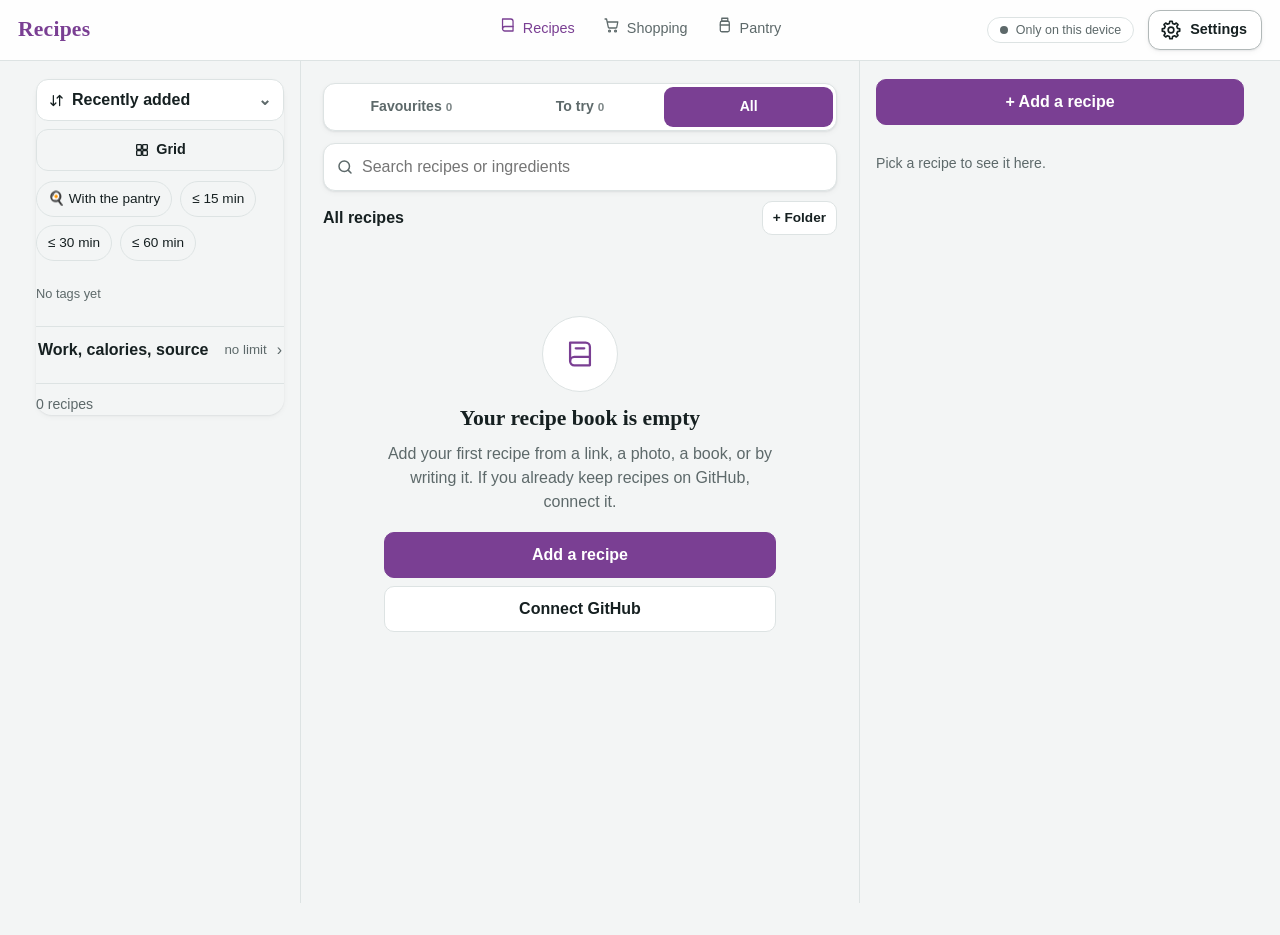
<file: index.html>
<!DOCTYPE html>
<html lang="it">
<head>
  <meta charset="utf-8">
  <meta name="viewport" content="width=device-width, initial-scale=1, viewport-fit=cover, interactive-widget=resizes-content">
  <title>Ricette</title>
  <meta name="theme-color" content="#151a1b">
  <script>/* v52: light or dark (Settings → Lingua e aspetto) and the colour, before the first paint; js/theme.js takes over */(function(){var c='auto',a='';try{var o=JSON.parse(localStorage.getItem('ricette.look')||'null');c=localStorage.getItem('ricette-theme')||(o&&o.theme)||'auto';a=localStorage.getItem('ricette-accent')||(o&&o.accent)||''}catch(e){}var h=document.documentElement,d=c==='dark'||(c!=='light'&&matchMedia('(prefers-color-scheme: dark)').matches);h.className=d?'dark':'light';if(a&&a!=='melanzana')h.dataset.accent=a;var m=document.querySelector('meta[name=theme-color]');if(m)m.content=d?'#151a1b':'#ffffff';})()</script>
  <meta name="apple-mobile-web-app-capable" content="yes">
  <meta name="mobile-web-app-capable" content="yes">
  <meta name="apple-mobile-web-app-status-bar-style" content="default">
  <meta name="apple-mobile-web-app-title" content="Ricette">
  <link rel="manifest" href="manifest.webmanifest">
  <!-- v54.2: PNG only, under new names: Firefox on Android picked the SVG (which Android cannot draw) and kept old icons by address -->
  <link rel="icon" href="icons/ricette-192.png" sizes="192x192" type="image/png">
  <link rel="icon" href="icons/ricette-512.png" sizes="512x512" type="image/png">
  <link rel="apple-touch-icon" href="icons/ricette-180.png" sizes="180x180">
  <link rel="stylesheet" href="css/style.css">
  <link rel="stylesheet" href="css/shoplist.css">
</head>
<body>
  <header class="top">
    <h1><a id="app-title" class="home-link" href="#/recipes">Ricette</a></h1>
    <button id="sync" class="sync local" type="button"><span class="dot"></span><span id="sync-label"></span></button>
    <a id="settings-link" class="gear" href="#/settings" aria-label="Impostazioni"><svg viewBox="0 0 24 24" aria-hidden="true"><path d="M10.27 4.80 L10.72 2.49 L13.28 2.49 L13.73 4.80 L15.87 5.69 L17.82 4.37 L19.63 6.18 L18.31 8.13 L19.20 10.27 L21.51 10.72 L21.51 13.28 L19.20 13.73 L18.31 15.87 L19.63 17.82 L17.82 19.63 L15.87 18.31 L13.73 19.20 L13.28 21.51 L10.72 21.51 L10.27 19.20 L8.13 18.31 L6.18 19.63 L4.37 17.82 L5.69 15.87 L4.80 13.73 L2.49 13.28 L2.49 10.72 L4.80 10.27 L5.69 8.13 L4.37 6.18 L6.18 4.37 L8.13 5.69 Z"/><circle cx="12" cy="12" r="3.1"/></svg><span class="gear-label" id="gear-label"></span></a>
  </header>

  <main id="view"></main>

  <nav class="tabs">
    <a href="#/recipes" data-tab="recipes"><span class="ico" aria-hidden="true">
      <svg viewBox="0 0 24 24"><path d="M5 4h11a3 3 0 0 1 3 3v13H8a3 3 0 0 1-3-3z"/><path d="M5 17a3 3 0 0 1 3-3h11"/></svg></span><span class="label"></span></a>
    <a href="#/list" data-tab="list"><span class="ico" aria-hidden="true">
      <svg viewBox="0 0 24 24"><path d="M3 4h2l2.4 11.2a1 1 0 0 0 1 .8h9.2a1 1 0 0 0 1-.8L20 8H6.2"/><circle cx="9" cy="20" r="1.3"/><circle cx="17" cy="20" r="1.3"/></svg></span><span class="label"></span></a>
    <a href="#/pantry" data-tab="pantry"><span class="ico" aria-hidden="true">
      <svg viewBox="0 0 24 24"><rect x="6" y="7" width="12" height="14" rx="2"/><path d="M8 3h8v4H8zM6 12h12"/></svg></span><span class="label"></span></a>
  </nav>

  <dialog id="modal"></dialog>
  <dialog id="scanner" class="scanner-dialog"></dialog>
  <div id="toast" role="status" aria-live="polite"></div>

  <script type="module" src="js/app.js"></script>
</body>
</html>
</file>
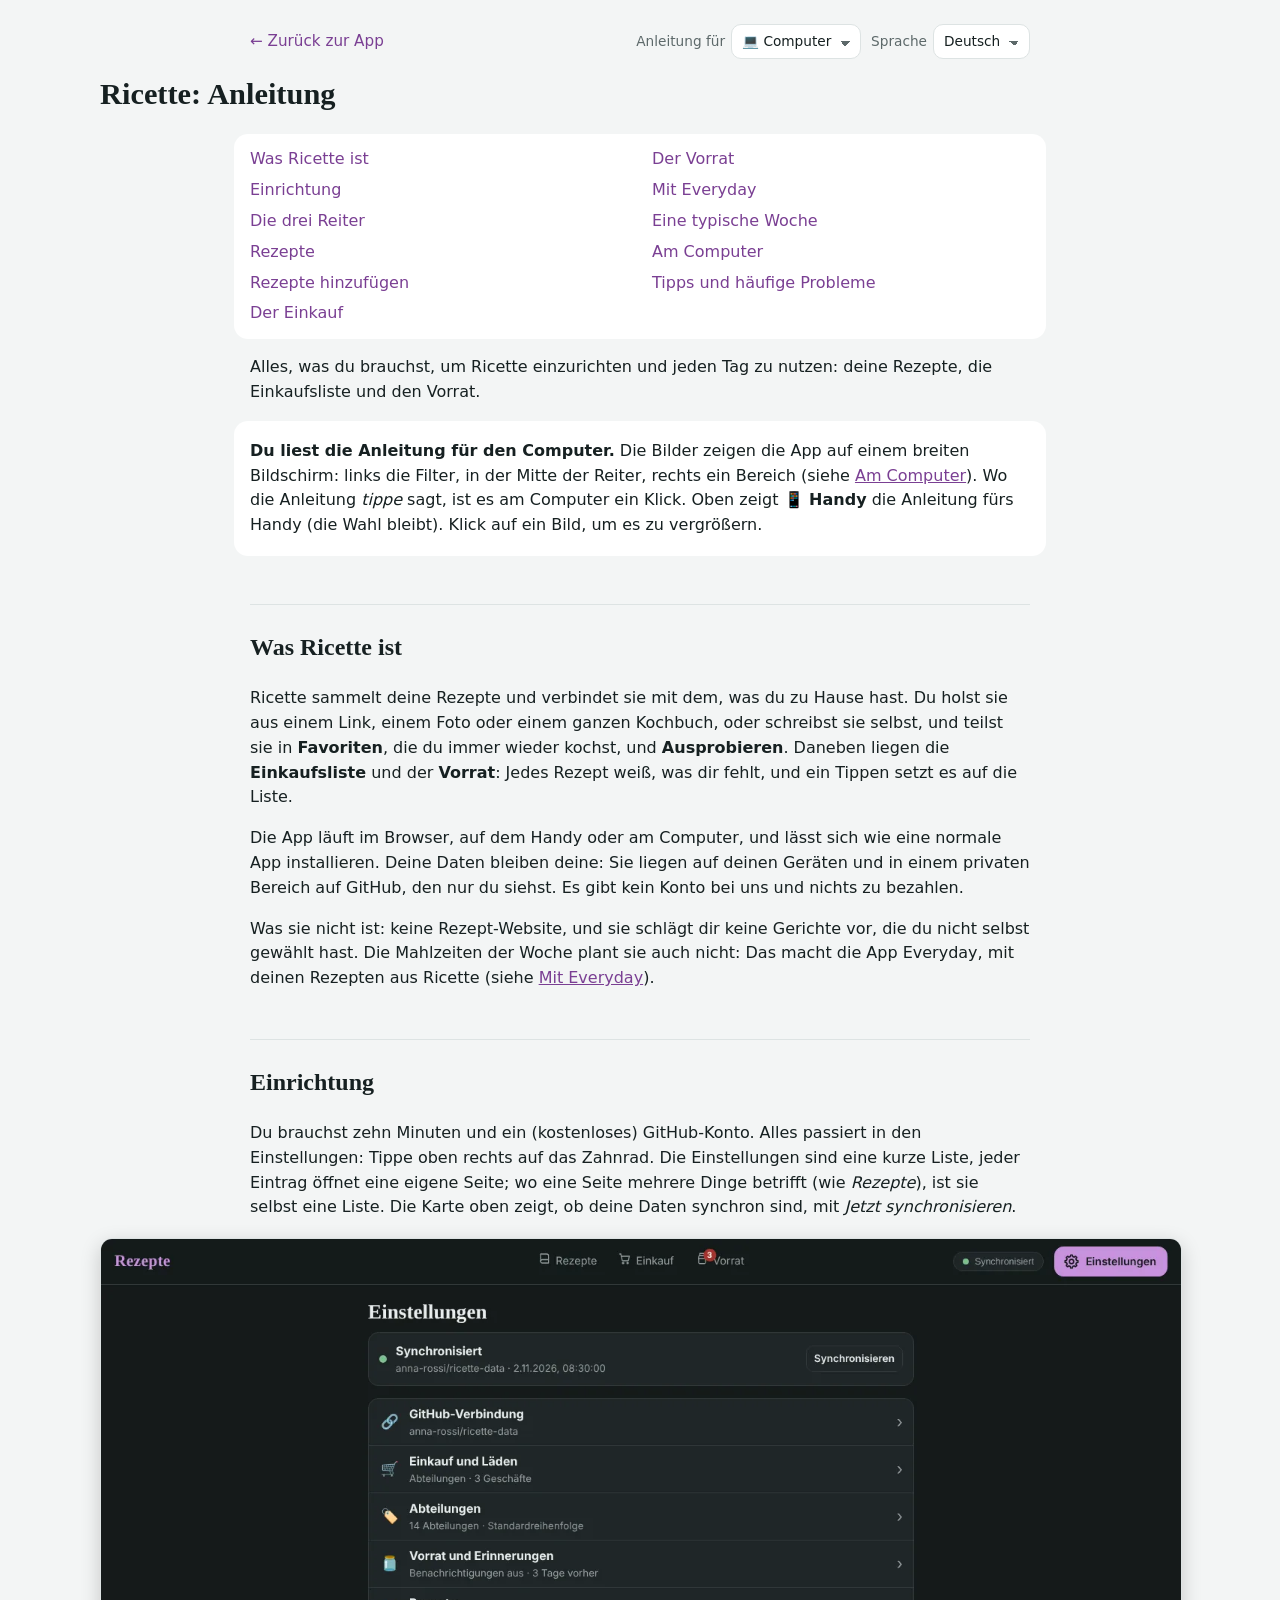
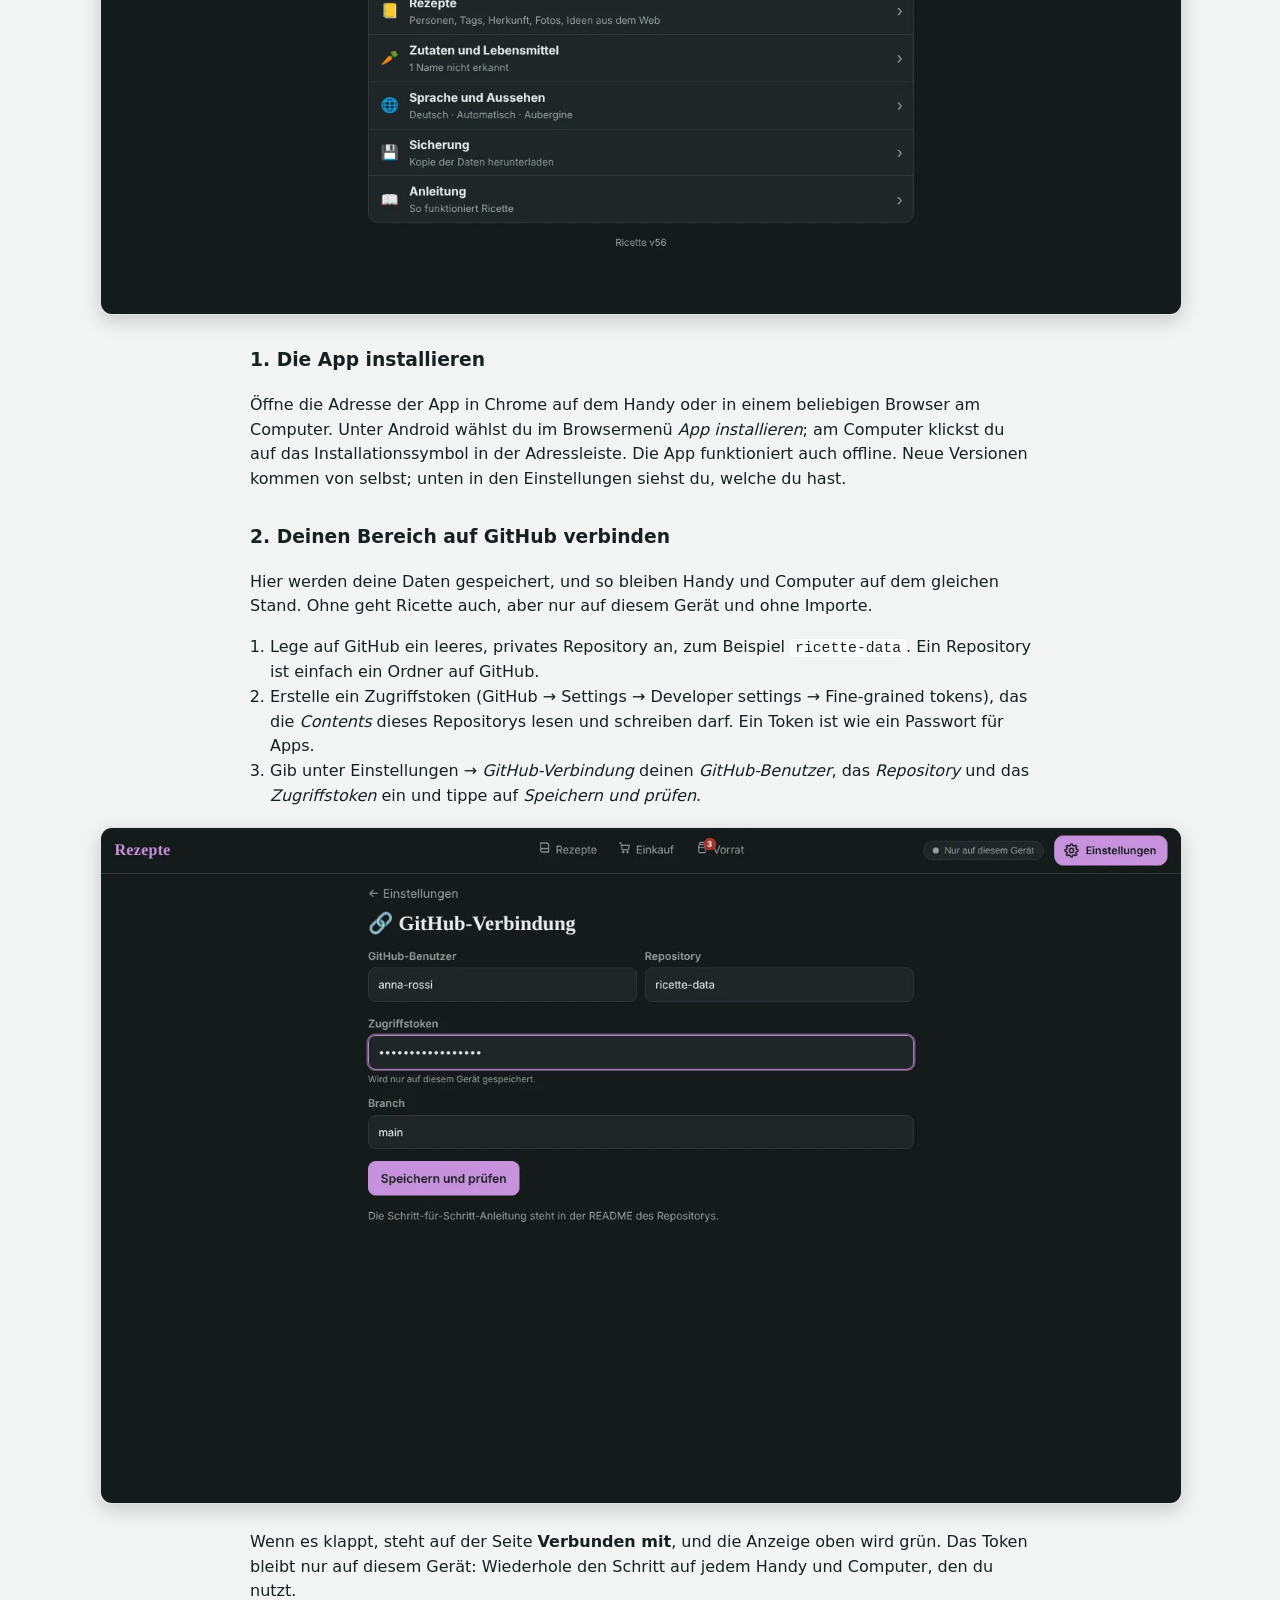
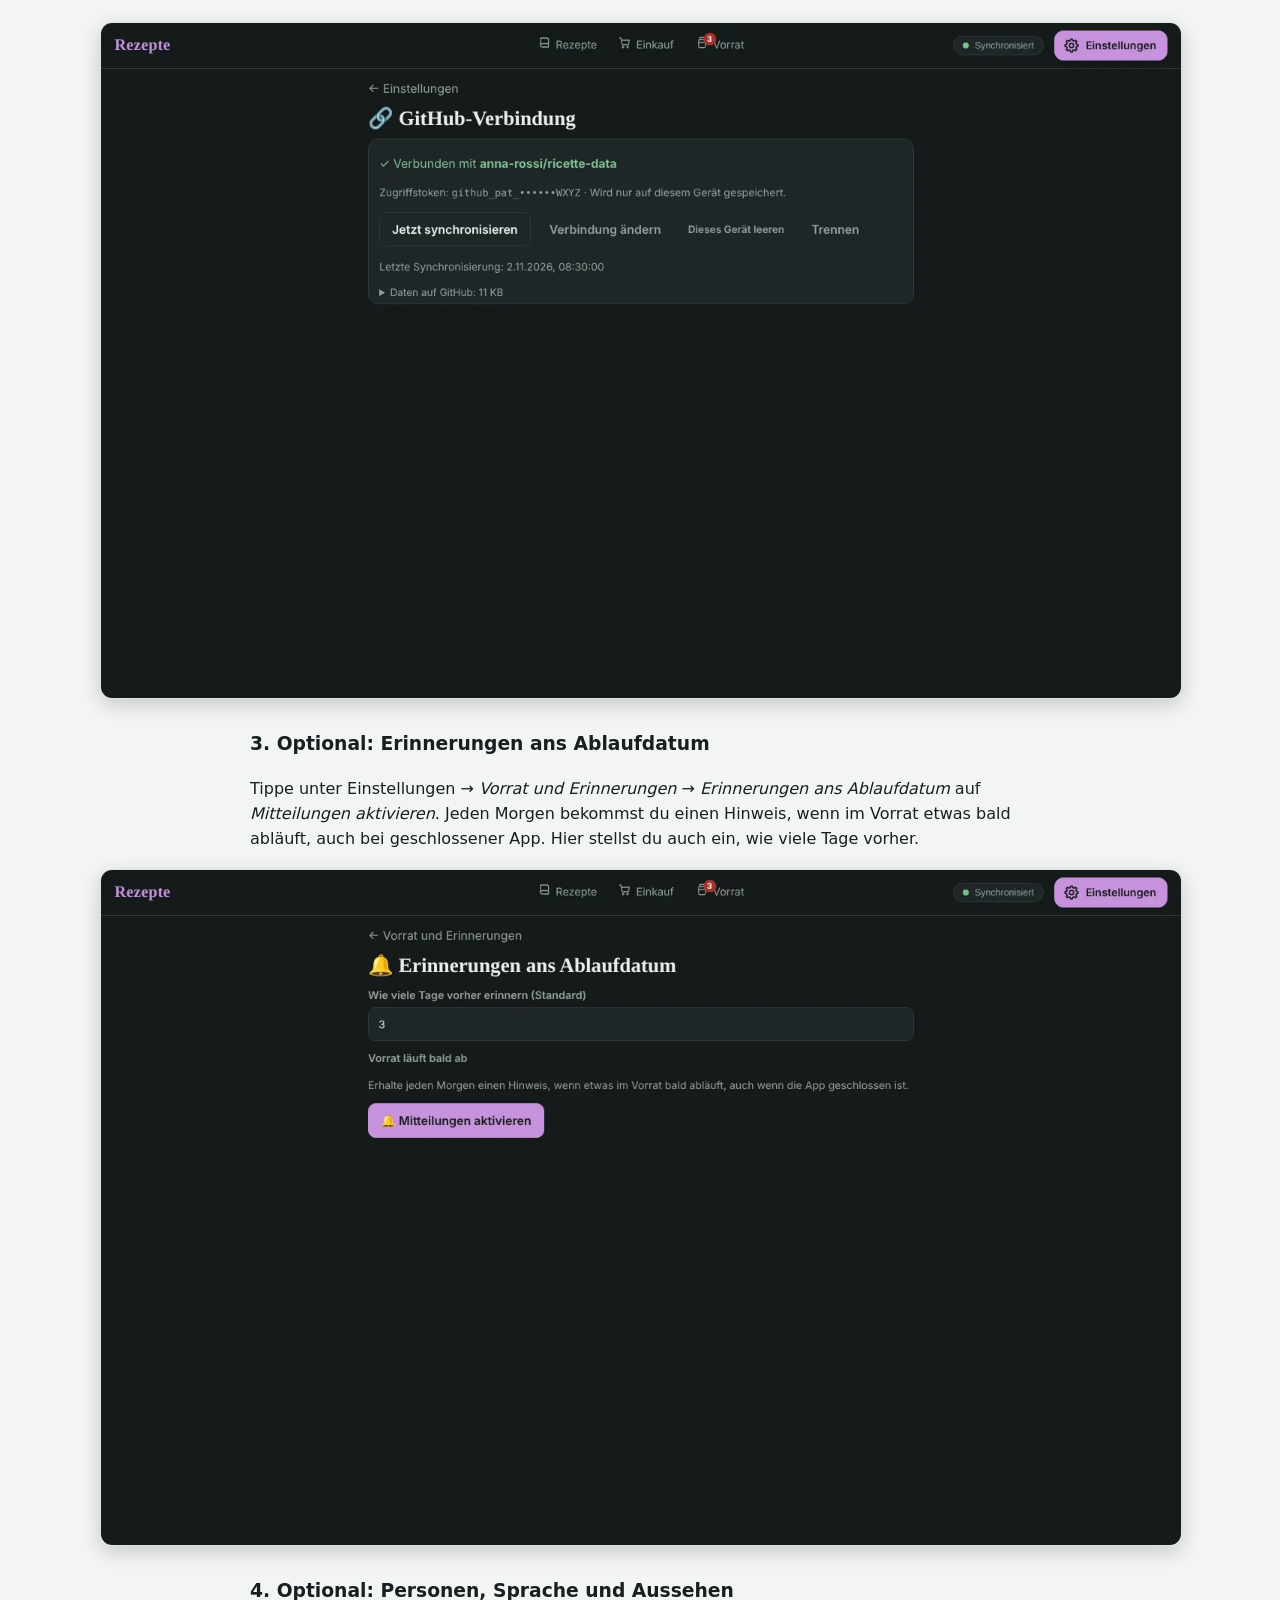
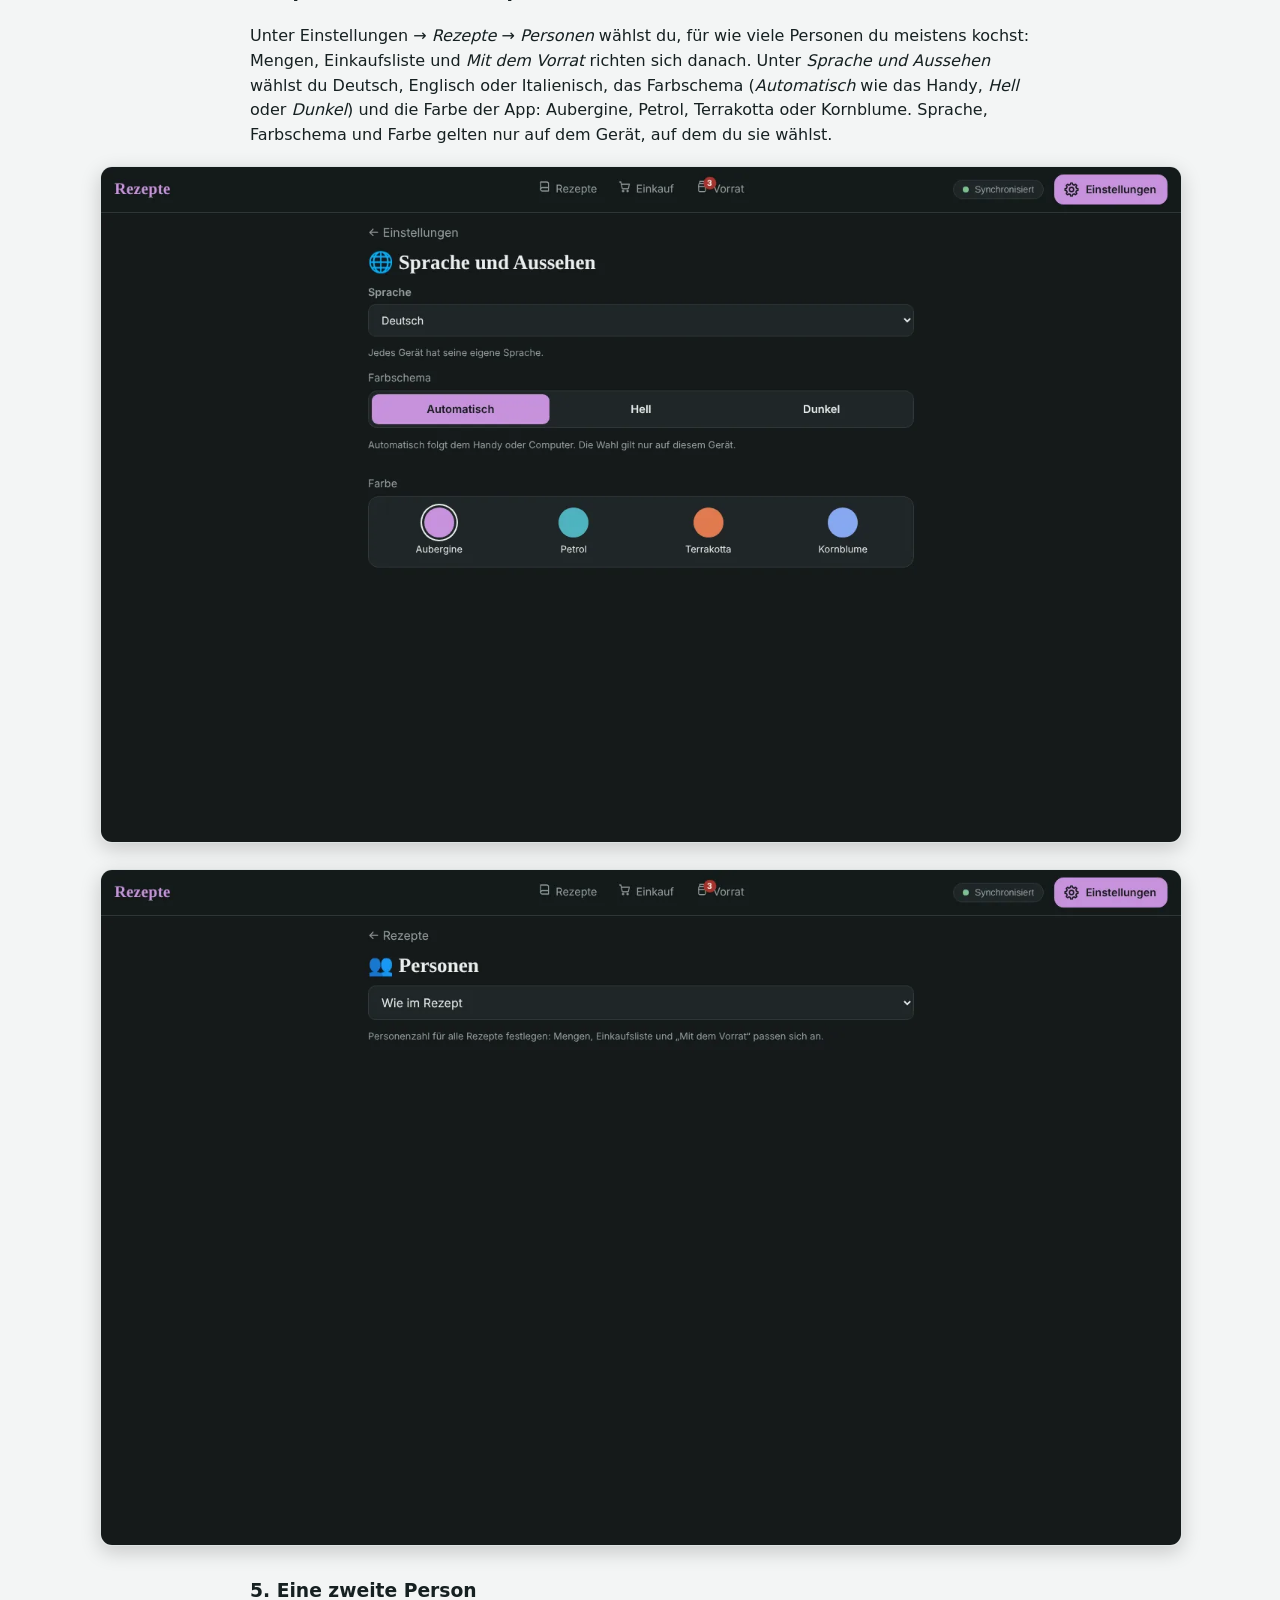
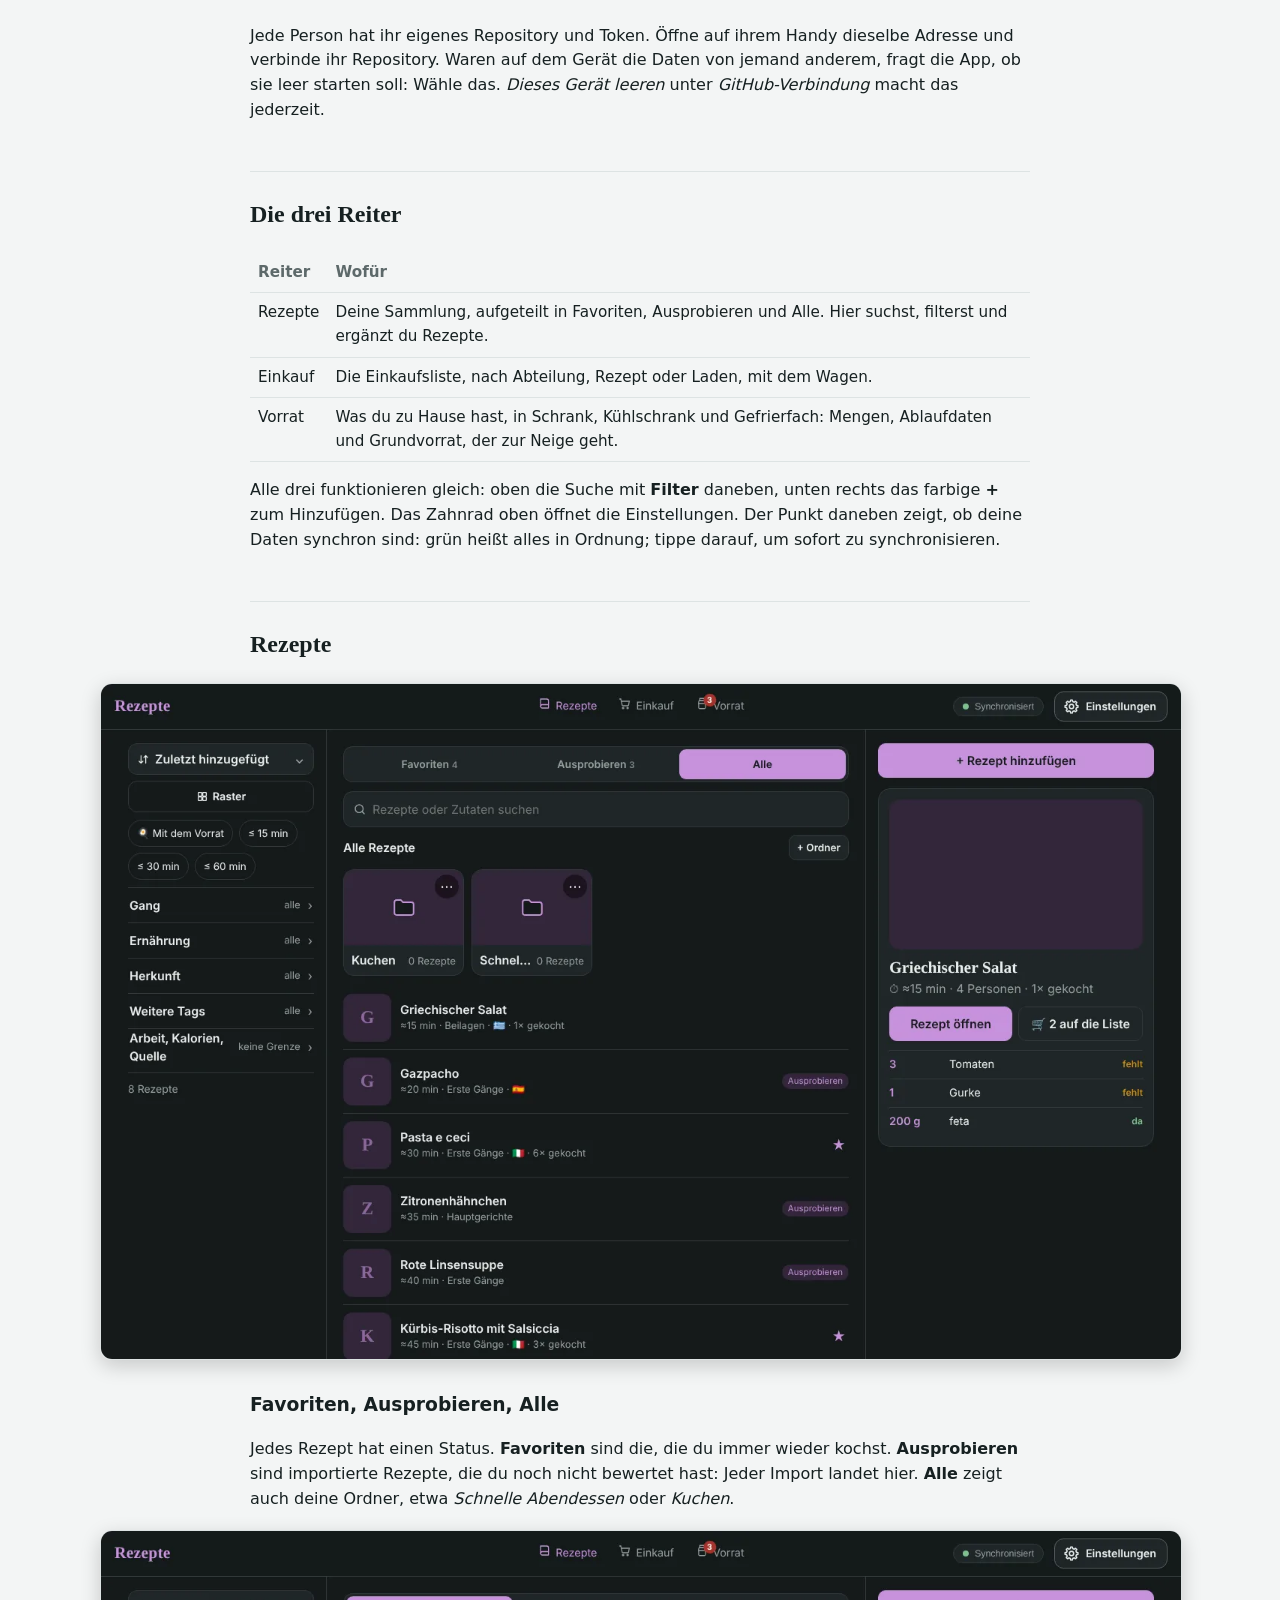
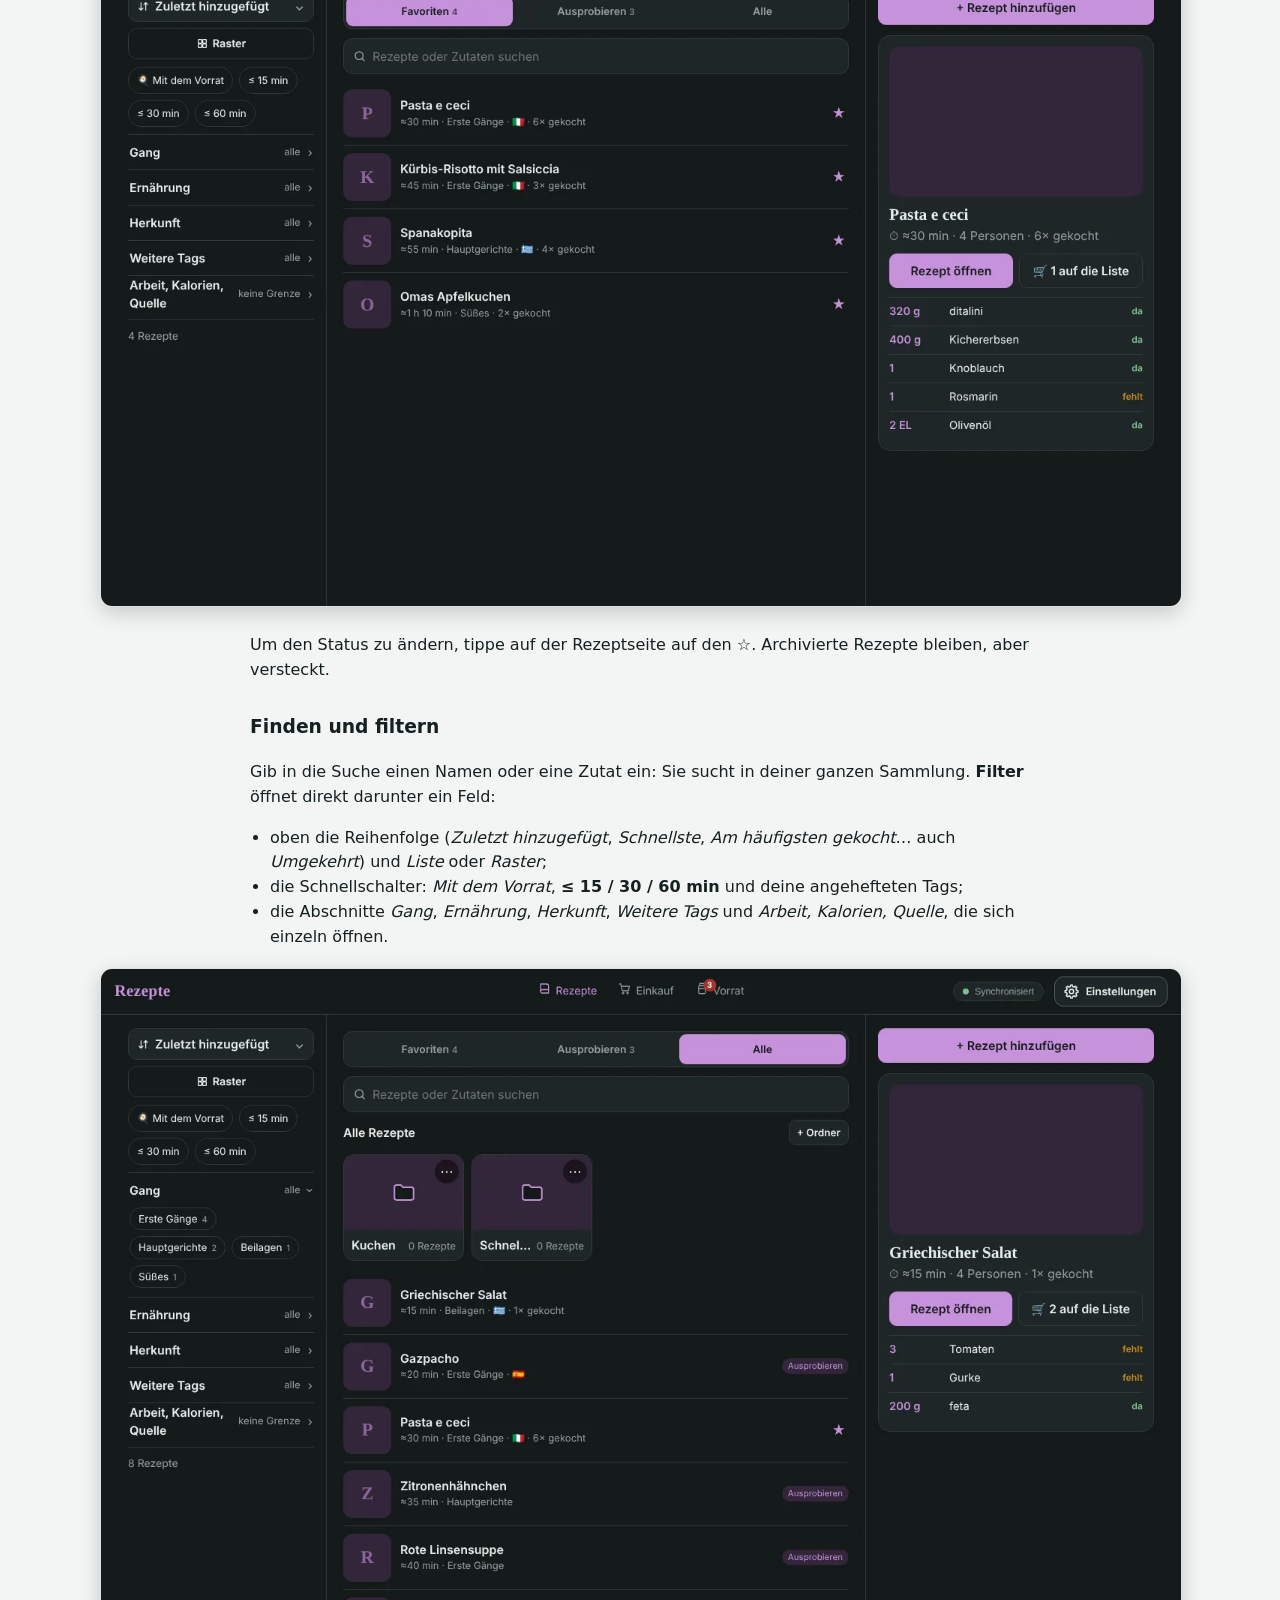
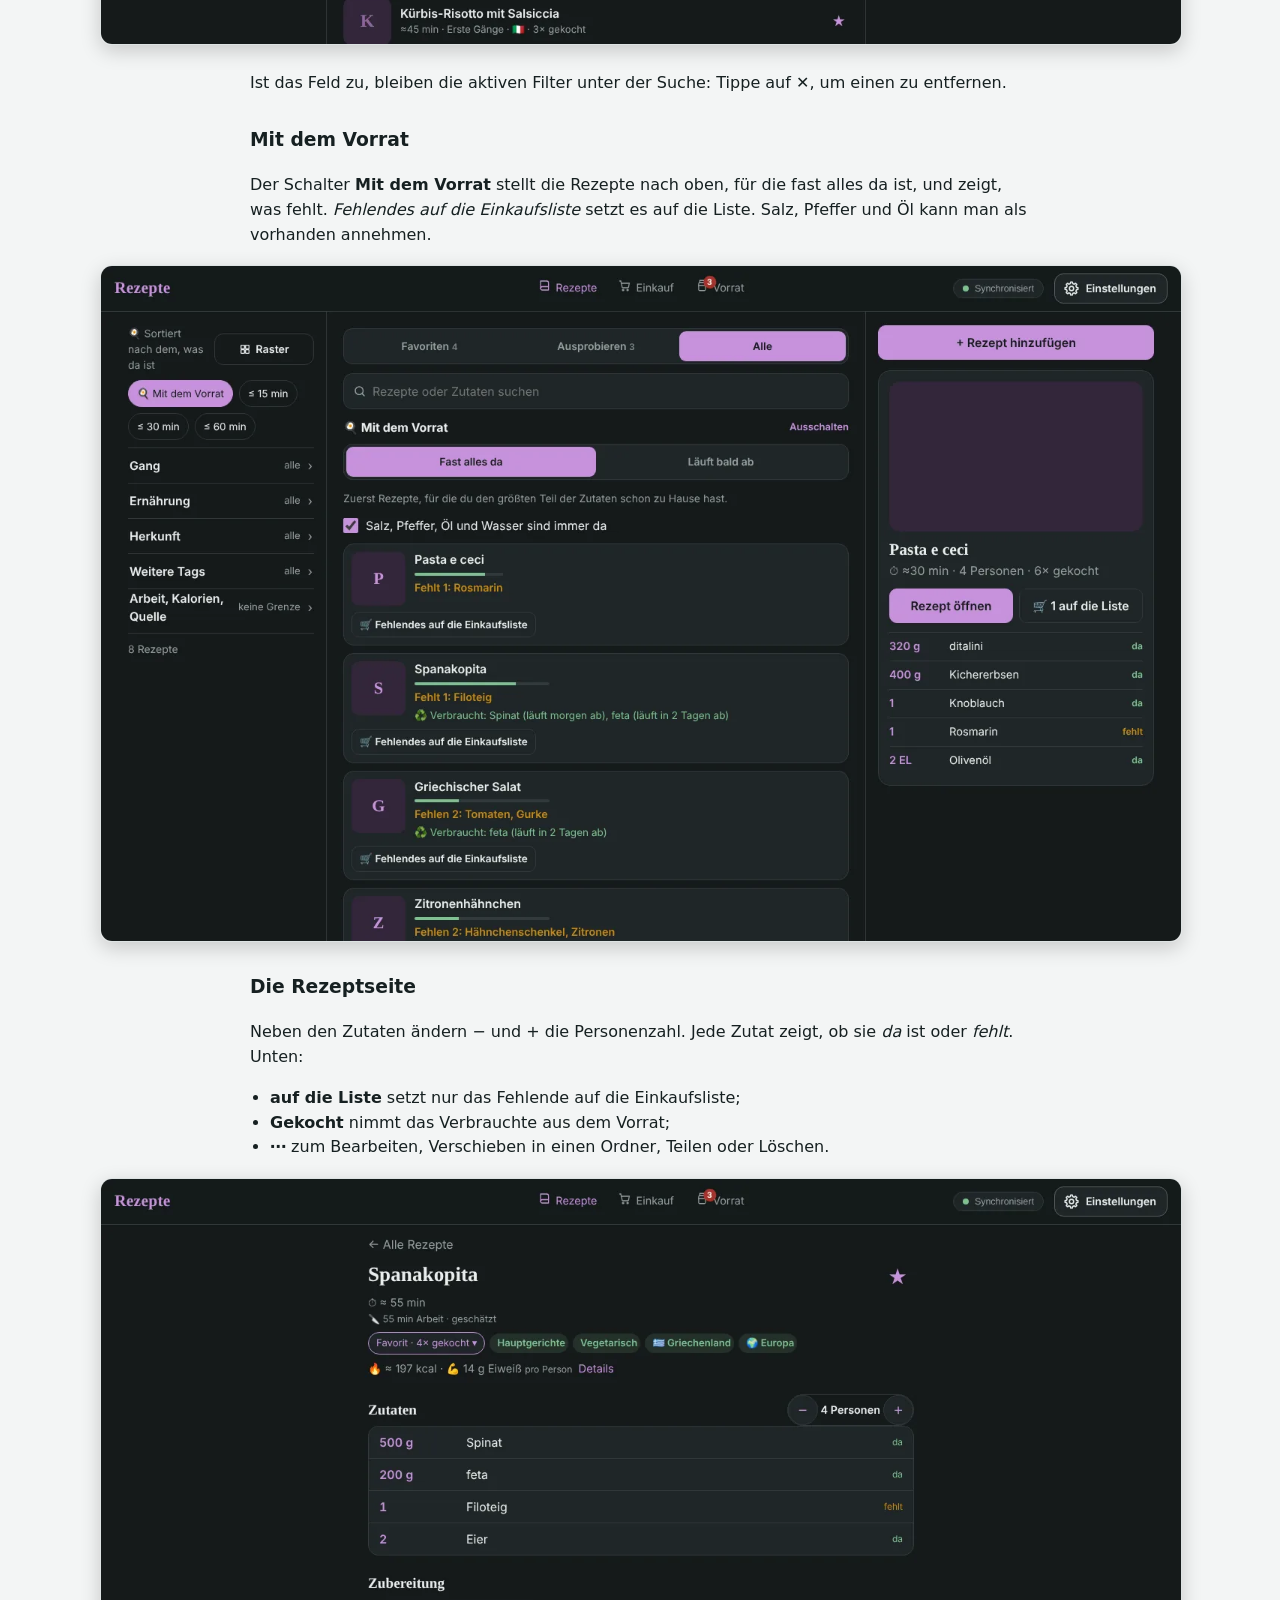
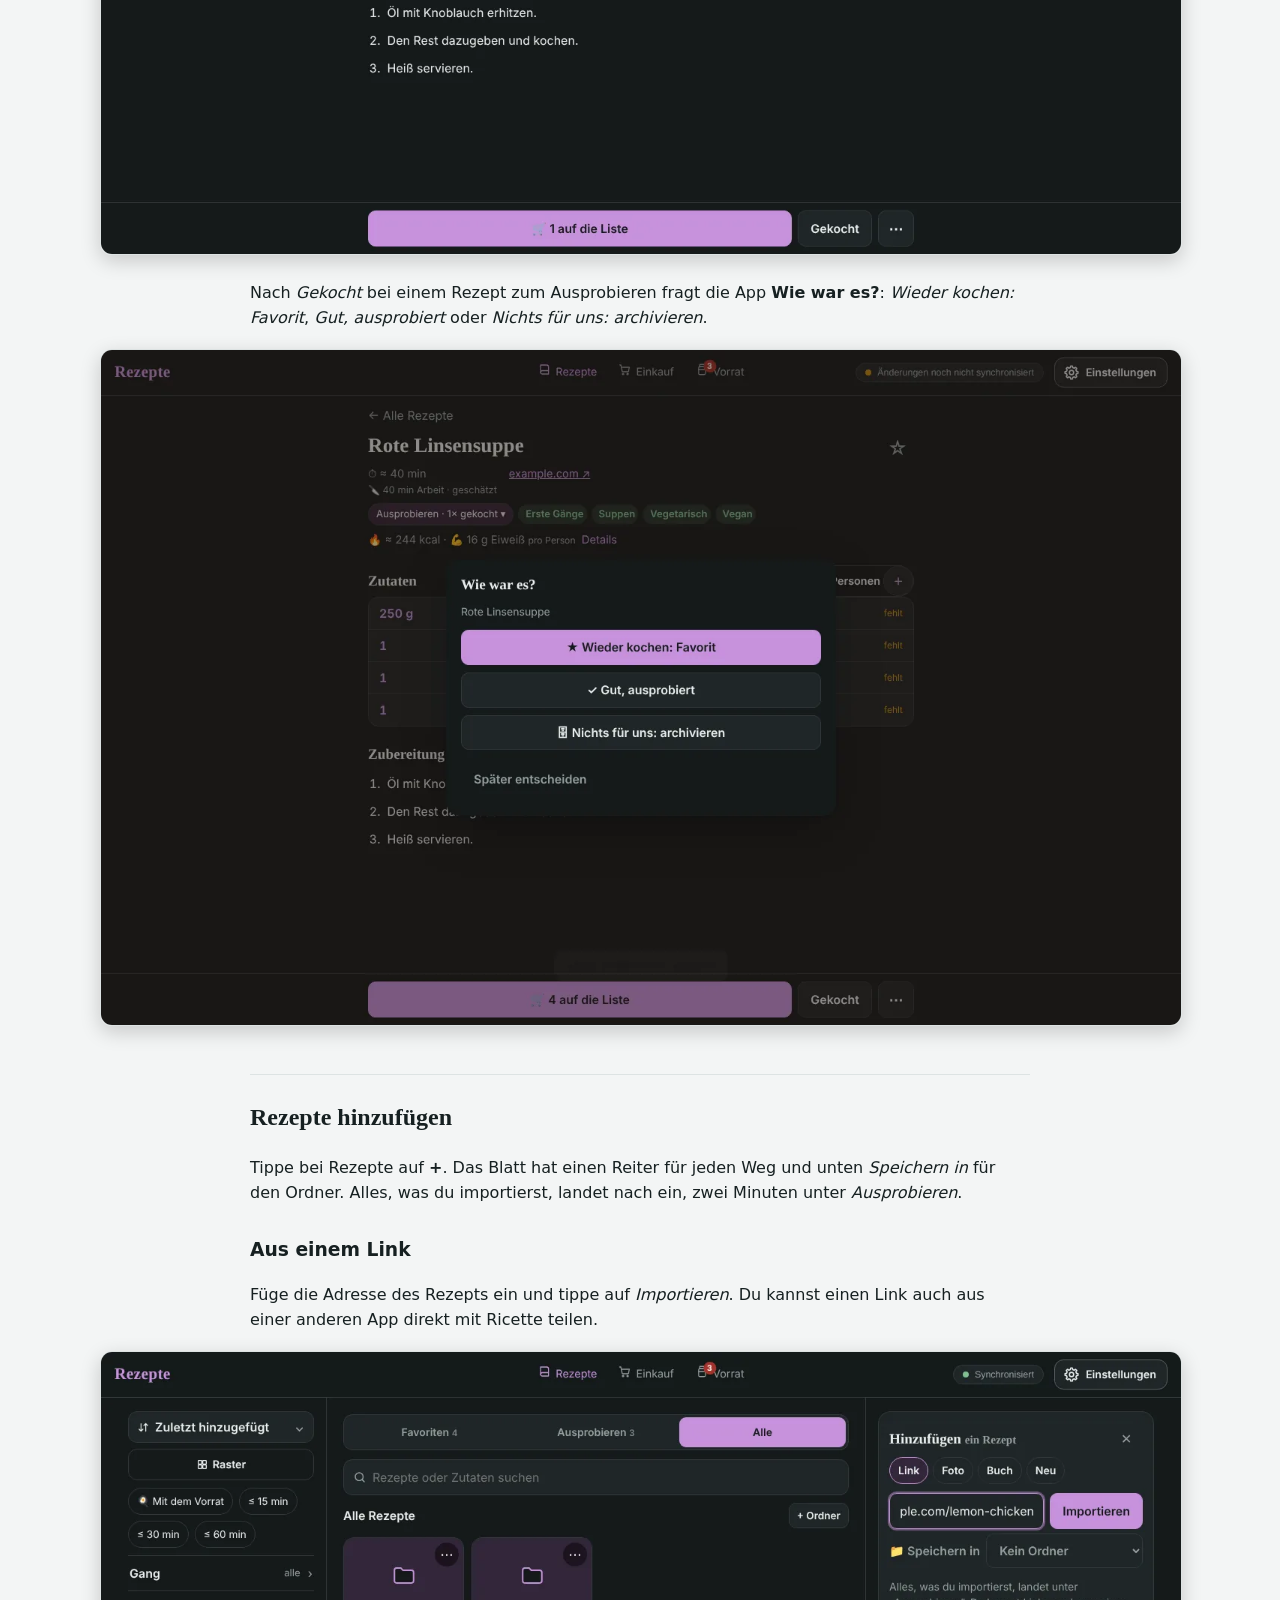
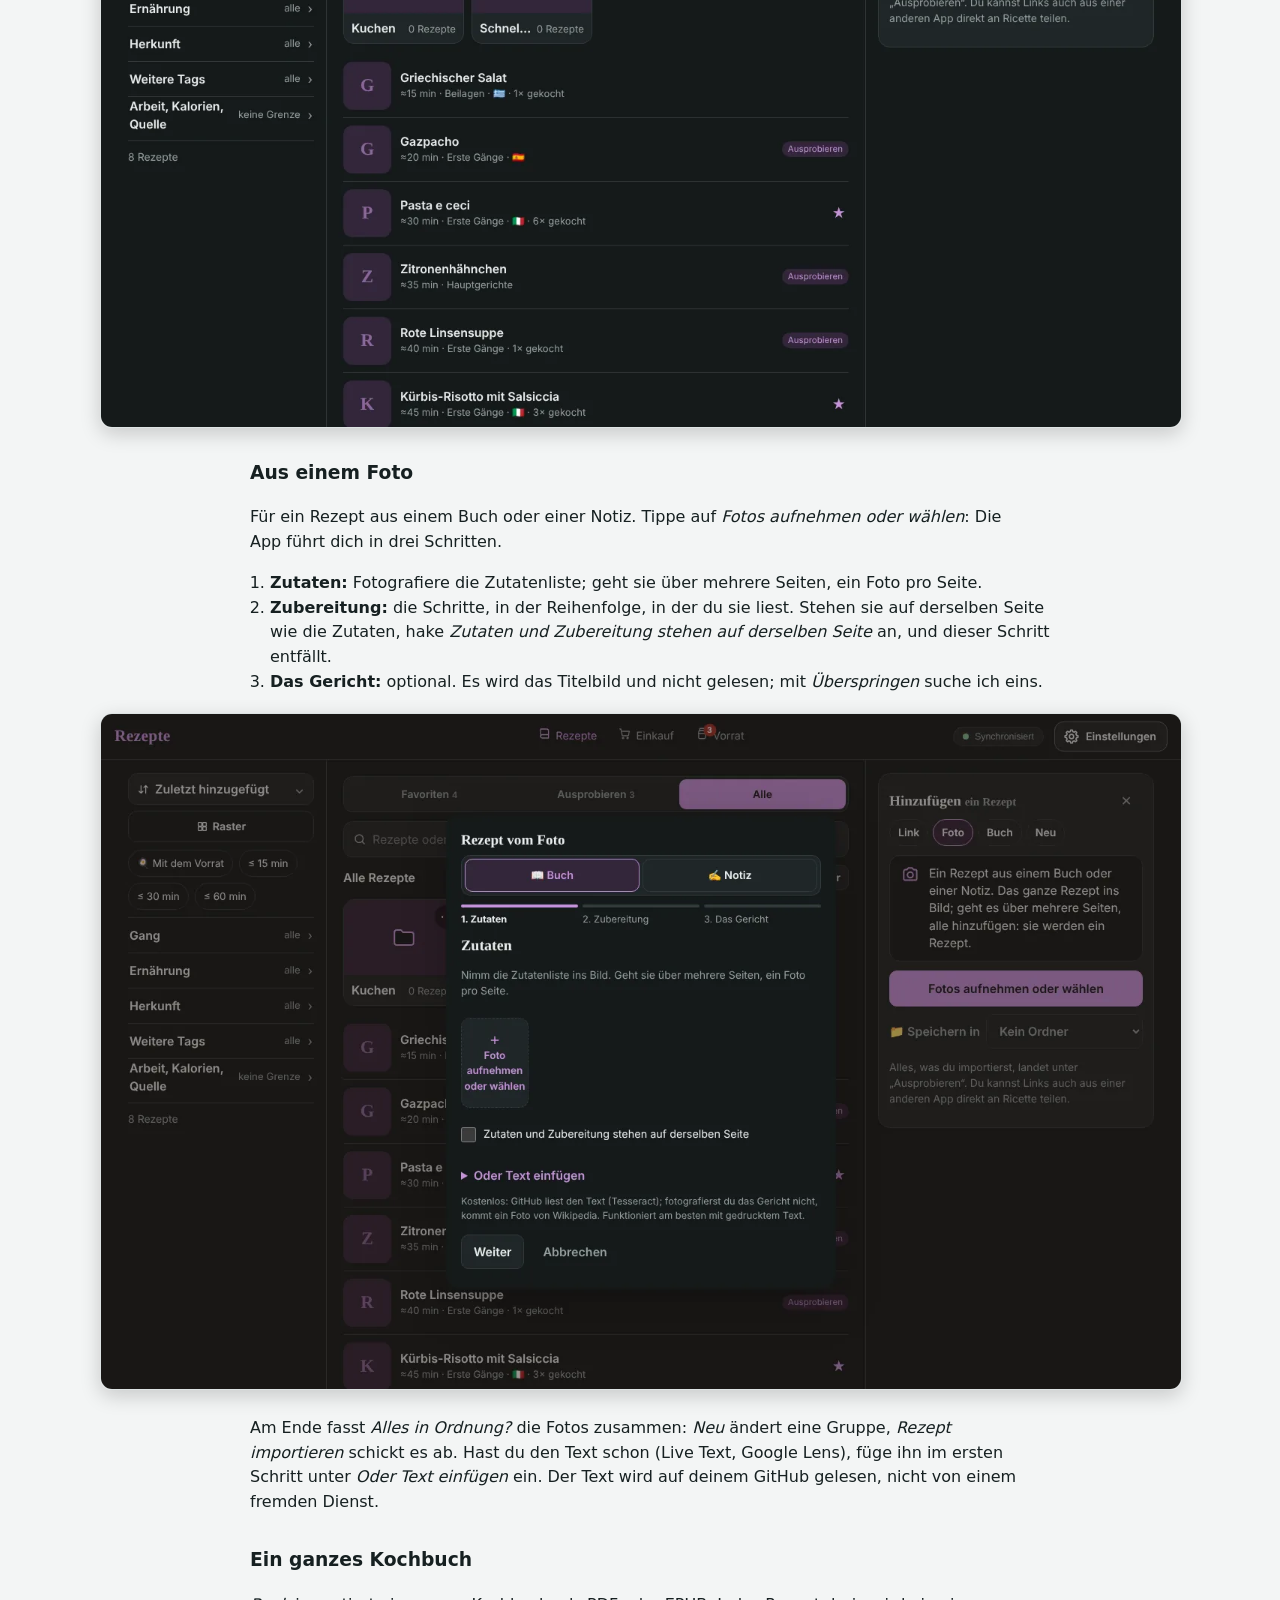
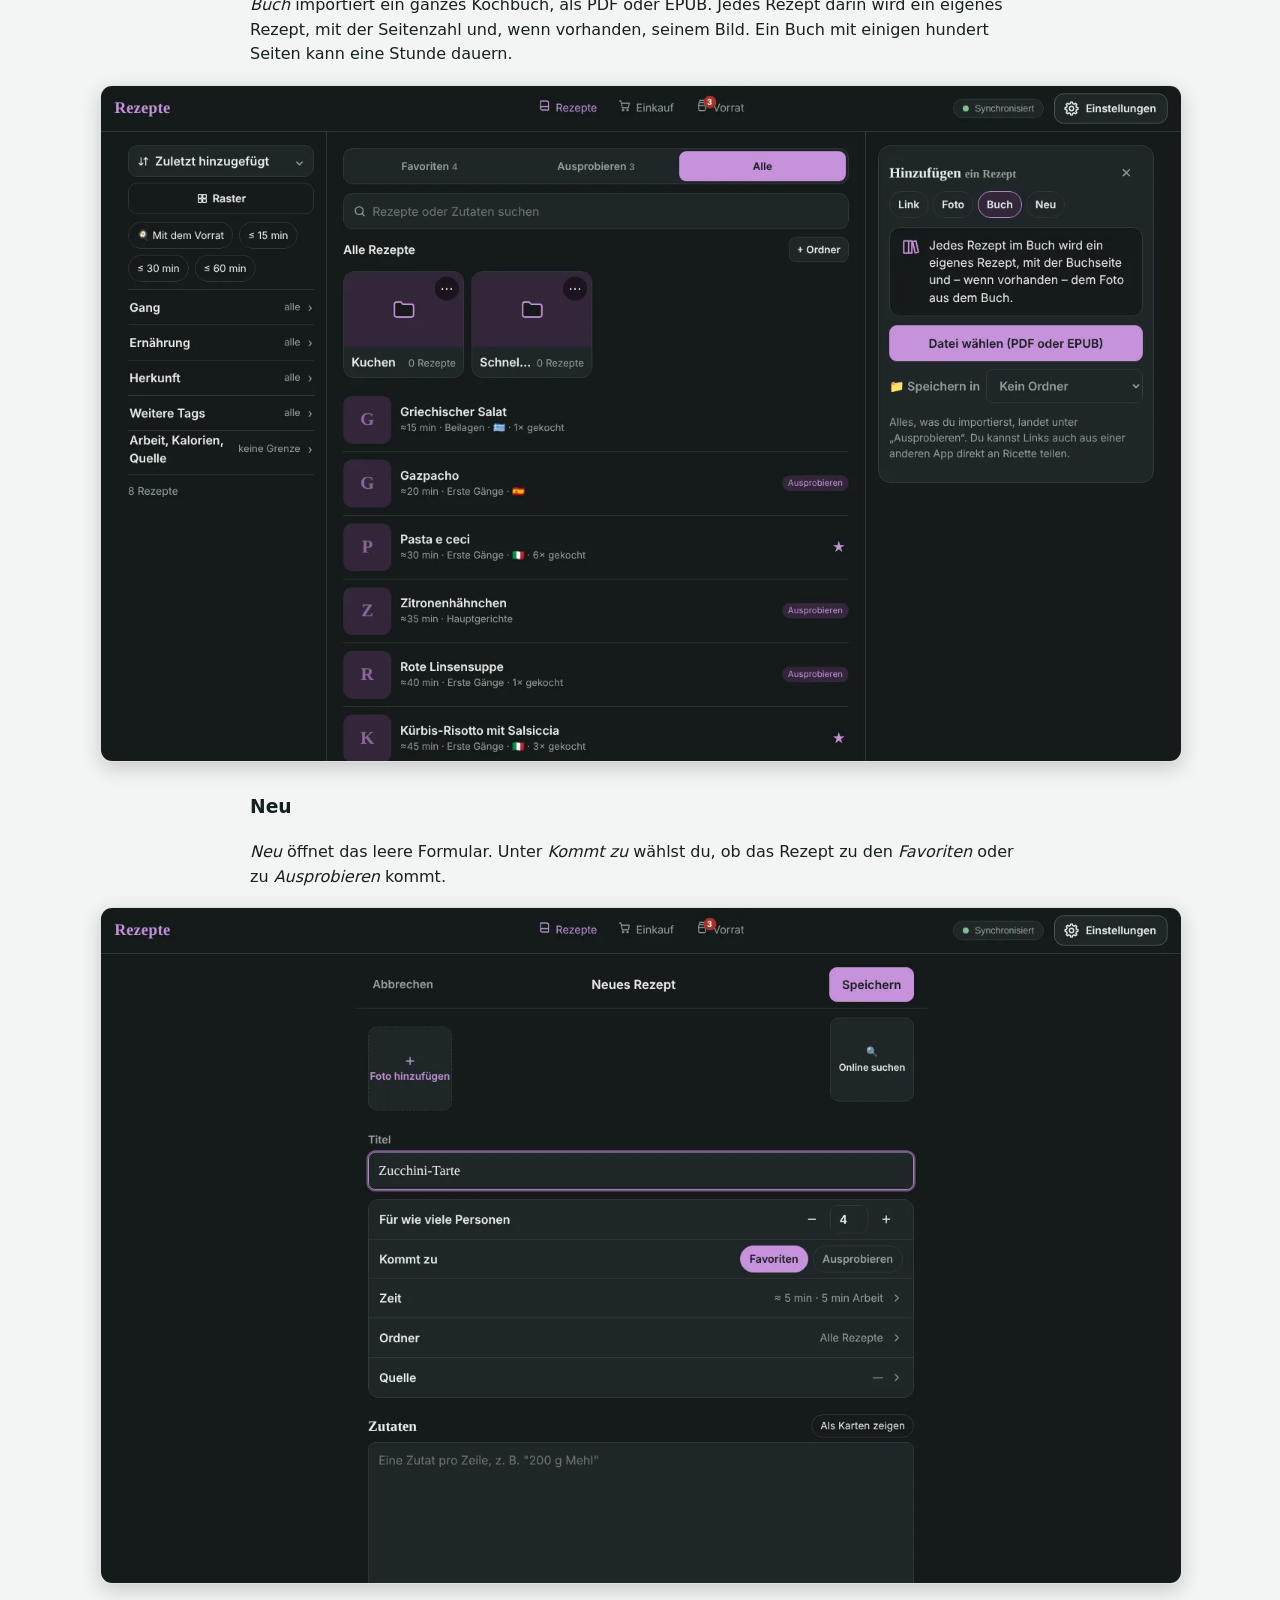
<file: guide-de.html>
<!doctype html><html lang="de"><head><meta charset="utf-8"><meta name="viewport" content="width=device-width,initial-scale=1"><title>Ricette · Anleitung</title><script>(function(){var h=document.documentElement,m,t='auto',a='';try{m=localStorage.getItem('guideMode');t=localStorage.getItem('ricette-theme')||'auto';a=localStorage.getItem('ricette-accent')||''}catch(e){}var w=innerWidth,d=m?m==='desk':w>=1000||(w>=700&&matchMedia('(pointer:fine)').matches);if(d)h.classList.add('desk');h.classList.add(t==='dark'||(t!=='light'&&matchMedia('(prefers-color-scheme: dark)').matches)?'dark':'light');if(a&&a!=='melanzana')h.dataset.accent=a})()</script><style>
:root{color-scheme:light;--bg:#f3f5f5;--ink:#162021;--muted:#5d696a;--line:#dde3e3;--acc:#7a3f93;--card:#ffffff}
:root.dark{color-scheme:dark;--bg:#151a1b;--ink:#e9eeec;--muted:#94a09f;--line:#313b3c;--acc:#c792dc;--card:#1f2627}
:root[data-accent=petrolio]{--acc:#1d6b75}:root[data-accent=terracotta]{--acc:#b5532d}:root[data-accent=fiordaliso]{--acc:#3657b0}
:root.dark[data-accent=petrolio]{--acc:#4fb3bf}:root.dark[data-accent=terracotta]{--acc:#e07a4f}:root.dark[data-accent=fiordaliso]{--acc:#86a8f2}
body{margin:0;background:var(--bg);color:var(--ink);font:16px/1.55 system-ui,-apple-system,Segoe UI,Roboto,sans-serif}
main{max-width:720px;margin:0 auto;padding:16px 18px 60px}
h1{font-family:Georgia,serif;font-size:1.9rem;margin:.4em 0}h2{font-family:Georgia,serif;margin-top:2em;border-top:1px solid var(--line);padding-top:1em}
h3{margin-top:1.6em}a{color:var(--acc)}code{background:var(--card);padding:1px 5px;border-radius:5px;font-size:.92em}
img{display:block;max-width:300px;width:100%;margin:14px auto;border:1px solid var(--line);border-radius:18px;box-shadow:0 6px 20px rgba(0,0,0,.18);cursor:zoom-in}
table{border-collapse:collapse;width:100%;font-size:.95em}th,td{text-align:left;vertical-align:top;padding:8px;border-bottom:1px solid var(--line)}th{color:var(--muted);font-weight:600}
.top{display:flex;justify-content:space-between;align-items:center;gap:8px 12px;flex-wrap:wrap;font-size:.95em}.top a{text-decoration:none}
.top .pick{display:inline-flex;align-items:center;gap:6px;color:var(--muted);font-size:.9em}
.top select{font:inherit;color:var(--ink);background:var(--card);border:1px solid var(--line);border-radius:10px;padding:6px 28px 6px 10px;appearance:none;background-image:linear-gradient(45deg,transparent 50%,var(--muted) 50%),linear-gradient(135deg,var(--muted) 50%,transparent 50%);background-position:calc(100% - 15px) 55%,calc(100% - 10px) 55%;background-size:5px 5px;background-repeat:no-repeat;cursor:pointer}
.top .picks{display:flex;gap:10px;flex-wrap:wrap}
nav.toc{background:var(--card);border-radius:14px;padding:10px 16px;margin:16px 0}nav.toc a{display:block;padding:3px 0;text-decoration:none}
html:not(.desk) .dk,html:not(.desk) .desk-only,html.desk .ph,html.desk .phone-only{display:none}
html.desk main{max-width:1080px;padding:24px 32px 80px}
html.desk main>p,html.desk main>ul,html.desk main>ol,html.desk main>table,html.desk main>h2,html.desk main>h3,html.desk main>div,html.desk nav.toc{max-width:780px;margin-left:auto;margin-right:auto}
html.desk nav.toc{columns:2;column-gap:24px}
html.desk main>p:has(img.dk),html.desk main>p:has(img.wide){max-width:none}
html.desk img.dk,html.desk img.wide{max-width:100%;border-radius:12px;margin:18px auto 26px}
img.wide{max-width:100%;border-radius:12px}
html.desk .desk-only{background:var(--card);border-radius:14px;padding:2px 16px}
.zoom{position:fixed;inset:0;z-index:9;background:rgba(0,0,0,.86);display:flex;align-items:center;justify-content:center;padding:2vw;cursor:zoom-out}
.zoom img{max-width:100%;max-height:100%;width:auto;margin:0;border:0;box-shadow:none;cursor:zoom-out}
</style></head><body><main><div class="top"><a href="./#/settings">← Zurück zur App</a><span class="picks"><label class="pick">Anleitung für <select id="mode"><option value="phone">📱 Handy</option><option value="desk">💻 Computer</option></select></label><label class="pick">Sprache <select id="lang"><option value="guide-it.html">Italiano</option><option value="guide-en.html">English</option><option value="guide-de.html" selected>Deutsch</option></select></label></span></div><h1 id="ricette-anleitung">Ricette: Anleitung</h1><nav class="toc"><a href="#was-ricette-ist">Was Ricette ist</a><a href="#einrichtung">Einrichtung</a><a href="#die-drei-reiter">Die drei Reiter</a><a href="#rezepte">Rezepte</a><a href="#rezepte-hinzufugen">Rezepte hinzufügen</a><a href="#der-einkauf">Der Einkauf</a><a href="#der-vorrat">Der Vorrat</a><a href="#mit-everyday">Mit Everyday</a><a href="#eine-typische-woche">Eine typische Woche</a><a href="#am-computer">Am Computer</a><a href="#tipps-und-haufige-probleme">Tipps und häufige Probleme</a></nav>
<p>Alles, was du brauchst, um Ricette einzurichten und jeden Tag zu nutzen: deine Rezepte, die Einkaufsliste und den Vorrat.</p>
<div class="desk-only">
<p><strong>Du liest die Anleitung für den Computer.</strong> Die Bilder zeigen die App auf einem breiten Bildschirm: links die Filter, in der Mitte der Reiter, rechts ein Bereich (siehe <a href="#am-computer">Am Computer</a>). Wo die Anleitung <em>tippe</em> sagt, ist es am Computer ein Klick. Oben zeigt <strong>📱 Handy</strong> die Anleitung fürs Handy (die Wahl bleibt). Klick auf ein Bild, um es zu vergrößern.</p>
</div>
<div class="phone-only">
<p><em>Das ist die Anleitung fürs Handy. Oben zeigt </em><em>💻 Computer</em><em> die für den Computer.</em></p>
</div>
<h2 id="was-ricette-ist">Was Ricette ist</h2>
<p>Ricette sammelt deine Rezepte und verbindet sie mit dem, was du zu Hause hast. Du holst sie aus einem Link, einem Foto oder einem ganzen Kochbuch, oder schreibst sie selbst, und teilst sie in <strong>Favoriten</strong>, die du immer wieder kochst, und <strong>Ausprobieren</strong>. Daneben liegen die <strong>Einkaufsliste</strong> und der <strong>Vorrat</strong>: Jedes Rezept weiß, was dir fehlt, und ein Tippen setzt es auf die Liste.</p>
<p>Die App läuft im Browser, auf dem Handy oder am Computer, und lässt sich wie eine normale App installieren. Deine Daten bleiben deine: Sie liegen auf deinen Geräten und in einem privaten Bereich auf GitHub, den nur du siehst. Es gibt kein Konto bei uns und nichts zu bezahlen.</p>
<p>Was sie nicht ist: keine Rezept-Website, und sie schlägt dir keine Gerichte vor, die du nicht selbst gewählt hast. Die Mahlzeiten der Woche plant sie auch nicht: Das macht die App Everyday, mit deinen Rezepten aus Ricette (siehe <a href="#mit-everyday">Mit Everyday</a>).</p>
<h2 id="einrichtung">Einrichtung</h2>
<p>Du brauchst zehn Minuten und ein (kostenloses) GitHub-Konto. Alles passiert in den Einstellungen: Tippe oben rechts auf das Zahnrad. Die Einstellungen sind eine kurze Liste, jeder Eintrag öffnet eine eigene Seite; wo eine Seite mehrere Dinge betrifft (wie <em>Rezepte</em>), ist sie selbst eine Liste. Die Karte oben zeigt, ob deine Daten synchron sind, mit <em>Jetzt synchronisieren</em>.</p>
<p><img class="ph" loading="lazy" alt="Einstellungen: oben die Synchronisierung, darunter die Seiten" src="guide/de/03-settings.webp" /><img class="dk" loading="lazy" alt="Einstellungen: oben die Synchronisierung, darunter die Seiten" src="guide/de/desk/03-settings.webp" /></p>
<h3 id="1-die-app-installieren">1. Die App installieren</h3>
<p>Öffne die Adresse der App in Chrome auf dem Handy oder in einem beliebigen Browser am Computer. Unter Android wählst du im Browsermenü <em>App installieren</em>; am Computer klickst du auf das Installationssymbol in der Adressleiste. Die App funktioniert auch offline. Neue Versionen kommen von selbst; unten in den Einstellungen siehst du, welche du hast.</p>
<h3 id="2-deinen-bereich-auf-github-verbinden">2. Deinen Bereich auf GitHub verbinden</h3>
<p>Hier werden deine Daten gespeichert, und so bleiben Handy und Computer auf dem gleichen Stand. Ohne geht Ricette auch, aber nur auf diesem Gerät und ohne Importe.</p>
<ol>
<li>Lege auf GitHub ein leeres, privates Repository an, zum Beispiel <code>ricette-data</code>. Ein Repository ist einfach ein Ordner auf GitHub.</li>
<li>Erstelle ein Zugriffstoken (GitHub → Settings → Developer settings → Fine-grained tokens), das die <em>Contents</em> dieses Repositorys lesen und schreiben darf. Ein Token ist wie ein Passwort für Apps.</li>
<li>Gib unter Einstellungen → <em>GitHub-Verbindung</em> deinen <em>GitHub-Benutzer</em>, das <em>Repository</em> und das <em>Zugriffstoken</em> ein und tippe auf <em>Speichern und prüfen</em>.</li>
</ol>
<p><img class="ph" loading="lazy" alt="Benutzer, Repository und Token" src="guide/de/01-sync-form.webp" /><img class="dk" loading="lazy" alt="Benutzer, Repository und Token" src="guide/de/desk/01-sync-form.webp" /></p>
<p>Wenn es klappt, steht auf der Seite <strong>Verbunden mit</strong>, und die Anzeige oben wird grün. Das Token bleibt nur auf diesem Gerät: Wiederhole den Schritt auf jedem Handy und Computer, den du nutzt.</p>
<p><img class="ph" loading="lazy" alt="Verbunden: das Repository und die letzte Synchronisierung" src="guide/de/02-sync-connected.webp" /><img class="dk" loading="lazy" alt="Verbunden: das Repository und die letzte Synchronisierung" src="guide/de/desk/02-sync-connected.webp" /></p>
<h3 id="3-optional-erinnerungen-ans-ablaufdatum">3. Optional: Erinnerungen ans Ablaufdatum</h3>
<p>Tippe unter Einstellungen → <em>Vorrat und Erinnerungen</em> → <em>Erinnerungen ans Ablaufdatum</em> auf <em>Mitteilungen aktivieren</em>. Jeden Morgen bekommst du einen Hinweis, wenn im Vorrat etwas bald abläuft, auch bei geschlossener App. Hier stellst du auch ein, wie viele Tage vorher.</p>
<p><img class="ph" loading="lazy" alt="Vorrat und Erinnerungen" src="guide/de/04-settings-pantry.webp" /><img class="dk" loading="lazy" alt="Vorrat und Erinnerungen" src="guide/de/desk/04-settings-pantry.webp" /></p>
<h3 id="4-optional-personen-sprache-und-aussehen">4. Optional: Personen, Sprache und Aussehen</h3>
<p>Unter Einstellungen → <em>Rezepte</em> → <em>Personen</em> wählst du, für wie viele Personen du meistens kochst: Mengen, Einkaufsliste und <em>Mit dem Vorrat</em> richten sich danach. Unter <em>Sprache und Aussehen</em> wählst du Deutsch, Englisch oder Italienisch, das Farbschema (<em>Automatisch</em> wie das Handy, <em>Hell</em> oder <em>Dunkel</em>) und die Farbe der App: Aubergine, Petrol, Terrakotta oder Kornblume. Sprache, Farbschema und Farbe gelten nur auf dem Gerät, auf dem du sie wählst.</p>
<p><img class="ph" loading="lazy" alt="Sprache und Aussehen" src="guide/de/05-settings-look.webp" /><img class="dk" loading="lazy" alt="Sprache und Aussehen" src="guide/de/desk/05-settings-look.webp" /></p>
<p><img class="ph" loading="lazy" alt="Personen für alle Rezepte" src="guide/de/06-settings-people.webp" /><img class="dk" loading="lazy" alt="Personen für alle Rezepte" src="guide/de/desk/06-settings-people.webp" /></p>
<h3 id="5-eine-zweite-person">5. Eine zweite Person</h3>
<p>Jede Person hat ihr eigenes Repository und Token. Öffne auf ihrem Handy dieselbe Adresse und verbinde ihr Repository. Waren auf dem Gerät die Daten von jemand anderem, fragt die App, ob sie leer starten soll: Wähle das. <em>Dieses Gerät leeren</em> unter <em>GitHub-Verbindung</em> macht das jederzeit.</p>
<h2 id="die-drei-reiter">Die drei Reiter</h2>
<table>
<thead>
<tr>
<th>Reiter</th>
<th>Wofür</th>
</tr>
</thead>
<tbody>
<tr>
<td>Rezepte</td>
<td>Deine Sammlung, aufgeteilt in Favoriten, Ausprobieren und Alle. Hier suchst, filterst und ergänzt du Rezepte.</td>
</tr>
<tr>
<td>Einkauf</td>
<td>Die Einkaufsliste, nach Abteilung, Rezept oder Laden, mit dem Wagen.</td>
</tr>
<tr>
<td>Vorrat</td>
<td>Was du zu Hause hast, in Schrank, Kühlschrank und Gefrierfach: Mengen, Ablaufdaten und Grundvorrat, der zur Neige geht.</td>
</tr>
</tbody>
</table>
<p>Alle drei funktionieren gleich: oben die Suche mit <strong>Filter</strong> daneben, unten rechts das farbige <strong>+</strong> zum Hinzufügen. Das Zahnrad oben öffnet die Einstellungen. Der Punkt daneben zeigt, ob deine Daten synchron sind: grün heißt alles in Ordnung; tippe darauf, um sofort zu synchronisieren.</p>
<h2 id="rezepte">Rezepte</h2>
<p><img class="ph" loading="lazy" alt="Rezepte: oben die Ordner, dann alle Rezepte" src="guide/de/10-recipes.webp" /><img class="dk" loading="lazy" alt="Rezepte: oben die Ordner, dann alle Rezepte" src="guide/de/desk/10-recipes.webp" /></p>
<h3 id="favoriten-ausprobieren-alle">Favoriten, Ausprobieren, Alle</h3>
<p>Jedes Rezept hat einen Status. <strong>Favoriten</strong> sind die, die du immer wieder kochst. <strong>Ausprobieren</strong> sind importierte Rezepte, die du noch nicht bewertet hast: Jeder Import landet hier. <strong>Alle</strong> zeigt auch deine Ordner, etwa <em>Schnelle Abendessen</em> oder <em>Kuchen</em>.</p>
<p><img class="ph" loading="lazy" alt="Favoriten: die Rezepte, die du wieder kochst" src="guide/de/11-favourites.webp" /><img class="dk" loading="lazy" alt="Favoriten: die Rezepte, die du wieder kochst" src="guide/de/desk/11-favourites.webp" /></p>
<p>Um den Status zu ändern, tippe auf der Rezeptseite auf den ☆. Archivierte Rezepte bleiben, aber versteckt.</p>
<h3 id="finden-und-filtern">Finden und filtern</h3>
<p>Gib in die Suche einen Namen oder eine Zutat ein: Sie sucht in deiner ganzen Sammlung. <strong>Filter</strong> öffnet direkt darunter ein Feld:</p>
<ul>
<li>oben die Reihenfolge (<em>Zuletzt hinzugefügt</em>, <em>Schnellste</em>, <em>Am häufigsten gekocht</em>… auch <em>Umgekehrt</em>) und <em>Liste</em> oder <em>Raster</em>;</li>
<li>die Schnellschalter: <em>Mit dem Vorrat</em>, <strong>≤ 15 / 30 / 60 min</strong> und deine angehefteten Tags;</li>
<li>die Abschnitte <em>Gang</em>, <em>Ernährung</em>, <em>Herkunft</em>, <em>Weitere Tags</em> und <em>Arbeit, Kalorien, Quelle</em>, die sich einzeln öffnen.</li>
</ul>
<p><img class="ph" loading="lazy" alt="Das Filter-Feld, mit offenem Gang" src="guide/de/12-filters.webp" /><img class="dk" loading="lazy" alt="Das Filter-Feld, mit offenem Gang" src="guide/de/desk/12-filters.webp" /></p>
<p>Ist das Feld zu, bleiben die aktiven Filter unter der Suche: Tippe auf ✕, um einen zu entfernen.</p>
<h3 id="mit-dem-vorrat">Mit dem Vorrat</h3>
<p>Der Schalter <strong>Mit dem Vorrat</strong> stellt die Rezepte nach oben, für die fast alles da ist, und zeigt, was fehlt. <em>Fehlendes auf die Einkaufsliste</em> setzt es auf die Liste. Salz, Pfeffer und Öl kann man als vorhanden annehmen.</p>
<p><img class="ph" loading="lazy" alt="Mit dem Vorrat: zuerst, was du kochen kannst" src="guide/de/13-with-pantry.webp" /><img class="dk" loading="lazy" alt="Mit dem Vorrat: zuerst, was du kochen kannst" src="guide/de/desk/13-with-pantry.webp" /></p>
<h3 id="die-rezeptseite">Die Rezeptseite</h3>
<p>Neben den Zutaten ändern − und + die Personenzahl. Jede Zutat zeigt, ob sie <em>da</em> ist oder <em>fehlt</em>. Unten:</p>
<ul>
<li><strong>auf die Liste</strong> setzt nur das Fehlende auf die Einkaufsliste;</li>
<li><strong>Gekocht</strong> nimmt das Verbrauchte aus dem Vorrat;</li>
<li><strong>⋯</strong> zum Bearbeiten, Verschieben in einen Ordner, Teilen oder Löschen.</li>
</ul>
<p><img class="ph" loading="lazy" alt="Eine Rezeptseite: was da ist und was fehlt" src="guide/de/14-recipe.webp" /><img class="dk" loading="lazy" alt="Eine Rezeptseite: was da ist und was fehlt" src="guide/de/desk/14-recipe.webp" /></p>
<p>Nach <em>Gekocht</em> bei einem Rezept zum Ausprobieren fragt die App <strong>Wie war es?</strong>: <em>Wieder kochen: Favorit</em>, <em>Gut, ausprobiert</em> oder <em>Nichts für uns: archivieren</em>.</p>
<p><img class="ph" loading="lazy" alt="Wie war es? nach dem ersten Mal" src="guide/de/15-how-was-it.webp" /><img class="dk" loading="lazy" alt="Wie war es? nach dem ersten Mal" src="guide/de/desk/15-how-was-it.webp" /></p>
<h2 id="rezepte-hinzufugen">Rezepte hinzufügen</h2>
<p>Tippe bei Rezepte auf <strong>+</strong>. Das Blatt hat einen Reiter für jeden Weg und unten <em>Speichern in</em> für den Ordner. Alles, was du importierst, landet nach ein, zwei Minuten unter <em>Ausprobieren</em>.</p>
<h3 id="aus-einem-link">Aus einem Link</h3>
<p>Füge die Adresse des Rezepts ein und tippe auf <em>Importieren</em>. Du kannst einen Link auch aus einer anderen App direkt mit Ricette teilen.</p>
<p><img class="ph" loading="lazy" alt="Link: die Adresse einfügen" src="guide/de/20-add-link.webp" /><img class="dk" loading="lazy" alt="Link: die Adresse einfügen" src="guide/de/desk/20-add-link.webp" /></p>
<h3 id="aus-einem-foto">Aus einem Foto</h3>
<p>Für ein Rezept aus einem Buch oder einer Notiz. Tippe auf <em>Fotos aufnehmen oder wählen</em>: Die App führt dich in drei Schritten.</p>
<ol>
<li><strong>Zutaten:</strong> Fotografiere die Zutatenliste; geht sie über mehrere Seiten, ein Foto pro Seite.</li>
<li><strong>Zubereitung:</strong> die Schritte, in der Reihenfolge, in der du sie liest. Stehen sie auf derselben Seite wie die Zutaten, hake <em>Zutaten und Zubereitung stehen auf derselben Seite</em> an, und dieser Schritt entfällt.</li>
<li><strong>Das Gericht:</strong> optional. Es wird das Titelbild und nicht gelesen; mit <em>Überspringen</em> suche ich eins.</li>
</ol>
<p><img class="ph" loading="lazy" alt="Aus einem Foto: zuerst die Zutaten" src="guide/de/21-add-photo.webp" /><img class="dk" loading="lazy" alt="Aus einem Foto: zuerst die Zutaten" src="guide/de/desk/21-add-photo.webp" /></p>
<p>Am Ende fasst <em>Alles in Ordnung?</em> die Fotos zusammen: <em>Neu</em> ändert eine Gruppe, <em>Rezept importieren</em> schickt es ab. Hast du den Text schon (Live Text, Google Lens), füge ihn im ersten Schritt unter <em>Oder Text einfügen</em> ein. Der Text wird auf deinem GitHub gelesen, nicht von einem fremden Dienst.</p>
<h3 id="ein-ganzes-kochbuch">Ein ganzes Kochbuch</h3>
<p><em>Buch</em> importiert ein ganzes Kochbuch, als PDF oder EPUB. Jedes Rezept darin wird ein eigenes Rezept, mit der Seitenzahl und, wenn vorhanden, seinem Bild. Ein Buch mit einigen hundert Seiten kann eine Stunde dauern.</p>
<p><img class="ph" loading="lazy" alt="Buch: ein ganzes PDF oder EPUB" src="guide/de/22-add-book.webp" /><img class="dk" loading="lazy" alt="Buch: ein ganzes PDF oder EPUB" src="guide/de/desk/22-add-book.webp" /></p>
<h3 id="neu">Neu</h3>
<p><em>Neu</em> öffnet das leere Formular. Unter <em>Kommt zu</em> wählst du, ob das Rezept zu den <em>Favoriten</em> oder zu <em>Ausprobieren</em> kommt.</p>
<p><img class="ph" loading="lazy" alt="Neu: das Formular, mit Kommt zu" src="guide/de/23-new-recipe.webp" /><img class="dk" loading="lazy" alt="Neu: das Formular, mit Kommt zu" src="guide/de/desk/23-new-recipe.webp" /></p>
<h3 id="ein-rezept-bearbeiten">Ein Rezept bearbeiten</h3>
<p>Tippe auf der Rezeptseite auf ⋯ → <em>Bearbeiten</em>. <em>Speichern</em> bleibt oben; verlässt du die Seite mit ungespeicherten Änderungen, fragt die App vorher.</p>
<table>
<thead>
<tr>
<th>Teil</th>
<th>Was du einstellst</th>
</tr>
</thead>
<tbody>
<tr>
<td>Fotos</td>
<td>Das Titelbild und weitere Fotos; <em>Online suchen</em> findet ein Bild des Gerichts</td>
</tr>
<tr>
<td>Titel, Personen</td>
<td>Der Name und für wie viele Personen die Mengen sind</td>
</tr>
<tr>
<td>Zeit, Ordner, Quelle</td>
<td>Gesamt- und Arbeitszeit, der Ordner, der Link oder das Buch mit Seite</td>
</tr>
<tr>
<td>Zutaten</td>
<td>Eine Zeile pro Zutat: Menge, Name, Detail. <em>+ Gruppe</em> für „Für die Soße“</td>
</tr>
<tr>
<td>Zubereitung</td>
<td>Ein Schritt pro Karte; zum Umsortieren ⠿ ziehen</td>
</tr>
<tr>
<td>Tags</td>
<td>Die grünen sind automatisch; eigene fügst du mit <em>+ Tag</em> hinzu</td>
</tr>
</tbody>
</table>
<p><img class="ph" loading="lazy" alt="Die Zutaten als Zeilen" src="guide/de/24-edit.webp" /><img class="dk" loading="lazy" alt="Die Zutaten als Zeilen" src="guide/de/desk/24-edit.webp" /></p>
<p>Tippe auf eine Zutat, um sie zu ändern. Unter dem Namen steht das erkannte Lebensmittel; ist es falsch oder fehlt es, tippe auf <strong>Korrigieren</strong>. <em>Als Text schreiben</em> zeigt die ganze Liste als Text, praktisch zum Einfügen.</p>
<p><img class="ph" loading="lazy" alt="Eine Zutat: Menge, Gruppe und Korrigieren" src="guide/de/25-ingredient.webp" /><img class="dk" loading="lazy" alt="Eine Zutat: Menge, Gruppe und Korrigieren" src="guide/de/desk/25-ingredient.webp" /></p>
<h3 id="zutaten-und-lebensmittel">Zutaten und Lebensmittel</h3>
<p>Ricette kennt Lebensmittel auf Deutsch, Englisch und Italienisch: So sind die Eier im Rezept die Eier im Vorrat, und alles landet in der richtigen Abteilung. Unter Einstellungen → <em>Zutaten und Lebensmittel</em> stehen die Namen, die sie nicht erkannt hat: Verknüpfe sie mit einem Lebensmittel oder lege ein eigenes an. Das gilt für alle Rezepte, die Einkaufsliste und den Vorrat.</p>
<p><img class="ph" loading="lazy" alt="Zutaten und Lebensmittel: die Namen zum Klären" src="guide/de/26-foods.webp" /><img class="dk" loading="lazy" alt="Zutaten und Lebensmittel: die Namen zum Klären" src="guide/de/desk/26-foods.webp" /></p>
<h2 id="der-einkauf">Der Einkauf</h2>
<p><img class="ph" loading="lazy" alt="Die Einkaufsliste, nach Abteilungen" src="guide/de/30-list.webp" /><img class="dk" loading="lazy" alt="Die Einkaufsliste, nach Abteilungen" src="guide/de/desk/30-list.webp" /></p>
<h3 id="hinzufugen">Hinzufügen</h3>
<p>Tippe auf <strong>+</strong> und schreib zum Beispiel <code>2 l Milch, Eier, 1,5 kg Mehl</code>, dann Enter. Menge und Abteilung werden erkannt, und das Feld bleibt für das Nächste offen. Darunter steht, was du gerade hinzugefügt hast: Tippe auf einen Namen, um ihn zu ändern.</p>
<p><img class="ph" loading="lazy" alt="Das + bei Einkauf: mehreres auf einmal" src="guide/de/31-list-add.webp" /><img class="dk" loading="lazy" alt="Das + bei Einkauf: mehreres auf einmal" src="guide/de/desk/31-list-add.webp" /></p>
<p>Aus einem Rezept setzt <em>zur Einkaufsliste</em> die fehlenden Zutaten mit Menge auf die Liste. Wenn im Vorrat etwas ausgeht, fragt die App, ob es auf die Liste soll (siehe <a href="#wenn-etwas-ausgeht">Wenn etwas ausgeht</a>).</p>
<h3 id="ansichten-und-filter">Ansichten und Filter</h3>
<p><strong>Filter</strong> öffnet die Wahl der Ansicht: <em>Gruppieren nach</em> Abteilung, Rezept oder Laden, oder <em>Als Liste</em>: <em>Meine Reihenfolge</em>, <em>A–Z</em>, neueste. Darunter die Schnellfilter nach Laden. Abteilungen, Rezepte und deine Reihenfolge gelten auf allen Geräten, auch in Everyday.</p>
<p><img class="ph" loading="lazy" alt="Die Ansicht wählen" src="guide/de/32-list-views.webp" /><img class="dk" loading="lazy" alt="Die Ansicht wählen" src="guide/de/desk/32-list-views.webp" /></p>
<h3 id="das-blatt-eines-produkts">Das Blatt eines Produkts</h3>
<p>Tippe auf den Namen eines Eintrags: Das Blatt des Produkts öffnet sich, dasselbe wie im Wagen und im Vorrat. Oben zeigen drei Reiter, wo es ist: <em>Auf der Liste</em>, <em>Im Wagen</em> und <em>Zu Hause</em>, mit Menge und Ort.</p>
<ul>
<li>Darunter der Teil für diesen Ort: wie viel kaufen, wie viel genommen, oder wie viel zu Hause da ist.</li>
<li>Unten <em>Das Produkt, überall</em>: Abteilung, Läden unter <em>Gibt es bei</em> und Notiz, überall gleich. Kein Laden heißt „überall“. <em>+ Neuer Laden</em> fragt nach dem Namen und, wenn du willst, nach Adresse, Öffnungszeiten und wie lange du meistens brauchst; den Rest ergänzt du später unter Einstellungen → <em>Einkauf und Läden</em> → <em>Geschäfte</em>, wo Läden mit nur einem Namen als <em>noch offen</em> markiert sind.</li>
<li>Steht das Produkt nicht auf der Liste, setzt <em>Auf die Liste</em> es drauf; ist es nicht zu Hause, <em>In den Vorrat</em>.</li>
<li>Der rote Knopf sagt, was er entfernt: <em>Von der Liste nehmen</em>, <em>Aus dem Wagen nehmen</em> oder <em>Aus dem Vorrat nehmen</em> (mit <em>Rückgängig</em> direkt danach).</li>
</ul>
<p><img class="ph" loading="lazy" alt="Das Blatt eines Produkts: wo es ist, wie viel, Läden" src="guide/de/33-list-item.webp" /><img class="dk" loading="lazy" alt="Das Blatt eines Produkts: wo es ist, wie viel, Läden" src="guide/de/desk/33-list-item.webp" /></p>
<p><img class="ph" loading="lazy" alt="+ Neuer Laden, im Blatt" src="guide/de/33b-new-shop.webp" /><img class="dk" loading="lazy" alt="+ Neuer Laden, im Blatt" src="guide/de/desk/33b-new-shop.webp" /></p>
<h3 id="der-wagen-und-in-den-vorrat">Der Wagen und In den Vorrat</h3>
<p>Hake ab, was in den Wagen kommt: Es rutscht nach unten in <strong>Im Wagen</strong>. Zu Hause tippst du auf <strong>In den Vorrat</strong>: Mengen, Ablaufdaten und den Ort prüfen (Schrank, Kühlschrank oder Gefrierfach), dann kommt alles in den Vorrat und von der Liste. Ein neues Produkt nimmt die Läden des Eintrags mit.</p>
<p><img class="ph" loading="lazy" alt="Der Wagen" src="guide/de/34-cart.webp" /><img class="dk" loading="lazy" alt="Der Wagen" src="guide/de/desk/34-cart.webp" /></p>
<p><img class="ph" loading="lazy" alt="In den Vorrat: Mengen und Ablaufdaten" src="guide/de/35-put-away.webp" /><img class="dk" loading="lazy" alt="In den Vorrat: Mengen und Ablaufdaten" src="guide/de/desk/35-put-away.webp" /></p>
<h3 id="der-nachste-einkauf">Der nächste Einkauf</h3>
<p>Nutzt du Everyday und planst dort einen Einkauf, zeigt die Liste <strong>Nächster Einkauf</strong>: wann und in welchen Läden. Jeder Eintrag zeigt, bei welchem Einkauf er dran ist; <em>Nur diesen zeigen</em> lässt nur diese stehen.</p>
<p><img class="ph" loading="lazy" alt="Der nächste Einkauf, geplant in Everyday" src="guide/de/36-trips.webp" /><img class="dk" loading="lazy" alt="Der nächste Einkauf, geplant in Everyday" src="guide/de/desk/36-trips.webp" /></p>
<h2 id="der-vorrat">Der Vorrat</h2>
<p><img class="ph" loading="lazy" alt="Der Vorrat: oben was bald abläuft, dann nach Abteilung" src="guide/de/40-pantry.webp" /><img class="dk" loading="lazy" alt="Der Vorrat: oben was bald abläuft, dann nach Abteilung" src="guide/de/desk/40-pantry.webp" /></p>
<h3 id="orte-schrank-kuhlschrank-gefrierfach-haushalt-und-baby">Orte: Schrank, Kühlschrank, Gefrierfach, Haushalt und Baby</h3>
<p>Oben wählst du, wo du schaust: <em>Alles</em>, <em>Schrank</em>, <em>Kühlschrank</em>, <em>Gefrierfach</em>, <em>Haushalt</em> oder <em>Baby &amp; Kind</em>, drei pro Zeile, jeweils mit der Zahl der Produkte. Jedes Produkt hat seinen Ort. Bis du ihn wählst, schätzt die App ihn nach der Abteilung: Milchprodukte, Fleisch und Fisch in den Kühlschrank, Tiefkühlware ins Gefrierfach, Putzmittel, Papier und Pflegeprodukte in den <em>Haushalt</em>, Windeln, Cremes, Babymilch und Brei zu <em>Baby &amp; Kind</em>, der Rest in den Schrank. Um ein Produkt umzuräumen, öffne sein Blatt und tippe unter <em>Wo</em> auf den Ort.</p>
<p>Die letzte Kachel, <em>✎ Orte</em>, öffnet die Liste der Orte: Nimm den Haken bei denen weg, die du nicht brauchst (ihre Produkte bleiben unter <em>Alles</em>), ändere die Reihenfolge mit ▲ ▼ und tippe auf ⋯, um einen Ort umzubenennen oder zu sehen, welche Abteilungen dort landen. Von dort oder unter Einstellungen → <em>Abteilungen</em> schickst du eine Abteilung an einen anderen Ort, etwa die Eier in den Schrank. Auf derselben Seite <em>Abteilungen</em> ziehst du die Abteilungen in die Reihenfolge deiner Läden. Orte, Namen und Abteilungen gelten auf allen Geräten.</p>
<p><img class="ph" loading="lazy" alt="Nur der Kühlschrank" src="guide/de/45-pantry-fridge.webp" /><img class="dk" loading="lazy" alt="Nur der Kühlschrank" src="guide/de/desk/45-pantry-fridge.webp" /></p>
<p><img class="ph" loading="lazy" alt="Die Orte" src="guide/de/46-pantry-places.webp" /><img class="dk" loading="lazy" alt="Die Orte" src="guide/de/desk/46-pantry-places.webp" /></p>
<p><img class="ph" loading="lazy" alt="Abteilungen: Reihenfolge im Laden und Ort zu Hause" src="guide/de/49-settings-depts.webp" /><img class="dk" loading="lazy" alt="Abteilungen: Reihenfolge im Laden und Ort zu Hause" src="guide/de/desk/49-settings-depts.webp" /></p>
<h3 id="hinzufugen-und-scannen">Hinzufügen und scannen</h3>
<p>Tippe auf <strong>+</strong> und schreib zum Beispiel <code>6 Eier bis 20.11., 1 kg Mehl</code>: „bis 20.11.“ setzt das Ablaufdatum. <em>Kommt in</em> wählt den Ort: den, den du gerade ansiehst, oder <em>Automatisch</em>, dann kommt alles an seinen Platz. Mit <em>Scannen</em> hältst du den Barcode vor die Kamera, und das Produkt wird erkannt.</p>
<p><img class="ph" loading="lazy" alt="Das + beim Vorrat" src="guide/de/41-pantry-add.webp" /><img class="dk" loading="lazy" alt="Das + beim Vorrat" src="guide/de/desk/41-pantry-add.webp" /></p>
<h3 id="ablaufdaten-und-schwellen">Ablaufdaten und Schwellen</h3>
<p>Tippe auf ein Produkt für sein Blatt, dasselbe wie beim Einkauf (siehe <a href="#das-blatt-eines-produkts">Das Blatt eines Produkts</a>). <em>Erinnern, wenn es sinkt auf</em> ist die Schwelle: wird sie erreicht, fragt die App, ob das Produkt auf die Einkaufsliste soll. <em>Auffüllen bis</em> sagt, wie viel du kaufen sollst. <em>Haltbar bis</em> und <em>Tage vorher erinnern</em> bestimmen die Erinnerung am Morgen. Die Läden unter <em>Gibt es bei</em> kommen mit dem Produkt zurück auf die Liste, wenn es ausgeht.</p>
<p><img class="ph" loading="lazy" alt="Ein Produkt: Menge, Schwelle, Ablaufdatum" src="guide/de/42-pantry-product.webp" /><img class="dk" loading="lazy" alt="Ein Produkt: Menge, Schwelle, Ablaufdatum" src="guide/de/desk/42-pantry-product.webp" /></p>
<h3 id="grundvorrat-da-wenig-leer">Grundvorrat: Da, Wenig, Leer</h3>
<p>Bei Salz, Öl, Gewürzen und Ähnlichem musst du keine Gramm zählen. Unter <em>Wie du es zählst</em> wählst du <strong>Da / Wenig / Leer</strong>: <em>Wenig</em> und <em>Leer</em> fragen, ob es auf die Liste soll, und beim Einräumen wird es wieder <em>Da</em>. Kochen zieht davon nichts ab.</p>
<p><img class="ph" loading="lazy" alt="Grundvorrat: Da, Wenig, Leer" src="guide/de/43-staple.webp" /><img class="dk" loading="lazy" alt="Grundvorrat: Da, Wenig, Leer" src="guide/de/desk/43-staple.webp" /></p>
<h3 id="wenn-etwas-ausgeht">Wenn etwas ausgeht</h3>
<p>Wenn ein Grundvorrat auf <em>Wenig</em> oder <em>Leer</em> geht oder ein Produkt bei 0 (oder seiner Schwelle) ankommt, erscheint unten eine Nachricht: <em>H-Vollmilch: leer</em>. <strong>Auf die Liste</strong> setzt es auf die Einkaufsliste; bei Produkten mit Menge schlägt sie vor, wie viel du kaufst, bis zum vollen Vorrat oder eine Packung wie die, die du hattest, mit − und + änderbar. <strong>Nein, danke</strong> lässt es weg, bis es wieder da ist. Mit <em>Ab jetzt ohne Nachfrage auf die Liste setzen</em> fragt sie nicht mehr.</p>
<p>Was auf einem anderen Handy oder in Everyday beim Kochen ausgeht, erscheint oben im Vorrat: <em>Hinzufügen</em> setzt es auf die Liste. Auf der Liste zeigt die Zeile <em>🛒 auf der Liste</em>. Unter Einstellungen → <em>Vorrat und Erinnerungen</em> → <em>Wenn etwas ausgeht</em> wählst du <em>Nachfragen</em>, <em>Selbst auf die Liste setzen</em> oder <em>Nichts tun</em>; das gilt auch in Everyday.</p>
<p><img class="ph" loading="lazy" alt="Leer: auf die Liste?" src="guide/de/44b-pantry-low.webp" /><img class="dk" loading="lazy" alt="Leer: auf die Liste?" src="guide/de/desk/44b-pantry-low.webp" /></p>
<p><img class="ph" loading="lazy" alt="Wenn etwas leer ist: Nachfragen, Selbst auf die Liste setzen, Nichts tun" src="guide/de/48-settings-low.webp" /><img class="dk" loading="lazy" alt="Wenn etwas leer ist: Nachfragen, Selbst auf die Liste setzen, Nichts tun" src="guide/de/desk/48-settings-low.webp" /></p>
<h3 id="filter">Filter</h3>
<p><strong>Filter</strong> wählt die Ansicht (Abteilungen, Haltbarkeit, Bestand, A–Z) und die Filter <em>Läuft bald ab</em>, <em>Abgelaufen</em>, <em>Wird knapp</em> und <em>Leer</em>, auch zusammen. <em>Rezepte mit dem, was da ist</em> öffnet Rezepte mit eingeschaltetem <em>Mit dem Vorrat</em>.</p>
<p><img class="ph" loading="lazy" alt="Nur was bald abläuft" src="guide/de/44-pantry-filters.webp" /><img class="dk" loading="lazy" alt="Nur was bald abläuft" src="guide/de/desk/44-pantry-filters.webp" /></p>
<h3 id="kassenbons">Kassenbons</h3>
<p>Unter ⋯ → <em>Kassenbon lesen</em> fotografierst du den Bon gerade und gut beleuchtet. Er wird auf deinem GitHub gelesen und danach gelöscht; ist er fertig, erscheint er im Vorrat, und du räumst ihn ein wie den Wagen.</p>
<p><img class="ph" loading="lazy" alt="Ein gelesener Kassenbon" src="guide/de/47-receipt.webp" /><img class="dk" loading="lazy" alt="Ein gelesener Kassenbon" src="guide/de/desk/47-receipt.webp" /></p>
<h2 id="mit-everyday">Mit Everyday</h2>
<p>Everyday ist die App, mit der du deine Tage planst. Die beiden teilen Einkaufsliste, Läden und Vorrat, sobald du in Everyday das Repository von Ricette einträgst.</p>
<ul>
<li><strong>Es gibt eine einzige Einkaufsliste.</strong> Was du in Everyday hinzufügst, steht auch hier, und umgekehrt.</li>
<li><strong>Mahlzeiten.</strong> In Everyday wählst du ein Rezept für eine Mahlzeit, zuerst aus den Favoriten. Ist die Mahlzeit erledigt, zählt das Rezept einmal mehr (<em>4× gekocht</em>).</li>
<li><strong>Einräumen.</strong> Auch in Everyday kommt der eingeräumte Einkauf in den Vorrat, mit den Läden des Eintrags, auch Putzmittel und Pflegeprodukte: sie landen im <em>Haushalt</em>, und Babysachen, die zu <em>Baby &amp; Kind</em> kommen. Den Ort zu Hause wählst du in Ricette; bis dahin gilt die Schätzung.</li>
<li><strong>Einkäufe.</strong> Everyday entscheidet, wann eingekauft wird; Ricette zeigt es auf der Liste als <a href="#der-nachste-einkauf">nächsten Einkauf</a>.</li>
</ul>
<p>Wer was entscheidet: Ricette entscheidet über Rezepte, Liste und Vorrat; Everyday entscheidet, wann gekocht und wann eingekauft wird.</p>
<h2 id="eine-typische-woche">Eine typische Woche</h2>
<p><strong>Sonntagabend.</strong> Du öffnest <em>Ausprobieren</em> und wählst zwei neue Rezepte: die rote Linsensuppe und das Zitronenhähnchen. Bei jedem tippst du auf <em>zur Einkaufsliste</em>: Nur was fehlt, kommt drauf. In Everyday kommt die Suppe auf Dienstag.</p>
<p><strong>Montag, auf dem Wochenmarkt.</strong> Du öffnest den Einkauf nach Läden: Auf dem Wochenmarkt holst du Fenchel und Zitronen und hakst sie ab, während sie in die Tasche wandern. Zu Hause tippst du auf <em>In den Vorrat</em> und trägst das Ablaufdatum des Feta ein.</p>
<p><strong>Dienstagabend.</strong> Rote Linsensuppe. Danach tippst du auf <em>Gekocht</em>: Der Vorrat zieht die Linsen ab, und auf <em>Wie war es?</em> antwortest du <em>Wieder kochen: Favorit</em>.</p>
<p><strong>Donnerstag, wenig Zeit.</strong> Bei Rezepte schaltest du <em>Mit dem Vorrat</em> und <strong>≤ 30 min</strong> ein: Pasta e ceci geht mit dem, was da ist. Das Olivenöl wird knapp: Du tippst auf <em>Wenig</em>, dann auf <em>Auf die Liste</em>, und es steht auf der Liste für Samstag.</p>
<h2 id="am-computer">Am Computer</h2>
<p>Auf einem breiten Bildschirm nutzt Ricette drei Spalten. Links die Filter, immer offen. In der Mitte der Reiter. Rechts ein Bereich, der sich mit dem Reiter ändert:</p>
<ul>
<li><strong>Rezepte:</strong> <em>Rezept hinzufügen</em> und eine Vorschau des angeklickten Rezepts, mit dem, was fehlt. <em>Rezept öffnen</em> zeigt es ganz.</li>
<li><strong>Einkauf:</strong> das Feld zum Hinzufügen und der Wagen, mit <em>In den Vorrat</em>. Die Liste verteilt sich auf mehrere Spalten.</li>
<li><strong>Vorrat:</strong> das Feld zum Hinzufügen und Scannen.</li>
</ul>
<p><img loading="lazy" class="wide" alt="Rezepte am Computer: Filter, Rezepte, Vorschau" src="guide/de/60-wide-recipes.webp" /></p>
<p><img loading="lazy" class="wide" alt="Einkauf am Computer" src="guide/de/61-wide-list.webp" /></p>
<p><img loading="lazy" class="wide" alt="Vorrat am Computer" src="guide/de/62-wide-pantry.webp" /></p>
<h2 id="tipps-und-haufige-probleme">Tipps und häufige Probleme</h2>
<p><strong>Die Synchronisierung startet nicht.</strong> Prüfe unter Einstellungen → <em>GitHub-Verbindung</em>, ob das Token die <em>Contents</em> des Repositorys schreiben darf und nicht abgelaufen ist. Mit <em>Verbindung ändern</em> fügst du ein neues ein.</p>
<p><strong>Ein Import bleibt in der Warteschlange.</strong> Importe laufen auf deinem GitHub: Sie brauchen die Verbindung und ein, zwei Minuten. Lässt sich eine Seite nicht lesen, steht das oben unter <em>Ausprobieren</em>: Versuch es mit einem Foto des Rezepts.</p>
<p><strong>Eine Zutat landet in der falschen Abteilung.</strong> Tippe auf den Eintrag, dann auf <em>Korrigieren</em>, und wähle das richtige Lebensmittel: Das gilt ab dann überall.</p>
<p><strong>Ich habe aus Versehen etwas gelöscht.</strong> Tippe gleich danach unten in der Meldung auf <em>Rückgängig</em>.</p>
<p><strong>Ich möchte eine Kopie meiner Daten.</strong> Einstellungen → <em>Sicherung</em> → <em>Kopie der Daten herunterladen</em>. Dein Repository auf GitHub enthält ohnehin dieselben Daten.</p>
<p><strong>Das Handy erinnert nicht an Ablaufdaten.</strong> Mitteilungen musst du auf jedem Gerät einschalten, unter <em>Vorrat und Erinnerungen</em>. Auf dem iPhone funktionieren sie nur in der App auf dem Home-Bildschirm.</p></main><script>
document.addEventListener('click',function(e){var z=document.querySelector('.zoom');if(z){z.remove();return;}var i=e.target.closest('main img');if(!i)return;var d=document.createElement('div');d.className='zoom';var b=document.createElement('img');b.src=i.currentSrc||i.src;b.alt=i.alt;d.appendChild(b);document.body.appendChild(d);});
function setMode(m,keep){document.documentElement.classList.toggle('desk',m==='desk');var s=document.getElementById('mode');if(s)s.value=m;if(keep){try{localStorage.setItem('guideMode',m)}catch(e){}}}
setMode(document.documentElement.classList.contains('desk')?'desk':'phone',false);
document.getElementById('mode').addEventListener('change',function(e){setMode(e.target.value,true);});
document.getElementById('lang').addEventListener('change',function(e){location.href=e.target.value+location.hash;});
document.addEventListener('keydown',function(e){if(e.key==='Escape'){var z=document.querySelector('.zoom');if(z)z.remove();}});
</script></body></html>
</file>
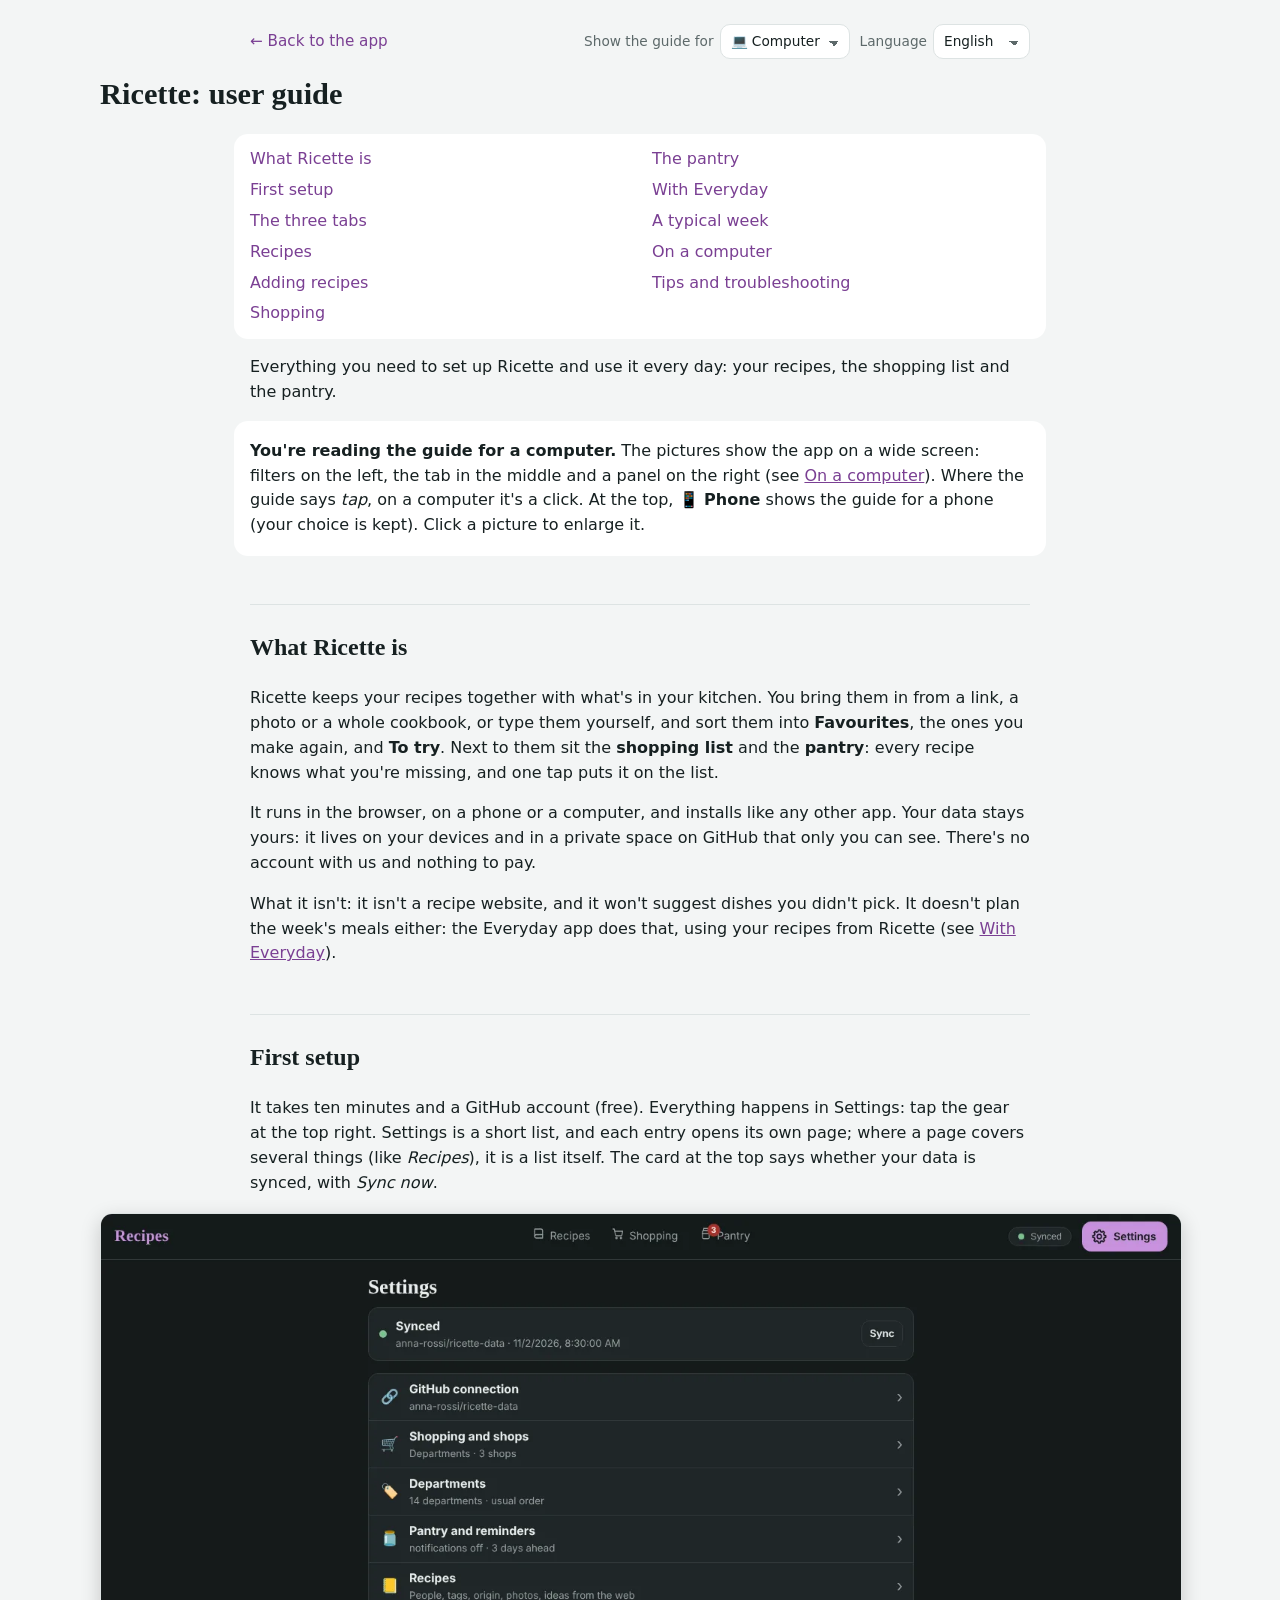
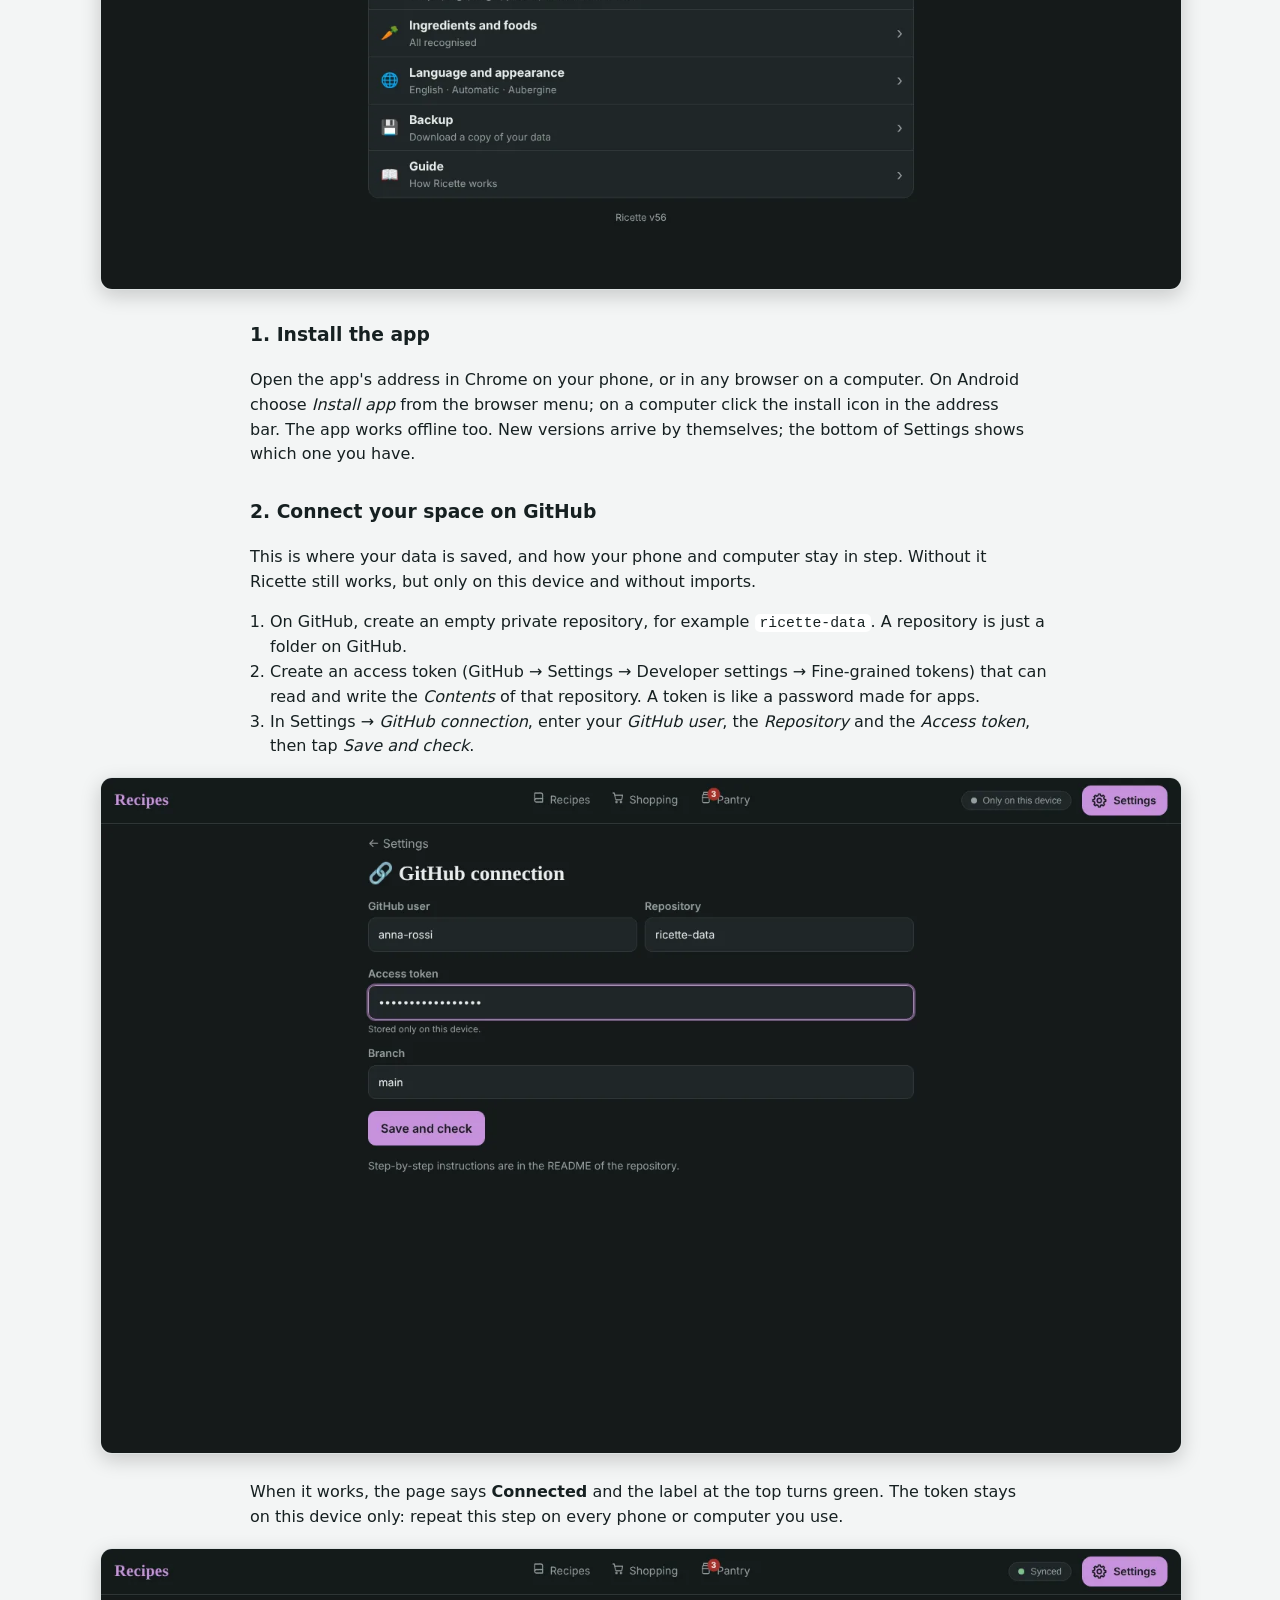
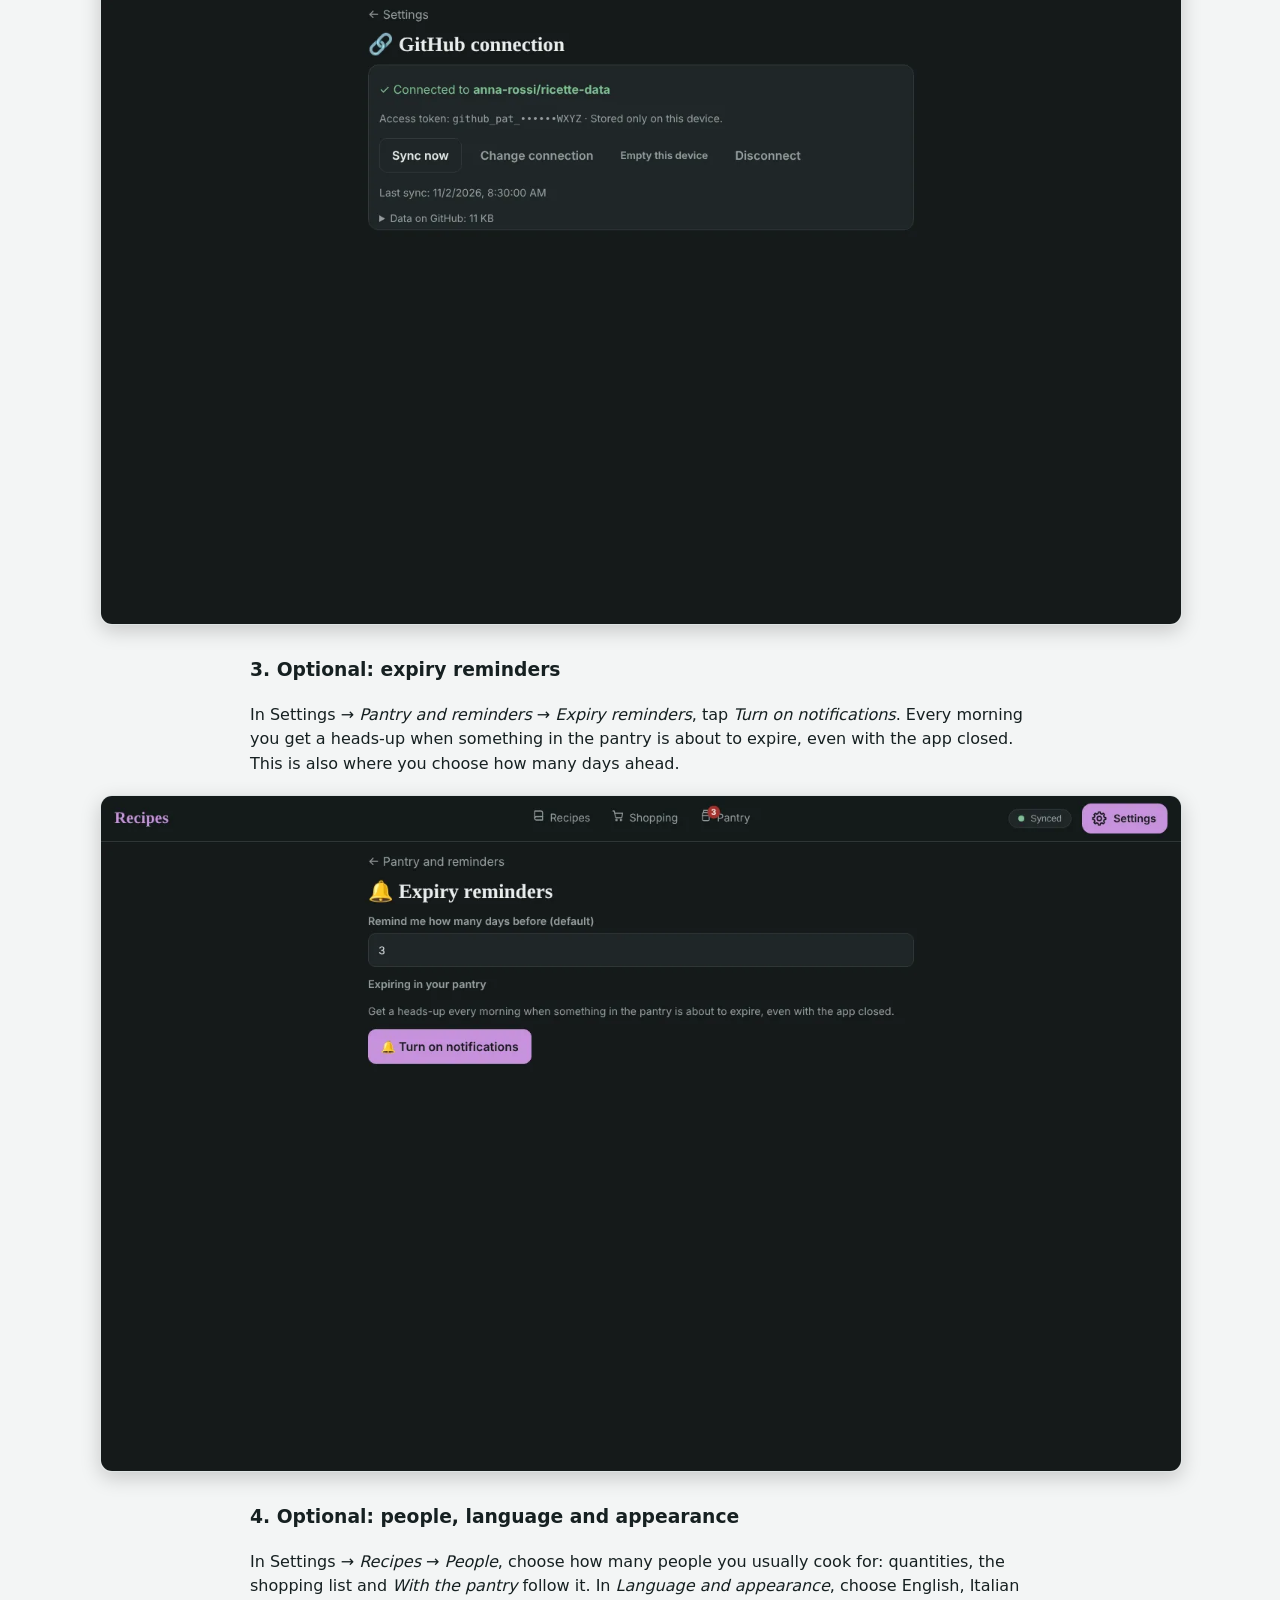
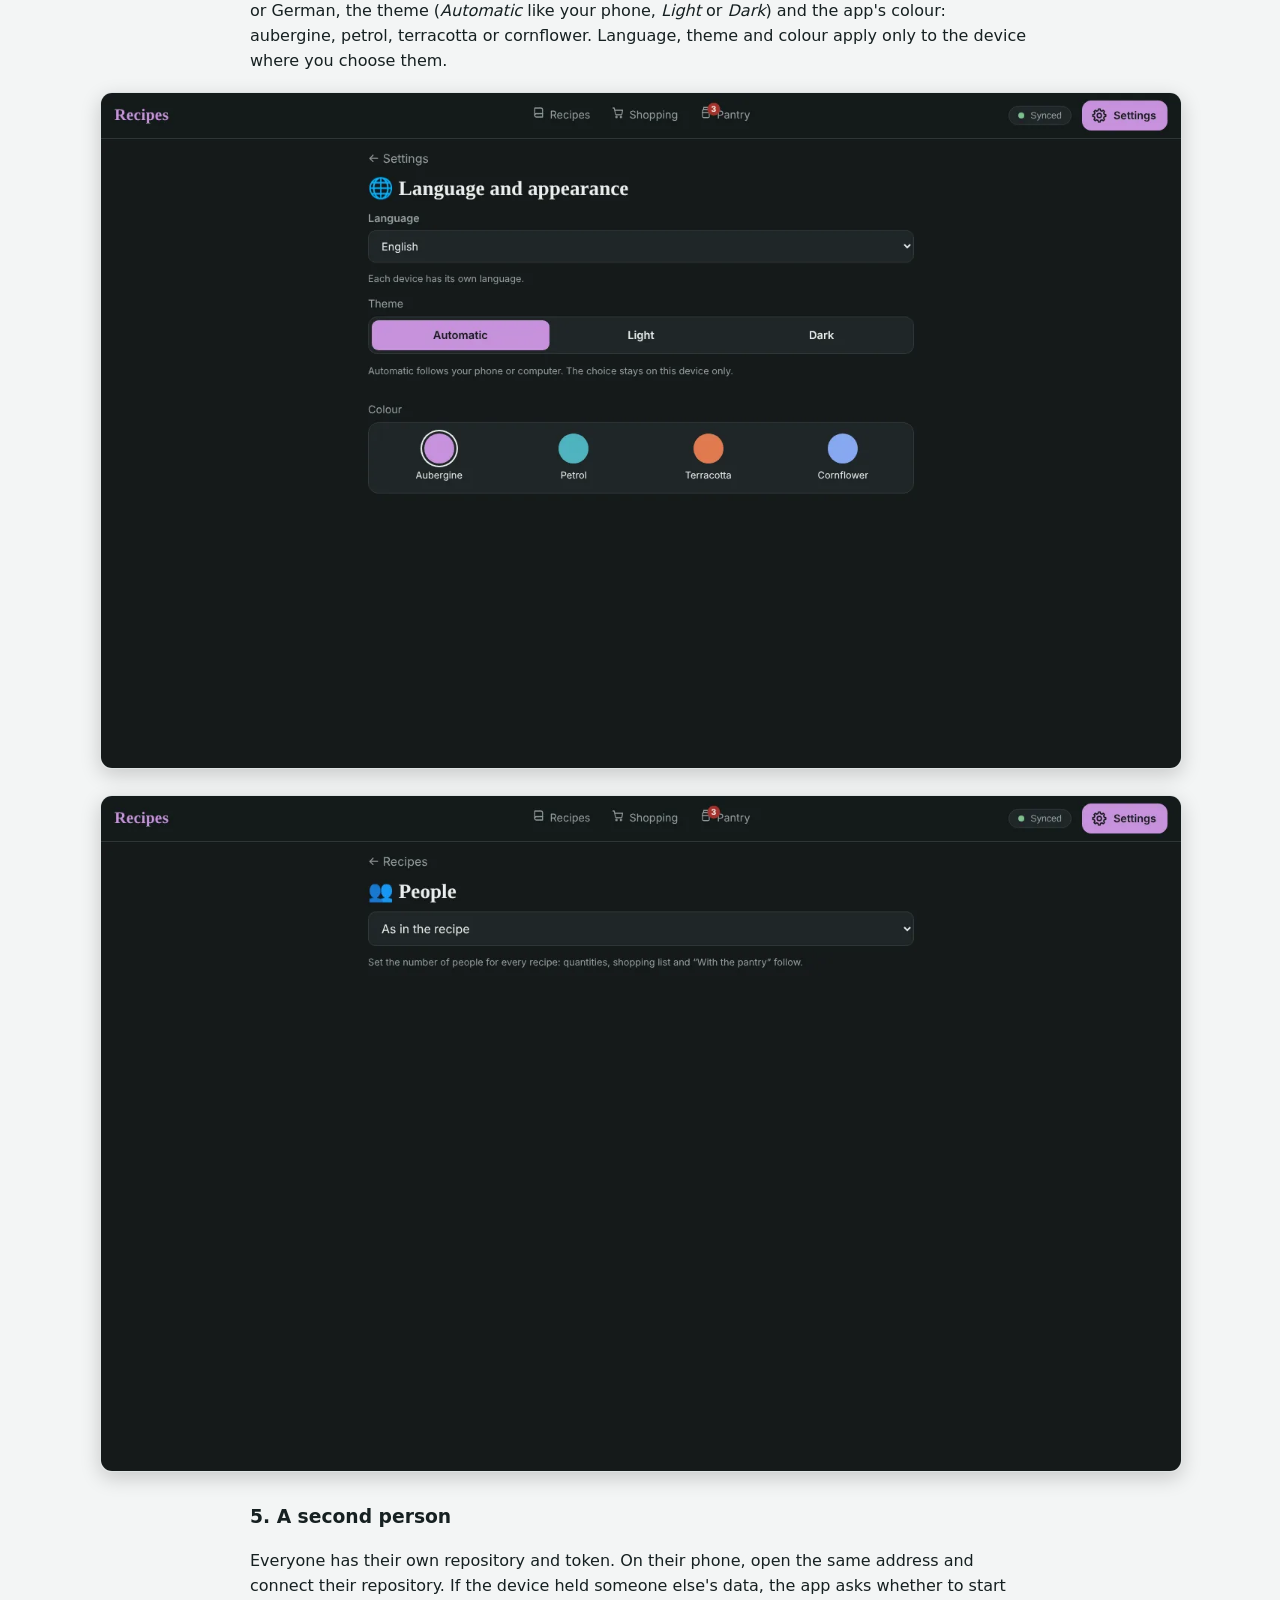
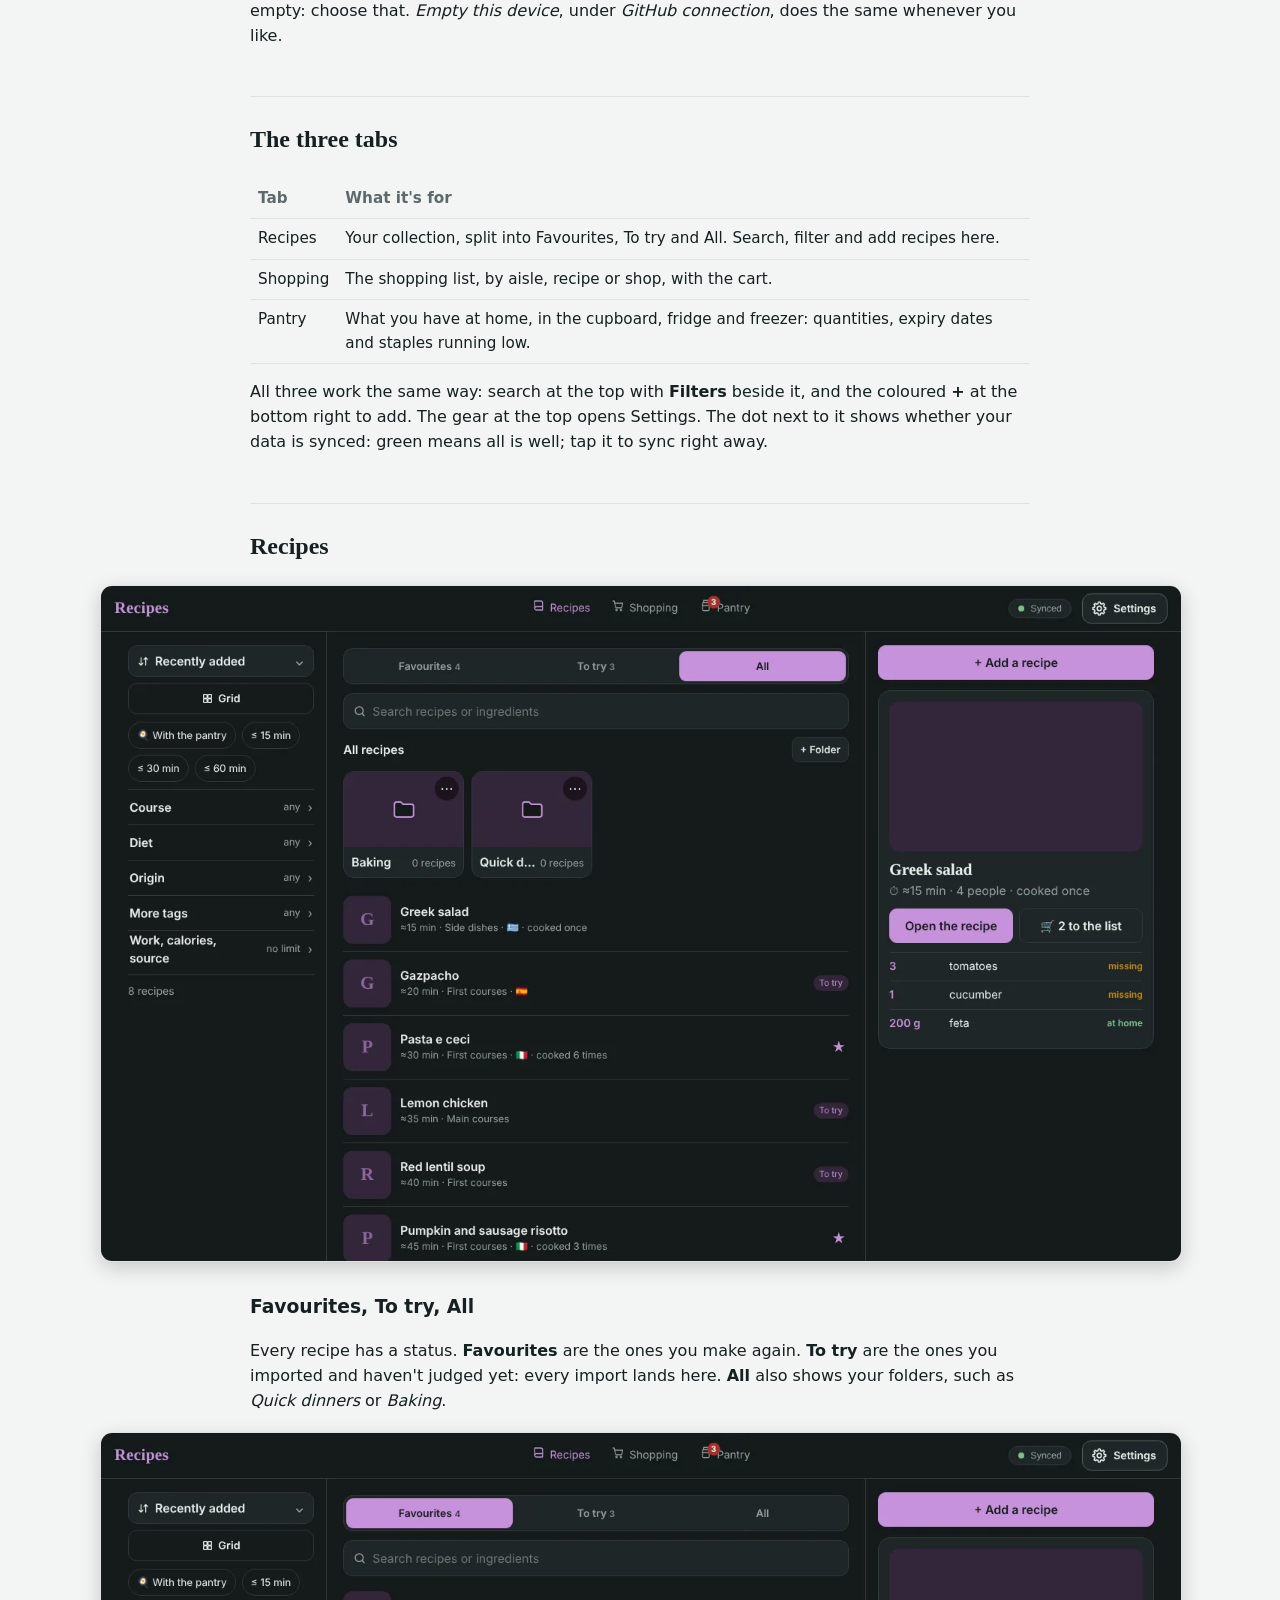
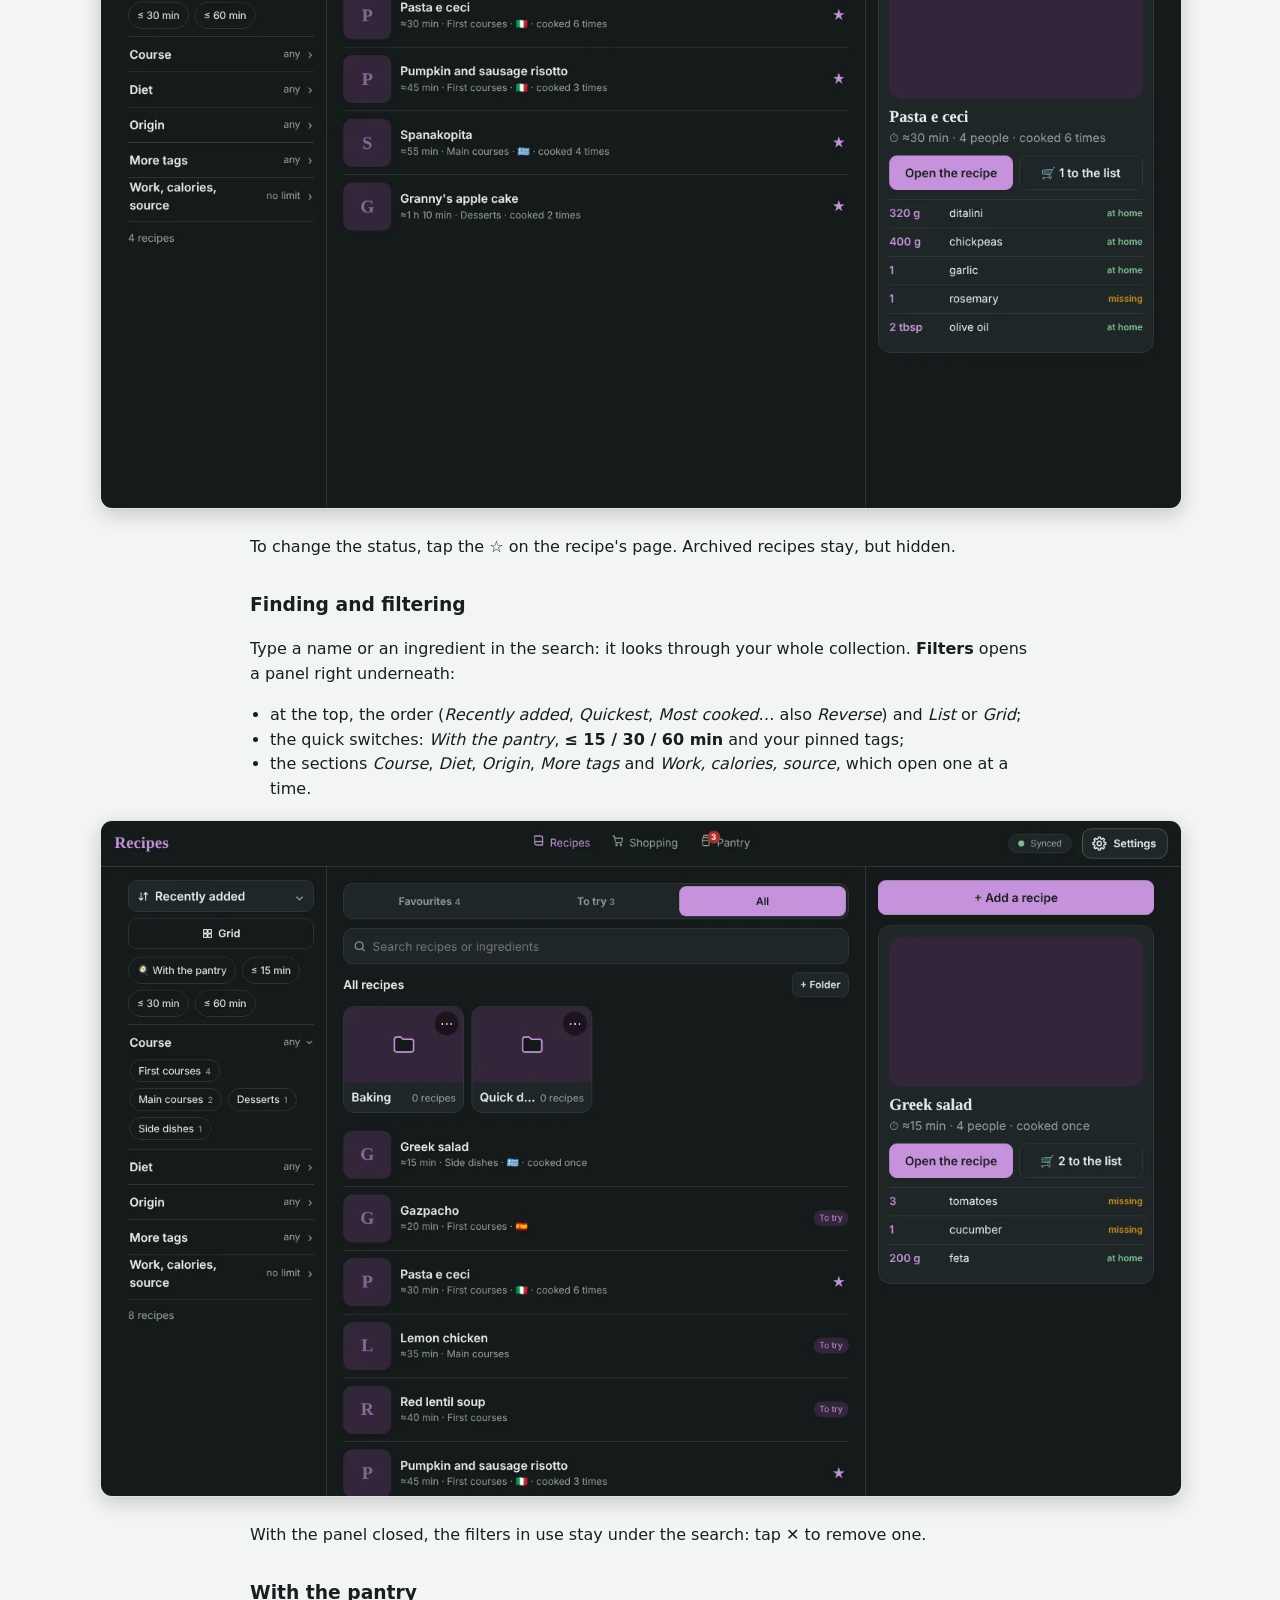
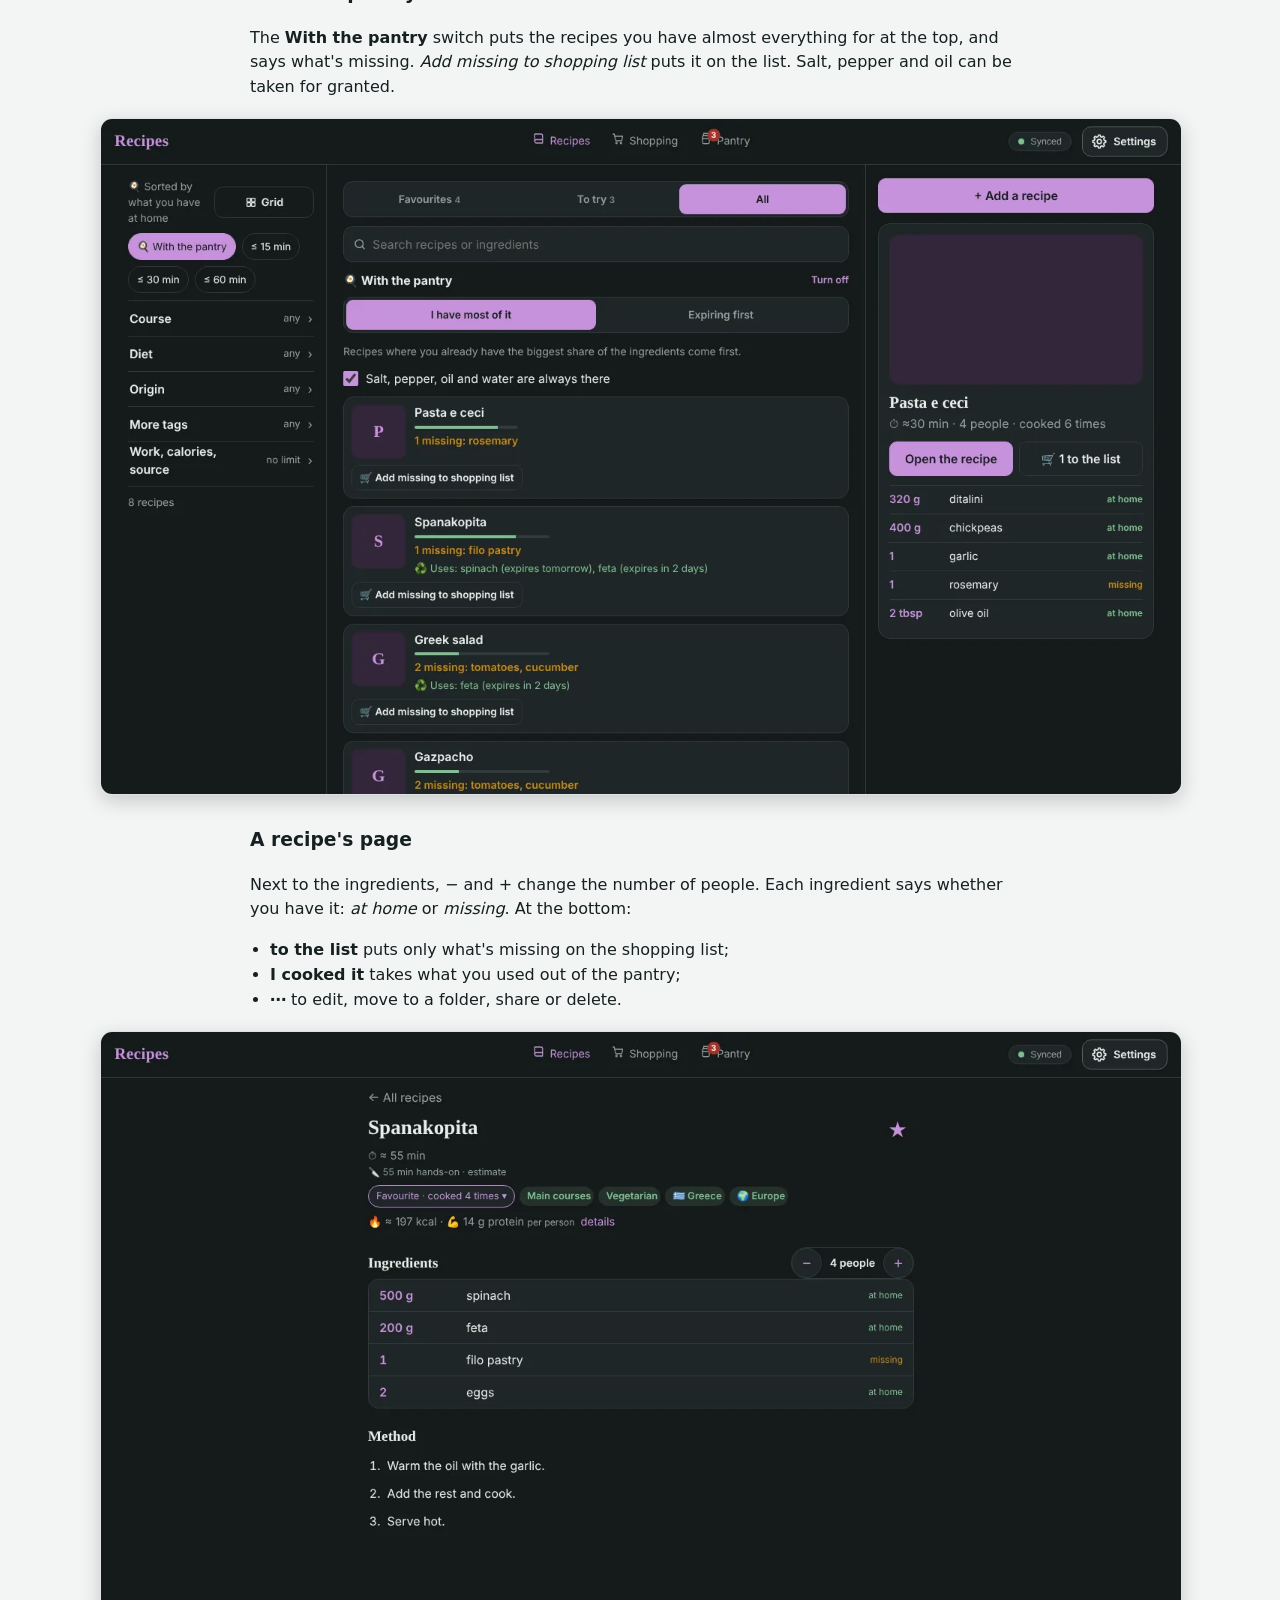
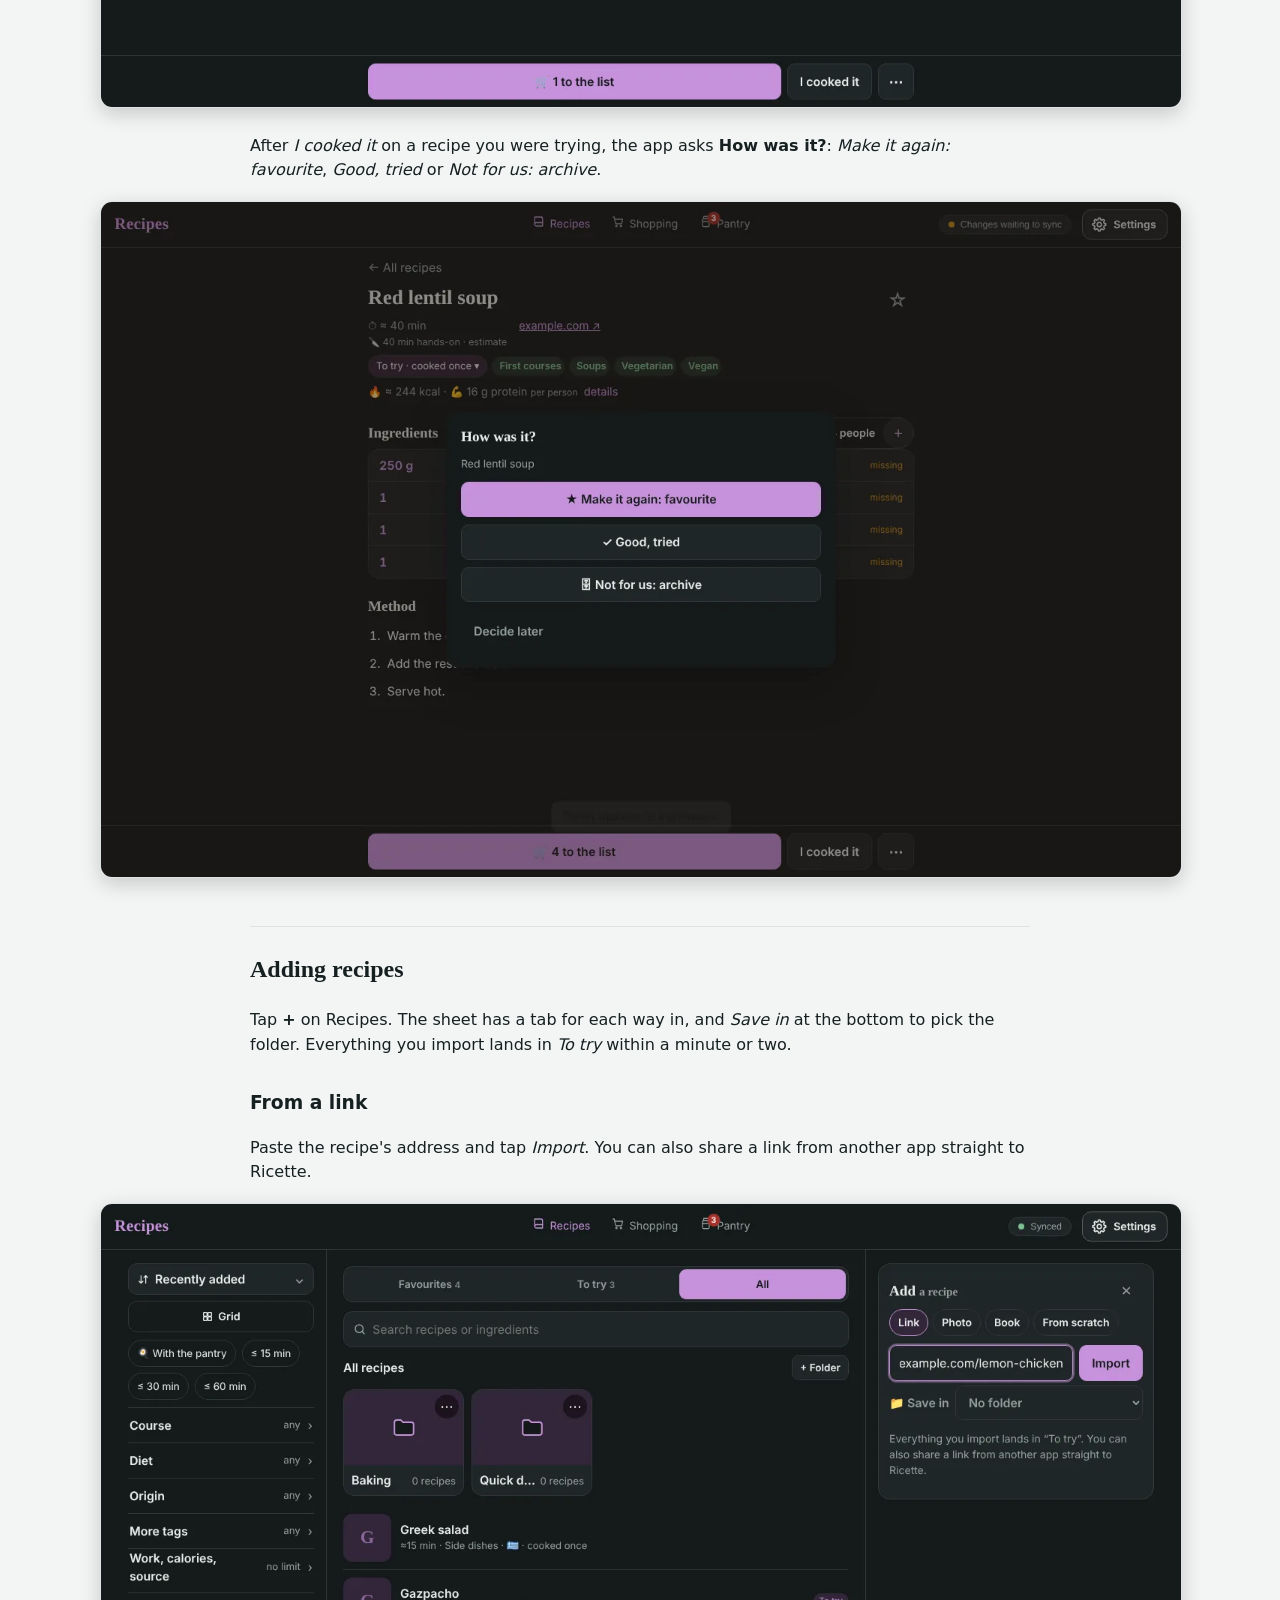
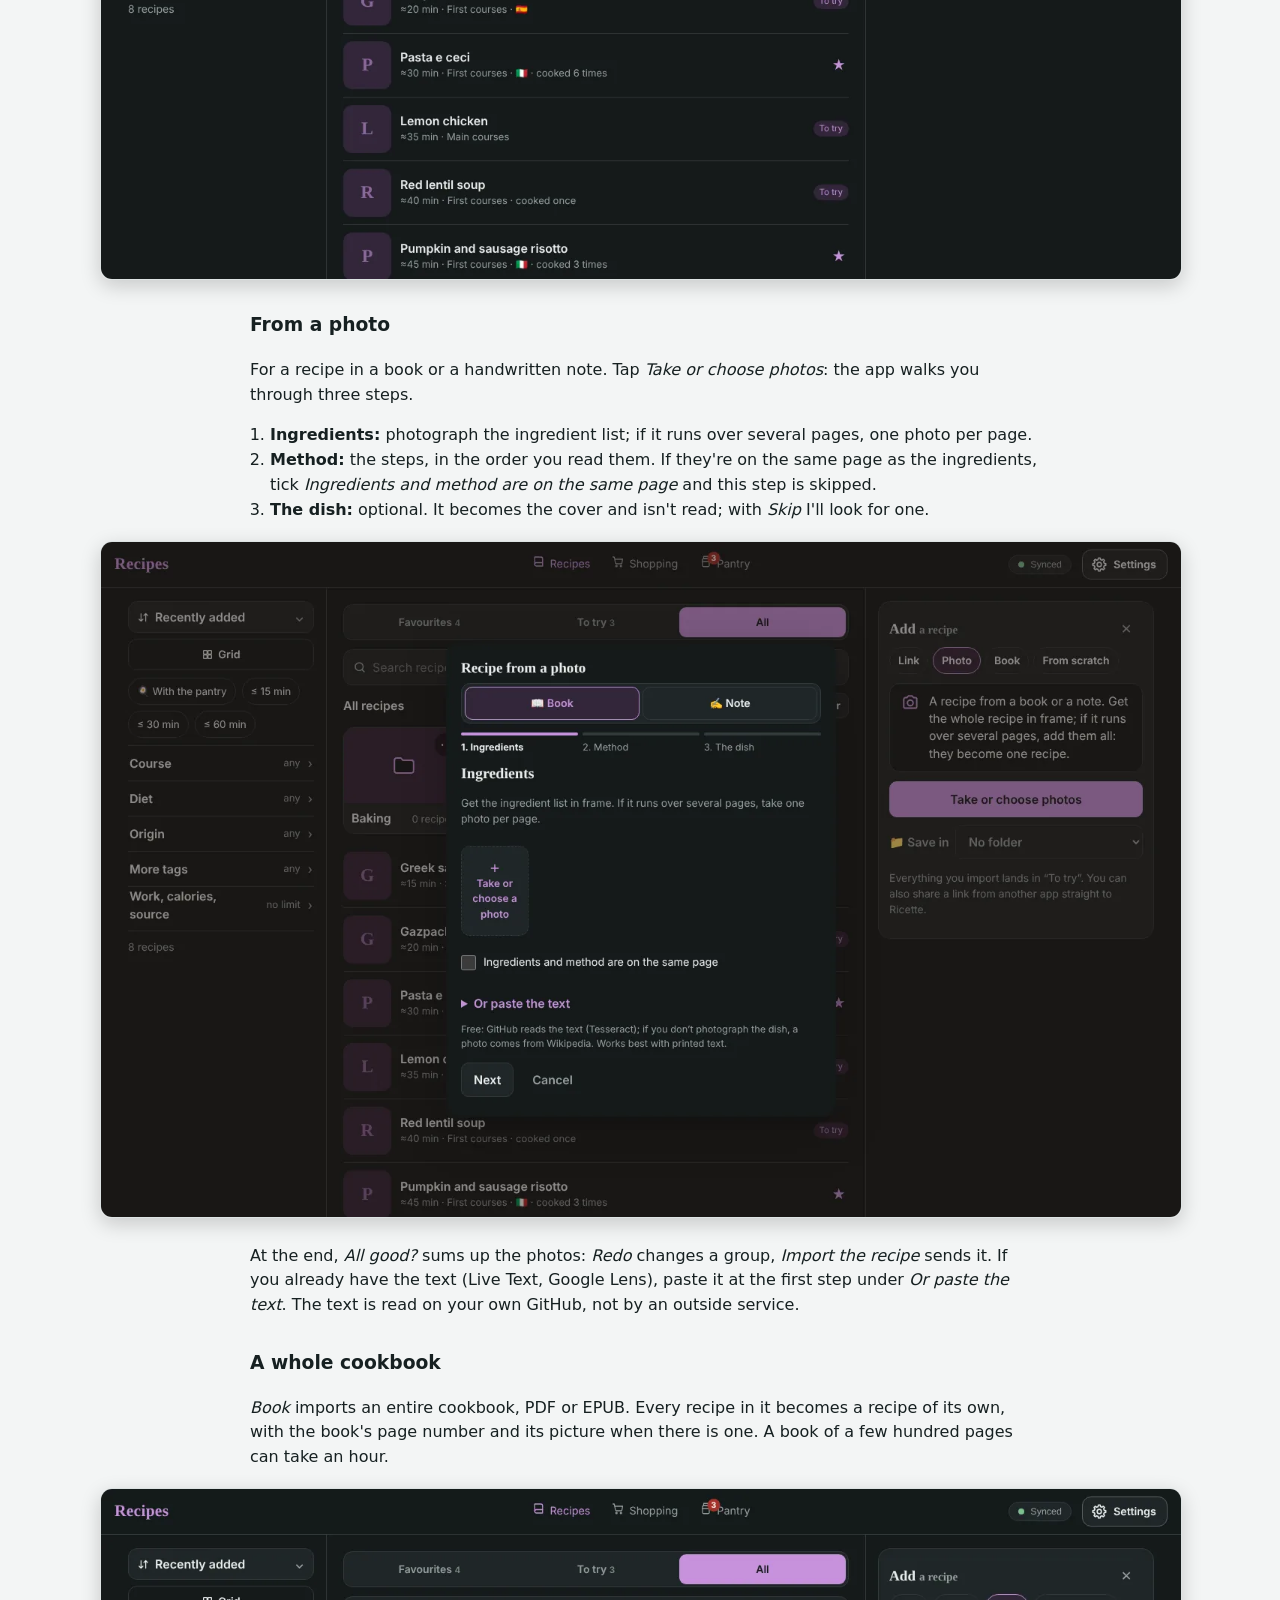
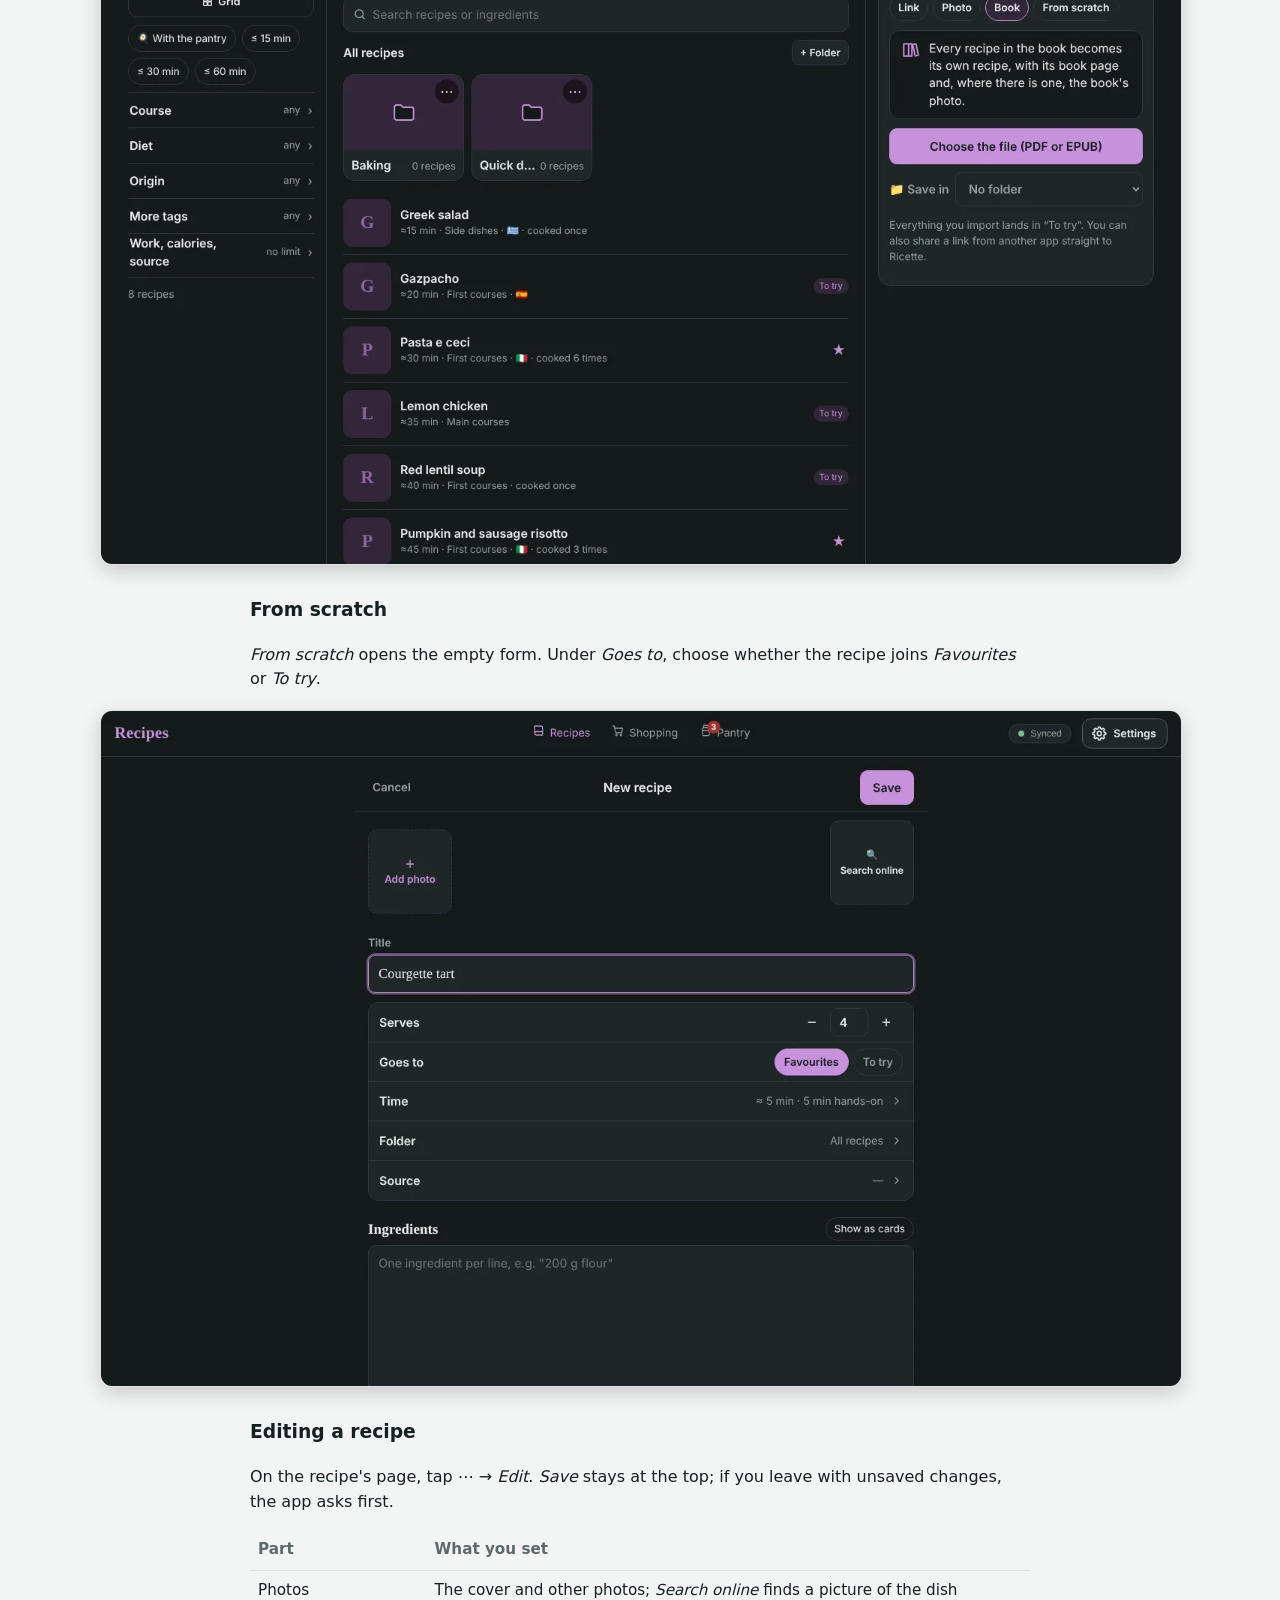
<file: guide-en.html>
<!doctype html><html lang="en"><head><meta charset="utf-8"><meta name="viewport" content="width=device-width,initial-scale=1"><title>Ricette · Guide</title><script>(function(){var h=document.documentElement,m,t='auto',a='';try{m=localStorage.getItem('guideMode');t=localStorage.getItem('ricette-theme')||'auto';a=localStorage.getItem('ricette-accent')||''}catch(e){}var w=innerWidth,d=m?m==='desk':w>=1000||(w>=700&&matchMedia('(pointer:fine)').matches);if(d)h.classList.add('desk');h.classList.add(t==='dark'||(t!=='light'&&matchMedia('(prefers-color-scheme: dark)').matches)?'dark':'light');if(a&&a!=='melanzana')h.dataset.accent=a})()</script><style>
:root{color-scheme:light;--bg:#f3f5f5;--ink:#162021;--muted:#5d696a;--line:#dde3e3;--acc:#7a3f93;--card:#ffffff}
:root.dark{color-scheme:dark;--bg:#151a1b;--ink:#e9eeec;--muted:#94a09f;--line:#313b3c;--acc:#c792dc;--card:#1f2627}
:root[data-accent=petrolio]{--acc:#1d6b75}:root[data-accent=terracotta]{--acc:#b5532d}:root[data-accent=fiordaliso]{--acc:#3657b0}
:root.dark[data-accent=petrolio]{--acc:#4fb3bf}:root.dark[data-accent=terracotta]{--acc:#e07a4f}:root.dark[data-accent=fiordaliso]{--acc:#86a8f2}
body{margin:0;background:var(--bg);color:var(--ink);font:16px/1.55 system-ui,-apple-system,Segoe UI,Roboto,sans-serif}
main{max-width:720px;margin:0 auto;padding:16px 18px 60px}
h1{font-family:Georgia,serif;font-size:1.9rem;margin:.4em 0}h2{font-family:Georgia,serif;margin-top:2em;border-top:1px solid var(--line);padding-top:1em}
h3{margin-top:1.6em}a{color:var(--acc)}code{background:var(--card);padding:1px 5px;border-radius:5px;font-size:.92em}
img{display:block;max-width:300px;width:100%;margin:14px auto;border:1px solid var(--line);border-radius:18px;box-shadow:0 6px 20px rgba(0,0,0,.18);cursor:zoom-in}
table{border-collapse:collapse;width:100%;font-size:.95em}th,td{text-align:left;vertical-align:top;padding:8px;border-bottom:1px solid var(--line)}th{color:var(--muted);font-weight:600}
.top{display:flex;justify-content:space-between;align-items:center;gap:8px 12px;flex-wrap:wrap;font-size:.95em}.top a{text-decoration:none}
.top .pick{display:inline-flex;align-items:center;gap:6px;color:var(--muted);font-size:.9em}
.top select{font:inherit;color:var(--ink);background:var(--card);border:1px solid var(--line);border-radius:10px;padding:6px 28px 6px 10px;appearance:none;background-image:linear-gradient(45deg,transparent 50%,var(--muted) 50%),linear-gradient(135deg,var(--muted) 50%,transparent 50%);background-position:calc(100% - 15px) 55%,calc(100% - 10px) 55%;background-size:5px 5px;background-repeat:no-repeat;cursor:pointer}
.top .picks{display:flex;gap:10px;flex-wrap:wrap}
nav.toc{background:var(--card);border-radius:14px;padding:10px 16px;margin:16px 0}nav.toc a{display:block;padding:3px 0;text-decoration:none}
html:not(.desk) .dk,html:not(.desk) .desk-only,html.desk .ph,html.desk .phone-only{display:none}
html.desk main{max-width:1080px;padding:24px 32px 80px}
html.desk main>p,html.desk main>ul,html.desk main>ol,html.desk main>table,html.desk main>h2,html.desk main>h3,html.desk main>div,html.desk nav.toc{max-width:780px;margin-left:auto;margin-right:auto}
html.desk nav.toc{columns:2;column-gap:24px}
html.desk main>p:has(img.dk),html.desk main>p:has(img.wide){max-width:none}
html.desk img.dk,html.desk img.wide{max-width:100%;border-radius:12px;margin:18px auto 26px}
img.wide{max-width:100%;border-radius:12px}
html.desk .desk-only{background:var(--card);border-radius:14px;padding:2px 16px}
.zoom{position:fixed;inset:0;z-index:9;background:rgba(0,0,0,.86);display:flex;align-items:center;justify-content:center;padding:2vw;cursor:zoom-out}
.zoom img{max-width:100%;max-height:100%;width:auto;margin:0;border:0;box-shadow:none;cursor:zoom-out}
</style></head><body><main><div class="top"><a href="./#/settings">← Back to the app</a><span class="picks"><label class="pick">Show the guide for <select id="mode"><option value="phone">📱 Phone</option><option value="desk">💻 Computer</option></select></label><label class="pick">Language <select id="lang"><option value="guide-it.html">Italiano</option><option value="guide-en.html" selected>English</option><option value="guide-de.html">Deutsch</option></select></label></span></div><h1 id="ricette-user-guide">Ricette: user guide</h1><nav class="toc"><a href="#what-ricette-is">What Ricette is</a><a href="#first-setup">First setup</a><a href="#the-three-tabs">The three tabs</a><a href="#recipes">Recipes</a><a href="#adding-recipes">Adding recipes</a><a href="#shopping">Shopping</a><a href="#the-pantry">The pantry</a><a href="#with-everyday">With Everyday</a><a href="#a-typical-week">A typical week</a><a href="#on-a-computer">On a computer</a><a href="#tips-and-troubleshooting">Tips and troubleshooting</a></nav>
<p>Everything you need to set up Ricette and use it every day: your recipes, the shopping list and the pantry.</p>
<div class="desk-only">
<p><strong>You're reading the guide for a computer.</strong> The pictures show the app on a wide screen: filters on the left, the tab in the middle and a panel on the right (see <a href="#on-a-computer">On a computer</a>). Where the guide says <em>tap</em>, on a computer it's a click. At the top, <strong>📱 Phone</strong> shows the guide for a phone (your choice is kept). Click a picture to enlarge it.</p>
</div>
<div class="phone-only">
<p><em>This is the guide for a phone. At the top, </em><em>💻 Computer</em><em> shows the one for a computer.</em></p>
</div>
<h2 id="what-ricette-is">What Ricette is</h2>
<p>Ricette keeps your recipes together with what's in your kitchen. You bring them in from a link, a photo or a whole cookbook, or type them yourself, and sort them into <strong>Favourites</strong>, the ones you make again, and <strong>To try</strong>. Next to them sit the <strong>shopping list</strong> and the <strong>pantry</strong>: every recipe knows what you're missing, and one tap puts it on the list.</p>
<p>It runs in the browser, on a phone or a computer, and installs like any other app. Your data stays yours: it lives on your devices and in a private space on GitHub that only you can see. There's no account with us and nothing to pay.</p>
<p>What it isn't: it isn't a recipe website, and it won't suggest dishes you didn't pick. It doesn't plan the week's meals either: the Everyday app does that, using your recipes from Ricette (see <a href="#with-everyday">With Everyday</a>).</p>
<h2 id="first-setup">First setup</h2>
<p>It takes ten minutes and a GitHub account (free). Everything happens in Settings: tap the gear at the top right. Settings is a short list, and each entry opens its own page; where a page covers several things (like <em>Recipes</em>), it is a list itself. The card at the top says whether your data is synced, with <em>Sync now</em>.</p>
<p><img class="ph" loading="lazy" alt="Settings: sync at the top, then the pages" src="guide/en/03-settings.webp" /><img class="dk" loading="lazy" alt="Settings: sync at the top, then the pages" src="guide/en/desk/03-settings.webp" /></p>
<h3 id="1-install-the-app">1. Install the app</h3>
<p>Open the app's address in Chrome on your phone, or in any browser on a computer. On Android choose <em>Install app</em> from the browser menu; on a computer click the install icon in the address bar. The app works offline too. New versions arrive by themselves; the bottom of Settings shows which one you have.</p>
<h3 id="2-connect-your-space-on-github">2. Connect your space on GitHub</h3>
<p>This is where your data is saved, and how your phone and computer stay in step. Without it Ricette still works, but only on this device and without imports.</p>
<ol>
<li>On GitHub, create an empty private repository, for example <code>ricette-data</code>. A repository is just a folder on GitHub.</li>
<li>Create an access token (GitHub → Settings → Developer settings → Fine-grained tokens) that can read and write the <em>Contents</em> of that repository. A token is like a password made for apps.</li>
<li>In Settings → <em>GitHub connection</em>, enter your <em>GitHub user</em>, the <em>Repository</em> and the <em>Access token</em>, then tap <em>Save and check</em>.</li>
</ol>
<p><img class="ph" loading="lazy" alt="User, repository and token" src="guide/en/01-sync-form.webp" /><img class="dk" loading="lazy" alt="User, repository and token" src="guide/en/desk/01-sync-form.webp" /></p>
<p>When it works, the page says <strong>Connected</strong> and the label at the top turns green. The token stays on this device only: repeat this step on every phone or computer you use.</p>
<p><img class="ph" loading="lazy" alt="Connected: the repository and the last sync" src="guide/en/02-sync-connected.webp" /><img class="dk" loading="lazy" alt="Connected: the repository and the last sync" src="guide/en/desk/02-sync-connected.webp" /></p>
<h3 id="3-optional-expiry-reminders">3. Optional: expiry reminders</h3>
<p>In Settings → <em>Pantry and reminders</em> → <em>Expiry reminders</em>, tap <em>Turn on notifications</em>. Every morning you get a heads-up when something in the pantry is about to expire, even with the app closed. This is also where you choose how many days ahead.</p>
<p><img class="ph" loading="lazy" alt="Pantry and reminders" src="guide/en/04-settings-pantry.webp" /><img class="dk" loading="lazy" alt="Pantry and reminders" src="guide/en/desk/04-settings-pantry.webp" /></p>
<h3 id="4-optional-people-language-and-appearance">4. Optional: people, language and appearance</h3>
<p>In Settings → <em>Recipes</em> → <em>People</em>, choose how many people you usually cook for: quantities, the shopping list and <em>With the pantry</em> follow it. In <em>Language and appearance</em>, choose English, Italian or German, the theme (<em>Automatic</em> like your phone, <em>Light</em> or <em>Dark</em>) and the app's colour: aubergine, petrol, terracotta or cornflower. Language, theme and colour apply only to the device where you choose them.</p>
<p><img class="ph" loading="lazy" alt="Language and appearance" src="guide/en/05-settings-look.webp" /><img class="dk" loading="lazy" alt="Language and appearance" src="guide/en/desk/05-settings-look.webp" /></p>
<p><img class="ph" loading="lazy" alt="People for every recipe" src="guide/en/06-settings-people.webp" /><img class="dk" loading="lazy" alt="People for every recipe" src="guide/en/desk/06-settings-people.webp" /></p>
<h3 id="5-a-second-person">5. A second person</h3>
<p>Everyone has their own repository and token. On their phone, open the same address and connect their repository. If the device held someone else's data, the app asks whether to start empty: choose that. <em>Empty this device</em>, under <em>GitHub connection</em>, does the same whenever you like.</p>
<h2 id="the-three-tabs">The three tabs</h2>
<table>
<thead>
<tr>
<th>Tab</th>
<th>What it's for</th>
</tr>
</thead>
<tbody>
<tr>
<td>Recipes</td>
<td>Your collection, split into Favourites, To try and All. Search, filter and add recipes here.</td>
</tr>
<tr>
<td>Shopping</td>
<td>The shopping list, by aisle, recipe or shop, with the cart.</td>
</tr>
<tr>
<td>Pantry</td>
<td>What you have at home, in the cupboard, fridge and freezer: quantities, expiry dates and staples running low.</td>
</tr>
</tbody>
</table>
<p>All three work the same way: search at the top with <strong>Filters</strong> beside it, and the coloured <strong>+</strong> at the bottom right to add. The gear at the top opens Settings. The dot next to it shows whether your data is synced: green means all is well; tap it to sync right away.</p>
<h2 id="recipes">Recipes</h2>
<p><img class="ph" loading="lazy" alt="Recipes: folders at the top, then all your recipes" src="guide/en/10-recipes.webp" /><img class="dk" loading="lazy" alt="Recipes: folders at the top, then all your recipes" src="guide/en/desk/10-recipes.webp" /></p>
<h3 id="favourites-to-try-all">Favourites, To try, All</h3>
<p>Every recipe has a status. <strong>Favourites</strong> are the ones you make again. <strong>To try</strong> are the ones you imported and haven't judged yet: every import lands here. <strong>All</strong> also shows your folders, such as <em>Quick dinners</em> or <em>Baking</em>.</p>
<p><img class="ph" loading="lazy" alt="Favourites: the recipes you make again" src="guide/en/11-favourites.webp" /><img class="dk" loading="lazy" alt="Favourites: the recipes you make again" src="guide/en/desk/11-favourites.webp" /></p>
<p>To change the status, tap the ☆ on the recipe's page. Archived recipes stay, but hidden.</p>
<h3 id="finding-and-filtering">Finding and filtering</h3>
<p>Type a name or an ingredient in the search: it looks through your whole collection. <strong>Filters</strong> opens a panel right underneath:</p>
<ul>
<li>at the top, the order (<em>Recently added</em>, <em>Quickest</em>, <em>Most cooked</em>… also <em>Reverse</em>) and <em>List</em> or <em>Grid</em>;</li>
<li>the quick switches: <em>With the pantry</em>, <strong>≤ 15 / 30 / 60 min</strong> and your pinned tags;</li>
<li>the sections <em>Course</em>, <em>Diet</em>, <em>Origin</em>, <em>More tags</em> and <em>Work, calories, source</em>, which open one at a time.</li>
</ul>
<p><img class="ph" loading="lazy" alt="The Filters panel, with Course open" src="guide/en/12-filters.webp" /><img class="dk" loading="lazy" alt="The Filters panel, with Course open" src="guide/en/desk/12-filters.webp" /></p>
<p>With the panel closed, the filters in use stay under the search: tap ✕ to remove one.</p>
<h3 id="with-the-pantry">With the pantry</h3>
<p>The <strong>With the pantry</strong> switch puts the recipes you have almost everything for at the top, and says what's missing. <em>Add missing to shopping list</em> puts it on the list. Salt, pepper and oil can be taken for granted.</p>
<p><img class="ph" loading="lazy" alt="With the pantry: what you can cook comes first" src="guide/en/13-with-pantry.webp" /><img class="dk" loading="lazy" alt="With the pantry: what you can cook comes first" src="guide/en/desk/13-with-pantry.webp" /></p>
<h3 id="a-recipes-page">A recipe's page</h3>
<p>Next to the ingredients, − and + change the number of people. Each ingredient says whether you have it: <em>at home</em> or <em>missing</em>. At the bottom:</p>
<ul>
<li><strong>to the list</strong> puts only what's missing on the shopping list;</li>
<li><strong>I cooked it</strong> takes what you used out of the pantry;</li>
<li><strong>⋯</strong> to edit, move to a folder, share or delete.</li>
</ul>
<p><img class="ph" loading="lazy" alt="A recipe's page: what you have and what's missing" src="guide/en/14-recipe.webp" /><img class="dk" loading="lazy" alt="A recipe's page: what you have and what's missing" src="guide/en/desk/14-recipe.webp" /></p>
<p>After <em>I cooked it</em> on a recipe you were trying, the app asks <strong>How was it?</strong>: <em>Make it again: favourite</em>, <em>Good, tried</em> or <em>Not for us: archive</em>.</p>
<p><img class="ph" loading="lazy" alt="How was it? after the first time" src="guide/en/15-how-was-it.webp" /><img class="dk" loading="lazy" alt="How was it? after the first time" src="guide/en/desk/15-how-was-it.webp" /></p>
<h2 id="adding-recipes">Adding recipes</h2>
<p>Tap <strong>+</strong> on Recipes. The sheet has a tab for each way in, and <em>Save in</em> at the bottom to pick the folder. Everything you import lands in <em>To try</em> within a minute or two.</p>
<h3 id="from-a-link">From a link</h3>
<p>Paste the recipe's address and tap <em>Import</em>. You can also share a link from another app straight to Ricette.</p>
<p><img class="ph" loading="lazy" alt="Link: paste the address" src="guide/en/20-add-link.webp" /><img class="dk" loading="lazy" alt="Link: paste the address" src="guide/en/desk/20-add-link.webp" /></p>
<h3 id="from-a-photo">From a photo</h3>
<p>For a recipe in a book or a handwritten note. Tap <em>Take or choose photos</em>: the app walks you through three steps.</p>
<ol>
<li><strong>Ingredients:</strong> photograph the ingredient list; if it runs over several pages, one photo per page.</li>
<li><strong>Method:</strong> the steps, in the order you read them. If they're on the same page as the ingredients, tick <em>Ingredients and method are on the same page</em> and this step is skipped.</li>
<li><strong>The dish:</strong> optional. It becomes the cover and isn't read; with <em>Skip</em> I'll look for one.</li>
</ol>
<p><img class="ph" loading="lazy" alt="From a photo: the ingredients first" src="guide/en/21-add-photo.webp" /><img class="dk" loading="lazy" alt="From a photo: the ingredients first" src="guide/en/desk/21-add-photo.webp" /></p>
<p>At the end, <em>All good?</em> sums up the photos: <em>Redo</em> changes a group, <em>Import the recipe</em> sends it. If you already have the text (Live Text, Google Lens), paste it at the first step under <em>Or paste the text</em>. The text is read on your own GitHub, not by an outside service.</p>
<h3 id="a-whole-cookbook">A whole cookbook</h3>
<p><em>Book</em> imports an entire cookbook, PDF or EPUB. Every recipe in it becomes a recipe of its own, with the book's page number and its picture when there is one. A book of a few hundred pages can take an hour.</p>
<p><img class="ph" loading="lazy" alt="Book: a whole PDF or EPUB" src="guide/en/22-add-book.webp" /><img class="dk" loading="lazy" alt="Book: a whole PDF or EPUB" src="guide/en/desk/22-add-book.webp" /></p>
<h3 id="from-scratch">From scratch</h3>
<p><em>From scratch</em> opens the empty form. Under <em>Goes to</em>, choose whether the recipe joins <em>Favourites</em> or <em>To try</em>.</p>
<p><img class="ph" loading="lazy" alt="From scratch: the form, with Goes to" src="guide/en/23-new-recipe.webp" /><img class="dk" loading="lazy" alt="From scratch: the form, with Goes to" src="guide/en/desk/23-new-recipe.webp" /></p>
<h3 id="editing-a-recipe">Editing a recipe</h3>
<p>On the recipe's page, tap ⋯ → <em>Edit</em>. <em>Save</em> stays at the top; if you leave with unsaved changes, the app asks first.</p>
<table>
<thead>
<tr>
<th>Part</th>
<th>What you set</th>
</tr>
</thead>
<tbody>
<tr>
<td>Photos</td>
<td>The cover and other photos; <em>Search online</em> finds a picture of the dish</td>
</tr>
<tr>
<td>Title, people</td>
<td>The name and how many people the amounts are for</td>
</tr>
<tr>
<td>Time, Folder, Source</td>
<td>Total and hands-on time, the folder, the link or the book with its page</td>
</tr>
<tr>
<td>Ingredients</td>
<td>One row per ingredient: amount, name, detail. <em>+ Group</em> for "For the sauce"</td>
</tr>
<tr>
<td>Method</td>
<td>One step per card; drag ⠿ to reorder</td>
</tr>
<tr>
<td>Tags</td>
<td>The green ones are automatic; add your own with <em>+ Tag</em></td>
</tr>
</tbody>
</table>
<p><img class="ph" loading="lazy" alt="Ingredients as rows" src="guide/en/24-edit.webp" /><img class="dk" loading="lazy" alt="Ingredients as rows" src="guide/en/desk/24-edit.webp" /></p>
<p>Tap an ingredient to change it. Under the name is the food Ricette recognised; if it's wrong or missing, tap <strong>Fix</strong>. <em>Write as text</em> shows the whole list as text, handy for pasting.</p>
<p><img class="ph" loading="lazy" alt="An ingredient: amount, group and Fix" src="guide/en/25-ingredient.webp" /><img class="dk" loading="lazy" alt="An ingredient: amount, group and Fix" src="guide/en/desk/25-ingredient.webp" /></p>
<h3 id="ingredients-and-foods">Ingredients and foods</h3>
<p>Ricette knows foods in English, Italian and German: that way the eggs in a recipe are the eggs in your pantry, and everything lands in the right aisle. Settings → <em>Ingredients and foods</em> lists the names it didn't recognise: link each to a food or create your own. It applies to every recipe, the shopping list and the pantry.</p>
<p><img class="ph" loading="lazy" alt="Ingredients and foods: the names to sort out" src="guide/en/26-foods.webp" /><img class="dk" loading="lazy" alt="Ingredients and foods: the names to sort out" src="guide/en/desk/26-foods.webp" /></p>
<h2 id="shopping">Shopping</h2>
<p><img class="ph" loading="lazy" alt="The shopping list, by aisle" src="guide/en/30-list.webp" /><img class="dk" loading="lazy" alt="The shopping list, by aisle" src="guide/en/desk/30-list.webp" /></p>
<h3 id="adding">Adding</h3>
<p>Tap <strong>+</strong> and type, for example, <code>2 l milk, eggs, 1.5 kg flour</code>, then Enter. Amounts and aisles are worked out for you, and the field stays open for the next one. What you've just added shows underneath: tap a name to change it.</p>
<p><img class="ph" loading="lazy" alt="The + on Shopping: several at once" src="guide/en/31-list-add.webp" /><img class="dk" loading="lazy" alt="The + on Shopping: several at once" src="guide/en/desk/31-list-add.webp" /></p>
<p>From a recipe, <em>to the list</em> adds the missing ingredients with their amounts. When something runs out in the pantry, the app asks whether to put it on the list (see <a href="#when-something-runs-out">When something runs out</a>).</p>
<h3 id="views-and-filters">Views and filters</h3>
<p><strong>Filters</strong> opens the choice of view: <em>Group by</em> aisle, recipe or shop, or as a <em>Single list</em>: <em>My order</em>, <em>A–Z</em>, newest. Below are quick filters by shop. Departments, recipes and your own order apply on every device, Everyday included.</p>
<p><img class="ph" loading="lazy" alt="Choosing the view" src="guide/en/32-list-views.webp" /><img class="dk" loading="lazy" alt="Choosing the view" src="guide/en/desk/32-list-views.webp" /></p>
<h3 id="a-products-sheet">A product's sheet</h3>
<p>Tap an item's name: the product's sheet opens, the same one you open from the cart and the pantry. At the top, three tabs say where it is: <em>On the list</em>, <em>In the cart</em> and <em>At home</em>, with amounts and place.</p>
<ul>
<li>Below is the part for that place: how much to buy, how much you took, or how much you have at home.</li>
<li>At the bottom, <em>The product, everywhere</em>: aisle, shops under <em>Can be bought at</em> and a note, the same wherever you look. No shop means "anywhere". <em>+ New shop</em> asks for the name and, if you like, the address, hours and how long you usually spend; finish the rest later in Settings → <em>Shopping and shops</em> → <em>Shops</em>, where shops with only a name are marked <em>to finish</em>.</li>
<li>If the product isn't on the list, <em>Add to the list</em> puts it there; if it isn't at home, <em>Put it in the pantry</em>.</li>
<li>The red button says what it removes: <em>Remove from the list</em>, <em>Remove from the cart</em> or <em>Remove from the pantry</em> (with <em>Undo</em> right after).</li>
</ul>
<p><img class="ph" loading="lazy" alt="A product's sheet: where it is, how much, shops" src="guide/en/33-list-item.webp" /><img class="dk" loading="lazy" alt="A product's sheet: where it is, how much, shops" src="guide/en/desk/33-list-item.webp" /></p>
<p><img class="ph" loading="lazy" alt="+ New shop, inside the sheet" src="guide/en/33b-new-shop.webp" /><img class="dk" loading="lazy" alt="+ New shop, inside the sheet" src="guide/en/desk/33b-new-shop.webp" /></p>
<h3 id="the-cart-and-put-in-pantry">The cart and Put in pantry</h3>
<p>Tick what goes in your cart: it moves down to <strong>In the cart</strong>. At home, tap <strong>Put in pantry</strong>: check amounts, expiry dates and where each thing goes (cupboard, fridge or freezer), and everything goes into the pantry and off the list. A new product takes the item's shops with it.</p>
<p><img class="ph" loading="lazy" alt="The cart" src="guide/en/34-cart.webp" /><img class="dk" loading="lazy" alt="The cart" src="guide/en/desk/34-cart.webp" /></p>
<p><img class="ph" loading="lazy" alt="Put in pantry: amounts and expiry dates" src="guide/en/35-put-away.webp" /><img class="dk" loading="lazy" alt="Put in pantry: amounts and expiry dates" src="guide/en/desk/35-put-away.webp" /></p>
<h3 id="the-next-trip">The next trip</h3>
<p>If you use Everyday and plan a shopping trip, the list shows <strong>Next trip</strong>: when, and which shops. Each item says which trip it's for; <em>Show only this</em> keeps just those.</p>
<p><img class="ph" loading="lazy" alt="The next trip, planned in Everyday" src="guide/en/36-trips.webp" /><img class="dk" loading="lazy" alt="The next trip, planned in Everyday" src="guide/en/desk/36-trips.webp" /></p>
<h2 id="the-pantry">The pantry</h2>
<p><img class="ph" loading="lazy" alt="The pantry: expiring first, then by aisle" src="guide/en/40-pantry.webp" /><img class="dk" loading="lazy" alt="The pantry: expiring first, then by aisle" src="guide/en/desk/40-pantry.webp" /></p>
<h3 id="places-cupboard-fridge-freezer-home-and-baby">Places: cupboard, fridge, freezer, home and baby</h3>
<p>At the top, choose where to look: <em>All</em>, <em>Cupboard</em>, <em>Fridge</em>, <em>Freezer</em>, <em>Home &amp; cleaning</em> or <em>Baby</em>, three to a row, each with how many products it holds. Every product has its place. Until you choose one, the app guesses it from the aisle: dairy, meat and fish in the fridge, frozen food in the freezer, cleaning products, paper and toiletries in <em>Home &amp; cleaning</em>, nappies, creams, formula and baby food in <em>Baby</em>, the rest in the cupboard. To move a product, open its sheet and tap the place under <em>Where</em>.</p>
<p>The last tile, <em>✎ Places</em>, opens the list of places: untick the ones you don't use (their products stay in <em>All</em>), change the order with ▲ ▼, and tap ⋯ to rename a place or see which aisles end up there. From there, or from Settings → <em>Departments</em>, you can send an aisle to another place: eggs in the cupboard, say. The same <em>Departments</em> page is where you drag the aisles into your shops' order. Places, names and aisles are the same on all your devices.</p>
<p><img class="ph" loading="lazy" alt="Just the fridge" src="guide/en/45-pantry-fridge.webp" /><img class="dk" loading="lazy" alt="Just the fridge" src="guide/en/desk/45-pantry-fridge.webp" /></p>
<p><img class="ph" loading="lazy" alt="The places" src="guide/en/46-pantry-places.webp" /><img class="dk" loading="lazy" alt="The places" src="guide/en/desk/46-pantry-places.webp" /></p>
<p><img class="ph" loading="lazy" alt="Departments: the shop order and the place at home" src="guide/en/49-settings-depts.webp" /><img class="dk" loading="lazy" alt="Departments: the shop order and the place at home" src="guide/en/desk/49-settings-depts.webp" /></p>
<h3 id="adding-and-scanning">Adding and scanning</h3>
<p>Tap <strong>+</strong> and type, for example, <code>6 eggs exp 20/11, 1 kg flour</code>: "exp 20/11" sets the expiry date. <em>Goes in</em> picks the place: the one you're looking at, or <em>Automatic</em> and each thing goes to its own. With <em>Scan</em>, point the camera at the barcode and the product is recognised.</p>
<p><img class="ph" loading="lazy" alt="The + on Pantry" src="guide/en/41-pantry-add.webp" /><img class="dk" loading="lazy" alt="The + on Pantry" src="guide/en/desk/41-pantry-add.webp" /></p>
<h3 id="expiry-dates-and-thresholds">Expiry dates and thresholds</h3>
<p>Tap a product for its sheet, the same as on the shopping list (see <a href="#a-products-sheet">A product's sheet</a>). <em>Remind me when it drops to</em> is the threshold: when it gets there, the app asks whether to put it on the shopping list. <em>Restock up to</em> says how much to buy. <em>Expires</em> and <em>Remind days before</em> decide the morning reminder. The shops under <em>Can be bought at</em> come back with the product when it runs out and goes on the list.</p>
<p><img class="ph" loading="lazy" alt="A product: amount, threshold, expiry" src="guide/en/42-pantry-product.webp" /><img class="dk" loading="lazy" alt="A product: amount, threshold, expiry" src="guide/en/desk/42-pantry-product.webp" /></p>
<h3 id="staples-have-it-low-out">Staples: Have it, Low, Out</h3>
<p>For salt, oil, spices and the like there's no need to count grams. Under <em>How you count it</em>, choose <strong>Have it / Low / Out</strong>: <em>Low</em> and <em>Out</em> ask whether to put it on the list, and putting it away sets it back to <em>Have it</em>. Cooking doesn't subtract from it.</p>
<p><img class="ph" loading="lazy" alt="A staple: Have it, Low, Out" src="guide/en/43-staple.webp" /><img class="dk" loading="lazy" alt="A staple: Have it, Low, Out" src="guide/en/desk/43-staple.webp" /></p>
<h3 id="when-something-runs-out">When something runs out</h3>
<p>When a staple goes to <em>Low</em> or <em>Out</em>, or a product reaches 0 (or its threshold), a message appears at the bottom: <em>H-Vollmilch: run out</em>. <strong>Add</strong> puts it on the list; for products with an amount it suggests how much to buy, up to the full stock or one pack like the one you had, and − and + change it. <strong>No, thanks</strong> leaves it off until it's back home. <em>From now on, add without asking</em> stops the question.</p>
<p>Anything that runs out on another phone, or in Everyday when you cook, shows at the top of the pantry: <em>Add</em> puts it on the list. On the list, the row shows <em>🛒 on the list</em>. In Settings → <em>Pantry and reminders</em> → <em>When something runs out</em> choose <em>Ask me</em>, <em>Add by itself</em> or <em>Do nothing</em>; it applies in Everyday too.</p>
<p><img class="ph" loading="lazy" alt="Run out: on the list?" src="guide/en/44b-pantry-low.webp" /><img class="dk" loading="lazy" alt="Run out: on the list?" src="guide/en/desk/44b-pantry-low.webp" /></p>
<p><img class="ph" loading="lazy" alt="When something runs out: Ask me, Add by itself, Do nothing" src="guide/en/48-settings-low.webp" /><img class="dk" loading="lazy" alt="When something runs out: Ask me, Add by itself, Do nothing" src="guide/en/desk/48-settings-low.webp" /></p>
<h3 id="filters">Filters</h3>
<p><strong>Filters</strong> picks the view (aisles, expiry, stock, A–Z) and the filters <em>Expiring</em>, <em>Expired</em>, <em>Running low</em> and <em>Out</em>, together if you like. <em>Recipes with what you have</em> opens Recipes with <em>With the pantry</em> on.</p>
<p><img class="ph" loading="lazy" alt="Only what's expiring" src="guide/en/44-pantry-filters.webp" /><img class="dk" loading="lazy" alt="Only what's expiring" src="guide/en/desk/44-pantry-filters.webp" /></p>
<h3 id="receipts">Receipts</h3>
<p>Under ⋯ → <em>Read a receipt</em>, photograph the receipt straight and well lit. It's read on your GitHub and then deleted; when it's ready it shows up in Pantry, and you put it away like the cart.</p>
<p><img class="ph" loading="lazy" alt="A receipt that has been read" src="guide/en/47-receipt.webp" /><img class="dk" loading="lazy" alt="A receipt that has been read" src="guide/en/desk/47-receipt.webp" /></p>
<h2 id="with-everyday">With Everyday</h2>
<p>Everyday is the app for planning your days. The two share the shopping list, the shops and the pantry once you enter Ricette's repository in Everyday.</p>
<ul>
<li><strong>There's one shopping list.</strong> What you add in Everyday shows up here, and the other way round.</li>
<li><strong>Meals.</strong> In Everyday you pick a recipe for a meal, starting from your Favourites. When the meal is done, the recipe counts one more time (<em>cooked 4 times</em>).</li>
<li><strong>Putting away.</strong> In Everyday too, shopping you put away goes into the pantry, with the item's shops, cleaning and toiletries included: they land in <em>Home &amp; cleaning</em>, and baby things, which go to <em>Baby</em>. You choose its place at home in Ricette; until then the guess applies.</li>
<li><strong>Shopping trips.</strong> Everyday decides when to go shopping; Ricette shows it on the list as the <a href="#the-next-trip">next trip</a>.</li>
</ul>
<p>Who decides what: Ricette decides the recipes, the list and the pantry; Everyday decides when to cook and when to shop.</p>
<h2 id="a-typical-week">A typical week</h2>
<p><strong>Sunday evening.</strong> Open <em>To try</em> and pick two new recipes: the red lentil soup and the lemon chicken. On each, tap <em>to the list</em>: only what's missing goes on. In Everyday, the soup goes on Tuesday.</p>
<p><strong>Monday, at the market.</strong> Open Shopping grouped by shop: at the Covered Market you pick up fennel and lemons, ticking them as they go in the bag. At home you tap <em>Put in pantry</em> and type the feta's expiry date.</p>
<p><strong>Tuesday evening.</strong> Red lentil soup. Afterwards you tap <em>I cooked it</em>: the pantry takes off the lentils, and to <em>How was it?</em> you answer <em>Make it again: favourite</em>.</p>
<p><strong>Thursday, short on time.</strong> On Recipes, turn on <em>With the pantry</em> and <strong>≤ 30 min</strong>: pasta e ceci, with what you already have. The olive oil is getting low: you tap <em>Low</em>, then <em>Add to shopping</em>, and it's on Saturday's list.</p>
<h2 id="on-a-computer">On a computer</h2>
<p>On a wide screen Ricette uses three columns. On the left, the filters, always open. In the middle, the tab. On the right, a panel that changes with the tab:</p>
<ul>
<li><strong>Recipes:</strong> <em>Add a recipe</em> and a preview of the recipe you clicked, with what's missing. <em>Open the recipe</em> opens it in full.</li>
<li><strong>Shopping:</strong> the field to add and the cart, with <em>Put in pantry</em>. The list spreads over several columns.</li>
<li><strong>Pantry:</strong> the field to add and scan.</li>
</ul>
<p><img loading="lazy" class="wide" alt="Recipes on a computer: filters, recipes, preview" src="guide/en/60-wide-recipes.webp" /></p>
<p><img loading="lazy" class="wide" alt="Shopping on a computer" src="guide/en/61-wide-list.webp" /></p>
<p><img loading="lazy" class="wide" alt="Pantry on a computer" src="guide/en/62-wide-pantry.webp" /></p>
<h2 id="tips-and-troubleshooting">Tips and troubleshooting</h2>
<p><strong>Sync doesn't start.</strong> In Settings → <em>GitHub connection</em>, check that the token can write the repository's <em>Contents</em> and hasn't expired. <em>Change connection</em> lets you paste a new one.</p>
<p><strong>An import stays in the queue.</strong> Imports run on your GitHub: they need the connection and a minute or two. If a page can't be read, the app says so at the top of <em>To try</em>: try a photo of the recipe instead.</p>
<p><strong>An ingredient lands in the wrong aisle.</strong> Tap the item, then <em>Fix</em>, and pick the right food: it applies from then on, everywhere.</p>
<p><strong>I deleted something by mistake.</strong> Tap <em>Undo</em> in the message at the bottom, straight away.</p>
<p><strong>I want a copy of my data.</strong> Settings → <em>Backup</em> → <em>Download a copy of your data</em>. Your GitHub repository holds the same data anyway.</p>
<p><strong>My phone doesn't warn me about expiry dates.</strong> Notifications have to be turned on on each device, in <em>Pantry and reminders</em>. On an iPhone they only work from the app installed on the Home Screen.</p></main><script>
document.addEventListener('click',function(e){var z=document.querySelector('.zoom');if(z){z.remove();return;}var i=e.target.closest('main img');if(!i)return;var d=document.createElement('div');d.className='zoom';var b=document.createElement('img');b.src=i.currentSrc||i.src;b.alt=i.alt;d.appendChild(b);document.body.appendChild(d);});
function setMode(m,keep){document.documentElement.classList.toggle('desk',m==='desk');var s=document.getElementById('mode');if(s)s.value=m;if(keep){try{localStorage.setItem('guideMode',m)}catch(e){}}}
setMode(document.documentElement.classList.contains('desk')?'desk':'phone',false);
document.getElementById('mode').addEventListener('change',function(e){setMode(e.target.value,true);});
document.getElementById('lang').addEventListener('change',function(e){location.href=e.target.value+location.hash;});
document.addEventListener('keydown',function(e){if(e.key==='Escape'){var z=document.querySelector('.zoom');if(z)z.remove();}});
</script></body></html>
</file>
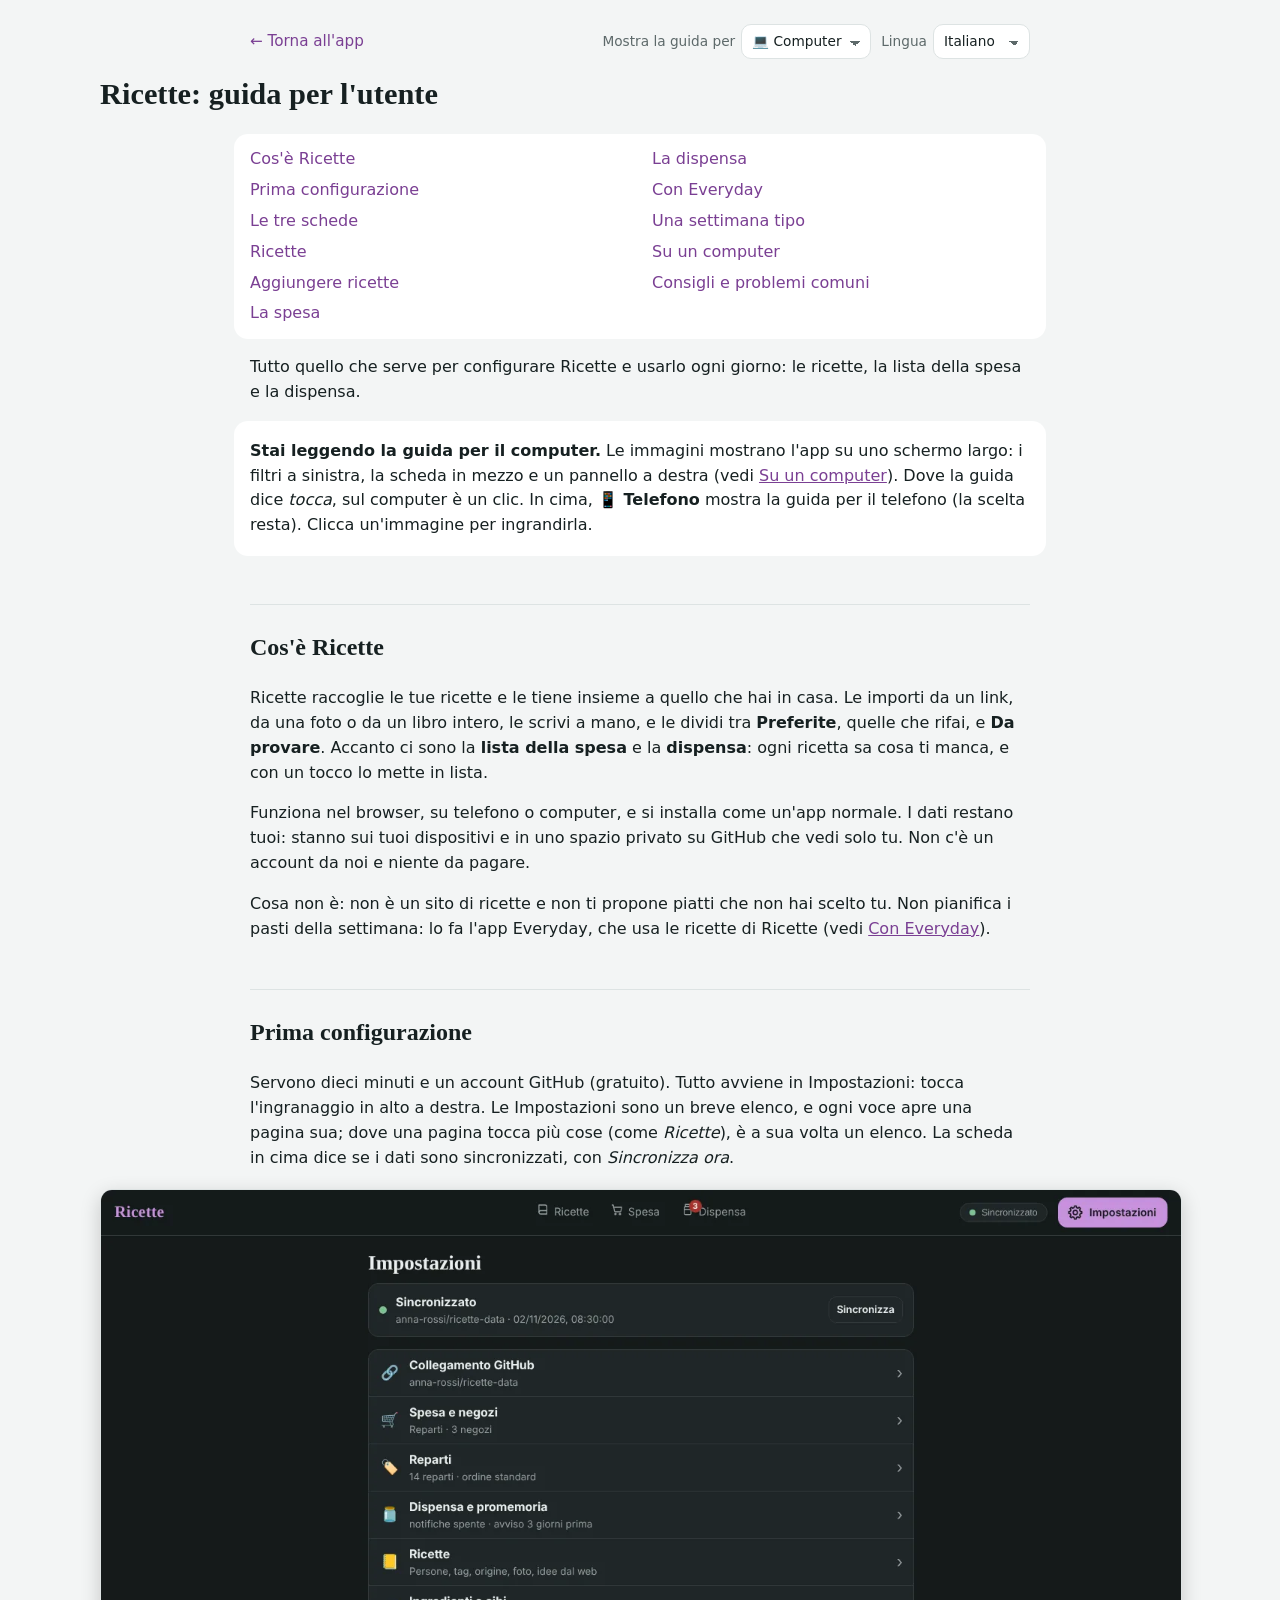
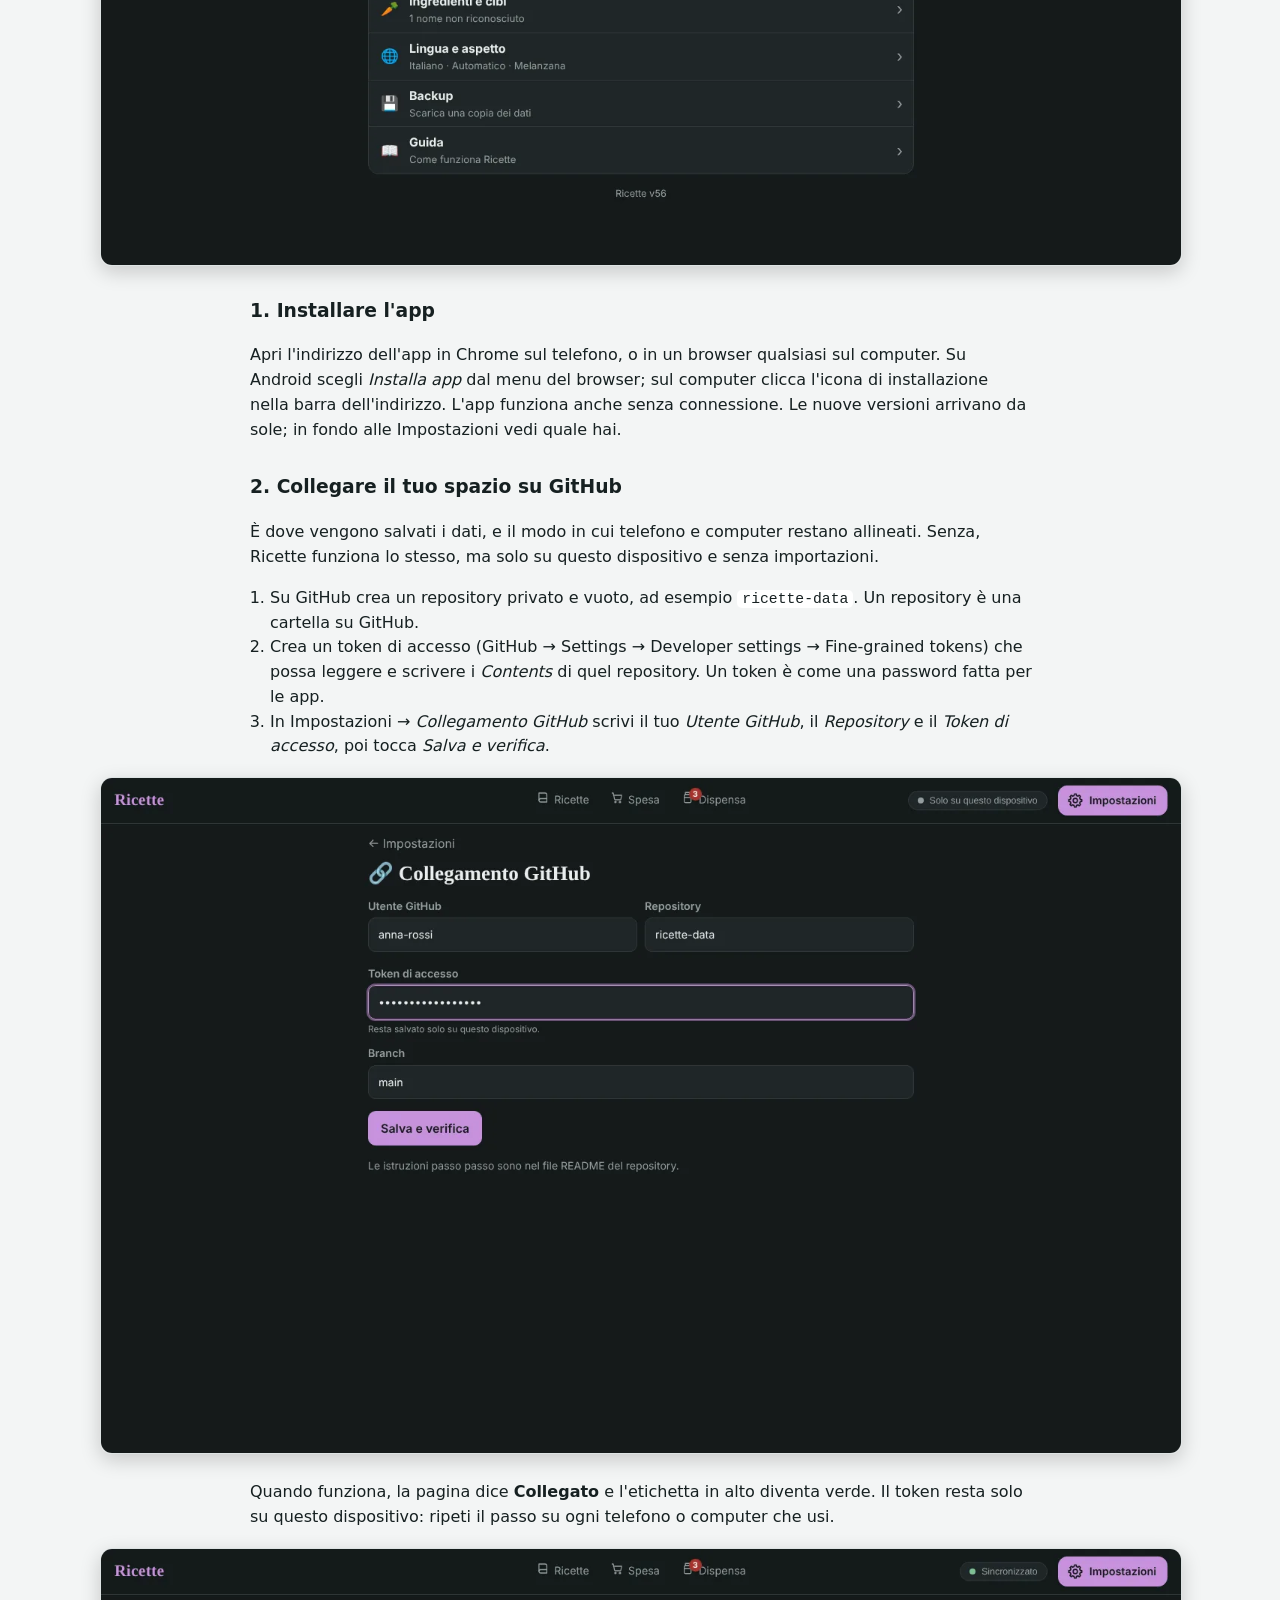
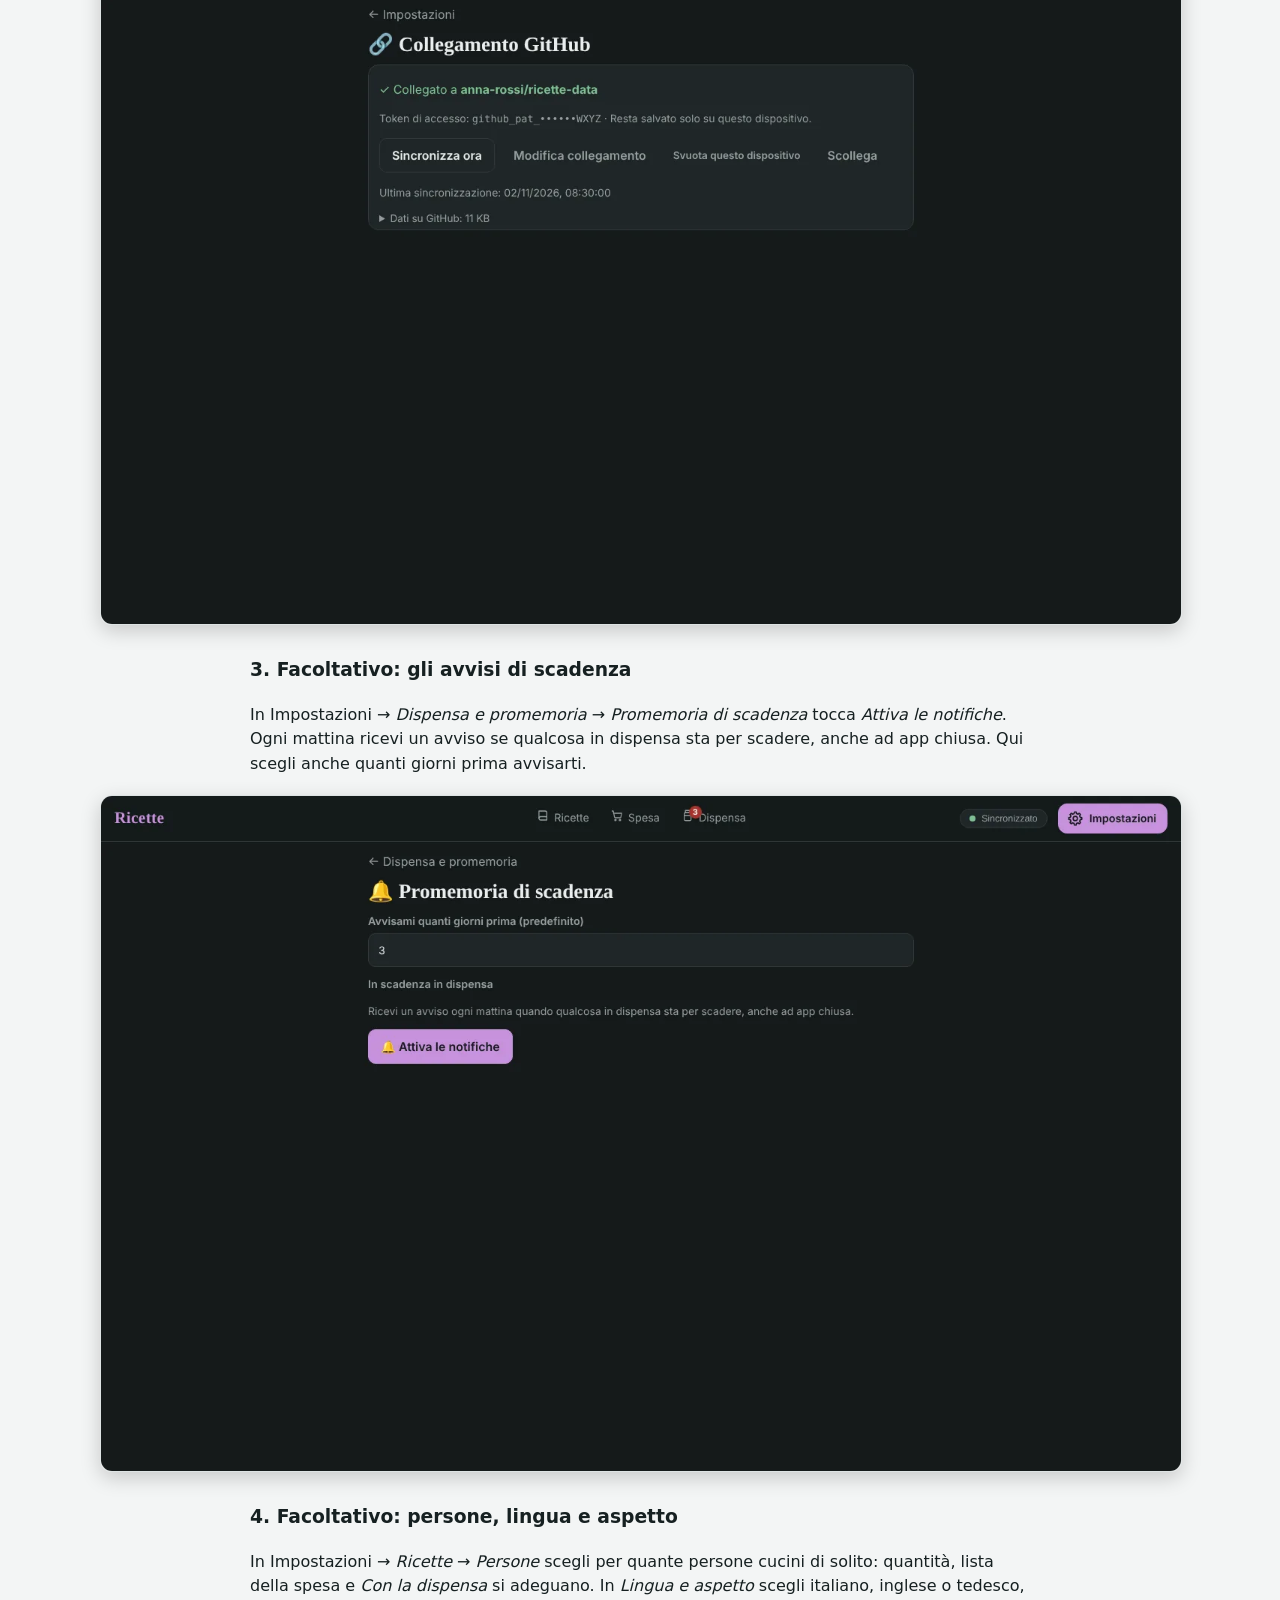
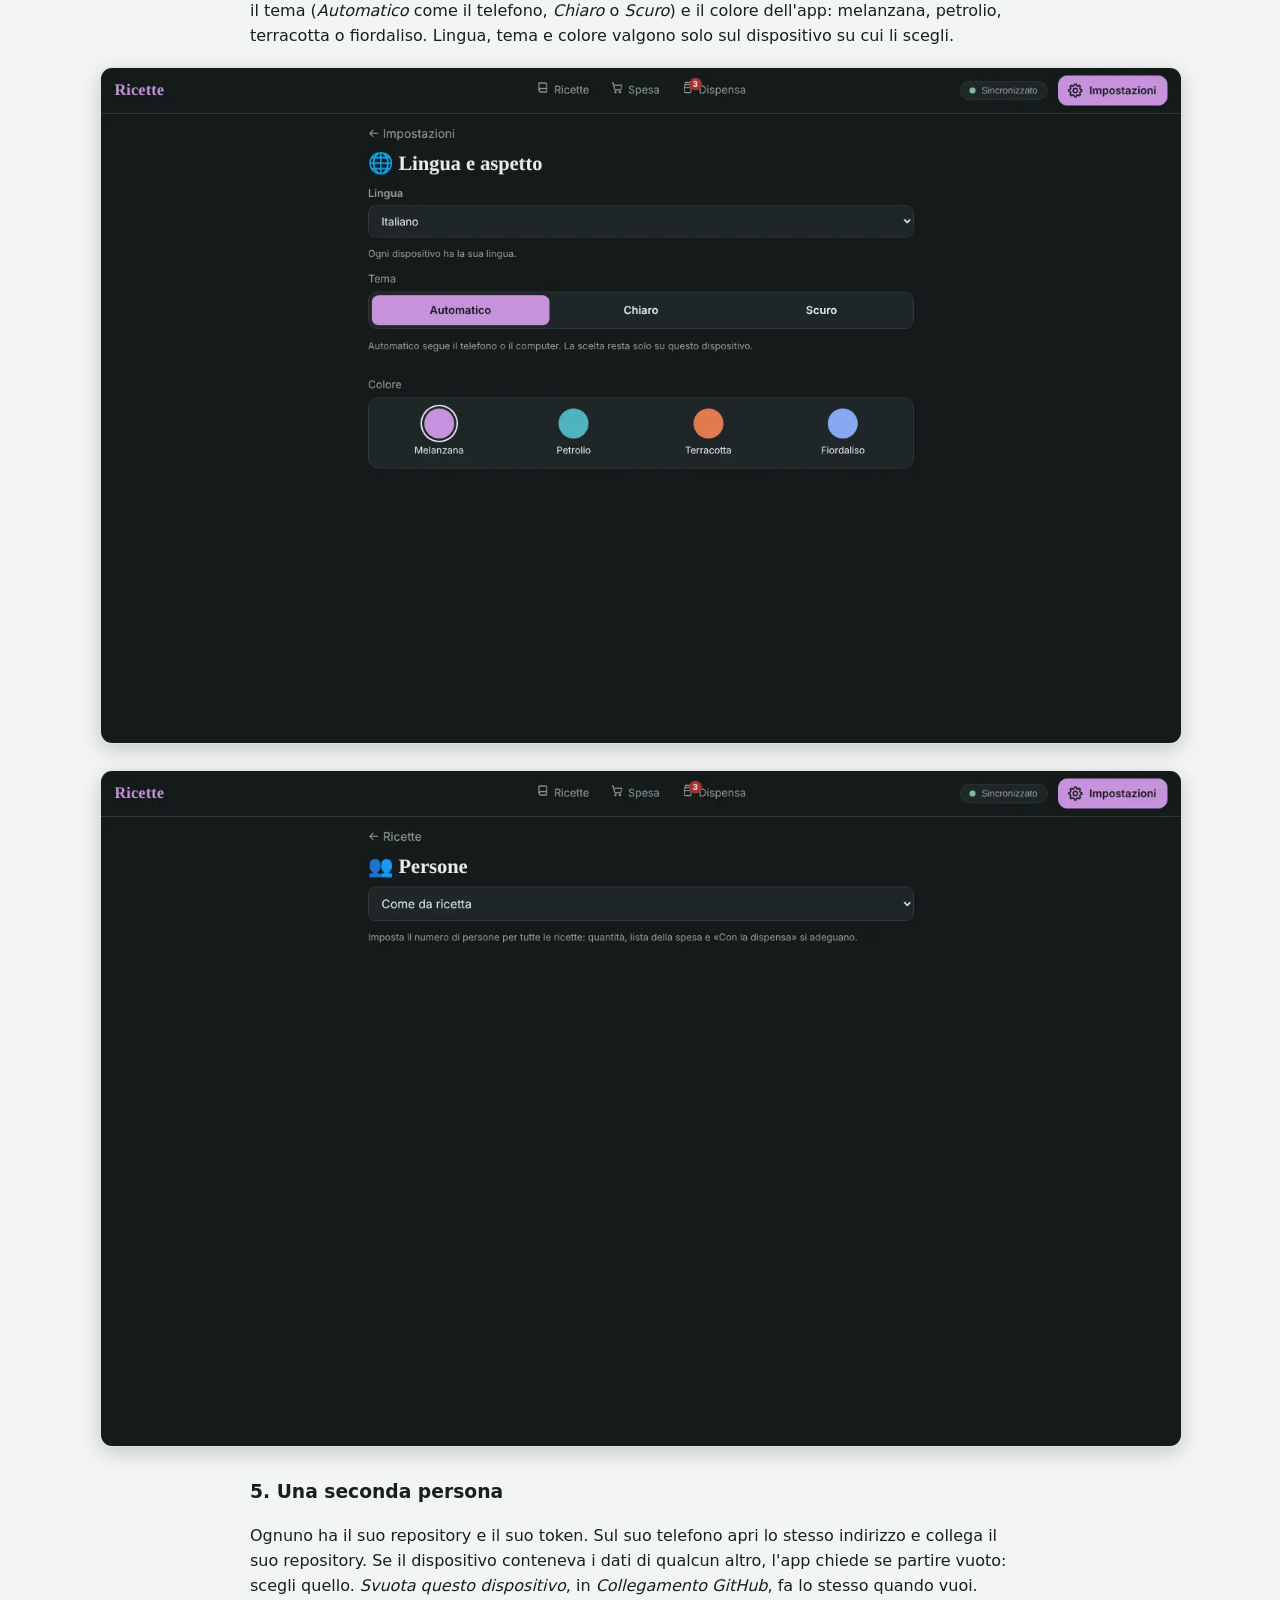
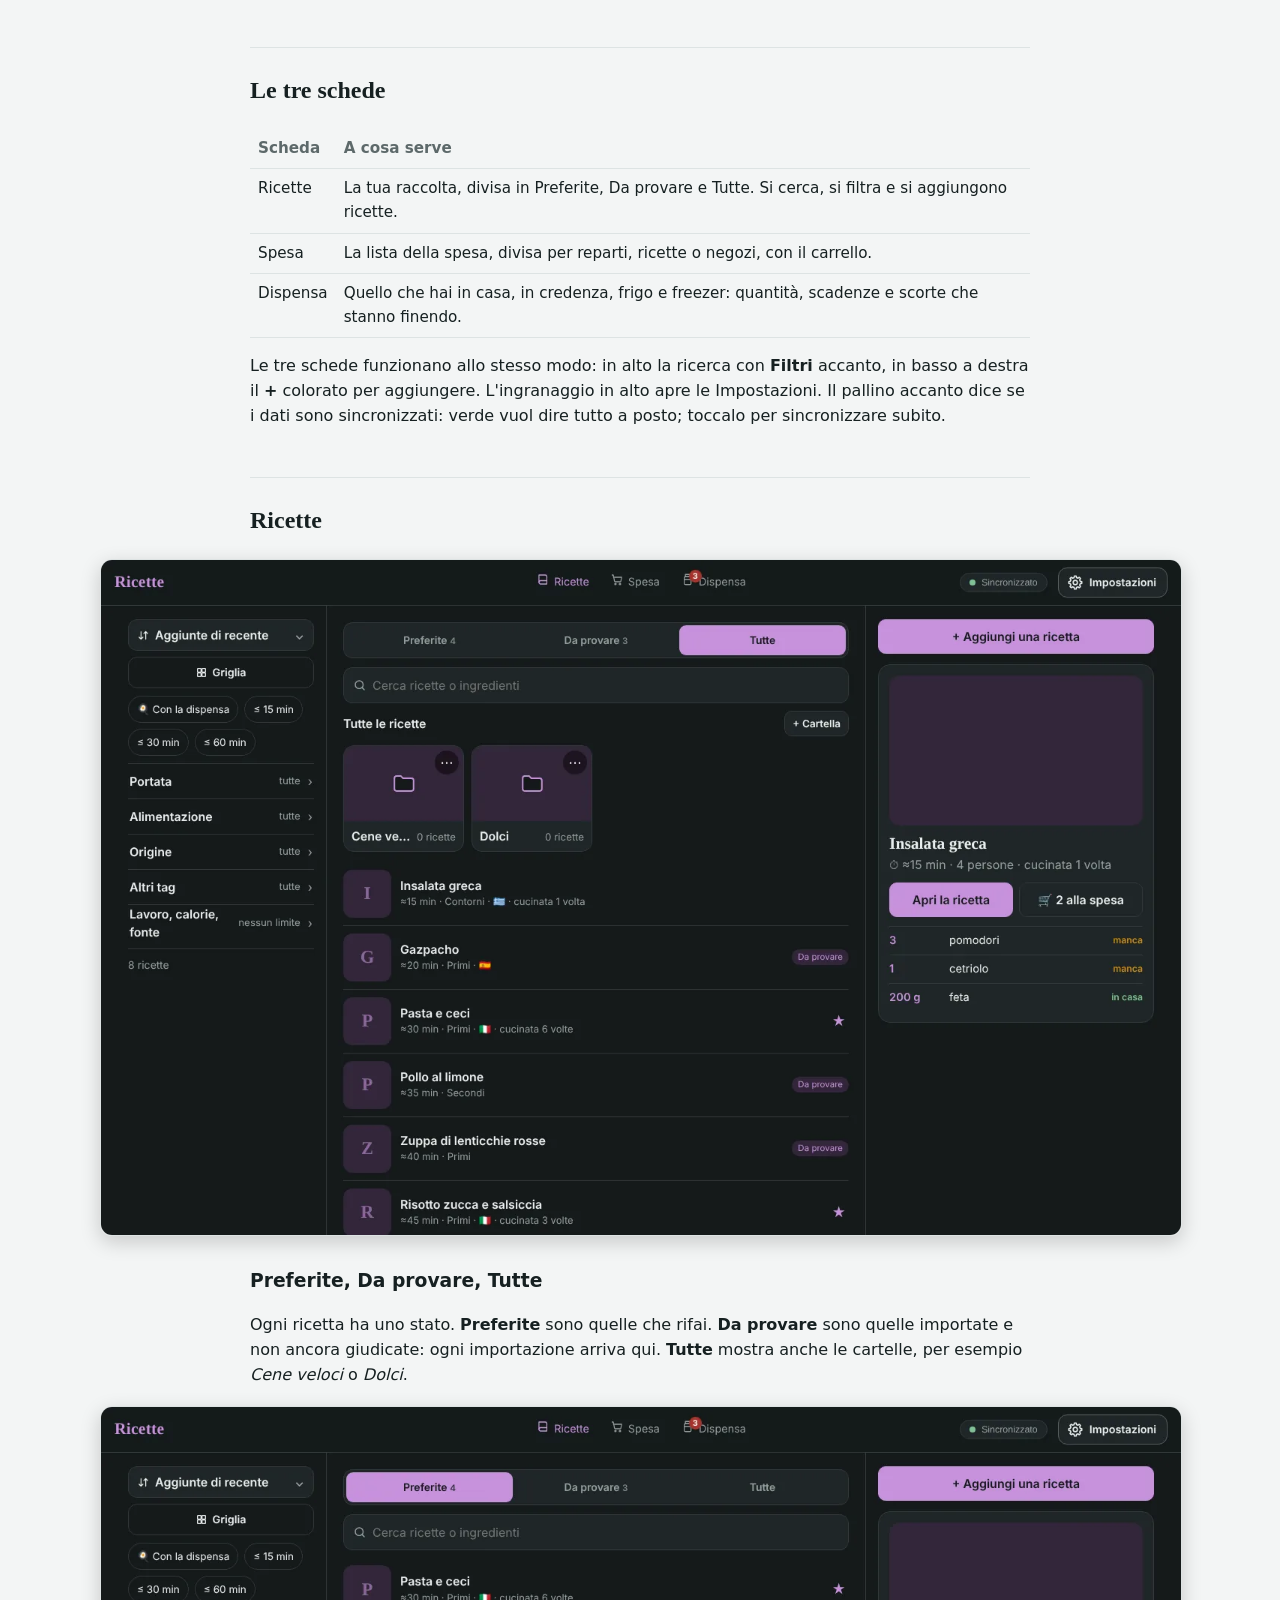
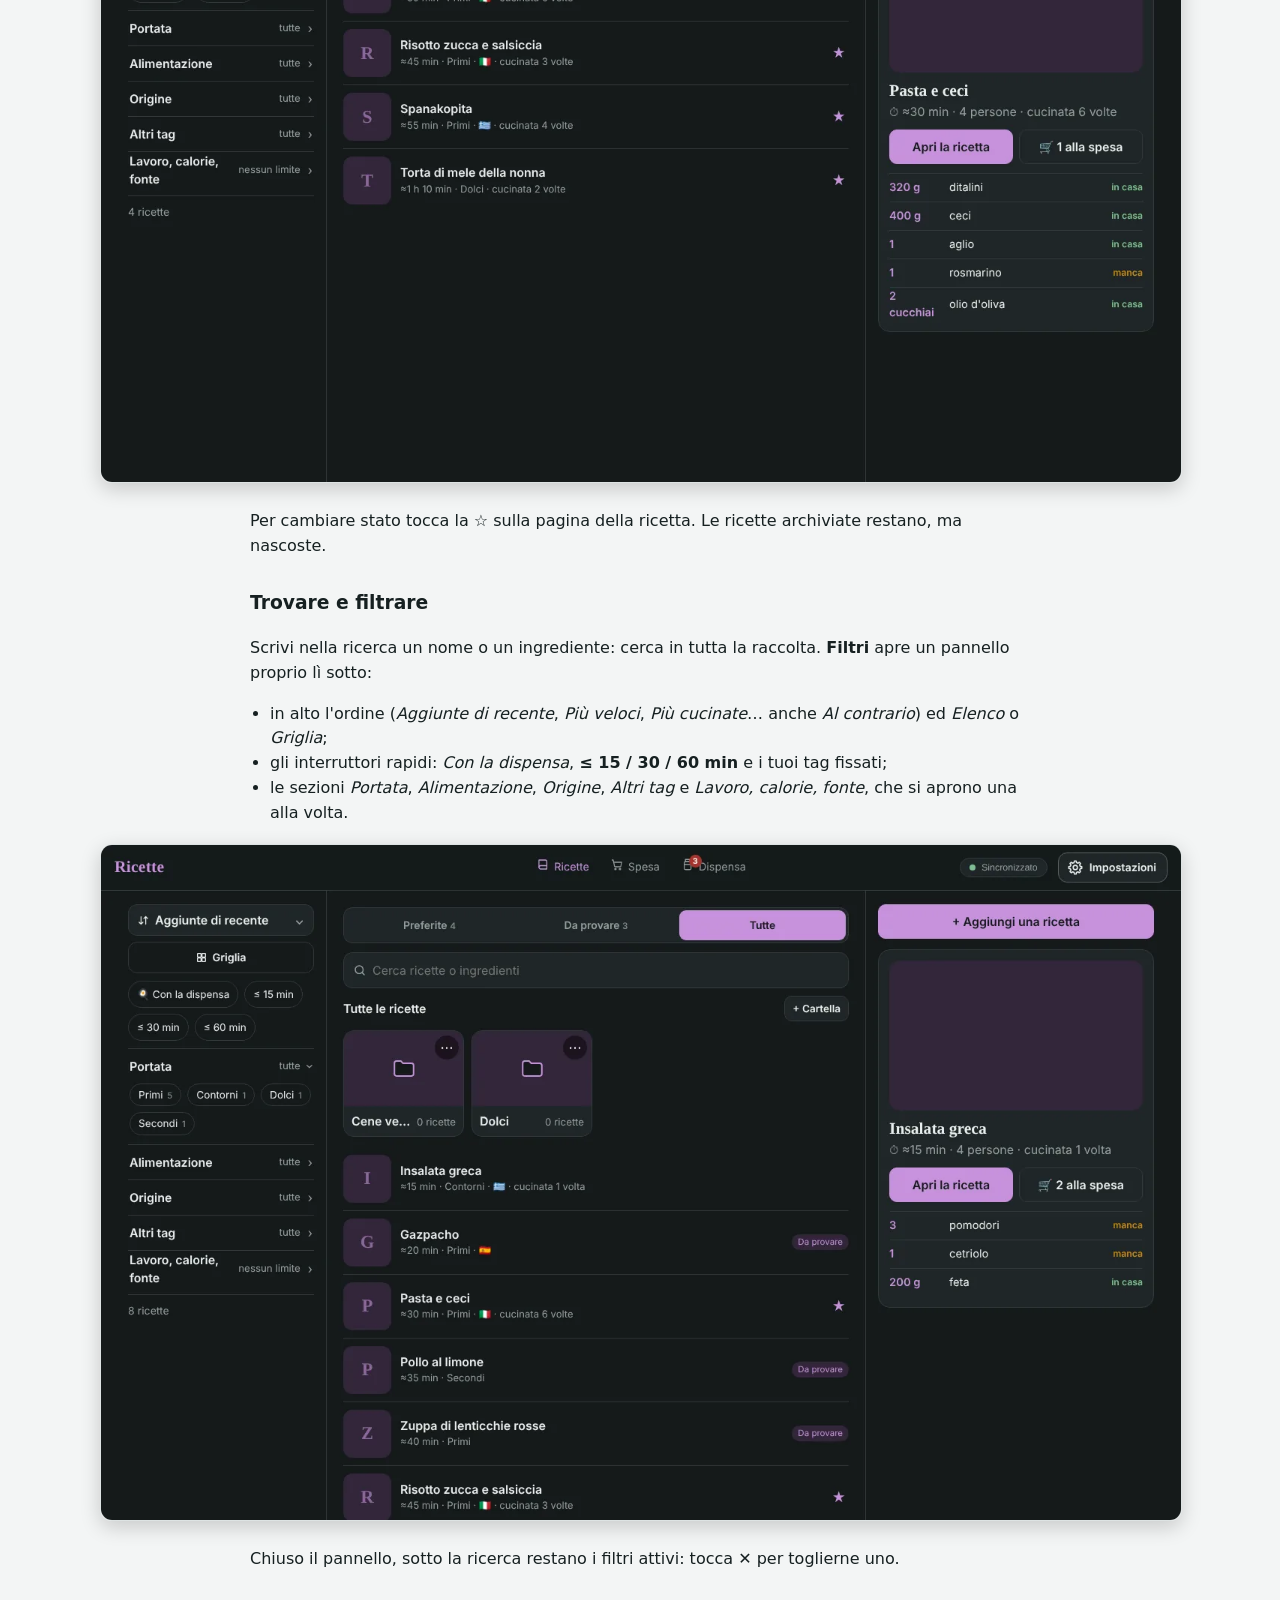
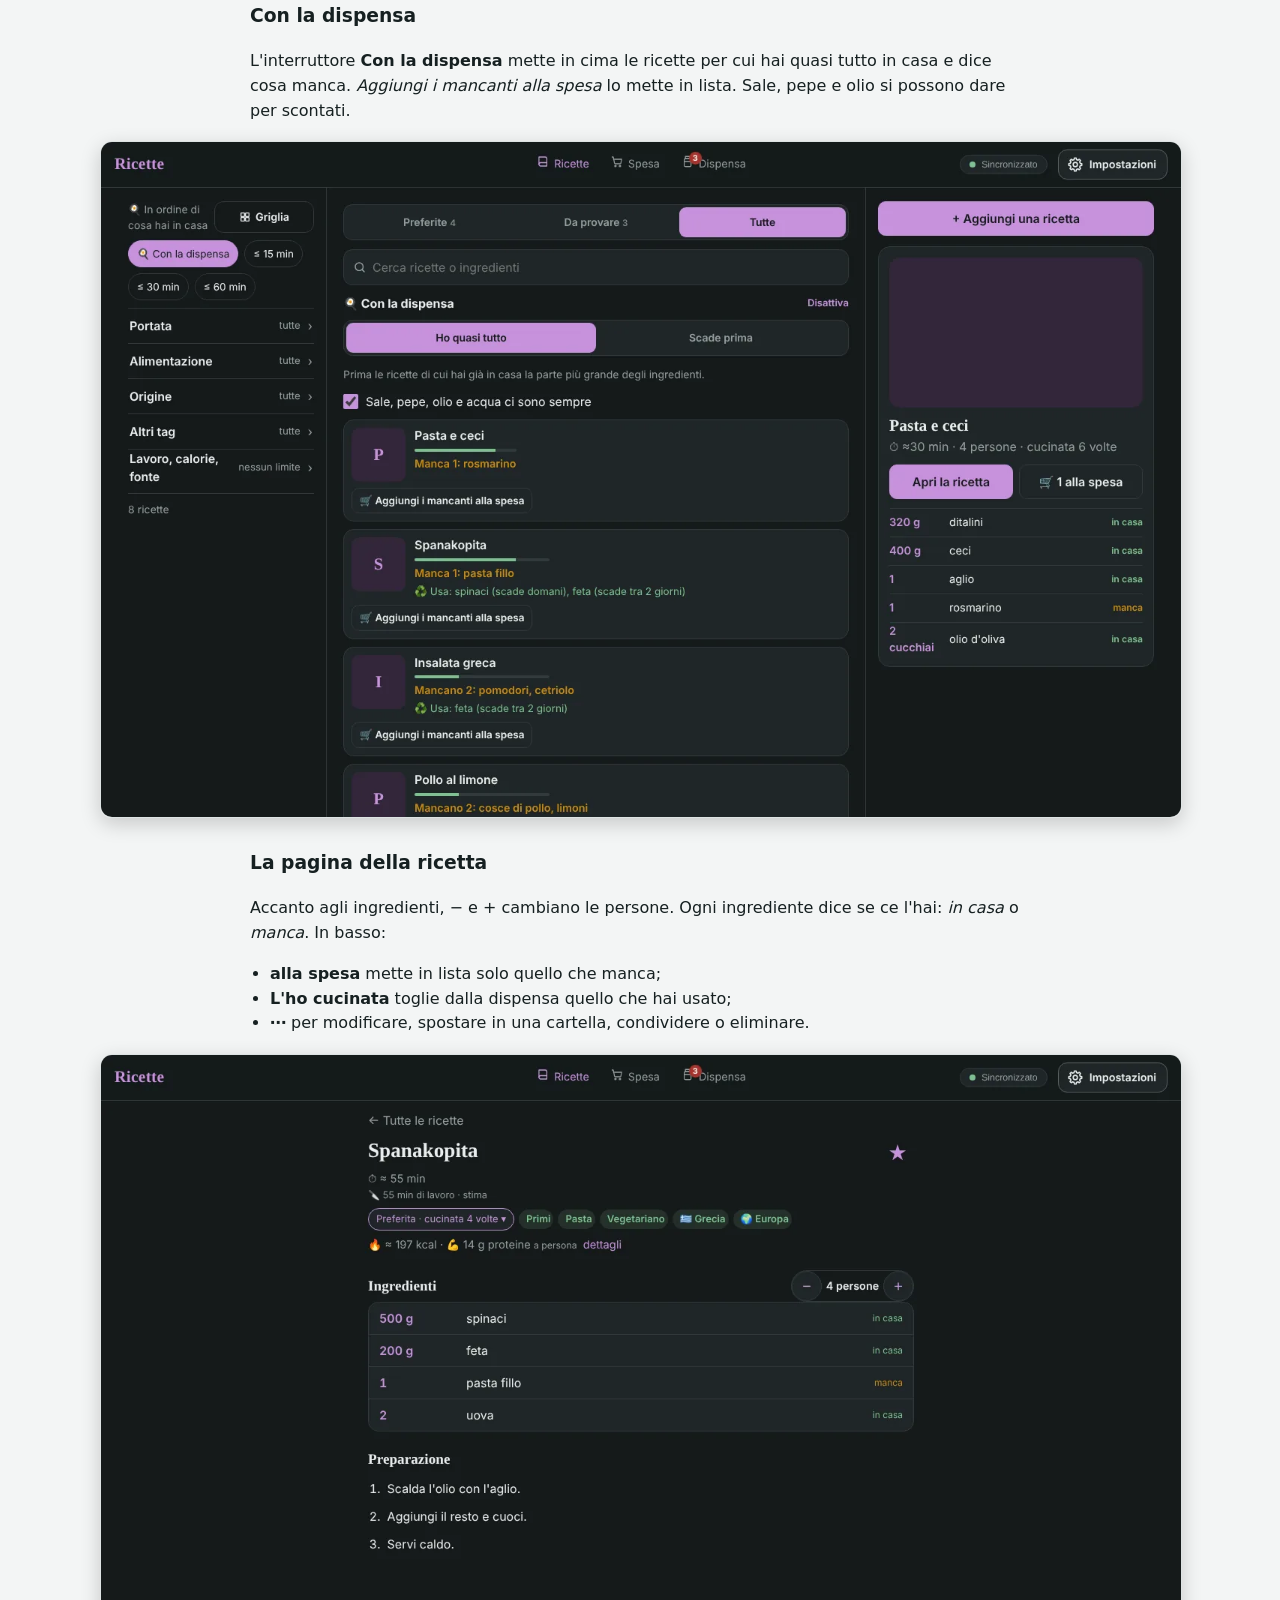
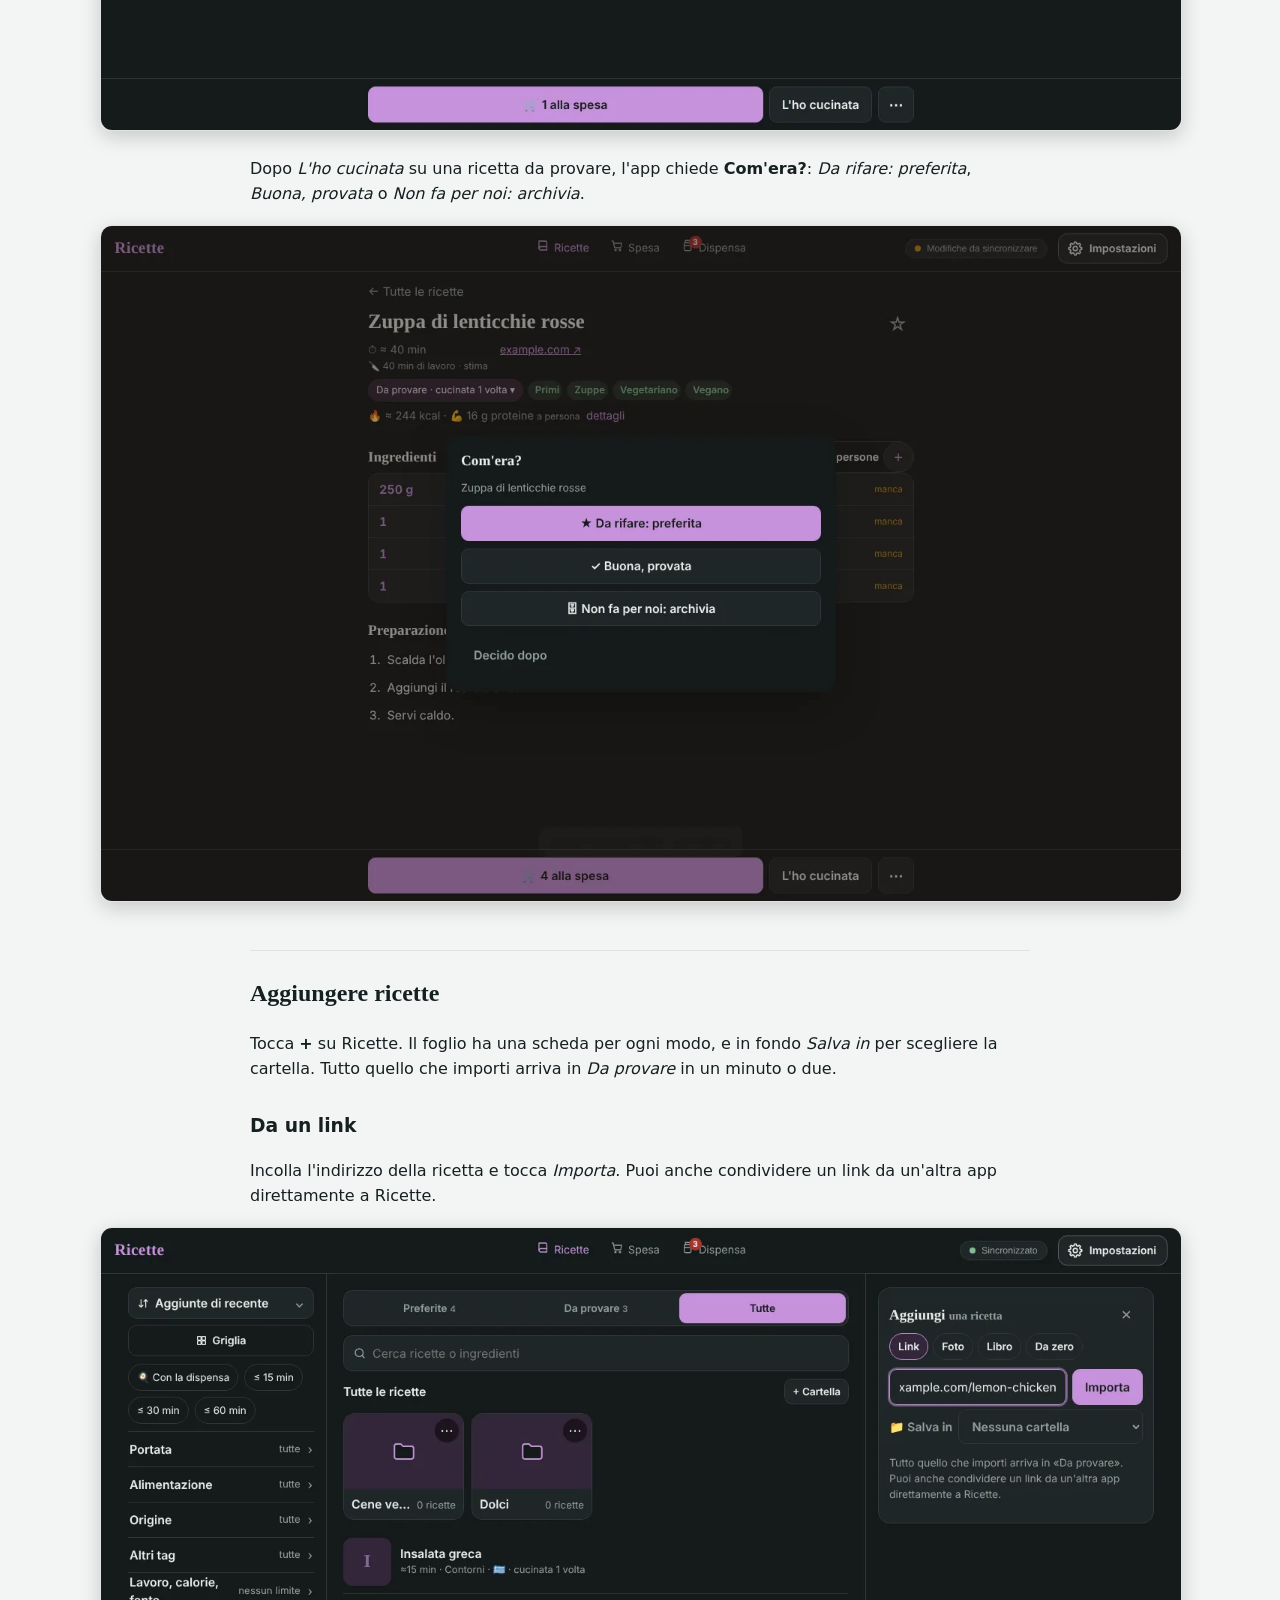
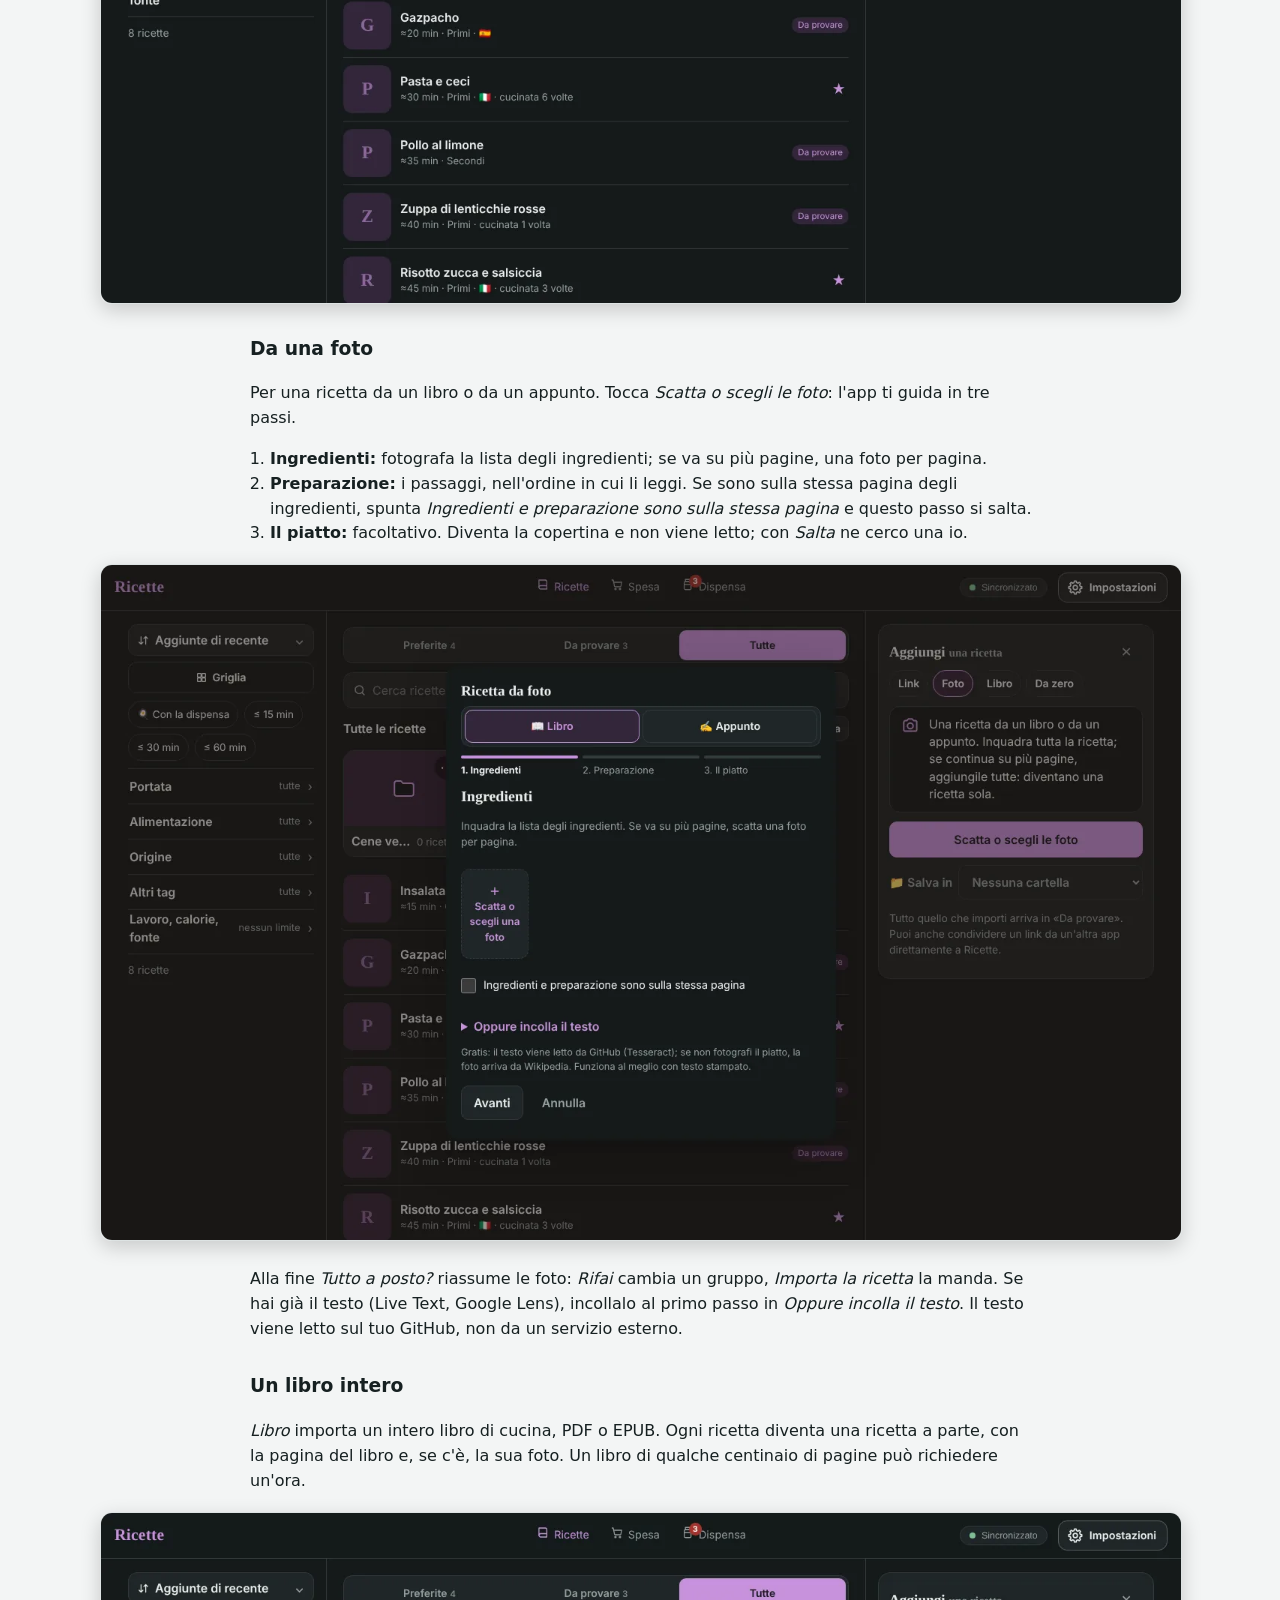
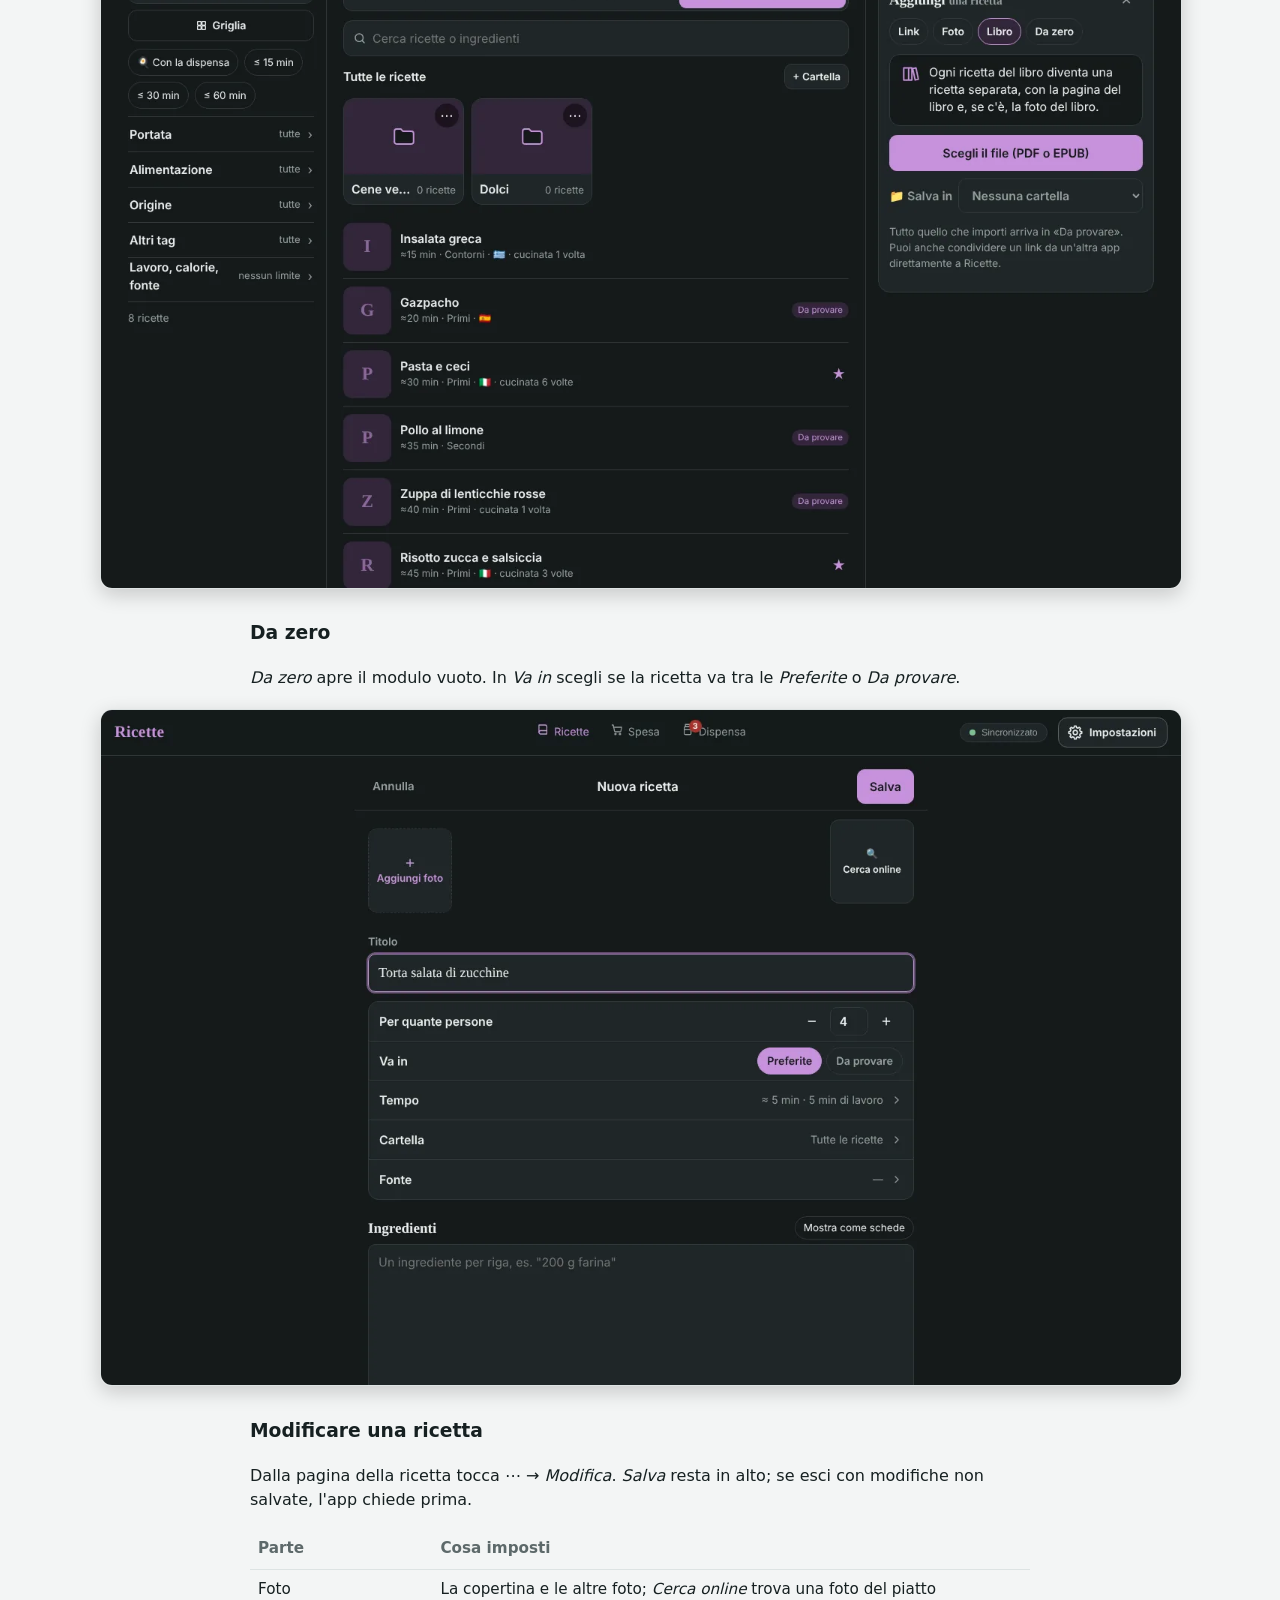
<file: guide-it.html>
<!doctype html><html lang="it"><head><meta charset="utf-8"><meta name="viewport" content="width=device-width,initial-scale=1"><title>Ricette · Guida</title><script>(function(){var h=document.documentElement,m,t='auto',a='';try{m=localStorage.getItem('guideMode');t=localStorage.getItem('ricette-theme')||'auto';a=localStorage.getItem('ricette-accent')||''}catch(e){}var w=innerWidth,d=m?m==='desk':w>=1000||(w>=700&&matchMedia('(pointer:fine)').matches);if(d)h.classList.add('desk');h.classList.add(t==='dark'||(t!=='light'&&matchMedia('(prefers-color-scheme: dark)').matches)?'dark':'light');if(a&&a!=='melanzana')h.dataset.accent=a})()</script><style>
:root{color-scheme:light;--bg:#f3f5f5;--ink:#162021;--muted:#5d696a;--line:#dde3e3;--acc:#7a3f93;--card:#ffffff}
:root.dark{color-scheme:dark;--bg:#151a1b;--ink:#e9eeec;--muted:#94a09f;--line:#313b3c;--acc:#c792dc;--card:#1f2627}
:root[data-accent=petrolio]{--acc:#1d6b75}:root[data-accent=terracotta]{--acc:#b5532d}:root[data-accent=fiordaliso]{--acc:#3657b0}
:root.dark[data-accent=petrolio]{--acc:#4fb3bf}:root.dark[data-accent=terracotta]{--acc:#e07a4f}:root.dark[data-accent=fiordaliso]{--acc:#86a8f2}
body{margin:0;background:var(--bg);color:var(--ink);font:16px/1.55 system-ui,-apple-system,Segoe UI,Roboto,sans-serif}
main{max-width:720px;margin:0 auto;padding:16px 18px 60px}
h1{font-family:Georgia,serif;font-size:1.9rem;margin:.4em 0}h2{font-family:Georgia,serif;margin-top:2em;border-top:1px solid var(--line);padding-top:1em}
h3{margin-top:1.6em}a{color:var(--acc)}code{background:var(--card);padding:1px 5px;border-radius:5px;font-size:.92em}
img{display:block;max-width:300px;width:100%;margin:14px auto;border:1px solid var(--line);border-radius:18px;box-shadow:0 6px 20px rgba(0,0,0,.18);cursor:zoom-in}
table{border-collapse:collapse;width:100%;font-size:.95em}th,td{text-align:left;vertical-align:top;padding:8px;border-bottom:1px solid var(--line)}th{color:var(--muted);font-weight:600}
.top{display:flex;justify-content:space-between;align-items:center;gap:8px 12px;flex-wrap:wrap;font-size:.95em}.top a{text-decoration:none}
.top .pick{display:inline-flex;align-items:center;gap:6px;color:var(--muted);font-size:.9em}
.top select{font:inherit;color:var(--ink);background:var(--card);border:1px solid var(--line);border-radius:10px;padding:6px 28px 6px 10px;appearance:none;background-image:linear-gradient(45deg,transparent 50%,var(--muted) 50%),linear-gradient(135deg,var(--muted) 50%,transparent 50%);background-position:calc(100% - 15px) 55%,calc(100% - 10px) 55%;background-size:5px 5px;background-repeat:no-repeat;cursor:pointer}
.top .picks{display:flex;gap:10px;flex-wrap:wrap}
nav.toc{background:var(--card);border-radius:14px;padding:10px 16px;margin:16px 0}nav.toc a{display:block;padding:3px 0;text-decoration:none}
html:not(.desk) .dk,html:not(.desk) .desk-only,html.desk .ph,html.desk .phone-only{display:none}
html.desk main{max-width:1080px;padding:24px 32px 80px}
html.desk main>p,html.desk main>ul,html.desk main>ol,html.desk main>table,html.desk main>h2,html.desk main>h3,html.desk main>div,html.desk nav.toc{max-width:780px;margin-left:auto;margin-right:auto}
html.desk nav.toc{columns:2;column-gap:24px}
html.desk main>p:has(img.dk),html.desk main>p:has(img.wide){max-width:none}
html.desk img.dk,html.desk img.wide{max-width:100%;border-radius:12px;margin:18px auto 26px}
img.wide{max-width:100%;border-radius:12px}
html.desk .desk-only{background:var(--card);border-radius:14px;padding:2px 16px}
.zoom{position:fixed;inset:0;z-index:9;background:rgba(0,0,0,.86);display:flex;align-items:center;justify-content:center;padding:2vw;cursor:zoom-out}
.zoom img{max-width:100%;max-height:100%;width:auto;margin:0;border:0;box-shadow:none;cursor:zoom-out}
</style></head><body><main><div class="top"><a href="./#/settings">← Torna all'app</a><span class="picks"><label class="pick">Mostra la guida per <select id="mode"><option value="phone">📱 Telefono</option><option value="desk">💻 Computer</option></select></label><label class="pick">Lingua <select id="lang"><option value="guide-it.html" selected>Italiano</option><option value="guide-en.html">English</option><option value="guide-de.html">Deutsch</option></select></label></span></div><h1 id="ricette-guida-per-lutente">Ricette: guida per l'utente</h1><nav class="toc"><a href="#cose-ricette">Cos'è Ricette</a><a href="#prima-configurazione">Prima configurazione</a><a href="#le-tre-schede">Le tre schede</a><a href="#ricette">Ricette</a><a href="#aggiungere-ricette">Aggiungere ricette</a><a href="#la-spesa">La spesa</a><a href="#la-dispensa">La dispensa</a><a href="#con-everyday">Con Everyday</a><a href="#una-settimana-tipo">Una settimana tipo</a><a href="#su-un-computer">Su un computer</a><a href="#consigli-e-problemi-comuni">Consigli e problemi comuni</a></nav>
<p>Tutto quello che serve per configurare Ricette e usarlo ogni giorno: le ricette, la lista della spesa e la dispensa.</p>
<div class="desk-only">
<p><strong>Stai leggendo la guida per il computer.</strong> Le immagini mostrano l'app su uno schermo largo: i filtri a sinistra, la scheda in mezzo e un pannello a destra (vedi <a href="#su-un-computer">Su un computer</a>). Dove la guida dice <em>tocca</em>, sul computer è un clic. In cima, <strong>📱 Telefono</strong> mostra la guida per il telefono (la scelta resta). Clicca un'immagine per ingrandirla.</p>
</div>
<div class="phone-only">
<p><em>Questa è la guida per il telefono. In cima, </em><em>💻 Computer</em><em> mostra quella per il computer.</em></p>
</div>
<h2 id="cose-ricette">Cos'è Ricette</h2>
<p>Ricette raccoglie le tue ricette e le tiene insieme a quello che hai in casa. Le importi da un link, da una foto o da un libro intero, le scrivi a mano, e le dividi tra <strong>Preferite</strong>, quelle che rifai, e <strong>Da provare</strong>. Accanto ci sono la <strong>lista della spesa</strong> e la <strong>dispensa</strong>: ogni ricetta sa cosa ti manca, e con un tocco lo mette in lista.</p>
<p>Funziona nel browser, su telefono o computer, e si installa come un'app normale. I dati restano tuoi: stanno sui tuoi dispositivi e in uno spazio privato su GitHub che vedi solo tu. Non c'è un account da noi e niente da pagare.</p>
<p>Cosa non è: non è un sito di ricette e non ti propone piatti che non hai scelto tu. Non pianifica i pasti della settimana: lo fa l'app Everyday, che usa le ricette di Ricette (vedi <a href="#con-everyday">Con Everyday</a>).</p>
<h2 id="prima-configurazione">Prima configurazione</h2>
<p>Servono dieci minuti e un account GitHub (gratuito). Tutto avviene in Impostazioni: tocca l'ingranaggio in alto a destra. Le Impostazioni sono un breve elenco, e ogni voce apre una pagina sua; dove una pagina tocca più cose (come <em>Ricette</em>), è a sua volta un elenco. La scheda in cima dice se i dati sono sincronizzati, con <em>Sincronizza ora</em>.</p>
<p><img class="ph" loading="lazy" alt="Impostazioni: la sincronizzazione in cima e le pagine" src="guide/it/03-settings.webp" /><img class="dk" loading="lazy" alt="Impostazioni: la sincronizzazione in cima e le pagine" src="guide/it/desk/03-settings.webp" /></p>
<h3 id="1-installare-lapp">1. Installare l'app</h3>
<p>Apri l'indirizzo dell'app in Chrome sul telefono, o in un browser qualsiasi sul computer. Su Android scegli <em>Installa app</em> dal menu del browser; sul computer clicca l'icona di installazione nella barra dell'indirizzo. L'app funziona anche senza connessione. Le nuove versioni arrivano da sole; in fondo alle Impostazioni vedi quale hai.</p>
<h3 id="2-collegare-il-tuo-spazio-su-github">2. Collegare il tuo spazio su GitHub</h3>
<p>È dove vengono salvati i dati, e il modo in cui telefono e computer restano allineati. Senza, Ricette funziona lo stesso, ma solo su questo dispositivo e senza importazioni.</p>
<ol>
<li>Su GitHub crea un repository privato e vuoto, ad esempio <code>ricette-data</code>. Un repository è una cartella su GitHub.</li>
<li>Crea un token di accesso (GitHub → Settings → Developer settings → Fine-grained tokens) che possa leggere e scrivere i <em>Contents</em> di quel repository. Un token è come una password fatta per le app.</li>
<li>In Impostazioni → <em>Collegamento GitHub</em> scrivi il tuo <em>Utente GitHub</em>, il <em>Repository</em> e il <em>Token di accesso</em>, poi tocca <em>Salva e verifica</em>.</li>
</ol>
<p><img class="ph" loading="lazy" alt="Utente, repository e token" src="guide/it/01-sync-form.webp" /><img class="dk" loading="lazy" alt="Utente, repository e token" src="guide/it/desk/01-sync-form.webp" /></p>
<p>Quando funziona, la pagina dice <strong>Collegato</strong> e l'etichetta in alto diventa verde. Il token resta solo su questo dispositivo: ripeti il passo su ogni telefono o computer che usi.</p>
<p><img class="ph" loading="lazy" alt="Collegato: il repository e l'ultima sincronizzazione" src="guide/it/02-sync-connected.webp" /><img class="dk" loading="lazy" alt="Collegato: il repository e l'ultima sincronizzazione" src="guide/it/desk/02-sync-connected.webp" /></p>
<h3 id="3-facoltativo-gli-avvisi-di-scadenza">3. Facoltativo: gli avvisi di scadenza</h3>
<p>In Impostazioni → <em>Dispensa e promemoria</em> → <em>Promemoria di scadenza</em> tocca <em>Attiva le notifiche</em>. Ogni mattina ricevi un avviso se qualcosa in dispensa sta per scadere, anche ad app chiusa. Qui scegli anche quanti giorni prima avvisarti.</p>
<p><img class="ph" loading="lazy" alt="Dispensa e promemoria" src="guide/it/04-settings-pantry.webp" /><img class="dk" loading="lazy" alt="Dispensa e promemoria" src="guide/it/desk/04-settings-pantry.webp" /></p>
<h3 id="4-facoltativo-persone-lingua-e-aspetto">4. Facoltativo: persone, lingua e aspetto</h3>
<p>In Impostazioni → <em>Ricette</em> → <em>Persone</em> scegli per quante persone cucini di solito: quantità, lista della spesa e <em>Con la dispensa</em> si adeguano. In <em>Lingua e aspetto</em> scegli italiano, inglese o tedesco, il tema (<em>Automatico</em> come il telefono, <em>Chiaro</em> o <em>Scuro</em>) e il colore dell'app: melanzana, petrolio, terracotta o fiordaliso. Lingua, tema e colore valgono solo sul dispositivo su cui li scegli.</p>
<p><img class="ph" loading="lazy" alt="Lingua e aspetto" src="guide/it/05-settings-look.webp" /><img class="dk" loading="lazy" alt="Lingua e aspetto" src="guide/it/desk/05-settings-look.webp" /></p>
<p><img class="ph" loading="lazy" alt="Persone per tutte le ricette" src="guide/it/06-settings-people.webp" /><img class="dk" loading="lazy" alt="Persone per tutte le ricette" src="guide/it/desk/06-settings-people.webp" /></p>
<h3 id="5-una-seconda-persona">5. Una seconda persona</h3>
<p>Ognuno ha il suo repository e il suo token. Sul suo telefono apri lo stesso indirizzo e collega il suo repository. Se il dispositivo conteneva i dati di qualcun altro, l'app chiede se partire vuoto: scegli quello. <em>Svuota questo dispositivo</em>, in <em>Collegamento GitHub</em>, fa lo stesso quando vuoi.</p>
<h2 id="le-tre-schede">Le tre schede</h2>
<table>
<thead>
<tr>
<th>Scheda</th>
<th>A cosa serve</th>
</tr>
</thead>
<tbody>
<tr>
<td>Ricette</td>
<td>La tua raccolta, divisa in Preferite, Da provare e Tutte. Si cerca, si filtra e si aggiungono ricette.</td>
</tr>
<tr>
<td>Spesa</td>
<td>La lista della spesa, divisa per reparti, ricette o negozi, con il carrello.</td>
</tr>
<tr>
<td>Dispensa</td>
<td>Quello che hai in casa, in credenza, frigo e freezer: quantità, scadenze e scorte che stanno finendo.</td>
</tr>
</tbody>
</table>
<p>Le tre schede funzionano allo stesso modo: in alto la ricerca con <strong>Filtri</strong> accanto, in basso a destra il <strong>+</strong> colorato per aggiungere. L'ingranaggio in alto apre le Impostazioni. Il pallino accanto dice se i dati sono sincronizzati: verde vuol dire tutto a posto; toccalo per sincronizzare subito.</p>
<h2 id="ricette">Ricette</h2>
<p><img class="ph" loading="lazy" alt="Ricette: le cartelle in cima, poi tutte le ricette" src="guide/it/10-recipes.webp" /><img class="dk" loading="lazy" alt="Ricette: le cartelle in cima, poi tutte le ricette" src="guide/it/desk/10-recipes.webp" /></p>
<h3 id="preferite-da-provare-tutte">Preferite, Da provare, Tutte</h3>
<p>Ogni ricetta ha uno stato. <strong>Preferite</strong> sono quelle che rifai. <strong>Da provare</strong> sono quelle importate e non ancora giudicate: ogni importazione arriva qui. <strong>Tutte</strong> mostra anche le cartelle, per esempio <em>Cene veloci</em> o <em>Dolci</em>.</p>
<p><img class="ph" loading="lazy" alt="Preferite: le ricette che rifai" src="guide/it/11-favourites.webp" /><img class="dk" loading="lazy" alt="Preferite: le ricette che rifai" src="guide/it/desk/11-favourites.webp" /></p>
<p>Per cambiare stato tocca la ☆ sulla pagina della ricetta. Le ricette archiviate restano, ma nascoste.</p>
<h3 id="trovare-e-filtrare">Trovare e filtrare</h3>
<p>Scrivi nella ricerca un nome o un ingrediente: cerca in tutta la raccolta. <strong>Filtri</strong> apre un pannello proprio lì sotto:</p>
<ul>
<li>in alto l'ordine (<em>Aggiunte di recente</em>, <em>Più veloci</em>, <em>Più cucinate</em>… anche <em>Al contrario</em>) ed <em>Elenco</em> o <em>Griglia</em>;</li>
<li>gli interruttori rapidi: <em>Con la dispensa</em>, <strong>≤ 15 / 30 / 60 min</strong> e i tuoi tag fissati;</li>
<li>le sezioni <em>Portata</em>, <em>Alimentazione</em>, <em>Origine</em>, <em>Altri tag</em> e <em>Lavoro, calorie, fonte</em>, che si aprono una alla volta.</li>
</ul>
<p><img class="ph" loading="lazy" alt="Il pannello Filtri, con Portata aperta" src="guide/it/12-filters.webp" /><img class="dk" loading="lazy" alt="Il pannello Filtri, con Portata aperta" src="guide/it/desk/12-filters.webp" /></p>
<p>Chiuso il pannello, sotto la ricerca restano i filtri attivi: tocca ✕ per toglierne uno.</p>
<h3 id="con-la-dispensa">Con la dispensa</h3>
<p>L'interruttore <strong>Con la dispensa</strong> mette in cima le ricette per cui hai quasi tutto in casa e dice cosa manca. <em>Aggiungi i mancanti alla spesa</em> lo mette in lista. Sale, pepe e olio si possono dare per scontati.</p>
<p><img class="ph" loading="lazy" alt="Con la dispensa: prima quello che puoi cucinare" src="guide/it/13-with-pantry.webp" /><img class="dk" loading="lazy" alt="Con la dispensa: prima quello che puoi cucinare" src="guide/it/desk/13-with-pantry.webp" /></p>
<h3 id="la-pagina-della-ricetta">La pagina della ricetta</h3>
<p>Accanto agli ingredienti, − e + cambiano le persone. Ogni ingrediente dice se ce l'hai: <em>in casa</em> o <em>manca</em>. In basso:</p>
<ul>
<li><strong>alla spesa</strong> mette in lista solo quello che manca;</li>
<li><strong>L'ho cucinata</strong> toglie dalla dispensa quello che hai usato;</li>
<li><strong>⋯</strong> per modificare, spostare in una cartella, condividere o eliminare.</li>
</ul>
<p><img class="ph" loading="lazy" alt="La pagina di una ricetta: cosa hai in casa e cosa manca" src="guide/it/14-recipe.webp" /><img class="dk" loading="lazy" alt="La pagina di una ricetta: cosa hai in casa e cosa manca" src="guide/it/desk/14-recipe.webp" /></p>
<p>Dopo <em>L'ho cucinata</em> su una ricetta da provare, l'app chiede <strong>Com'era?</strong>: <em>Da rifare: preferita</em>, <em>Buona, provata</em> o <em>Non fa per noi: archivia</em>.</p>
<p><img class="ph" loading="lazy" alt="Com'era? dopo la prima volta" src="guide/it/15-how-was-it.webp" /><img class="dk" loading="lazy" alt="Com'era? dopo la prima volta" src="guide/it/desk/15-how-was-it.webp" /></p>
<h2 id="aggiungere-ricette">Aggiungere ricette</h2>
<p>Tocca <strong>+</strong> su Ricette. Il foglio ha una scheda per ogni modo, e in fondo <em>Salva in</em> per scegliere la cartella. Tutto quello che importi arriva in <em>Da provare</em> in un minuto o due.</p>
<h3 id="da-un-link">Da un link</h3>
<p>Incolla l'indirizzo della ricetta e tocca <em>Importa</em>. Puoi anche condividere un link da un'altra app direttamente a Ricette.</p>
<p><img class="ph" loading="lazy" alt="Link: incolla l'indirizzo" src="guide/it/20-add-link.webp" /><img class="dk" loading="lazy" alt="Link: incolla l'indirizzo" src="guide/it/desk/20-add-link.webp" /></p>
<h3 id="da-una-foto">Da una foto</h3>
<p>Per una ricetta da un libro o da un appunto. Tocca <em>Scatta o scegli le foto</em>: l'app ti guida in tre passi.</p>
<ol>
<li><strong>Ingredienti:</strong> fotografa la lista degli ingredienti; se va su più pagine, una foto per pagina.</li>
<li><strong>Preparazione:</strong> i passaggi, nell'ordine in cui li leggi. Se sono sulla stessa pagina degli ingredienti, spunta <em>Ingredienti e preparazione sono sulla stessa pagina</em> e questo passo si salta.</li>
<li><strong>Il piatto:</strong> facoltativo. Diventa la copertina e non viene letto; con <em>Salta</em> ne cerco una io.</li>
</ol>
<p><img class="ph" loading="lazy" alt="Da una foto: prima gli ingredienti" src="guide/it/21-add-photo.webp" /><img class="dk" loading="lazy" alt="Da una foto: prima gli ingredienti" src="guide/it/desk/21-add-photo.webp" /></p>
<p>Alla fine <em>Tutto a posto?</em> riassume le foto: <em>Rifai</em> cambia un gruppo, <em>Importa la ricetta</em> la manda. Se hai già il testo (Live Text, Google Lens), incollalo al primo passo in <em>Oppure incolla il testo</em>. Il testo viene letto sul tuo GitHub, non da un servizio esterno.</p>
<h3 id="un-libro-intero">Un libro intero</h3>
<p><em>Libro</em> importa un intero libro di cucina, PDF o EPUB. Ogni ricetta diventa una ricetta a parte, con la pagina del libro e, se c'è, la sua foto. Un libro di qualche centinaio di pagine può richiedere un'ora.</p>
<p><img class="ph" loading="lazy" alt="Libro: un PDF o un EPUB intero" src="guide/it/22-add-book.webp" /><img class="dk" loading="lazy" alt="Libro: un PDF o un EPUB intero" src="guide/it/desk/22-add-book.webp" /></p>
<h3 id="da-zero">Da zero</h3>
<p><em>Da zero</em> apre il modulo vuoto. In <em>Va in</em> scegli se la ricetta va tra le <em>Preferite</em> o <em>Da provare</em>.</p>
<p><img class="ph" loading="lazy" alt="Da zero: il modulo, con Va in" src="guide/it/23-new-recipe.webp" /><img class="dk" loading="lazy" alt="Da zero: il modulo, con Va in" src="guide/it/desk/23-new-recipe.webp" /></p>
<h3 id="modificare-una-ricetta">Modificare una ricetta</h3>
<p>Dalla pagina della ricetta tocca ⋯ → <em>Modifica</em>. <em>Salva</em> resta in alto; se esci con modifiche non salvate, l'app chiede prima.</p>
<table>
<thead>
<tr>
<th>Parte</th>
<th>Cosa imposti</th>
</tr>
</thead>
<tbody>
<tr>
<td>Foto</td>
<td>La copertina e le altre foto; <em>Cerca online</em> trova una foto del piatto</td>
</tr>
<tr>
<td>Titolo, persone</td>
<td>Il nome e per quante persone sono le dosi</td>
</tr>
<tr>
<td>Tempo, Cartella, Fonte</td>
<td>Il tempo totale e di lavoro, la cartella, il link o il libro con la pagina</td>
</tr>
<tr>
<td>Ingredienti</td>
<td>Una riga per ingrediente: quantità, nome, dettaglio. <em>+ Gruppo</em> per «Per la salsa»</td>
</tr>
<tr>
<td>Preparazione</td>
<td>Un passaggio per scheda; trascina ⠿ per riordinare</td>
</tr>
<tr>
<td>Tag</td>
<td>Quelli verdi sono automatici; aggiungi i tuoi con <em>+ Tag</em></td>
</tr>
</tbody>
</table>
<p><img class="ph" loading="lazy" alt="Gli ingredienti come righe" src="guide/it/24-edit.webp" /><img class="dk" loading="lazy" alt="Gli ingredienti come righe" src="guide/it/desk/24-edit.webp" /></p>
<p>Tocca un ingrediente per cambiarlo. Sotto il nome c'è il cibo riconosciuto; se è sbagliato o manca, tocca <strong>Correggi</strong>. <em>Scrivi come testo</em> mostra tutta la lista come testo, comodo per incollare.</p>
<p><img class="ph" loading="lazy" alt="Un ingrediente: quantità, gruppo e Correggi" src="guide/it/25-ingredient.webp" /><img class="dk" loading="lazy" alt="Un ingrediente: quantità, gruppo e Correggi" src="guide/it/desk/25-ingredient.webp" /></p>
<h3 id="ingredienti-e-cibi">Ingredienti e cibi</h3>
<p>Ricette riconosce i cibi in italiano, inglese e tedesco: così le uova della ricetta sono le uova in dispensa, e ogni cosa va nel reparto giusto. In Impostazioni → <em>Ingredienti e cibi</em> trovi i nomi che non ha riconosciuto: collegali a un cibo o creane uno tuo. Vale per tutte le ricette, la spesa e la dispensa.</p>
<p><img class="ph" loading="lazy" alt="Ingredienti e cibi: i nomi da sistemare" src="guide/it/26-foods.webp" /><img class="dk" loading="lazy" alt="Ingredienti e cibi: i nomi da sistemare" src="guide/it/desk/26-foods.webp" /></p>
<h2 id="la-spesa">La spesa</h2>
<p><img class="ph" loading="lazy" alt="La spesa, divisa per reparti" src="guide/it/30-list.webp" /><img class="dk" loading="lazy" alt="La spesa, divisa per reparti" src="guide/it/desk/30-list.webp" /></p>
<h3 id="aggiungere">Aggiungere</h3>
<p>Tocca <strong>+</strong> e scrivi, per esempio <code>2 l latte, uova, 1,5 kg farina</code>, poi Invio. Quantità e reparto si capiscono da soli, e il campo resta aperto per la prossima. Sotto compare quello che hai appena aggiunto: tocca un nome per cambiarlo.</p>
<p><img class="ph" loading="lazy" alt="Il + su Spesa: più cose insieme" src="guide/it/31-list-add.webp" /><img class="dk" loading="lazy" alt="Il + su Spesa: più cose insieme" src="guide/it/desk/31-list-add.webp" /></p>
<p>Dalle ricette, <em>alla spesa</em> aggiunge gli ingredienti che mancano, già con la quantità. Quando in dispensa qualcosa finisce, l'app chiede se metterlo in lista (vedi <a href="#quando-qualcosa-finisce">Quando qualcosa finisce</a>).</p>
<h3 id="viste-e-filtri">Viste e filtri</h3>
<p><strong>Filtri</strong> apre la scelta della vista: <em>Raggruppa per</em> reparti, ricette o negozi, oppure <em>In fila</em>: <em>Mio ordine</em>, <em>A–Z</em>, recenti. Sotto, i filtri rapidi per negozio. Reparti, ricette e il tuo ordine valgono su tutti i dispositivi, anche in Everyday.</p>
<p><img class="ph" loading="lazy" alt="Scegliere la vista" src="guide/it/32-list-views.webp" /><img class="dk" loading="lazy" alt="Scegliere la vista" src="guide/it/desk/32-list-views.webp" /></p>
<h3 id="la-scheda-di-un-prodotto">La scheda di un prodotto</h3>
<p>Tocca il nome di una voce: si apre la scheda del prodotto, la stessa che apri dal carrello e dalla dispensa. In cima, tre schede dicono dove si trova: <em>In lista</em>, <em>Nel carrello</em> e <em>In casa</em>, con quantità e posto.</p>
<ul>
<li>Sotto c'è la parte di quel posto: quanto comprare, quanto hai preso, oppure quanto ce n'è in casa.</li>
<li>In fondo, <em>Il prodotto, ovunque</em>: reparto, negozi in <em>Si trova da</em> e note, uguali dappertutto. Nessun negozio vuol dire «ovunque». <em>+ Nuovo negozio</em> chiede il nome e, se vuoi, indirizzo, orari e quanto ci stai; il resto lo completi dopo in Impostazioni → <em>Spesa e negozi</em> → <em>Negozi</em>, dove i negozi con solo il nome sono segnati <em>da completare</em>.</li>
<li>Se il prodotto non è in lista, <em>Aggiungi alla lista</em> ce lo mette; se non è in casa, <em>Mettilo in dispensa</em>.</li>
<li>Il pulsante rosso dice cosa toglie: <em>Togli dalla lista</em>, <em>Togli dal carrello</em> o <em>Togli dalla dispensa</em> (con <em>Annulla</em> subito dopo).</li>
</ul>
<p><img class="ph" loading="lazy" alt="La scheda di un prodotto: dove si trova, quanto, negozi" src="guide/it/33-list-item.webp" /><img class="dk" loading="lazy" alt="La scheda di un prodotto: dove si trova, quanto, negozi" src="guide/it/desk/33-list-item.webp" /></p>
<p><img class="ph" loading="lazy" alt="+ Nuovo negozio, dentro la scheda" src="guide/it/33b-new-shop.webp" /><img class="dk" loading="lazy" alt="+ Nuovo negozio, dentro la scheda" src="guide/it/desk/33b-new-shop.webp" /></p>
<h3 id="il-carrello-e-metti-in-dispensa">Il carrello e Metti in dispensa</h3>
<p>Spunta quello che metti nel carrello: scende in <strong>Nel carrello</strong>. A casa tocca <strong>Metti in dispensa</strong>: controlli quantità, scadenze e dove va ogni cosa (credenza, frigo o freezer), poi tutto entra in dispensa ed esce dalla lista. Un prodotto nuovo si porta dietro i negozi della voce.</p>
<p><img class="ph" loading="lazy" alt="Il carrello" src="guide/it/34-cart.webp" /><img class="dk" loading="lazy" alt="Il carrello" src="guide/it/desk/34-cart.webp" /></p>
<p><img class="ph" loading="lazy" alt="Metti in dispensa: quantità e scadenze" src="guide/it/35-put-away.webp" /><img class="dk" loading="lazy" alt="Metti in dispensa: quantità e scadenze" src="guide/it/desk/35-put-away.webp" /></p>
<h3 id="il-prossimo-giro">Il prossimo giro</h3>
<p>Se usi Everyday e pianifichi un giro di spesa, la lista mostra <strong>Prossimo giro</strong>: quando e in quali negozi. Ogni voce dice in quale giro la compri; <em>Mostra solo questo</em> lascia solo quelle.</p>
<p><img class="ph" loading="lazy" alt="Il prossimo giro, pianificato in Everyday" src="guide/it/36-trips.webp" /><img class="dk" loading="lazy" alt="Il prossimo giro, pianificato in Everyday" src="guide/it/desk/36-trips.webp" /></p>
<h2 id="la-dispensa">La dispensa</h2>
<p><img class="ph" loading="lazy" alt="La dispensa: in scadenza in cima, poi per reparto" src="guide/it/40-pantry.webp" /><img class="dk" loading="lazy" alt="La dispensa: in scadenza in cima, poi per reparto" src="guide/it/desk/40-pantry.webp" /></p>
<h3 id="i-posti-credenza-frigo-freezer-casa-e-bambino">I posti: credenza, frigo, freezer, casa e bambino</h3>
<p>In cima scegli dove guardare: <em>Tutto</em>, <em>Credenza</em>, <em>Frigo</em>, <em>Freezer</em>, <em>Casa e pulizia</em> o <em>Bambino</em>, tre per riga, ognuno con quanti prodotti contiene. Ogni prodotto ha il suo posto. Finché non lo scegli tu, l'app lo indovina dal reparto: latticini, carne e pesce in frigo, i surgelati in freezer, detersivi, carta e cose per la cura di sé in <em>Casa e pulizia</em>, pannolini, creme, latte in polvere e pappe in <em>Bambino</em>, il resto in credenza. Per spostare un prodotto apri la sua scheda e tocca il posto in <em>Dove</em>.</p>
<p>L'ultima casella, <em>✎ Posti</em>, apre l'elenco dei posti: togli la spunta a quelli che non usi (i loro prodotti restano in <em>Tutto</em>), cambia l'ordine con ▲ ▼ e tocca ⋯ per dare a un posto un altro nome o per vedere quali reparti ci finiscono. Da lì, o da Impostazioni → <em>Reparti</em>, puoi mandare un reparto in un altro posto: per esempio le uova in credenza. Nella stessa pagina <em>Reparti</em> trascini i reparti nell'ordine dei tuoi negozi. Posti, nomi e reparti valgono su tutti i dispositivi.</p>
<p><img class="ph" loading="lazy" alt="Solo il frigo" src="guide/it/45-pantry-fridge.webp" /><img class="dk" loading="lazy" alt="Solo il frigo" src="guide/it/desk/45-pantry-fridge.webp" /></p>
<p><img class="ph" loading="lazy" alt="I posti" src="guide/it/46-pantry-places.webp" /><img class="dk" loading="lazy" alt="I posti" src="guide/it/desk/46-pantry-places.webp" /></p>
<p><img class="ph" loading="lazy" alt="Reparti: l'ordine del negozio e il posto in casa" src="guide/it/49-settings-depts.webp" /><img class="dk" loading="lazy" alt="Reparti: l'ordine del negozio e il posto in casa" src="guide/it/desk/49-settings-depts.webp" /></p>
<h3 id="aggiungere-e-scansionare">Aggiungere e scansionare</h3>
<p>Tocca <strong>+</strong> e scrivi, per esempio <code>6 uova scade 20/11, 1 kg farina</code>: «scade 20/11» mette la scadenza. <em>Va in</em> sceglie il posto: quello che stai guardando, oppure <em>Da solo</em> e ogni cosa va al suo. Con <em>Scansiona</em> inquadri il codice a barre e il prodotto si riconosce da solo.</p>
<p><img class="ph" loading="lazy" alt="Il + su Dispensa" src="guide/it/41-pantry-add.webp" /><img class="dk" loading="lazy" alt="Il + su Dispensa" src="guide/it/desk/41-pantry-add.webp" /></p>
<h3 id="scadenze-e-soglie">Scadenze e soglie</h3>
<p>Tocca un prodotto per la sua scheda, la stessa della spesa (vedi <a href="#la-scheda-di-un-prodotto">La scheda di un prodotto</a>). <em>Avvisami quando scende a</em> è la soglia: quando ci arriva, l'app chiede se metterlo nella lista della spesa. <em>Ricompra fino a</em> dice quanto comprarne. <em>Scadenza</em> e <em>Avvisami giorni prima</em> decidono l'avviso del mattino. I negozi in <em>Si trova da</em> tornano con il prodotto quando finisce e rientra in lista.</p>
<p><img class="ph" loading="lazy" alt="Un prodotto: quantità, soglia, scadenza" src="guide/it/42-pantry-product.webp" /><img class="dk" loading="lazy" alt="Un prodotto: quantità, soglia, scadenza" src="guide/it/desk/42-pantry-product.webp" /></p>
<h3 id="scorte-ce-poca-finita">Scorte: C'è, Poca, Finita</h3>
<p>Per sale, olio, spezie e simili non serve contare i grammi. In <em>Come la conti</em> scegli <strong>C'è / Poca / Finita</strong>: <em>Poca</em> e <em>Finita</em> chiedono se metterlo in lista, e quando lo rimetti in dispensa torna <em>C'è</em>. Cucinare non lo scala.</p>
<p><img class="ph" loading="lazy" alt="Una scorta: C'è, Poca, Finita" src="guide/it/43-staple.webp" /><img class="dk" loading="lazy" alt="Una scorta: C'è, Poca, Finita" src="guide/it/desk/43-staple.webp" /></p>
<h3 id="quando-qualcosa-finisce">Quando qualcosa finisce</h3>
<p>Quando una scorta passa a <em>Poca</em> o <em>Finita</em>, o un prodotto arriva a 0 (o alla sua soglia), in basso compare un messaggio: <em>H-Vollmilch: finito</em>. <strong>Aggiungi</strong> lo mette in lista; per i prodotti con una quantità propone quanto comprare, fino alla scorta piena o una confezione come quella che avevi, e lo cambi con − e +. <strong>No, grazie</strong> lo lascia fuori finché non torna in casa. Con <em>D'ora in poi aggiungi da solo</em> smette di chiedere.</p>
<p>Quello che finisce su un altro telefono, o in Everyday quando cucini, compare in cima alla Dispensa: <em>Aggiungi</em> lo mette in lista. In lista la riga mostra <em>🛒 in lista</em>. In Impostazioni → <em>Dispensa e promemoria</em> → <em>Quando qualcosa finisce</em> scegli <em>Chiedimi</em>, <em>Aggiungi da solo</em> o <em>Non fare niente</em>; vale anche in Everyday.</p>
<p><img class="ph" loading="lazy" alt="Finito: alla spesa?" src="guide/it/44b-pantry-low.webp" /><img class="dk" loading="lazy" alt="Finito: alla spesa?" src="guide/it/desk/44b-pantry-low.webp" /></p>
<p><img class="ph" loading="lazy" alt="Quando qualcosa finisce: Chiedimi, Aggiungi da solo, Non fare niente" src="guide/it/48-settings-low.webp" /><img class="dk" loading="lazy" alt="Quando qualcosa finisce: Chiedimi, Aggiungi da solo, Non fare niente" src="guide/it/desk/48-settings-low.webp" /></p>
<h3 id="filtri">Filtri</h3>
<p><strong>Filtri</strong> sceglie la vista (reparti, scadenza, scorte, A–Z) e i filtri <em>In scadenza</em>, <em>Scaduti</em>, <em>In esaurimento</em> e <em>Finiti</em>, anche insieme. <em>Ricette con quello che hai</em> apre Ricette con <em>Con la dispensa</em> acceso.</p>
<p><img class="ph" loading="lazy" alt="Solo quello in scadenza" src="guide/it/44-pantry-filters.webp" /><img class="dk" loading="lazy" alt="Solo quello in scadenza" src="guide/it/desk/44-pantry-filters.webp" /></p>
<h3 id="scontrini">Scontrini</h3>
<p>In ⋯ → <em>Leggi uno scontrino</em> fotografi lo scontrino dritto e ben illuminato. Viene letto sul tuo GitHub e poi cancellato; quando è pronto compare in Dispensa e lo metti via come il carrello.</p>
<p><img class="ph" loading="lazy" alt="Uno scontrino già letto" src="guide/it/47-receipt.webp" /><img class="dk" loading="lazy" alt="Uno scontrino già letto" src="guide/it/desk/47-receipt.webp" /></p>
<h2 id="con-everyday">Con Everyday</h2>
<p>Everyday è l'app per pianificare le giornate. Le due app condividono la lista della spesa, i negozi e la dispensa, se in Everyday scrivi il repository di Ricette.</p>
<ul>
<li><strong>La lista della spesa è una sola.</strong> Quello che aggiungi in Everyday compare qui, e viceversa.</li>
<li><strong>I pasti.</strong> In Everyday scegli una ricetta per un pasto, partendo dalle Preferite. Quando il pasto è fatto, la ricetta conta una volta in più (<em>cucinata 4 volte</em>).</li>
<li><strong>Mettere via.</strong> Anche in Everyday la spesa messa via entra in dispensa, con i negozi della voce, compresi detersivi e cose per la persona, che finiscono in <em>Casa e pulizia</em>, e le cose per i bambini, che vanno in <em>Bambino</em>. Il posto in casa lo scegli in Ricette; fino ad allora vale quello indovinato.</li>
<li><strong>I giri di spesa.</strong> Everyday decide quando fare la spesa; Ricette lo mostra in lista come <a href="#il-prossimo-giro">Prossimo giro</a>.</li>
</ul>
<p>Chi decide cosa: Ricette decide le ricette, la lista e la dispensa; Everyday decide quando cucinare e quando fare la spesa.</p>
<h2 id="una-settimana-tipo">Una settimana tipo</h2>
<p><strong>Domenica sera.</strong> Apri <em>Da provare</em> e scegli due ricette nuove: la zuppa di lenticchie e il pollo al limone. Su ognuna tocca <em>alla spesa</em>: in lista entrano solo le cose che mancano. Su Everyday la zuppa va a martedì.</p>
<p><strong>Lunedì, al mercato.</strong> Apri Spesa con la vista per negozi: al Mercato di Sant'Ambrogio prendi finocchi e limoni, spunti mentre li metti nella borsa. A casa tocchi <em>Metti in dispensa</em> e scrivi la scadenza della feta.</p>
<p><strong>Martedì sera.</strong> Zuppa di lenticchie. Alla fine tocchi <em>L'ho cucinata</em>: la dispensa scala le lenticchie, e a <em>Com'era?</em> rispondi <em>Da rifare: preferita</em>.</p>
<p><strong>Giovedì, poco tempo.</strong> Su Ricette accendi <em>Con la dispensa</em> e <strong>≤ 30 min</strong>: la pasta e ceci si fa con quello che hai. L'olio sta finendo: tocchi <em>Poca</em>, poi <em>Aggiungi alla spesa</em>, ed è in lista per sabato.</p>
<h2 id="su-un-computer">Su un computer</h2>
<p>Su uno schermo largo Ricette usa tre colonne. A sinistra i filtri, sempre aperti. In mezzo la scheda. A destra un pannello che cambia con la scheda:</p>
<ul>
<li><strong>Ricette:</strong> <em>Aggiungi una ricetta</em> e l'anteprima della ricetta che hai cliccato, con cosa manca. <em>Apri la ricetta</em> la apre intera.</li>
<li><strong>Spesa:</strong> il campo per aggiungere e il carrello, con <em>Metti in dispensa</em>. La lista si dispone su più colonne.</li>
<li><strong>Dispensa:</strong> il campo per aggiungere e scansionare.</li>
</ul>
<p><img loading="lazy" class="wide" alt="Ricette su un computer: filtri, ricette, anteprima" src="guide/it/60-wide-recipes.webp" /></p>
<p><img loading="lazy" class="wide" alt="Spesa su un computer" src="guide/it/61-wide-list.webp" /></p>
<p><img loading="lazy" class="wide" alt="Dispensa su un computer" src="guide/it/62-wide-pantry.webp" /></p>
<h2 id="consigli-e-problemi-comuni">Consigli e problemi comuni</h2>
<p><strong>La sincronizzazione non parte.</strong> Controlla in Impostazioni → <em>Collegamento GitHub</em> che il token possa scrivere i <em>Contents</em> del repository e non sia scaduto. <em>Modifica collegamento</em> permette di incollarne uno nuovo.</p>
<p><strong>Un'importazione resta in coda.</strong> Le importazioni girano sul tuo GitHub: servono il collegamento e un minuto o due. Se una pagina non si lascia leggere, l'app lo dice in cima a <em>Da provare</em>: prova con una foto della ricetta.</p>
<p><strong>Un ingrediente finisce nel reparto sbagliato.</strong> Tocca la voce, poi <em>Correggi</em>, e scegli il cibo giusto: vale da lì in poi, ovunque.</p>
<p><strong>Ho eliminato qualcosa per sbaglio.</strong> Tocca <em>Annulla</em> nel messaggio in basso, subito dopo.</p>
<p><strong>Voglio una copia dei miei dati.</strong> Impostazioni → <em>Backup</em> → <em>Scarica una copia dei dati</em>. Il tuo repository su GitHub contiene comunque gli stessi dati.</p>
<p><strong>Il telefono non avvisa delle scadenze.</strong> Le notifiche vanno attivate su ogni dispositivo, in <em>Dispensa e promemoria</em>. Su iPhone funzionano solo dall'app installata sulla schermata Home.</p></main><script>
document.addEventListener('click',function(e){var z=document.querySelector('.zoom');if(z){z.remove();return;}var i=e.target.closest('main img');if(!i)return;var d=document.createElement('div');d.className='zoom';var b=document.createElement('img');b.src=i.currentSrc||i.src;b.alt=i.alt;d.appendChild(b);document.body.appendChild(d);});
function setMode(m,keep){document.documentElement.classList.toggle('desk',m==='desk');var s=document.getElementById('mode');if(s)s.value=m;if(keep){try{localStorage.setItem('guideMode',m)}catch(e){}}}
setMode(document.documentElement.classList.contains('desk')?'desk':'phone',false);
document.getElementById('mode').addEventListener('change',function(e){setMode(e.target.value,true);});
document.getElementById('lang').addEventListener('change',function(e){location.href=e.target.value+location.hash;});
document.addEventListener('keydown',function(e){if(e.key==='Escape'){var z=document.querySelector('.zoom');if(z)z.remove();}});
</script></body></html>
</file>
<file: css/style.css>
:root {
  /* v52: the light palette "Pulito" shared with Everyday and Palestra (Everyday's handover, v62); Ricette's own accent */
  --bg: #f3f5f5;
  --surface: #ffffff;
  --ink: #162021;
  --muted: #5d696a;
  --line: #dde3e3;
  --accent: #7a3f93;
  --accent-ink: #ffffff;
  --accent-soft: #efe2f4;
  --accent-light: #7a3f93;
  --sw-melanzana: #7a3f93; --sw-petrolio: #1d6b75; --sw-terracotta: #b5532d; --sw-fiordaliso: #3657b0;
  --green: #3f8f5a;
  --warn: #b5780c;
  --danger: #a8322a;
  --lift: 0 1px 2px rgba(15, 35, 36, .07), 0 2px 6px rgba(15, 35, 36, .04);
  --radius: 14px;
  --serif: "Iowan Old Style", "Palatino Linotype", Palatino, Georgia, serif;
  --sans: -apple-system, BlinkMacSystemFont, "Segoe UI", Roboto, "Helvetica Neue", Arial, sans-serif;
  --nav-h: 64px;
  color-scheme: light;
}
/* Light or dark is a class on <html> (set before the first paint by index.html, then by js/theme.js); the colour is data-accent */
:root[data-accent=petrolio] { --accent: #1d6b75; --accent-soft: #dcedee; --accent-light: #1d6b75; }
:root[data-accent=terracotta] { --accent: #b5532d; --accent-soft: #f6e4da; --accent-light: #b5532d; }
:root[data-accent=fiordaliso] { --accent: #3657b0; --accent-soft: #e2e8f8; --accent-light: #3657b0; }
:root.dark {
  color-scheme: dark;
  --bg: #151a1b; --surface: #1f2627; --ink: #e9eeec; --muted: #94a09f; --line: #313b3c;
  --accent: #c792dc; --accent-ink: #151a1b; --accent-soft: #33263a; --green: #7cc28f; --warn: #c98a12; --lift: none;
  --sw-melanzana: #c792dc; --sw-petrolio: #4fb3bf; --sw-terracotta: #e07a4f; --sw-fiordaliso: #86a8f2;
}
:root.dark[data-accent=petrolio] { --accent: #4fb3bf; --accent-soft: #1d3336; }
:root.dark[data-accent=terracotta] { --accent: #e07a4f; --accent-soft: #3d2a21; }
:root.dark[data-accent=fiordaliso] { --accent: #86a8f2; --accent-soft: #232b3d; }

* { box-sizing: border-box; }
html { -webkit-text-size-adjust: 100%; }
body {
  margin: 0; background: var(--bg); color: var(--ink); font: 16px/1.5 var(--sans);
  padding-bottom: calc(var(--nav-h) + env(safe-area-inset-bottom) + 16px);
}
a { color: var(--accent); }
h1, h2 { font-family: var(--serif); font-weight: 600; line-height: 1.2; }
h1 { font-size: 1.7rem; margin: .4rem 0 .6rem; }
h2 { font-size: 1.2rem; margin: 1.6rem 0 .6rem; }

/* header */
.top {
  position: sticky; top: 0; z-index: 5; display: flex; align-items: center; justify-content: space-between;
  padding: calc(env(safe-area-inset-top) + 10px) 18px 10px; background: color-mix(in srgb, var(--bg) 92%, transparent);
  backdrop-filter: blur(8px); border-bottom: 1px solid var(--line);
}
.top h1 { margin: 0; font-size: 1.35rem; color: var(--accent); letter-spacing: .01em; }
.sync {
  display: inline-flex; align-items: center; gap: 8px; border: 1px solid var(--line); background: var(--surface);
  color: var(--muted); border-radius: 999px; padding: 5px 12px; font-size: .78rem; cursor: pointer; max-width: 60vw;
}
#sync-label { white-space: nowrap; overflow: hidden; text-overflow: ellipsis; }
.sync .dot { width: 8px; height: 8px; border-radius: 50%; background: var(--muted); flex: none; }
.sync.synced .dot { background: var(--green); }
.sync.pending .dot { background: var(--warn); }
.sync.syncing .dot { background: var(--accent); animation: pulse 1s infinite; }
.sync.error .dot { background: var(--danger); }
.sync.offline .dot { background: var(--muted); }
@keyframes pulse { 50% { opacity: .3; } }

main { max-width: 760px; margin: 0 auto; padding: 14px 16px; }

/* bottom tabs */
.tabs {
  position: fixed; bottom: 0; left: 0; right: 0; z-index: 5; display: flex; justify-content: space-around;
  height: calc(var(--nav-h) + env(safe-area-inset-bottom)); padding-bottom: env(safe-area-inset-bottom);
  background: var(--surface); border-top: 1px solid var(--line);
}
.tabs a {
  flex: 1; display: flex; flex-direction: column; align-items: center; justify-content: center; gap: 2px;
  color: var(--muted); text-decoration: none; font-size: .72rem;
}
.tabs a.active { color: var(--accent); }
.tabs svg { width: 24px; height: 24px; fill: none; stroke: currentColor; stroke-width: 1.7; stroke-linecap: round; stroke-linejoin: round; }
@media (min-width: 1100px) {
  .tabs { top: 0; bottom: auto; left: 50%; right: auto; transform: translateX(-50%); height: 57px; background: transparent; border: 0; gap: 4px; padding: 0; }
  .sync { max-width: 260px; }
  .tabs a { flex-direction: row; gap: 6px; font-size: .9rem; padding: 0 12px; }
  .tabs svg { width: 18px; height: 18px; }
  body { padding-bottom: 32px; }
}

/* controls */
input, select, textarea {
  font: inherit; color: inherit; width: 100%; padding: 11px 13px; border-radius: 10px;
  border: 1px solid var(--line); background: var(--surface);
}
input:focus, select:focus, textarea:focus { outline: 2px solid color-mix(in srgb, var(--accent) 50%, transparent); border-color: var(--accent); }
textarea { resize: vertical; }
.btn {
  display: inline-flex; align-items: center; justify-content: center; gap: 6px; font: inherit; font-weight: 600;
  padding: 10px 16px; border-radius: 10px; border: 1px solid var(--line); background: var(--surface); color: var(--ink);
  text-decoration: none; cursor: pointer; white-space: nowrap;
}
.btn.primary { background: var(--accent); border-color: var(--accent); color: var(--accent-ink); }
.btn.danger { color: var(--danger); }
.btn.ghost { background: transparent; border-color: transparent; color: var(--muted); }
.btn.small { padding: 6px 10px; font-size: .85rem; }
.btn:active, .round:active { transform: scale(.97); }
.round {
  width: 38px; height: 38px; border-radius: 50%; border: 1px solid var(--line); background: var(--surface);
  font-size: 1.25rem; line-height: 1; color: var(--accent); cursor: pointer;
}
.icon { border: 0; background: none; color: var(--muted); font-size: 1.4rem; padding: 4px 10px; cursor: pointer; }
.row { display: flex; gap: 8px; margin: 12px 0; }
.row input { flex: 1; }
.button-row { display: flex; flex-wrap: wrap; gap: 8px; margin: 16px 0; }
.button-row.subtle { margin-top: 32px; padding-top: 16px; border-top: 1px solid var(--line); }
.hint { color: var(--muted); font-size: .88rem; }
.empty { color: var(--muted); text-align: center; padding: 32px 12px; }
.badge { display: inline-block; font-size: .72rem; padding: 1px 8px; border-radius: 999px; background: var(--accent-soft); color: var(--accent); vertical-align: middle; }
.badge.warn { background: color-mix(in srgb, var(--warn) 18%, transparent); color: var(--warn); }
small { color: var(--muted); }

/* import */
.import { display: flex; gap: 8px; }
.import input { flex: 1; }
.queue {
  display: flex; justify-content: space-between; align-items: center; gap: 10px; flex-wrap: wrap;
  padding: 12px 14px; margin: 10px 0; border-radius: var(--radius); background: var(--surface); border: 1px dashed var(--line);
}
.queue.error { border-color: color-mix(in srgb, var(--danger) 40%, transparent); }
.queue .actions { display: flex; gap: 6px; flex-wrap: wrap; }
.spinner { display: inline-block; width: 12px; height: 12px; border: 2px solid var(--line); border-top-color: var(--accent); border-radius: 50%; animation: spin 1s linear infinite; vertical-align: -1px; }
@keyframes spin { to { transform: rotate(360deg); } }

/* recipe cards */
.cards { display: grid; grid-template-columns: repeat(auto-fill, minmax(160px, 1fr)); gap: 12px; }
.card {
  display: flex; flex-direction: column; background: var(--surface); border: 1px solid var(--line);
  border-radius: var(--radius); overflow: hidden; color: inherit; text-decoration: none;
}
.thumb { position: relative; aspect-ratio: 4/3; background: var(--accent-soft); display: grid; place-items: center; }
.thumb span { font: 600 2.2rem var(--serif); color: var(--accent); opacity: .6; }
.thumb img { position: absolute; inset: 0; z-index: 1; width: 100%; height: 100%; object-fit: cover; }
.card-body { padding: 10px 12px 12px; }
.card-title { font-weight: 600; line-height: 1.3; }
.card-meta { color: var(--muted); font-size: .82rem; margin-top: 2px; }

/* recipe detail */
.back { display: inline-block; text-decoration: none; color: var(--muted); margin-bottom: 6px; }
.hero { margin: 0 -16px 10px; aspect-ratio: 16/9; overflow: hidden; background: var(--accent-soft); }
.hero img { width: 100%; height: 100%; object-fit: cover; }
@media (min-width: 760px) { .hero { margin: 0 0 10px; border-radius: var(--radius); } }
.meta-line { display: flex; gap: 16px; flex-wrap: wrap; color: var(--muted); font-size: .92rem; }
.servings {
  display: flex; align-items: center; justify-content: center; gap: 18px; margin: 18px 0 4px; padding: 10px;
  background: var(--surface); border: 1px solid var(--line); border-radius: var(--radius); font-weight: 600;
}
.servings span { min-width: 8em; text-align: center; }
.ingredients { list-style: none; padding: 0; margin: 0; background: var(--surface); border: 1px solid var(--line); border-radius: var(--radius); }
.ingredients li { display: flex; gap: 12px; padding: 9px 14px; border-bottom: 1px solid var(--line); }
.ingredients li:last-child { border-bottom: 0; }
.q { font-weight: 600; color: var(--accent); font-variant-numeric: tabular-nums; }
.ingredients .q { min-width: 6.5em; flex: none; }
.steps { padding-left: 1.3em; }
.steps li { margin-bottom: .8em; padding-left: .3em; }
.notes { white-space: pre-wrap; }

/* lists */
.list { list-style: none; padding: 0; margin: 0 0 12px; background: var(--surface); border: 1px solid var(--line); border-radius: var(--radius); }
.list li { display: flex; align-items: center; justify-content: space-between; border-bottom: 1px solid var(--line); min-height: 52px; }
.list li:last-child { border-bottom: 0; }
.list label.tick { flex: none; padding: 10px 4px 10px 14px; }
.list .item-open { flex: 1; text-align: left; background: none; border: 0; color: inherit; font: inherit; padding: 10px 14px 10px 8px; cursor: pointer; min-height: 52px; }
.list label { flex: 1; display: flex; align-items: center; gap: 12px; padding: 10px 14px; cursor: pointer; }
.list input[type=checkbox] { width: 22px; height: 22px; flex: none; accent-color: var(--accent); }
.list .item-text small { display: block; font-size: .78rem; }
.list.done .item-text { text-decoration: line-through; color: var(--muted); }
.list.done .q { color: var(--muted); }
.pantry li { padding: 6px 8px 6px 4px; }
.pantry .name { flex: 1; text-align: left; border: 0; background: none; font: inherit; color: inherit; padding: 8px 10px; cursor: pointer; }
.pantry li.low { background: color-mix(in srgb, var(--warn) 7%, transparent); }
.stepper { display: flex; align-items: center; gap: 8px; }
.stepper .q { min-width: 4.5em; text-align: center; }
.stepper .round { width: 34px; height: 34px; }

/* forms + dialog */
.form label { display: block; margin: 12px 0; font-size: .9rem; font-weight: 600; color: var(--muted); }
.form label input, .form label select, .form label textarea { margin-top: 5px; color: var(--ink); font-weight: 400; }
.form label small { display: block; font-weight: 400; margin-top: 4px; }
.form .two { display: grid; grid-template-columns: 1fr 1fr; gap: 10px; }
.form .two label { margin: 6px 0; }
label.check { display: flex; align-items: flex-start; gap: 10px; color: var(--ink); font-weight: 400; margin: 8px 0; }
label.check input { width: 20px; height: 20px; margin: 2px 0 0; flex: none; accent-color: var(--accent); }
label.check small { display: block; }
.plan { list-style: none; padding: 0; margin: 0; max-height: 50vh; overflow: auto; border-top: 1px solid var(--line); }
.plan li { border-bottom: 1px solid var(--line); }
.conn.good { color: var(--green); }
.conn.bad { color: var(--danger); }

dialog {
  width: min(520px, calc(100vw - 24px)); max-height: calc(100vh - 40px); border: 0; border-radius: 18px;
  padding: 6px 20px 10px; background: var(--bg); color: var(--ink); box-shadow: 0 20px 60px rgba(0,0,0,.25);
}
dialog::backdrop { background: rgba(30, 20, 15, .45); }
dialog h2 { margin-top: 1rem; }

#toast {
  position: fixed; left: 50%; bottom: calc(var(--nav-h) + env(safe-area-inset-bottom) + 14px); transform: translate(-50%, 20px);
  background: var(--ink); color: var(--bg); padding: 10px 16px; border-radius: 10px; font-size: .9rem;
  opacity: 0; pointer-events: none; transition: .25s; z-index: 20; max-width: calc(100vw - 32px);
}
#toast.show { opacity: 1; transform: translate(-50%, 0); }

/* photos */
.field-label { font-size: .9rem; font-weight: 600; color: var(--muted); margin: 12px 0 6px; }
.photo-strip, .gallery { display: flex; gap: 10px; overflow-x: auto; padding-bottom: 4px; }
.gallery { margin: 10px 0; }
.shot {
  position: relative; flex: none; width: 112px; height: 112px; border-radius: 12px; overflow: hidden;
  background: var(--accent-soft); border: 1px solid var(--line); padding: 0; cursor: pointer;
}
.shot img { width: 100%; height: 100%; object-fit: cover; display: block; }
.shot.add { display: grid; place-items: center; text-align: center; color: var(--accent); font-weight: 600; font-size: .85rem; border-style: dashed; background: var(--surface); }
.shot.busy { display: grid; place-items: center; }
.shot .badge.cover { position: absolute; left: 6px; bottom: 6px; background: var(--accent); color: var(--accent-ink); }
.shot .mini {
  position: absolute; left: 6px; bottom: 6px; border: 0; border-radius: 999px; padding: 2px 8px; font-size: .7rem;
  background: rgba(0,0,0,.55); color: #fff; cursor: pointer;
}
.shot .mini.x { left: auto; right: 6px; top: 6px; bottom: auto; width: 26px; height: 26px; padding: 0; font-size: 1rem; line-height: 26px; }
dialog img.full { width: 100%; max-height: 75vh; object-fit: contain; margin-top: 14px; border-radius: 10px; }

/* folders */
.folder-bar { display: flex; justify-content: space-between; align-items: center; gap: 8px; flex-wrap: wrap; margin: 6px 0 12px; }
.crumbs { display: flex; align-items: center; gap: 6px; flex-wrap: wrap; font-weight: 600; }
.crumbs a { text-decoration: none; }
.crumbs a:last-child { color: var(--ink); }
.crumbs span { color: var(--muted); }
.folder-actions { display: flex; gap: 6px; flex-wrap: wrap; }
.folders { display: grid; grid-template-columns: repeat(auto-fill, minmax(150px, 1fr)); gap: 10px; margin-bottom: 14px; }
.folder {
  display: flex; align-items: center; gap: 10px; padding: 12px 14px; border-radius: var(--radius);
  background: var(--surface); border: 1px solid var(--line); color: inherit; text-decoration: none; min-width: 0;
}
.folder svg { width: 22px; height: 22px; flex: none; fill: var(--accent-soft); stroke: var(--accent); stroke-width: 1.6; stroke-linejoin: round; }
.folder-name { flex: 1; font-weight: 600; overflow: hidden; text-overflow: ellipsis; white-space: nowrap; }
.folder small { flex: none; }
label.move { display: inline-flex; align-items: center; gap: 6px; margin-top: 10px; color: var(--muted); }
label.move select { width: auto; padding: 6px 10px; font-size: .9rem; }

/* expiry */
.badge.bad { background: color-mix(in srgb, var(--danger) 15%, transparent); color: var(--danger); }
.pantry li.expired { background: color-mix(in srgb, var(--danger) 6%, transparent); }
.pantry .exp { margin-left: 4px; }
.hint-small { display: block; color: var(--muted); font-size: .8rem; margin: -4px 0 6px; }
.tabs .ico { position: relative; }
.tabs .count {
  position: absolute; top: -4px; right: -10px; min-width: 17px; height: 17px; padding: 0 4px; border-radius: 999px;
  background: var(--accent); color: var(--accent-ink); font-size: .65rem; font-weight: 700; line-height: 17px; text-align: center;
}
.tabs .count.bad { background: var(--danger); color: #fff; }

/* barcode scanner */
.scan-btn { width: 100%; margin: 2px 0 6px; }
.scan-btn svg { width: 22px; height: 22px; fill: none; stroke: currentColor; stroke-width: 1.7; stroke-linecap: round; }
.scanner-dialog { padding: 0; width: min(560px, 100vw); max-width: 100vw; max-height: 100dvh; overflow: auto; }
.scanner { padding-bottom: 12px; }
.scan-view { position: relative; background: #000; aspect-ratio: 4 / 3; overflow: hidden; }
.scan-view video { width: 100%; height: 100%; object-fit: cover; display: block; }
.scan-guide { position: absolute; inset: 28% 10%; border: 2px solid rgba(255,255,255,.85); border-radius: 12px; box-shadow: 0 0 0 999px rgba(0,0,0,.35); }
.scan-guide span { position: absolute; left: 6%; right: 6%; top: 50%; height: 2px; background: #ff5a36; box-shadow: 0 0 8px #ff5a36; animation: scanline 1.6s ease-in-out infinite alternate; }
@keyframes scanline { from { transform: translateY(-28px); } to { transform: translateY(28px); } }
.scan-msg { position: absolute; left: 0; right: 0; bottom: 8px; margin: 0; text-align: center; color: #fff; font-size: .9rem; text-shadow: 0 1px 3px #000; padding: 0 12px; }
.scan-manual { padding: 4px 16px 0; }
.scan-manual label { display: block; font-size: .9rem; font-weight: 600; color: var(--muted); margin-top: 10px; }
.scan-manual .row { margin: 6px 0 0; }
.scan-err { color: var(--danger); font-size: .88rem; min-height: 1em; margin: 6px 0 0; }
.scan-close { margin: 0 16px; }
.barcode-no { font-variant-numeric: tabular-nums; margin-top: -6px; }
.attrib { font-size: .8rem; color: var(--muted); }

/* update bar */
#update-bar {
  position: fixed; left: 12px; right: 12px; bottom: calc(var(--nav-h) + env(safe-area-inset-bottom) + 10px); z-index: 30;
  display: flex; align-items: center; justify-content: space-between; gap: 12px; padding: 10px 12px 10px 16px;
  background: var(--ink); color: var(--bg); border-radius: 14px; box-shadow: 0 10px 30px rgba(0,0,0,.25);
  max-width: 520px; margin: 0 auto; font-weight: 600;
}
@media (min-width: 1100px) { #update-bar { bottom: 20px; } }

/* recipes from photos */
.photo-import { width: 100%; margin: 8px 0 2px; }
.photo-import svg { width: 22px; height: 22px; fill: none; stroke: currentColor; stroke-width: 1.7; stroke-linejoin: round; }
.q-main { display: flex; align-items: center; gap: 10px; min-width: 0; }
.q-thumb { flex: none; width: 44px; height: 56px; border-radius: 6px; overflow: hidden; background: var(--accent-soft); }
.q-thumb img { width: 100%; height: 100%; object-fit: cover; display: block; }
.shot.page { width: 90px; height: 120px; }
.seg { display: flex; gap: 8px; margin: 6px 0 12px; }
.seg label { flex: 1; margin: 0 !important; }
.seg input { position: absolute; opacity: 0; pointer-events: none; }
.seg label:has(input) { display: block; text-align: center; padding: 10px; border: 1px solid var(--line); border-radius: 10px; background: var(--surface); color: var(--ink); font-weight: 600; cursor: pointer; }
.seg label:has(input:checked) { border-color: var(--accent); background: var(--accent-soft); color: var(--accent); }
form.capture:not(.is-book) .book-only, .source-fields:not(.is-book) .book-only { display: none; }
.hint.small { font-size: .8rem; }
.credit { margin: -4px 0 8px; font-size: .78rem; color: var(--muted); }
.credit a { color: var(--muted); }
.meta-line .src { color: var(--ink); font-weight: 600; }
.src-ico { font-size: .85em; }
.review { display: flex; align-items: center; justify-content: space-between; gap: 10px; margin: 10px 0 4px; padding: 10px 12px; border-radius: 12px; background: color-mix(in srgb, var(--warn) 14%, var(--surface)); font-size: .9rem; }
details.paste { margin: 10px 0 4px; }
details.paste summary { cursor: pointer; font-weight: 600; color: var(--accent); }
details.paste textarea { margin-top: 6px; }

/* toolbar, filters, tags */
.toolbar { display: flex; gap: 8px; align-items: center; flex-wrap: wrap; margin: 4px 0 10px; }
.toolbar .sort { display: inline-flex; align-items: center; gap: 4px; color: var(--muted); font-weight: 600; }
.toolbar .sort select { width: auto; padding: 6px 10px; font-size: .88rem; }
.toolbar .btn.primary { margin-left: auto; }
.btn.on { border-color: var(--accent); color: var(--accent); background: var(--accent-soft); }
.filter-panel { background: var(--surface); border: 1px solid var(--line); border-radius: var(--radius); padding: 10px 12px; margin-bottom: 12px; }
.f-row { display: flex; flex-wrap: wrap; gap: 6px; align-items: center; padding: 5px 0; }
.f-label { font-size: .8rem; font-weight: 700; color: var(--muted); min-width: 5.5em; }
.chip { border: 1px solid var(--line); background: var(--bg); color: var(--ink); border-radius: 999px; padding: 4px 11px; font: inherit; font-size: .85rem; cursor: pointer; }
.chip small { color: var(--muted); }
.chip.on { background: var(--accent); border-color: var(--accent); color: var(--accent-ink); }
.chip.on small { color: inherit; opacity: .8; }
.result-count { color: var(--muted); font-size: .88rem; margin: 0 0 8px; }
.tag { display: inline-flex; align-items: center; gap: 2px; font-size: .74rem; padding: 2px 8px; border-radius: 999px; background: var(--accent-soft); color: var(--accent); font-weight: 600; }
.tag.auto { background: color-mix(in srgb, var(--green) 14%, transparent); color: var(--green); }
.card-tags { display: flex; flex-wrap: wrap; gap: 4px; margin-top: 6px; }
.tag-row { display: flex; flex-wrap: wrap; gap: 6px; align-items: center; margin: 10px 0 2px; }
.tag-row .tag { font-size: .82rem; padding: 3px 4px 3px 10px; }
.tag-x { border: 0; background: none; color: inherit; opacity: .6; cursor: pointer; font-size: 1rem; line-height: 1; padding: 0 4px; }
.tag-form input { width: 7.5em; padding: 4px 10px; border-radius: 999px; font-size: .85rem; }
.have-all { color: var(--green); font-weight: 600; }
.missing { color: var(--warn); font-weight: 600; }
.uses { color: var(--green); font-size: .85rem; }

/* folder cards with covers */
.folders { grid-template-columns: repeat(auto-fill, minmax(150px, 1fr)); }
.folder-card { display: flex; flex-direction: column; border-radius: var(--radius); overflow: hidden; border: 1px solid var(--line); background: var(--surface); color: inherit; text-decoration: none; }
.f-thumb { position: relative; aspect-ratio: 16 / 10; background: var(--accent-soft); display: grid; place-items: center; }
.f-thumb img { position: absolute; inset: 0; width: 100%; height: 100%; object-fit: cover; z-index: 1; }
.f-thumb svg { width: 34px; height: 34px; fill: var(--bg); stroke: var(--accent); stroke-width: 1.4; }
.f-thumb img + svg { position: absolute; left: 8px; bottom: 8px; width: 24px; height: 24px; z-index: 2; filter: drop-shadow(0 1px 2px rgba(0,0,0,.4)); }
.f-body { display: flex; justify-content: space-between; align-items: baseline; gap: 6px; padding: 8px 10px; }
.cover-box { display: flex; gap: 12px; align-items: center; }
.cover-box > img, .cover-box .no-cover { width: 120px; height: 76px; object-fit: cover; border-radius: 10px; background: var(--accent-soft); display: grid; place-items: center; font-size: 1.6rem; flex: none; }
.cover-actions { display: flex; flex-direction: column; gap: 6px; align-items: flex-start; }

/* suggestions */
.suggest-link { width: 100%; margin: 2px 0 6px; }
.suggest { list-style: none; padding: 0; margin: 12px 0; display: flex; flex-direction: column; gap: 10px; }
.suggest li { background: var(--surface); border: 1px solid var(--line); border-radius: var(--radius); padding: 10px; display: flex; flex-direction: column; gap: 8px; }
.s-main { display: flex; gap: 12px; color: inherit; text-decoration: none; }
.s-thumb { position: relative; flex: none; width: 72px; height: 72px; border-radius: 10px; overflow: hidden; background: var(--accent-soft); display: grid; place-items: center; font: 600 1.4rem var(--serif); color: var(--accent); }
.s-thumb img { position: absolute; inset: 0; width: 100%; height: 100%; object-fit: cover; z-index: 1; }
.s-text { display: flex; flex-direction: column; gap: 3px; min-width: 0; font-size: .9rem; }
.s-text strong { font-size: 1rem; }
.suggest li > .btn { align-self: flex-start; }
.toolbar .sort { flex: 1; min-width: 0; }
.toolbar .sort select { width: 100%; }
@media (max-width: 560px) {
  .toolbar .btn.primary { order: -1; flex-basis: 100%; margin-left: 0; }
}

/* departments */
.dept-h { display: flex; align-items: center; gap: 6px; flex-wrap: wrap; font: 600 1rem var(--sans); margin: 18px 0 8px; }
.dept-h small { color: var(--muted); font-weight: 400; }
.dept-h .badge { margin-left: 2px; }
.dept-overview { display: flex; flex-wrap: wrap; gap: 6px; margin: 4px 0 6px; }
.dept-chip { border: 1px solid var(--line); background: var(--surface); color: var(--ink); border-radius: 999px; padding: 5px 10px; font: inherit; font-size: .82rem; cursor: pointer; }
.dept-chip small { color: var(--muted); }
.dept-chip b { display: inline-block; min-width: 18px; padding: 0 5px; border-radius: 999px; color: #fff; font-size: .72rem; text-align: center; }
.dept-chip.warn b { background: var(--warn); }
.dept-chip.bad b { background: var(--danger); }
.dept-sec { scroll-margin-top: 70px; }

/* put away */
.putaway { list-style: none; padding: 0; margin: 12px 0; display: flex; flex-direction: column; gap: 8px; }
.putaway li { display: flex; gap: 10px; align-items: flex-start; background: var(--surface); border: 1px solid var(--line); border-radius: var(--radius); padding: 10px; transition: box-shadow .3s; }
.putaway li.off { opacity: .5; }
.putaway li.flash { border-color: var(--accent); box-shadow: 0 0 0 3px color-mix(in srgb, var(--accent) 25%, transparent); }
.pa-inc { width: 22px; height: 22px; margin-top: 10px; flex: none; accent-color: var(--accent); }
.pa-main { flex: 1; min-width: 0; display: flex; flex-direction: column; gap: 6px; }
.pa-name { font-weight: 600; }
.pa-fields { display: grid; grid-template-columns: 5em 6.5em 1fr; gap: 6px; align-items: end; }
.pa-fields input, .pa-fields select { padding: 8px 9px; font-size: .92rem; }
.pa-exp { display: flex; flex-direction: column; font-size: .72rem; color: var(--muted); font-weight: 600; }
.link-cands { background: var(--accent-soft); border-radius: 12px; padding: 10px 12px; margin: 8px 0; }
.link-cands p { margin: 0 0 6px; font-weight: 600; }
.link-cands .btn { margin: 0 6px 6px 0; }
.code-row { display: flex; flex-wrap: wrap; gap: 6px; align-items: center; margin-bottom: 8px; }
.pa-fields { grid-template-columns: minmax(0, 1fr) minmax(0, 1fr); }
.pa-fields input, .pa-fields select { width: 100%; min-width: 0; }
.pa-exp { grid-column: 1 / -1; }
.gh-card { background: var(--surface); border: 1px solid var(--line); border-radius: var(--radius); padding: 4px 14px; }
.gh-card code { font-size: .85rem; }

/* tag settings */
.tagdefs { list-style: none; margin: 4px 0 12px; padding: 0; }
.tagdef { display: flex; align-items: center; gap: 10px; padding: 8px 0; border-bottom: 1px solid var(--line); }
.tagdef.off .tagdef-name { opacity: .5; text-decoration: line-through; }
.tagdef-main { flex: 1; min-width: 0; }
.tagdef-name { display: block; font-weight: 600; }
.tagdef-main small { display: block; color: var(--muted); overflow-wrap: anywhere; }
.switch { position: relative; display: inline-block; width: 40px; height: 24px; flex: none; margin: 0; }
.switch input { position: absolute; opacity: 0; width: 100%; height: 100%; margin: 0; cursor: pointer; z-index: 1; }
.switch span { position: absolute; inset: 0; border-radius: 12px; background: var(--line); transition: background .15s; }
.switch span::after { content: ''; position: absolute; top: 3px; left: 3px; width: 18px; height: 18px; border-radius: 50%; background: #fff; transition: transform .15s; box-shadow: 0 1px 2px rgba(0,0,0,.3); }
.switch input:checked + span { background: var(--accent); }
.switch input:checked + span::after { transform: translateX(16px); }
.switch input:focus-visible + span { outline: 2px solid var(--accent); outline-offset: 2px; }
h3 { font-size: 1rem; margin: 14px 0 4px; }

/* segmented switches made of buttons (list view, "what to cook" order) */
.seg:has(> button) { display: flex; gap: 0; margin: 4px 0 12px; padding: 3px; border: 1px solid var(--line); border-radius: 12px; background: var(--surface); }
.seg > button { flex: 1; border: 0; background: none; color: var(--muted); font: inherit; font-size: .88rem; font-weight: 600; padding: 8px 6px; border-radius: 9px; cursor: pointer; }
.seg > button.on { background: var(--accent); color: var(--accent-ink); }

/* Import tab */
.import-tools { display: grid; grid-template-columns: 1fr 1fr; gap: 8px; margin: 10px 0; }
.import-tools .btn { width: 100%; margin: 0; display: inline-flex; align-items: center; justify-content: center; gap: 8px; }
.import-folder { display: flex; align-items: center; gap: 8px; font-weight: 600; color: var(--muted); margin: 6px 0; }
.import-folder select { flex: 1; width: auto; min-width: 0; }
.import-folder .if-l { white-space: nowrap; flex: none; }
.queue-note { display: block; margin: 0 0 10px; padding: 8px 12px; border-radius: 10px; background: var(--accent-soft); color: var(--accent); font-weight: 600; text-decoration: none; }
@media (max-width: 360px) { .import-tools { grid-template-columns: 1fr; } }
@media (max-width: 1099px) {
  .tabs a { font-size: .68rem; min-width: 0; }
  .tabs .label { max-width: 100%; overflow: hidden; text-overflow: ellipsis; white-space: nowrap; }
}

/* folder tile menu */
.folder-card { position: relative; }
.f-menu { position: absolute; top: 6px; right: 6px; z-index: 3; width: 32px; height: 32px; border-radius: 50%; border: 0; background: rgba(0,0,0,.45); color: #fff; font-size: 1.1rem; line-height: 1; cursor: pointer; }
.folder-actions .danger { color: var(--warn); }

/* "what to cook" */
.s-meter { display: block; height: 4px; border-radius: 2px; background: var(--line); overflow: hidden; margin: 4px 0 2px; max-width: 180px; }
.s-meter span { display: block; height: 100%; background: var(--green); }
.s-divider { list-style: none; color: var(--muted); font-size: .82rem; font-weight: 600; padding: 14px 2px 4px; border: 0 !important; background: none !important; }
.hint.warn { color: var(--warn); }

/* drag and drop */
.drag-handle { flex: none; align-self: stretch; display: grid; place-items: center; width: 34px; border: 0; background: none; color: var(--muted); cursor: grab; touch-action: none; padding: 0; -webkit-user-select: none; user-select: none; }
.drag-handle svg { width: 18px; height: 18px; fill: currentColor; }
.drag-handle:focus-visible { outline: 2px solid var(--accent); outline-offset: -2px; border-radius: 8px; }
.list li .drag-handle + label { padding-left: 2px; }
.dragging { position: relative; z-index: 20; box-shadow: 0 8px 24px rgba(0,0,0,.25); background: var(--surface); opacity: .97; }
.list li.dragging { border-radius: 10px; }
body.is-sorting, body.is-sorting * { cursor: grabbing !important; -webkit-user-select: none; user-select: none; }
.sorting > :not(.dragging) { transition: none; }
.grp { border-radius: var(--radius); }
.grp.dragging { padding: 0 6px 1px; }
.grp .dept-h { flex-wrap: nowrap; margin: 14px 0 6px; }
.grp .dept-h .drag-handle { width: 28px; margin-left: -6px; align-self: center; height: 32px; }
.grp .dept-h span { flex: 1; min-width: 0; overflow: hidden; text-overflow: ellipsis; white-space: nowrap; }
.dept-order { list-style: none; margin: 4px 0 8px; padding: 0; background: var(--surface); border: 1px solid var(--line); border-radius: var(--radius); }
.dept-order li { display: flex; align-items: center; gap: 6px; min-height: 44px; border-bottom: 1px solid var(--line); padding-right: 12px; }
.dept-order li:last-child { border-bottom: 0; }

/* filter panel */
.filter-panel { padding: 4px 14px; }
.f-sec { padding: 10px 0; border-bottom: 1px solid var(--line); }
.f-sec:last-of-type { border-bottom: 0; }
.f-head-row { display: flex; align-items: center; justify-content: space-between; gap: 8px; }
.f-head { margin: 0 0 6px; font: 700 .72rem var(--sans); letter-spacing: .06em; text-transform: uppercase; color: var(--muted); }
.f-head-row .f-head { margin: 0; }
.f-group { margin-top: 8px; }
.f-sub { font-size: .76rem; color: var(--muted); margin: 0 0 4px; }
.f-chips { display: flex; flex-wrap: wrap; gap: 6px; }
.f-group.pinned { padding: 8px; margin: 8px -8px 0; border-radius: 10px; background: var(--accent-soft); }
.chip small { font-size: .72rem; margin-left: 2px; }
.chip.more { border-style: dashed; color: var(--muted); background: none; }
.pin-chip { border-style: dashed; }
.pin-chip.on { border-style: solid; }
.f-foot { padding: 8px 0 4px; text-align: right; }
.link-btn { border: 0; background: none; color: var(--accent); font: inherit; font-size: .82rem; font-weight: 600; cursor: pointer; padding: 4px 0; }
.pin-bar { display: flex; gap: 6px; overflow-x: auto; padding: 2px 0 8px; margin: 0 0 2px; scrollbar-width: none; }
.pin-bar::-webkit-scrollbar { display: none; }
.pin-bar .chip { flex: none; }
.btn.pin { filter: grayscale(1); opacity: .45; }
.btn.pin.on { filter: none; opacity: 1; }

/* calories and protein */
.nutri { margin: 6px 0 14px; padding: 12px 14px; border: 1px solid var(--line); border-radius: var(--radius); background: var(--surface); }
.nutri-main { display: flex; flex-wrap: wrap; align-items: baseline; gap: 4px 16px; }
.nutri-main strong { font-size: 1.25rem; }
.nutri-kcal::before { content: '🔥 '; }
.nutri-prot::before { content: '💪 '; }
.nutri-main small { color: var(--muted); }
.nutri-total { margin-top: 4px; font-size: .88rem; color: var(--muted); }
.nutri-total strong { color: var(--ink); font-weight: 600; }
.nutri-details { margin-top: 8px; font-size: .88rem; }
.nutri-details summary { cursor: pointer; color: var(--accent); font-weight: 600; }
.nutri-details ul { list-style: none; margin: 8px 0 4px; padding: 0; }
.nutri-details li { display: grid; grid-template-columns: 1fr auto 5.5em 4em; gap: 8px; padding: 4px 0; border-bottom: 1px solid var(--line); align-items: baseline; }
.nutri-details li span:nth-child(n+3), .nutri-details li small { text-align: right; font-variant-numeric: tabular-nums; }
.nutri-details li small { color: var(--muted); }
.nutri-preview { margin: -4px 0 10px; font-size: .9rem; color: var(--muted); }
.nutri-preview strong { color: var(--ink); }
.card-nutri { font-size: .78rem; color: var(--muted); margin-top: 2px; font-variant-numeric: tabular-nums; }
.srv-note { text-align: center; margin: -4px 0 8px; }
.people-pick { display: inline-flex; align-items: center; gap: 4px; color: var(--muted); font-weight: 600; }
.people-pick select { width: auto; padding: 6px 8px; font-size: .88rem; }
.people-pick.on select { border-color: var(--accent); color: var(--accent); background: var(--accent-soft); }
.warn, small.warn { color: var(--warn); }
.people-pick .pp-label { font-size: .82rem; font-weight: 600; }
@media (max-width: 700px) {
  .toolbar .sort { flex: 1 1 auto; }
  .toolbar .sort select { flex: 1; min-width: 0; width: 100%; }
  .people-pick { order: 5; flex: 1 1 100%; justify-content: space-between; }
}
@media (min-width: 701px) { .people-pick .pp-label { display: none; } }

/* whole-book import */
.import-tools .book-import { grid-column: 1 / -1; }
.book-import small { color: var(--muted); font-weight: 500; font-size: .78rem; }
.q-book { font-size: 1.8rem; line-height: 1; flex: none; }
.queue.book small.hint { display: block; margin-top: 2px; }
.queue.done { border-color: var(--green); }
.queue-note.done { background: none; border: 1px solid var(--line); color: var(--green); }
.file-pick { display: flex; justify-content: center; width: 100%; margin: 4px 0; cursor: pointer; }
.book-file { margin: 4px 0 8px; font-weight: 600; overflow-wrap: anywhere; }

/* photos from the web */
.field-label .link-btn { margin-left: 8px; font-size: .82rem; }
.pick-grid { display: grid; grid-template-columns: repeat(auto-fill, minmax(110px, 1fr)); gap: 8px; margin: 10px 0; max-height: 55vh; overflow-y: auto; min-height: 60px; }
.pick { position: relative; padding: 0; border: 2px solid transparent; border-radius: 10px; overflow: hidden; aspect-ratio: 4 / 3; background: var(--accent-soft); cursor: pointer; }
.pick img { width: 100%; height: 100%; object-fit: cover; display: block; }
.pick:hover, .pick:focus-visible { border-color: var(--accent); }
.pick.busy { opacity: .5; }
.pick-src { position: absolute; left: 4px; bottom: 4px; font-size: .65rem; background: rgba(0,0,0,.55); color: #fff; padding: 1px 6px; border-radius: 6px; }
.howto { margin-top: 6px; }
.howto summary { cursor: pointer; color: var(--accent); font-weight: 600; }
.howto ol { padding-left: 1.3em; margin: 6px 0; }
.howto li { margin: 4px 0; }

/* recipe ideas from the web */
.online-box { margin: 10px 0 18px; padding: 12px 14px; border: 1px solid var(--line); border-radius: var(--radius); background: var(--surface); }
.online-box h2 { margin-top: 0; }
.online-chips { margin: 6px 0 10px; align-items: center; }
.chip-add { display: inline-flex; margin: 0; }
.chip-add input { width: 10em; padding: 4px 10px; border-radius: 999px; font-size: .85rem; }
.online-status { font-size: .82rem; color: var(--muted); margin: 6px 0; }
.src-badge { display: inline-block; font-size: .72rem; font-weight: 600; color: var(--muted); }
.online-list { margin-top: 8px; }
.online-list .s-thumb img { width: 100%; height: 100%; object-fit: cover; }
.site-list { margin-left: 30px; }
.inline-num { display: flex; align-items: center; gap: 10px; flex-wrap: wrap; font-weight: 600; margin-top: 8px; }
.inline-num input { width: 5em; }
label.check span small { display: block; color: var(--muted); font-size: .8rem; }
dialog .row #pick-q { flex: 1; min-width: 0; }

/* times: total, active work, waiting */
.meta-line .times { display: inline-flex; flex-direction: column; gap: 1px; }
.meta-line .times small { color: var(--muted); font-size: .8rem; }
.steps li.step-head { display: block; list-style: none; margin-left: -1.3em; font-weight: 700; color: var(--accent); margin-top: 1em; }
.times-edit small { color: var(--muted); font-weight: 400; }

.book-progress { display: flex; align-items: center; gap: .5rem; margin: .35rem 0 .15rem; }
.book-progress progress { flex: 1; max-width: 14rem; height: .5rem; accent-color: var(--accent); }

.book-fix { display: flex; align-items: center; justify-content: space-between; gap: .75rem; margin: .5rem 0 1rem; padding: .75rem 1rem; border-radius: 14px; background: color-mix(in srgb, var(--accent) 14%, transparent); }
.fix-list { list-style: none; padding: 0; margin: .25rem 0 1rem; display: grid; gap: .5rem; }
.fix-list li { padding: .5rem .25rem; border-bottom: 1px solid var(--line, rgba(127,127,127,.2)); }
.fix-list .check { display: flex; gap: .6rem; align-items: flex-start; }

.shop-list { list-style: none; padding: 0; margin: .5rem 0; display: grid; gap: .4rem; }
.shop-list li { display: flex; align-items: center; gap: .5rem; padding: .6rem .5rem; border: 1px solid var(--line); border-radius: 12px; background: var(--surface, transparent); }
.shop-info { flex: 1; display: flex; flex-direction: column; min-width: 0; }
.shop-info small { color: var(--muted); }
.hours-row { border: 1px solid var(--line); border-radius: 12px; padding: .5rem; margin: .4rem 0; display: grid; gap: .4rem; }
.day-chips { display: flex; gap: .3rem; flex-wrap: wrap; }
.day-chips .chip { min-width: 2.2rem; justify-content: center; }
.hours-times { display: flex; align-items: center; gap: .4rem; }
.hours-times input { flex: 1; min-width: 0; }
.hours-date { display: flex; align-items: center; gap: .5rem; }
.shop-chips .chip b { font-size: .8em; opacity: .8; }
.list .icon.edit { opacity: .6; }
.hours-date { flex-wrap: wrap; }
.hours-date input { flex: 1; min-width: 0; max-width: 100%; }

.shop-status { font-size: .78rem; font-weight: 500; color: var(--muted); margin-left: .4rem; white-space: nowrap; }
.shop-status.open { color: var(--green); }
.shop-status.closed { color: var(--danger); }
.shop-link { text-decoration: none; margin-left: .2rem; }

.sel-bar { position: sticky; bottom: calc(var(--tabbar-h, 72px) + .5rem); z-index: 5; display: flex; flex-wrap: wrap; align-items: center; gap: .4rem; padding: .6rem .75rem; margin-top: .75rem; border-radius: 16px; background: var(--surface, #fff); border: 1px solid var(--line); box-shadow: 0 6px 20px rgba(0,0,0,.18); }
.sel-bar { flex-direction: column; align-items: stretch; }
.sel-top, .sel-actions { display: flex; align-items: center; gap: .5rem; }
.sel-bar .sel-n { flex: 1; font-weight: 600; }
.sel-actions .btn.primary { flex: 1; }
.sel-group { margin-left: auto; font-size: .85rem; }
.list .sel-box { accent-color: var(--accent); }

.home-link { color: inherit; text-decoration: none; }

.new-shop { display: flex; gap: .5rem; margin: .5rem 0 .25rem; }
.new-shop input { flex: 1; min-width: 0; }
.new-shop .btn { white-space: nowrap; }
.button-row.sep { border-top: 1px solid var(--line); padding-top: 1rem; margin-top: .75rem; }
.list .item-note { color: var(--muted); font-style: italic; }

/* ===== from Everyday (docs/shoplist.css, copied unchanged): tools row, search, group headers, rows ===== */
/* Shopping list styles from Everyday (v18), for Ricette to match. Uses these CSS variables; map them
   to Ricette's own if the names differ:
   --bg, --surface, --ink, --muted, --line, --accent, --accent-ink, --radius, --sans
   Everyday's values: light  --bg #f6f4ef --surface #fff --ink #1f2a2b --muted #6c7676 --line #e2e0d8 --accent #2f6b6f
                      dark   --bg #151a1b --surface #1f2627 --ink #e9eeec --muted #94a09f --line #313b3c --accent #6fb7b4 */

/* Tools row under the "add" field: search on the left, ⇅ view menu on the right; wraps on phones. */
.task-tools { display: flex; align-items: center; flex-wrap: wrap; justify-content: flex-start; gap: 8px; margin: 4px 0 8px; }
.task-tools .sort-pick { margin-left: auto; }
.sort-pick { display: inline-flex; align-items: center; gap: 6px; margin: 0; font-weight: 600; color: var(--muted); }
.sort-pick select { width: auto; margin: 0; padding: 6px 28px 6px 10px; }

/* Search: a pill with a magnifier, shorter than the full-width "add" field; ✕ only once something is typed. */
.search-box { position: relative; display: flex; align-items: center; flex: 1 1 200px; max-width: 340px; min-width: 0; }
.search-box .search-ico { position: absolute; left: 12px; width: 17px; height: 17px; fill: none; stroke: var(--muted); stroke-width: 2.2; stroke-linecap: round; pointer-events: none; }
.search-box:focus-within .search-ico { stroke: var(--accent); }
.search-box input { width: 100%; margin: 0; padding: 8px 36px 8px 38px; border-radius: 999px; background: var(--surface); font-size: .92rem; }
.search-box input::-webkit-search-cancel-button, .search-box input::-webkit-search-decoration { -webkit-appearance: none; appearance: none; display: none; }
.search-clear { position: absolute; right: 6px; width: 26px; height: 26px; display: grid; place-items: center; padding: 0; border: 0; border-radius: 50%;
  background: color-mix(in srgb, var(--muted) 25%, transparent); color: var(--ink); cursor: pointer; }
.search-clear svg { width: 14px; height: 14px; fill: none; stroke: currentColor; stroke-width: 2.4; stroke-linecap: round; }
.search-clear:hover { background: color-mix(in srgb, var(--muted) 40%, transparent); }
.search-box input:placeholder-shown ~ .search-clear { display: none; }

/* Group headers and rows */
.dept-h { display: flex; align-items: center; gap: 6px; font: 600 1rem var(--sans); margin: 14px 0 6px; }
.dept-h span { flex: 1; min-width: 0; overflow: hidden; text-overflow: ellipsis; white-space: nowrap; }
.dept-h small { color: var(--muted); font-weight: 400; }
.list.shop li { justify-content: flex-start; gap: 4px; padding-right: 4px; }
.list.shop li > input[type=checkbox] { width: 22px; height: 22px; flex: none; accent-color: var(--accent); margin: 0 4px 0 10px; }
.list.shop li .drag-handle + input[type=checkbox] { margin-left: 0; }
.shop-main { flex: 1; min-width: 0; text-align: left; border: 0; background: none; font: inherit; color: inherit; padding: 12px 6px; cursor: pointer; }
.shop-main .q { font-weight: 600; color: var(--accent); font-variant-numeric: tabular-nums; }
.shop-main small { color: var(--muted); font-size: .8rem; }
.shop-main small.inline { font-size: .85rem; }
.item-shops { color: var(--muted); font-size: .76rem; white-space: nowrap; }
.list.shop.done .item-text { text-decoration: line-through; color: var(--muted); }
.list.shop.done .q { color: var(--muted); }

/* Ricette: the shop's opening status next to its group's name, the multi-select box */
.dept-h .shop-status { flex: none; }
.list.shop li > input.sel-box { margin: 0 4px 0 10px; }

/* pantry, laid out like the shopping list */
.pantry-actions { margin: 4px 0 8px; }
.p-filters { margin: 0 0 10px; }
.p-filters .chip.none { opacity: .55; }
.pantry .p-dept { font-size: .95em; }
.dept-h span.badge { flex: none; white-space: nowrap; overflow: visible; }
.pantry-actions { display: flex; gap: 8px; flex-wrap: wrap; }
.pantry-actions { flex-wrap: nowrap; }
.pantry-actions .btn { flex: 1 1 0; min-width: 0; width: auto; margin: 0; justify-content: center; white-space: normal; font-size: .92rem; line-height: 1.25; text-align: center; }

.choice-list { display: grid; gap: 10px; margin: 12px 0; }
.choice-list .btn { white-space: normal; text-align: left; line-height: 1.3; padding: 12px 14px; }

/* v32: data file sizes in Settings */
.file-sizes { margin-top: .4rem; font-size: .85rem; color: var(--muted); }
.file-sizes summary { cursor: pointer; }
.file-sizes ul { list-style: none; margin: .4rem 0 0; padding: 0; }
.file-sizes li { display: flex; justify-content: space-between; gap: 1rem; padding: .15rem 0; }

/* v32: in-app confirmation box, toast with Undo, bottom sheet */
dialog.confirm-dialog { width: min(420px, calc(100vw - 32px)); padding: 8px 20px 14px; }
dialog.confirm-dialog p { margin: 1rem 0 .4rem; line-height: 1.45; }
dialog.confirm-dialog .button-row { justify-content: flex-end; flex-direction: row-reverse; }
.btn.danger-fill { background: var(--danger); border-color: var(--danger); color: #fff; }
#toast { display: flex; align-items: center; gap: 14px; }
#toast.has-action { pointer-events: auto; padding-right: 8px; }
#toast .toast-undo { border: 0; background: transparent; color: var(--accent-soft); font: inherit; font-weight: 700; padding: 6px 8px; min-height: 36px; cursor: pointer; }
:root.dark #toast .toast-undo { color: var(--accent-light); }
dialog.sheet { margin: auto 0 var(--kb, 0px); width: 100vw; max-width: 100vw; border-radius: 22px 22px 0 0; max-height: calc(92dvh - var(--kb, 0px)); padding-bottom: calc(14px + env(safe-area-inset-bottom)); }
dialog.sheet::before { content: ''; display: block; width: 40px; height: 4px; border-radius: 2px; background: var(--line); margin: 6px auto 0; }
@media (min-width: 700px) { dialog.sheet { margin: auto; width: min(520px, calc(100vw - 24px)); border-radius: 18px; } dialog.sheet::before { display: none; } }
#toast { width: max-content; }
#toast > span { min-width: 0; overflow: hidden; text-overflow: ellipsis; white-space: nowrap; }

/* ---------- v33: header gear, three tabs, recipe parts, search bar, rows, sheets, "+" ---------- */
.top { gap: 6px; }
.top h1 { flex: 1; }
.icon-link { width: 44px; height: 44px; display: inline-flex; align-items: center; justify-content: center; color: var(--muted); border-radius: 12px; flex: none; }
.icon-link svg { width: 22px; height: 22px; fill: none; stroke: currentColor; stroke-width: 1.8; stroke-linecap: round; }
.icon-link.active { color: var(--accent); }
@media (max-width: 599px) {
  /* just the dot on phones; the full status is its label and tooltip */
  .sync { border: 0; background: transparent; padding: 0; width: 44px; height: 44px; justify-content: center; }
  .sync .dot { width: 10px; height: 10px; }
  #sync-label { position: absolute; width: 1px; height: 1px; overflow: hidden; clip: rect(0 0 0 0); }
}
@media (min-width: 1100px) { .top .icon-link, .top .gear { order: 3; } }

.seg { display: grid; grid-template-columns: repeat(3, minmax(0, 1fr)); gap: 4px; padding: 4px; background: var(--surface); border: 1px solid var(--line); border-radius: 12px; margin: 0 0 12px; }
.seg-btn { min-height: 40px; border: 0; border-radius: 9px; background: transparent; color: var(--muted); font: inherit; font-size: .9rem; cursor: pointer; padding: 0 6px; white-space: nowrap; overflow: hidden; text-overflow: ellipsis; }
.seg-btn small { color: inherit; opacity: .8; }
.seg-btn.on { background: var(--accent-soft); color: var(--ink); font-weight: 600; }

.searchbar { display: flex; align-items: center; gap: 8px; background: var(--surface); border: 1px solid var(--line); border-radius: 12px; padding: 0 4px 0 12px; min-height: 48px; margin: 0 0 10px; }
.searchbar > svg { width: 18px; height: 18px; flex: none; fill: none; stroke: var(--muted); stroke-width: 2; stroke-linecap: round; }
.searchbar input { flex: 1; min-width: 0; border: 0; background: transparent; padding: 10px 0; box-shadow: none; }
.searchbar input:focus { outline: none; }
.searchbar:focus-within { border-color: var(--accent); }
.sb-btn { min-width: 44px; height: 40px; border: 0; border-radius: 9px; background: var(--accent-soft); color: var(--accent); display: inline-flex; align-items: center; justify-content: center; gap: 4px; padding: 0 10px; font: inherit; font-weight: 700; font-size: .85rem; cursor: pointer; }
.sb-btn svg { width: 18px; height: 18px; fill: none; stroke: currentColor; stroke-width: 2; stroke-linecap: round; }

.active-chips { display: flex; flex-wrap: wrap; align-items: center; gap: 8px; margin: 0 0 12px; }
.active-chips .chip { min-height: 32px; }
.active-chips .chip.x { background: transparent; color: var(--ink); border-color: var(--accent); }
.sort-note { margin-left: auto; font-size: .82rem; color: var(--muted); }

.import-note { display: flex; align-items: center; gap: 12px; width: 100%; text-align: left; background: var(--surface); border: 1px solid var(--line); border-radius: 14px; padding: 10px 12px; margin: 0 0 12px; color: var(--ink); font: inherit; cursor: pointer; }
.in-ico { width: 36px; height: 36px; border-radius: 10px; background: var(--accent-soft); color: var(--accent); display: grid; place-items: center; flex: none; }
.in-ico svg { width: 18px; height: 18px; fill: none; stroke: currentColor; stroke-width: 2; stroke-linecap: round; }
.in-body { flex: 1; display: flex; flex-direction: column; gap: 3px; min-width: 0; }
.in-body small { color: var(--muted); }
.in-bar { display: block; height: 4px; border-radius: 2px; background: var(--line); }
.in-bar span { display: block; height: 4px; border-radius: 2px; background: var(--accent); }
.import-queue { margin: 0 0 12px; }

.rlist { display: flex; flex-direction: column; }
.rrow { display: flex; align-items: center; gap: 12px; padding: 10px 0; border-bottom: 1px solid var(--line); color: var(--ink); text-decoration: none; min-height: 64px; }
.rrow:last-child { border-bottom: 0; }
.rthumb { position: relative; width: 64px; height: 64px; flex: none; border-radius: 12px; overflow: hidden; background: var(--accent-soft); display: grid; place-items: center; }
.rthumb > span { font: 600 1.5rem var(--serif); color: var(--accent); opacity: .6; }
.rthumb img { position: absolute; inset: 0; z-index: 1; width: 100%; height: 100%; object-fit: cover; }
.rbody { flex: 1; min-width: 0; display: flex; flex-direction: column; gap: 2px; }
.rbody .card-title { font-weight: 600; font-size: 1rem; line-height: 1.3; }
.rmeta { font-size: .82rem; color: var(--muted); white-space: nowrap; overflow: hidden; text-overflow: ellipsis; }
.r-cov { font-size: .78rem; }
.r-cov.have { color: var(--green); }
.r-cov.missing { color: var(--muted); }
.r-star { color: var(--accent); font-size: 1.1rem; flex: none; padding: 0 4px; }
.r-stage { flex: none; font-size: .72rem; padding: 2px 8px; border-radius: 999px; background: var(--accent-soft); color: var(--accent); }
.r-stage.st-archived { background: var(--line); color: var(--muted); }

.fab { position: fixed; right: max(16px, calc(50vw - 380px + 16px)); bottom: calc(var(--nav-h) + env(safe-area-inset-bottom) + 16px); z-index: 6; width: 56px; height: 56px; border-radius: 18px; border: 0; background: var(--accent); color: var(--accent-ink); display: grid; place-items: center; box-shadow: 0 6px 18px rgba(0,0,0,.3); cursor: pointer; }
.fab svg { width: 26px; height: 26px; fill: none; stroke: currentColor; stroke-width: 2.4; stroke-linecap: round; }
@media (min-width: 1100px) { .fab { bottom: 24px; } }
#cards { padding-bottom: 72px; }
/* v54: room under the last row so the + never covers its buttons */
main:has(> .fab, .fab) { padding-bottom: 84px; }

/* sheets */
dialog.sheet { padding: 0; }
.sheet-body { padding: 4px 16px 8px; max-height: calc(92dvh - 20px - var(--kb, 0px)); overflow: auto; }
.sheet-head { display: flex; align-items: center; gap: 8px; position: sticky; top: 0; background: var(--bg); z-index: 1; padding-top: 6px; }
.sheet-head h2 { flex: 1; margin: .4rem 0; }
.sheet-x { width: 44px; height: 44px; border: 0; background: transparent; color: var(--muted); font-size: 1.1rem; cursor: pointer; }
.sheet-foot { position: sticky; bottom: 0; display: flex; gap: 10px; background: var(--bg); padding: 12px 0 4px; border-top: 1px solid var(--line); margin-top: 8px; }
.sheet-foot .btn.primary { flex: 1; }
.sheet-body .filter-panel { border: 0; padding: 0; background: transparent; margin: 0; }
.sheet-body .f-sec { margin: 14px 0; }
.sheet-body select#people { width: 100%; margin: 4px 0; }
.sheet-cook { display: block; text-align: center; margin: 6px 0 10px; }
.add-grid { display: grid; grid-template-columns: repeat(2, minmax(0, 1fr)); gap: 10px; margin: 12px 0; }
.add-tile { min-height: 76px; display: flex; flex-direction: column; align-items: flex-start; justify-content: center; gap: 4px; padding: 10px 14px; text-align: left; margin: 0; }
.add-tile svg { width: 22px; height: 22px; fill: none; stroke: var(--accent); stroke-width: 1.8; stroke-linecap: round; stroke-linejoin: round; }
.add-tile small { color: var(--muted); font-weight: 400; }

/* recipe page: where it stands */
.stage-bar { display: flex; flex-wrap: wrap; gap: 6px; margin: 4px 0 10px; }
.stage-btn { min-height: 36px; border: 1px solid var(--line); background: transparent; color: var(--muted); border-radius: 999px; padding: 0 12px; font: inherit; font-size: .85rem; cursor: pointer; }
.stage-btn.on { background: var(--accent-soft); border-color: var(--accent); color: var(--ink); font-weight: 600; }
.stage-btn.st-fav.on { background: var(--accent); color: var(--accent-ink); }
.empty-more { text-align: center; margin: -4px 0 12px; }
.sheet-foot { bottom: -8px; padding-bottom: 14px; }

/* ---------- v34: recipe page for reading, action bar, menus, tag editor, "Con la dispensa" ---------- */
.recipe-page { padding-bottom: 84px; }
.title-row { display: flex; align-items: flex-start; gap: 8px; }
.title-row h1 { flex: 1; }
.star-btn { width: 44px; height: 44px; flex: none; border: 0; background: transparent; color: var(--muted); font-size: 1.6rem; line-height: 1; cursor: pointer; margin-top: .3rem; }
.star-btn.on { color: var(--accent); }
.tag-row.read { margin: 8px 0; }
.stage-chip { min-height: 30px; border: 1px solid var(--line); background: var(--surface); color: var(--ink); border-radius: 999px; padding: 0 10px; font: inherit; font-size: .82rem; cursor: pointer; }
.stage-chip.st-fav { border-color: var(--accent); color: var(--accent); }
.stage-chip.st-try { background: var(--accent-soft); }
.nutri-line { margin: 8px 0 4px; }
.nutri-line > summary { cursor: pointer; list-style: none; color: var(--muted); font-size: .92rem; }
.nutri-line > summary::-webkit-details-marker { display: none; }
.nutri-line .link-like { color: var(--accent); margin-left: 4px; }
.nutri-line[open] > summary { margin-bottom: 8px; }
.ing-head { display: flex; align-items: center; gap: 10px; margin-top: 1.4rem; }
.ing-head h2 { flex: 1; margin: 0; }
.ing-head .servings { margin: 0; padding: 0; border: 1px solid var(--line); border-radius: 999px; background: transparent; gap: 4px; }
.ing-head .servings .round { width: 40px; height: 40px; }
.ing-head .servings span { min-width: 74px; text-align: center; font-size: .9rem; }
.ingredients li { align-items: center; }
.ing-name { flex: 1; min-width: 0; }
.ing-st { flex: none; font-size: .75rem; color: var(--muted); }
.ing-st.have { color: var(--green); }
.ing-st.miss, .ing-st.some { color: var(--warn); }
.action-bar { position: fixed; left: 0; right: 0; bottom: calc(var(--nav-h) + env(safe-area-inset-bottom)); z-index: 6; display: flex; gap: 8px; padding: 10px max(16px, calc(50vw - 364px)) 10px; background: color-mix(in srgb, var(--bg) 94%, transparent); backdrop-filter: blur(8px); border-top: 1px solid var(--line); }
.action-bar .btn { margin: 0; min-height: 48px; }
.action-bar .btn.primary { flex: 1; min-width: 0; overflow: hidden; text-overflow: ellipsis; white-space: nowrap; }
.action-bar .icon-only { width: 48px; padding: 0; font-size: 1.2rem; }
@media (min-width: 1100px) { .action-bar { bottom: 0; } }
.menu-list { display: flex; flex-direction: column; gap: 8px; margin: 10px 0; }
.menu-list .btn { width: 100%; margin: 0; justify-content: flex-start; text-align: left; }
.menu-move { display: flex; align-items: center; gap: 8px; font-weight: 600; color: var(--muted); margin: 0 !important; }
.menu-move select { flex: 1; width: auto; margin: 0 !important; }
fieldset.tag-edit { border: 1px solid var(--line); border-radius: var(--radius); padding: 6px 14px 4px; margin: 12px 0; }
fieldset.tag-edit legend { font-size: .9rem; font-weight: 600; color: var(--muted); padding: 0 4px; }
.tag-checks { display: flex; flex-wrap: wrap; gap: 6px 14px; margin: 6px 0 4px; }
.tag-check { display: inline-flex !important; align-items: center; gap: 6px; margin: 0 !important; color: var(--ink) !important; font-weight: 400 !important; }
.tag-check input { width: 20px; height: 20px; margin: 0 !important; accent-color: var(--accent); }
.switch-row { display: flex; align-items: center; gap: 12px; }
.switch-row > span { flex: 1; display: flex; flex-direction: column; gap: 2px; }
.switch-row small { color: var(--muted); }
.sw-btn { width: 52px; height: 32px; flex: none; border-radius: 16px; border: 0; background: var(--line); position: relative; cursor: pointer; }
.sw-btn span { position: absolute; left: 3px; top: 3px; width: 26px; height: 26px; border-radius: 13px; background: var(--surface); transition: left .15s; }
.sw-btn.on { background: var(--accent); }
.sw-btn.on span { left: 23px; background: var(--bg); }
.pantry-sec { background: var(--surface); border: 1px solid var(--line); border-radius: 14px; padding: 12px; }
.pantry-sec .f-chips { margin-top: 10px; }
.pantry-bar { margin: 0 0 12px; }
.pb-head { display: flex; align-items: center; justify-content: space-between; margin-bottom: 8px; }
.seg.two { grid-template-columns: repeat(2, minmax(0, 1fr)); }
dialog.sheet > form { padding: 4px 16px 8px; }

/* ---------- v35: list page around the shared list (css/shoplist.css) ---------- */
.icon-btn { width: 44px; height: 44px; flex: none; border: 0; background: transparent; color: var(--ink); font-size: 1.3rem; border-radius: 12px; cursor: pointer; }
.list-title { align-items: center; }
.add-row { gap: 8px; margin: 0 0 10px; }
.add-row input { flex: 1; min-width: 0; min-height: 48px; }
.add-btn { width: 48px; min-height: 48px; padding: 0; font-size: 1.4rem; }
.sb-mode { font-size: .82rem; font-weight: 600; }
.searchbar .search-clear { width: 36px; height: 36px; border: 0; background: transparent; color: var(--muted); display: grid; place-items: center; }
.searchbar .search-clear svg { width: 16px; height: 16px; stroke: currentColor; stroke-width: 2; fill: none; }
.reorder-bar { display: flex; align-items: center; gap: 10px; background: var(--accent-soft); border-radius: 12px; padding: 8px 8px 8px 14px; margin: 0 0 10px; font-size: .88rem; }
.reorder-bar span { flex: 1; }
.cart-h { margin-top: 1.2rem; }
.contract-note { margin: 0 0 10px; }

/* ---------- v37: Settings index and pages, tag groups, guide ---------- */
.set-sync { display: flex; align-items: center; gap: 12px; background: var(--surface); border: 1px solid var(--line); border-radius: var(--radius); padding: 12px 14px; margin: 0 0 16px; }
.set-dot { width: 10px; height: 10px; border-radius: 50%; background: var(--muted); flex: none; }
.set-dot.synced { background: var(--green); }
.set-dot.pending { background: var(--warn); }
.set-dot.error { background: var(--danger); }
.set-sync-text { flex: 1; min-width: 0; display: flex; flex-direction: column; gap: 2px; }
.set-sync-text small { color: var(--muted); overflow: hidden; text-overflow: ellipsis; white-space: nowrap; }
.set-list { display: flex; flex-direction: column; background: var(--surface); border: 1px solid var(--line); border-radius: var(--radius); overflow: hidden; }
.set-item { display: flex; align-items: center; gap: 12px; min-height: 60px; padding: 8px 14px; border-bottom: 1px solid var(--line); color: var(--ink); text-decoration: none; }
.set-item:last-child { border-bottom: 0; }
.set-ico { width: 28px; text-align: center; font-size: 1.2rem; flex: none; }
.set-text { flex: 1; min-width: 0; display: flex; flex-direction: column; gap: 2px; }
.set-text small { color: var(--muted); overflow: hidden; text-overflow: ellipsis; white-space: nowrap; }
.set-chev { color: var(--muted); font-size: 1.3rem; }
.set-version { text-align: center; margin-top: 16px; }
details.tag-group { border: 1px solid var(--line); border-radius: var(--radius); margin: 10px 0; padding: 0 12px; background: var(--surface); }
details.tag-group > summary { display: flex; align-items: center; gap: 8px; min-height: 48px; cursor: pointer; font-weight: 600; list-style: none; }
details.tag-group > summary::-webkit-details-marker { display: none; }
details.tag-group > summary span { flex: 1; }
details.tag-group > summary small { color: var(--muted); font-weight: 400; }
details.tag-group > summary::after { content: '▸'; color: var(--muted); transition: transform .15s; }
details.tag-group[open] > summary::after { transform: rotate(90deg); }
details.tag-group[open] { padding-bottom: 10px; }

/* ---------- v38: pantry in the list layout, staples (C'è / Poca / Finita) ---------- */
.pantry-title .icon-btn svg { width: 22px; height: 22px; fill: none; stroke: currentColor; stroke-width: 1.8; stroke-linecap: round; }
.p-summary { display: flex; flex-wrap: wrap; gap: 6px; margin: 4px 0 10px; }
.p-summary .chip.none { opacity: .55; }
.p-summary .suggest-link { text-decoration: none; width: auto; }
.lvl-seg { display: inline-grid; grid-auto-flow: column; grid-auto-columns: 1fr; gap: 2px; padding: 3px; background: var(--surface); border: 1px solid var(--line); border-radius: 11px; flex: none; }
.lvl-seg .lvl { min-height: 34px; min-width: 52px; border: 0; border-radius: 8px; background: transparent; color: var(--muted); font: inherit; font-size: .85rem; padding: 0 8px; cursor: pointer; display: flex; align-items: center; justify-content: center; white-space: nowrap; }
.lvl-seg .lvl input { position: absolute; opacity: 0; pointer-events: none; }
.lvl-seg .lvl.on { background: var(--accent-soft); color: var(--ink); font-weight: 600; }
.lvl-seg .lvl-ok.on, .lvl-seg label.lvl.on:has(input[value=ok]) { background: color-mix(in srgb, var(--green) 24%, transparent); color: var(--green); }
.lvl-seg .lvl-low.on, .lvl-seg label.lvl.on:has(input[value=low]) { background: color-mix(in srgb, var(--warn) 22%, transparent); }
.lvl-seg .lvl-out.on, .lvl-seg label.lvl.on:has(input[value=out]) { background: color-mix(in srgb, var(--danger) 18%, transparent); }
.lvl-seg .lvl:focus-within, .lvl-seg .lvl:focus-visible { outline: 2px solid var(--accent); outline-offset: 1px; }
.p-sheet .lvl-seg { display: grid; width: 100%; }
.p-sheet .lvl-seg .lvl { min-height: 42px; }
.list.pantry li.staple .name { min-width: 0; }
.staples-card { border-left: 4px solid var(--accent); padding: 12px 14px; margin: 4px 0 12px; }
.staples-card p { margin: 0 0 8px; }
.staples-pick { list-style: none; padding: 0; margin: 8px 0; max-height: 50vh; overflow: auto; }
.staples-pick li { padding: 4px 0; border-bottom: 1px solid var(--line); }
.staples-pick small { color: var(--muted); }
.sl-title { margin: 0 0 8px; }
[hidden] { display: none !important; }
p.center { text-align: center; }

/* ---------- v40: which food ("Non è questo"), Settings → Ingredienti ---------- */
.food-field .ff-row { display: flex; align-items: center; gap: 10px; flex-wrap: wrap; }
.food-field .ff-cur { flex: 1; min-width: 0; }
.food-field .ff-none { color: var(--muted); font-style: italic; }
.food-field .ff-pick { display: grid; gap: 8px; margin-top: 6px; padding: 10px; border: 1px solid var(--line); border-radius: 12px; background: var(--surface); }
.food-field .ff-res { list-style: none; margin: 0; padding: 0; max-height: 38vh; overflow: auto; }
.food-field .ff-res button { width: 100%; text-align: left; background: transparent; border: 0; border-bottom: 1px solid var(--line); padding: 10px 4px; font: inherit; color: var(--ink); cursor: pointer; }
.food-field .ff-res small { color: var(--muted); }
.food-field .ff-more { display: flex; gap: 6px; flex-wrap: wrap; }
.list.food-unknown li, .list.food-own li, .list.food-extra li { display: flex; align-items: center; gap: 8px; flex-wrap: wrap; }
.list.food-unknown .fu-name { flex: 1; min-width: 40%; }
.list.food-unknown .fu-name small, .list.food-own small { color: var(--muted); }
.list.food-unknown .fu-acts { display: flex; gap: 6px; }
.list.food-own li > span:first-child, .list.food-extra li > span:first-child { flex: 1; }
.list.food-unknown li, .list.food-own li, .list.food-extra li { padding: 10px 14px; }

/* ---------- v41: ingredient groups ---------- */
.ingredients li.ing-group { display: block; border: 0; padding: 14px 14px 4px; font-weight: 700; font-size: .95rem; color: var(--accent); background: none; }
.ingredients li.ing-group:first-child { padding-top: 10px; }

/* ---------- v42: the recipe editor ---------- */
.edit-page { padding-bottom: 24px; }
.edit-bar { position: sticky; top: calc(env(safe-area-inset-top) + 65px); z-index: 4; display: grid; grid-template-columns: auto 1fr auto; align-items: center; gap: 8px;
  margin: -4px -18px 12px; padding: 8px 18px; background: color-mix(in srgb, var(--bg) 94%, transparent); border-bottom: 1px solid var(--line); backdrop-filter: blur(8px); }
.edit-bar .edit-cancel { grid-column: 1; grid-row: 1; font-size: .95rem; color: var(--muted); min-height: 44px; padding: 0 6px; }
.edit-bar .edit-title { grid-column: 2; grid-row: 1; margin: 0; text-align: center; font-size: 1.05rem; font-family: var(--sans); }
.edit-bar .edit-save { grid-column: 3; grid-row: 1; min-height: 40px; }
.photo-row { display: flex; gap: 10px; align-items: stretch; }
.photo-row .photo-strip { flex: 1; min-width: 0; }
.shot.search { display: grid; place-items: center; align-content: center; gap: 2px; font: inherit; font-size: .8rem; font-weight: 600; color: var(--ink); background: var(--surface); cursor: pointer; text-align: center; flex: none; }
.title-input { font-family: var(--serif); font-size: 1.15rem; font-weight: 600; }
.ecard { border: 1px solid var(--line); border-radius: var(--radius); background: var(--surface); margin: 12px 0; overflow: hidden; }
.ecard > .erow + .erow { border-top: 1px solid var(--line); }
.erow > summary, .erow.static { display: flex; align-items: center; gap: 10px; min-height: 52px; padding: 0 14px; cursor: pointer; list-style: none; }
.erow > summary::-webkit-details-marker { display: none; }
.erow.static { cursor: default; }
.erow-l { flex: 1; font-weight: 600; }
.erow-v { color: var(--muted); font-size: .9rem; text-align: right; max-width: 60%; white-space: nowrap; overflow: hidden; text-overflow: ellipsis; }
.erow .chev { width: 16px; height: 16px; fill: none; stroke: var(--muted); stroke-width: 2; stroke-linecap: round; flex: none; transition: transform .15s; }
.erow[open] > summary .chev { transform: rotate(90deg); }
.erow-body { padding: 0 14px 12px; }
.erow-body > label:first-child, .erow-body .source-fields > label:first-child { margin-top: 0; }
.erow.more { border: 1px solid var(--line); border-radius: var(--radius); background: var(--surface); margin: 12px 0; }
.sr-label { font-size: 0 !important; margin: 0 !important; }
.sr-label > * { font-size: 1rem; }
.stepper.small { gap: 2px; }
.stepper.small input { width: 3.2em; text-align: center; padding: 6px 4px; font-weight: 600; }
.stepper input[name=qty] { flex: 1; min-width: 0; text-align: center; }
.sec-head { display: flex; align-items: center; gap: 10px; margin: 22px 0 6px; }
.sec-head h2 { flex: 1; margin: 0; }
.ing-group-head { display: flex; align-items: center; margin-top: 10px; color: var(--accent); font-weight: 700; font-size: .92rem; }
.ing-group-head span { flex: 1; }
.ing-group-head .icon-btn { width: 40px; height: 36px; color: var(--muted); }
.ing-edit, .step-edit { list-style: none; margin: 0; padding: 0; }
.ing-row { display: flex; align-items: stretch; border-top: 1px solid var(--line); }
.ing-row .drag-handle { width: 28px; }
.ing-open { flex: 1; min-width: 0; display: grid; grid-template-columns: 4.6em minmax(0, 1fr); align-items: center; gap: 4px; min-height: 54px; padding: 6px 4px; border: 0; background: none; color: var(--ink); font: inherit; text-align: left; cursor: pointer; }
.ing-q { color: var(--accent); font-weight: 600; font-size: .92rem; }
.ing-main { display: flex; flex-direction: column; min-width: 0; }
.ing-n small, .ing-food { color: var(--muted); font-size: .78rem; }
.ing-food.unk { color: var(--warn); }
.add-row { display: flex; gap: 8px; margin: 12px 0 4px; }
.add-row .btn { flex: 1; }
.btn.dashed, .chip.dashed { border: 1px dashed var(--line); }
.btn.wide { width: 100%; margin-top: 10px; }
.ing-count { font-size: .85rem; color: var(--muted); margin: 6px 0 10px; }
.warn-text { color: var(--warn); font-weight: 600; }
.step-card { display: grid; grid-template-columns: 30px minmax(0, 1fr) 28px; gap: 8px; align-items: start; padding: 10px 6px 10px 10px; margin: 0 0 8px; border: 1px solid var(--line); border-radius: 12px; background: var(--surface); }
.step-card:focus-within { border-color: var(--accent); }
.step-num { width: 26px; height: 26px; border-radius: 13px; background: var(--accent-soft); color: var(--accent); font-weight: 700; font-size: .85rem; display: grid; place-items: center; margin-top: 4px; }
.step-card:focus-within .step-num { background: var(--accent); color: var(--accent-ink); }
.step-text { width: 100%; border: 0; background: transparent; resize: none; field-sizing: content; min-height: 2.9em; padding: 4px 0; font: inherit; line-height: 1.45; color: var(--ink); }
.step-text:focus { outline: none; }
.step-acts { display: none; flex-wrap: wrap; gap: 6px; margin-top: 6px; }
.step-card:focus-within .step-acts { display: flex; }
.chip.danger { color: var(--danger); }
.chips { display: flex; flex-wrap: wrap; gap: 8px; align-items: center; }
.tag-chips .chip { min-height: 36px; display: inline-flex; align-items: center; }
.chip.auto { background: color-mix(in srgb, var(--green) 16%, transparent); border-color: transparent; color: var(--green); font-weight: 600; }
.chip.auto.off { background: transparent; border-color: var(--line); color: var(--muted); text-decoration: line-through; font-weight: 400; }
.chip.own { padding-right: 4px; gap: 2px; }
.tag-input { width: 9em; padding: 6px 12px; border-radius: 999px; font-size: .9rem; min-height: 36px; }
.sheet-acts { display: flex; flex-wrap: wrap; gap: 8px; margin: 8px 0; }
.ff-hint { margin: 0; }

/* ---------- v43: empty states ---------- */
.empty-state { display: flex; flex-direction: column; align-items: center; text-align: center; gap: 10px; margin: 28px auto; padding: 0 12px; max-width: 26rem; }
.empty-state.full { margin: 9vh auto 28px; }
.empty-state .es-icon { width: 76px; height: 76px; border-radius: 50%; background: var(--surface); border: 1px solid var(--line); display: grid; place-items: center; color: var(--accent); }
.empty-state.tone-green .es-icon { color: var(--green); }
.empty-state.small .es-icon { width: 56px; height: 56px; }
.empty-state .es-icon svg { width: 34px; height: 34px; fill: none; stroke: currentColor; stroke-width: 1.6; stroke-linecap: round; stroke-linejoin: round; }
.empty-state.small .es-icon svg { width: 26px; height: 26px; }
.empty-state .es-title { margin: 4px 0 0; font-size: 1.35rem; }
.empty-state.small .es-title { font-size: 1.1rem; }
.empty-state .es-text { margin: 0; color: var(--muted); line-height: 1.5; }
.empty-state .es-chips { justify-content: center; margin-top: 4px; }
.empty-state .es-chips .chip { min-height: 36px; }
.empty-state .es-acts { display: flex; flex-direction: column; gap: 8px; width: 100%; margin-top: 8px; }
.empty-state.small .es-acts { flex-direction: row; flex-wrap: wrap; justify-content: center; width: auto; }
.empty-state .es-acts .btn { min-height: 46px; justify-content: center; }
.empty-state .es-acts .btn[disabled] { opacity: .5; }

/* ---------- v44: receipts ---------- */
.receipt-card { display: flex; align-items: center; gap: 10px; padding: 10px 6px 10px 12px; margin: 10px 0; }
.receipt-card .rc-ico { font-size: 1.4rem; }
.receipt-card .rc-main { flex: 1; min-width: 0; display: flex; flex-direction: column; }
.receipt-card .rc-main small { color: var(--muted); }
.receipt-card.error .rc-main strong { color: var(--danger); }
.receipt-card .icon-btn { width: 40px; height: 40px; font-size: 1rem; color: var(--muted); }
.pa-raw { font-family: ui-monospace, Menlo, Consolas, monospace; font-size: .75rem; }

/* ---------- v45: Everyday's planned trips ---------- */
.trip-card { display: flex; flex-direction: row; align-items: center; justify-content: flex-start; gap: 10px; width: 100%; padding: 10px 12px; margin: 8px 0 10px; text-align: left; font: inherit; color: var(--ink); cursor: pointer; }
.trip-card .tc-ico { font-size: 1.3rem; }
.trip-card .tc-main { flex: 1; min-width: 0; display: flex; flex-direction: column; }
.trip-card .tc-main small { color: var(--muted); }
.trip-card .tc-act { color: var(--accent); font-weight: 600; font-size: .85rem; white-space: nowrap; }
.trip-card.on { border-color: var(--accent); background: var(--accent-soft); }
.shop-trip { margin-left: 6px; color: var(--accent); font-weight: 600; }

/* ---------- v46: quick chips, sort panel, compact filters ---------- */
.sort-list { display: flex; flex-direction: column; margin: 4px 0 8px; }
.sort-opt { display: flex; align-items: center; gap: 12px; min-height: 48px; padding: 0 10px; border: 0; border-radius: 10px; background: none; color: var(--ink); font: inherit; text-align: left; cursor: pointer; }
.sort-opt .dot { width: 18px; height: 18px; border-radius: 50%; border: 2px solid var(--line); flex: none; display: grid; place-items: center; }
.sort-opt.on { background: var(--accent-soft); font-weight: 600; }
.sort-opt.on .dot { border-color: var(--accent); }
.sort-opt.on .dot::after { content: ''; width: 8px; height: 8px; border-radius: 50%; background: var(--accent); }
.sort-rev { display: grid; grid-template-columns: 1fr auto; grid-template-rows: auto auto; align-items: center; column-gap: 12px; width: 100%; padding: 12px 10px; border: 0; border-top: 1px solid var(--line); background: none; color: var(--ink); font: inherit; text-align: left; cursor: pointer; }
.sort-rev > span:first-child { font-weight: 600; }
.sort-rev small { grid-column: 1; color: var(--muted); }
.sort-rev .sw-btn { grid-column: 2; grid-row: 1 / 3; pointer-events: none; }
.sheet-head .f-reset { margin-left: auto; margin-right: 6px; font-size: .9rem; }
.f-folds { padding-top: 0; }
.f-fold { border-top: 1px solid var(--line); }
.f-fold:last-child { border-bottom: 1px solid var(--line); }
.f-fold-head { display: flex; align-items: center; gap: 10px; width: 100%; min-height: 50px; padding: 0 2px; border: 0; background: none; color: var(--ink); font: inherit; text-align: left; cursor: pointer; }
.f-fold-head > span:first-child { flex: 1; font-weight: 600; }
.f-fold-head small { color: var(--muted); max-width: 55%; white-space: nowrap; overflow: hidden; text-overflow: ellipsis; }
.f-fold-head .chev { color: var(--muted); transition: transform .15s; }
.f-fold.open .chev { transform: rotate(90deg); }
.f-fold-body { padding: 0 2px 12px; }
.f-pin-link { margin: 10px 0 0; }

/* v47: Filtri panel under the search (as in Everyday) — toggled, sections open in place, chips wrap */
.search-row { display: flex; gap: 8px; align-items: stretch; margin: 0 0 10px; }
.search-row .searchbar { flex: 1; min-width: 0; margin: 0; }
.f-toggle { display: inline-flex; align-items: center; gap: 6px; min-height: 48px; padding: 0 14px; border-radius: 12px; border: 1px solid var(--line); background: var(--surface); color: var(--ink); font: inherit; font-weight: 700; cursor: pointer; flex: none; }
.f-toggle svg { width: 18px; height: 18px; fill: none; stroke: currentColor; stroke-width: 2; stroke-linecap: round; }
.f-toggle.open { border-color: var(--accent); color: var(--accent); background: var(--accent-soft); }
.f-toggle .f-count { min-width: 20px; height: 20px; padding: 0 5px; box-sizing: border-box; border-radius: 10px; background: var(--accent); color: var(--accent-ink); font-size: .72rem; font-weight: 700; display: inline-grid; place-items: center; }
.f-closed { margin: 0 0 12px; }
.f-sortline { display: inline-flex; align-items: center; gap: 5px; min-height: 32px; padding: 0 4px; border: 0; background: none; color: var(--muted); font: inherit; font-size: .82rem; cursor: pointer; }
.f-sortline svg, .fp-sort svg { width: 15px; height: 15px; fill: none; stroke: currentColor; stroke-width: 2; stroke-linecap: round; stroke-linejoin: round; flex: none; }
.fpanel { display: flex; flex-direction: column; gap: 10px; padding: 12px; margin: 0 0 14px; border: 1px solid var(--line); border-radius: 16px; background: color-mix(in srgb, var(--surface) 70%, var(--bg)); }
.fp-row { display: flex; gap: 8px; align-items: center; }
.fp-sort { flex: 1; min-width: 0; display: flex; align-items: center; gap: 8px; min-height: 42px; padding: 0 12px; border-radius: 12px; border: 1px solid var(--line); background: var(--surface); color: var(--ink); font: inherit; font-weight: 600; text-align: left; cursor: pointer; }
.fp-sort > span:nth-child(2) { flex: 1; white-space: nowrap; overflow: hidden; text-overflow: ellipsis; }
.fp-sort .chev { color: var(--muted); transition: transform .15s; }
.fp-sort[aria-expanded="true"] .chev { transform: rotate(180deg); }
.fp-note { flex: 1; color: var(--muted); font-size: .88rem; }
.fp-view { display: inline-flex; align-items: center; gap: 6px; min-height: 42px; padding: 0 12px; border-radius: 12px; border: 1px solid var(--line); background: transparent; color: var(--ink); font: inherit; font-weight: 600; font-size: .9rem; cursor: pointer; flex: none; }
.fp-view svg { width: 16px; height: 16px; fill: none; stroke: currentColor; stroke-width: 2; stroke-linecap: round; }
.sort-box { border: 1px solid var(--line); border-radius: 12px; background: var(--surface); overflow: hidden; }
.sort-box .sort-list { margin: 0; }
.sort-box .sort-opt { border-radius: 0; min-height: 44px; padding: 0 12px; }
.sort-box .sort-rev { padding: 10px 12px; }
.fpanel .f-chips { display: flex; flex-wrap: wrap; gap: 8px; }
.fpanel .f-folds { padding: 0; }
.fpanel .f-fold:last-child { border-bottom: 0; }
.fpanel .f-fold-head { min-height: 46px; }
.fpanel .f-fold-head small.set { color: var(--accent); font-weight: 600; }
.fpanel .f-fold-body { display: flex; flex-direction: column; gap: 10px; }
.fpanel .f-group { margin: 0; }
.fp-foot { display: flex; align-items: center; gap: 10px; flex-wrap: wrap; border-top: 1px solid var(--line); padding-top: 10px; }
.fp-count { flex: 1; color: var(--muted); font-size: .88rem; }
.fp-people { color: var(--muted); font-size: .85rem; text-decoration: none; }
.fpanel .f-pin-link { margin: 0; }
.fpanel.pin-editing .f-group + .f-group { margin-top: 4px; }

/* v48: one "+" everywhere, quick add sheets, the same view picker on Spesa and Dispensa */
.fab.up { bottom: calc(var(--nav-h) + env(safe-area-inset-bottom) + 84px); }
.sheet-head h2 .sh-sub { font-size: .8em; font-weight: 600; color: var(--muted); }
.add-tabs { display: flex; flex-wrap: wrap; gap: 8px; margin: 2px 0 12px; }
.add-tabs .chip { min-height: 40px; padding: 0 14px; font-size: .92rem; font-weight: 600; }
.add-tabs .chip:not(.on) { background: transparent; }
.add-tabs .chip.on { background: var(--accent-soft); border-color: var(--accent); color: var(--ink); }
.add-pane { display: flex; gap: 12px; align-items: flex-start; padding: 12px 14px; border: 1px solid var(--line); border-radius: 14px; background: var(--surface); }
.add-pane p { margin: 0; line-height: 1.45; }
.ap-ico svg { width: 26px; height: 26px; fill: none; stroke: var(--accent); stroke-width: 1.8; stroke-linecap: round; stroke-linejoin: round; display: block; }
.add-pane + .btn.wide { margin: 12px 0 4px; min-height: 48px; }
.qa-row { display: flex; gap: 8px; }
.qa-row input { flex: 1; min-width: 0; min-height: 52px; border: 2px solid var(--accent); }
.qa-just { display: flex; flex-wrap: wrap; gap: 6px; margin: 10px 0 2px; }
.qa-just:empty { display: none; }
.qa-chip { min-height: 32px; border-color: transparent; background: color-mix(in srgb, var(--green) 22%, var(--surface)); color: var(--ink); }
.qa-text { color: var(--muted); line-height: 1.45; margin: 4px 0 10px; }
.btn.qa-scan { min-height: 48px; margin: 0; }
.view-box .vb-head { padding: 10px 12px 4px; font-size: .72rem; font-weight: 700; letter-spacing: .06em; text-transform: uppercase; color: var(--muted); }
.view-box .vb-group + .vb-group { border-top: 1px solid var(--line); }
.view-box .sort-opt small { margin-left: auto; color: var(--muted); font-size: .75rem; font-weight: 400; }
.view-box .vb-hint { margin: 0; padding: 8px 12px 10px; border-top: 1px solid var(--line); }
.fpanel .fp-quick .chip { min-height: 36px; }
.fpanel .suggest-link { text-decoration: none; display: inline-flex; align-items: center; }
.stage-pick { display: flex; gap: 6px; flex-wrap: wrap; justify-content: flex-end; }
.pill-radio { position: relative; margin: 0 !important; }
.pill-radio input { position: absolute; opacity: 0; pointer-events: none; }
.pill-radio span { display: inline-flex; align-items: center; min-height: 36px; padding: 0 12px; border-radius: 18px; border: 1px solid var(--line); font-weight: 600; font-size: .9rem; cursor: pointer; }
.pill-radio input:checked + span { background: var(--accent); border-color: var(--accent); color: var(--accent-ink); }
.pill-radio input:focus-visible + span { outline: 2px solid var(--accent); outline-offset: 2px; }

/* v48: wide screens — filter panel on the left, content in the middle, a column on the right */
@media (min-width: 1100px) {
  main.is-wide { max-width: 1480px; padding: 0 20px; }
  .tri { display: grid; grid-template-columns: 280px minmax(0, 1fr) minmax(340px, 400px); align-items: start; }
  .tri > .rail, .tri > .ctx { position: sticky; top: 58px; max-height: calc(100dvh - 58px); overflow: auto; box-sizing: border-box; padding: 18px 16px 32px; }
  .tri > .mid { min-width: 0; padding: 18px 22px 48px; border-left: 1px solid var(--line); border-right: 1px solid var(--line); min-height: calc(100dvh - 58px); box-sizing: border-box; }
  .rail .fpanel { border: 0; background: transparent; padding: 0; margin: 0; }
  .rail .f-pin-link { display: none; }
  .rail .fp-row { flex-wrap: wrap; }
  .rail .fp-sort { flex-basis: 100%; }
  .rail .fp-view { flex: 1; justify-content: center; }
  .ctx-card { border: 1px solid var(--line); border-radius: 16px; background: var(--surface); padding: 14px; margin: 0 0 14px; }
  .ctx-card .sheet-head { position: static; background: transparent; padding-top: 0; }
  .ctx-card .add-pane { background: var(--bg); }
  .ctx .ctx-add { margin: 0 0 14px; min-height: 46px; }
  .ctx .add-tabs { gap: 6px; }
  .ctx .add-tabs .chip { padding: 0 11px; min-height: 36px; font-size: .88rem; }
  .ctx .import { min-width: 0; }
  .ctx .import input { min-width: 0; }
  .is-wide .mid .sl-list:not(.flat) { display: block; column-width: 300px; column-gap: 28px; }
  .is-wide .sl-group { break-inside: avoid; }
  .is-wide .p-body { column-width: 300px; column-gap: 28px; }
  .is-wide .dept-sec { break-inside: avoid; }
  .is-wide .cards { grid-template-columns: repeat(auto-fill, minmax(200px, 1fr)); }
  .is-wide .rrow.sel { background: var(--accent-soft); border-radius: 12px; }
  .is-wide .card.sel { outline: 2px solid var(--accent); outline-offset: -2px; }
  .cart-box .cb-head { display: flex; align-items: center; }
  .cart-box .cb-head h2 { flex: 1; margin: 0 0 6px; font-size: 1rem; }
  .cart-box .btn.wide { margin-top: 10px; }
  .preview .pv-photo { display: block; position: relative; height: 200px; border-radius: 14px; overflow: hidden; background: var(--accent-soft); text-decoration: none; }
  .preview .pv-photo img { width: 100%; height: 100%; object-fit: cover; display: block; }
  .preview .pv-photo > span { position: absolute; inset: 0; display: grid; place-items: center; font-size: 2.4rem; color: var(--accent); z-index: -1; }
  .preview .pv-title { margin: 12px 0 2px; font-size: 1.35rem; }
  .preview .pv-meta { margin: 0 0 12px; color: var(--muted); }
  .preview .pv-acts { display: flex; gap: 8px; flex-wrap: wrap; margin: 0 0 12px; }
  .preview .pv-acts .btn { flex: 1; text-align: center; text-decoration: none; }
  .preview .pv-ings { list-style: none; margin: 0; padding: 0; }
  .preview .pv-ings li { display: grid; grid-template-columns: 72px minmax(0, 1fr) auto; gap: 8px; align-items: center; min-height: 38px; border-top: 1px solid var(--line); font-size: .92rem; }
  .preview .pv-ings b { color: var(--accent); font-weight: 600; }
  .preview .pv-ings small { font-weight: 600; }
  .preview .pv-ings small.have { color: var(--green); }
  .preview .pv-ings small.miss { color: var(--warn); }
}

/* v49: the settings gear shared by Ricette, Everyday and Palestra (Everyday's handover, 2 Nov) */
.gear { height: 40px; min-width: 40px; margin-left: 8px; padding: 0 9px; gap: 8px; border-radius: 12px; border: 1px solid color-mix(in srgb, var(--ink) 22%, var(--line)); background: var(--surface); color: var(--ink); display: inline-flex; align-items: center; justify-content: center; text-decoration: none; font-weight: 600; font-size: .9rem; flex: none; box-sizing: border-box; transition: border-color .15s, color .15s, background .15s; }
.gear svg { width: 22px; height: 22px; flex: none; fill: none; stroke: currentColor; stroke-width: 1.8; stroke-linejoin: round; stroke-linecap: round; }
.gear:hover { border-color: var(--accent); color: var(--accent); }
.gear.active { color: var(--accent-ink); background: var(--accent); border-color: var(--accent); }
.gear-label { display: none; }
@media (min-width: 1100px) { .gear { padding: 0 14px 0 11px; } .gear-label { display: inline; } }

/* v50: places in the pantry (Credenza / Frigo / Freezer) and one product sheet for list, cart and home */
.seg.four { grid-template-columns: repeat(4, minmax(0, 1fr)); }
/* v54: pantry places as tabs, like Everyday's Viste: three per row, name and count on one line, ✎ Posti last */
.seg.place-tabs { display: grid; grid-template-columns: repeat(3, minmax(0, 1fr)); gap: 6px; padding: 6px; }
.seg.place-tabs > button { flex: none; }
.place-tabs .seg-btn { display: inline-flex; align-items: center; justify-content: center; gap: 4px; min-width: 0; min-height: 44px; padding: 0 4px; font-size: .86rem; letter-spacing: -.01em; font-weight: 600; }
.place-tabs .pt-name { min-width: 0; overflow: hidden; text-overflow: ellipsis; white-space: nowrap; }
.place-tabs .seg-btn small { flex: none; }
.place-tabs .seg-btn.on { background: var(--accent); color: var(--accent-ink); }
.place-tabs .seg-btn.on small { color: inherit; opacity: .75; }
.place-tabs .pt-edit { border: 1px dashed var(--line); color: var(--muted); font-weight: 500; }
.pl-edit { list-style: none; margin: 8px 0 14px; padding: 0; border: 1px solid var(--line); border-radius: var(--radius); background: var(--surface); }
.pl-row { display: flex; align-items: center; gap: 2px; min-height: 56px; padding: 0 6px 0 14px; }
.pl-row + .pl-row { border-top: 1px solid var(--line); }
.pl-row .pl-show { flex: 1; min-width: 0; display: flex; align-items: center; gap: 12px; margin: 0; color: var(--ink); font-weight: 400; font-size: 1rem; }
.pl-row .pl-show input { width: 22px; height: 22px; margin: 0; flex: none; accent-color: var(--accent); }
.pl-row .pl-name { flex: 1; min-width: 0; overflow: hidden; text-overflow: ellipsis; white-space: nowrap; }
.pl-row.fixed .pl-fixed { width: 22px; height: 22px; border-radius: 6px; background: var(--line); color: var(--muted); display: grid; place-items: center; font-size: .8rem; margin-right: 12px; }
.pl-row.fixed small { color: var(--muted); padding-right: 8px; }
.pl-row .icon-btn { width: 40px; height: 44px; color: var(--muted); }
.pl-row .icon-btn:disabled { opacity: .3; }
.pl-depts .chip.add { border-style: dashed; }
.dept-places { display: grid; grid-template-columns: repeat(2, minmax(0, 1fr)); gap: 6px; margin: 4px 0 8px; }
.dept-places .chip { min-height: 46px; justify-content: center; }
.pick-list .pl-take { width: 100%; display: flex; align-items: center; gap: 10px; min-height: 48px; border: 0; background: none; color: var(--ink); font: inherit; text-align: left; cursor: pointer; padding: 0 4px; }
.pick-list .pl-take small { margin-left: auto; color: var(--muted); }
.dept-rows li { align-items: center; }
.dept-rows .dept-row { flex: 1; min-width: 0; display: flex; flex-direction: column; align-items: flex-start; gap: 2px; border: 0; background: none; color: var(--ink); font: inherit; text-align: left; padding: 8px 0; cursor: pointer; }
.dept-rows .dept-row small { color: var(--muted); font-size: .8rem; }
.p-places { margin-top: 2px; }
.p-place { color: var(--muted); font-weight: 400; }
.qa-place { display: flex; flex-wrap: wrap; align-items: center; gap: 6px; margin: 10px 0 2px; }
.qa-place > span { font-size: .85rem; color: var(--muted); margin-right: 2px; }
.qa-place .chip { min-height: 36px; }
.pa-place { min-width: 0; }
.ps-tabs { display: grid; grid-template-columns: repeat(3, minmax(0, 1fr)); gap: 4px; padding: 4px; margin: 4px 0 2px; border: 1px solid var(--line); border-radius: 14px; background: var(--surface); }
.ps-tab { min-height: 54px; border: 0; border-radius: 10px; background: transparent; color: var(--ink); font: inherit; display: flex; flex-direction: column; align-items: center; justify-content: center; gap: 2px; padding: 4px 6px; cursor: pointer; min-width: 0; }
.ps-tab span { font-size: .88rem; font-weight: 600; }
.ps-tab small { font-size: .74rem; color: var(--muted); max-width: 100%; overflow: hidden; text-overflow: ellipsis; white-space: nowrap; }
.ps-tab.on { background: var(--accent); color: var(--accent-ink); }
.ps-tab.on small { color: inherit; opacity: .85; }
.ps-ctx { display: flex; flex-direction: column; gap: 10px; padding: 4px 0 2px; }
.ps-ctx > .btn { align-self: flex-start; }
.ps-h { margin: 14px 0 2px; font-size: .78rem; font-weight: 700; letter-spacing: .06em; text-transform: uppercase; color: var(--muted); }
.seg.four .seg-btn { font-size: .84rem; padding: 0 2px; }
.seg.four .seg-btn small { font-size: .72rem; }
/* v50: recipe from photos, step by step */
.cap-steps { display: grid; grid-template-columns: repeat(3, minmax(0, 1fr)); gap: 6px; margin: 4px 0 10px; }
.cap-step { border: 0; background: none; padding: 0; display: flex; flex-direction: column; gap: 6px; text-align: left; font: inherit; font-size: .8rem; color: var(--muted); cursor: pointer; }
.cap-step .bar { height: 4px; border-radius: 2px; background: var(--line); }
.cap-step.on, .cap-step.done { color: var(--ink); }
.cap-step.on { font-weight: 700; }
.cap-step.on .bar, .cap-step.done .bar { background: var(--accent); }
.cap-step.skip { text-decoration: line-through; opacity: .55; }
.cap-step:disabled { cursor: default; }
.cap-h { margin: 4px 0 2px; font-family: var(--serif); font-size: 1.25rem; }
.cap-same { display: flex; align-items: center; gap: 10px; min-height: 44px; }
.cap-review { list-style: none; margin: 6px 0 12px; padding: 0; border: 1px solid var(--line); border-radius: 14px; background: var(--surface); }
.cap-review li { display: flex; align-items: center; gap: 12px; padding: 10px 12px; min-height: 60px; }
.cap-review li + li { border-top: 1px solid var(--line); }
.cap-thumbs { display: flex; gap: 4px; min-width: 40px; }
.cap-thumbs .shot.mini { width: 34px; height: 44px; margin: 0; }
.cap-thumbs .shot.mini img { width: 100%; height: 100%; object-fit: cover; border-radius: 6px; }
.cap-what { flex: 1; display: flex; flex-direction: column; gap: 2px; }
.cap-what small { color: var(--muted); }
.capture.guided:not(.is-book) .book-only { display: none; }
.capture .seg:has(label) { grid-template-columns: repeat(2, minmax(0, 1fr)); }

/* v51/v52: Settings → Lingua e aspetto: theme and colour */
.look-form fieldset { min-width: 0; border: 0; margin: 0 0 18px; padding: 0; }
.look-form legend { font-size: .9rem; color: var(--muted); margin-bottom: 6px; padding: 0; }
.look-form .look-theme { display: grid; grid-template-columns: repeat(3, minmax(0, 1fr)); gap: 4px; padding: 4px; margin: 0 0 6px; }
.look-form .look-theme label, .look-form .look-theme label:has(input) { position: relative; display: block; margin: 0; padding: 0; border: 0; background: none; color: var(--ink); font-weight: 600; font-size: .92rem; }
.look-theme label span { display: block; text-align: center; padding: 9px 4px; border-radius: 9px; cursor: pointer; }
.look-form .look-theme label:has(input:checked) span { background: var(--accent); color: var(--accent-ink); }
.look-form .look-theme input { position: absolute; inset: 0; width: 100%; height: 100%; margin: 0; opacity: 0; cursor: pointer; }
.look-theme input:focus-visible + span { outline: 2px solid var(--accent); outline-offset: 2px; }
.look-accents .look-sws { display: grid; grid-template-columns: repeat(4, minmax(0, 1fr)); gap: 8px; background: var(--surface); border: 1px solid var(--line); border-radius: var(--radius); padding: 14px 8px; }
.look-form label.look-sw { color: var(--ink); font-weight: 400; position: relative; display: flex; flex-direction: column; align-items: center; gap: 6px; margin: 0; font-size: .8rem; cursor: pointer; text-align: center; }
.look-form .look-sw input { position: absolute; width: 100%; height: 100%; padding: 0; border: 0; opacity: 0; inset: 0; margin: 0; cursor: pointer; }
.look-sw .sw { display: block; width: 40px; height: 40px; border-radius: 50%; }
.look-sw input:checked + .sw { box-shadow: 0 0 0 3px var(--surface), 0 0 0 5px var(--ink); }
.look-sw input:focus-visible + .sw { outline: 2px solid var(--ink); outline-offset: 6px; }
.sw-melanzana { background: var(--sw-melanzana); } .sw-petrolio { background: var(--sw-petrolio); }
.sw-terracotta { background: var(--sw-terracotta); } .sw-fiordaliso { background: var(--sw-fiordaliso); }

/* v52: light theme "Pulito" (as Everyday v61): cards and controls lift off the page, the bars are white */
:root:not(.dark) :is(.list, .set-list, .set-sync, .seg, .gear, .searchbar, .f-toggle, .ingredients, .suggest li, .folder-card, .card, .gh-card,
  .dept-order, .online-box, .ecard, .erow.more, .pantry-sec, .putaway li, .ps-tabs, .lvl-seg, .sort-box, .fpanel, .look-sws, .step-card,
  .cap-review, .nutri, .import-note, .add-pane, .ctx-card, details.tag-group, .sl-cartbar) { box-shadow: var(--lift); }
:root:not(.dark) .top { background: color-mix(in srgb, #fff 88%, transparent); }
:root:not(.dark) .tabs { background: #fff; }
@media (min-width: 1100px) { :root:not(.dark) .tabs { background: transparent; } }
/* v54: five places in the product sheet's Dove: three per row */
.lvl-seg.place-seg { display: grid; grid-auto-flow: row; grid-template-columns: repeat(3, minmax(0, 1fr)); }

/* v55: "finished: on the list?" — a prompt above the tab bar, the card at the top of Dispensa, Settings → Quando qualcosa finisce */
.low-prompt { position: fixed; left: 10px; right: 10px; bottom: calc(var(--nav-h) + env(safe-area-inset-bottom) + 10px); z-index: 30; max-width: 520px; margin: 0 auto;
  padding: 14px 14px 12px; border-radius: 18px; background: var(--surface); border: 1px solid color-mix(in srgb, var(--ink) 16%, var(--line)); box-shadow: 0 10px 30px rgba(0,0,0,.35);
  display: flex; flex-direction: column; gap: 10px; }
@media (min-width: 1100px) { .low-prompt { left: auto; right: 24px; bottom: 24px; width: 400px; } }
body.has-low-prompt .fab { display: none; }
.lp-head { display: flex; align-items: flex-start; gap: 10px; }
.lp-dot { width: 12px; height: 12px; margin-top: 5px; border-radius: 50%; flex: none; background: var(--warn); }
.lp-dot.bad { background: var(--danger); }
.lp-text { flex: 1; min-width: 0; display: flex; flex-direction: column; gap: 2px; }
.lp-text strong { font-size: 1rem; }
.lp-text small { color: var(--muted); font-size: .84rem; }
.lp-head .icon-btn { width: 34px; height: 34px; color: var(--muted); }
.lp-qty { display: flex; align-items: center; gap: 10px; }
.lp-qty span { flex: 1; color: var(--muted); font-size: .86rem; }
.lp-qty b { min-width: 64px; text-align: center; color: var(--accent); }
.lp-actions { display: flex; gap: 8px; }
.lp-actions .btn { min-height: 46px; margin: 0; }
.lp-actions .btn.primary { flex: 1; }
.lp-auto { display: flex; align-items: center; gap: 8px; margin: 0; font-size: .84rem; font-weight: 400; color: var(--muted); }
.lp-auto input { width: 18px; height: 18px; margin: 0; accent-color: var(--accent); }
.card.low-card { display: flex; flex-direction: row; text-align: left; align-items: center; gap: 10px; padding: 10px 12px; border-color: color-mix(in srgb, var(--accent) 45%, var(--line)); background: color-mix(in srgb, var(--accent) 10%, var(--surface)); }
.low-card > span { font-size: 1.25rem; }
.low-card p { flex: 1; min-width: 0; margin: 0; font-size: .92rem; line-height: 1.35; }
.low-card p small { display: block; color: var(--muted); font-size: .8rem; }
.low-card .btn { margin: 0; flex: none; }
body:has(.action-bar) .low-prompt { bottom: calc(var(--nav-h) + env(safe-area-inset-bottom) + 80px); }
.low-card .icon-btn { color: var(--muted); }
.badge.listed { background: var(--accent-soft); color: var(--accent); }
.set-radio { border: 1px solid var(--line); border-radius: var(--radius); background: var(--surface); overflow: hidden; margin: 8px 0 14px; }
.set-radio-row { display: flex; align-items: flex-start; gap: 12px; padding: 14px; margin: 0; cursor: pointer; font-weight: 400; color: var(--ink); }
.set-radio-row + .set-radio-row { border-top: 1px solid var(--line); }
.set-radio-row input { width: 20px; height: 20px; margin: 2px 0 0; flex: none; accent-color: var(--accent); }
.set-radio-row span { display: flex; flex-direction: column; gap: 2px; }
.set-radio-row small { color: var(--muted); font-size: .84rem; line-height: 1.35; }
.low-skipped li { align-items: center; }
.low-skipped .name { flex: 1; }
@media (min-width: 1100px) { body:has(.action-bar) .low-prompt { bottom: 90px; } }

/* v55.1: a new shop from the product sheet; shops with only a name */
.ns-panel:not([hidden]) { display: flex; flex-direction: column; gap: 10px; margin: 4px 0 2px; padding: 12px; border: 1px solid color-mix(in srgb, var(--accent) 45%, var(--line)); border-radius: var(--radius); background: color-mix(in srgb, var(--accent) 6%, var(--surface)); }
.ns-title { font-size: 1rem; }
.ns-panel .sl-field small { color: var(--muted); font-weight: 400; }
.ns-chips { display: flex; flex-wrap: wrap; gap: 6px; }
.ns-chips .chip { min-height: 38px; }
.ns-dup { color: var(--warn); font-size: .84rem; }
.ns-hint { color: var(--muted); font-size: .8rem; line-height: 1.35; }
.ns-actions { display: flex; gap: 8px; }
.ns-actions .btn { margin: 0; min-height: 44px; }
.ns-actions .btn.primary { flex: 1; }
.shops-todo { padding: 10px 12px; border-color: color-mix(in srgb, var(--warn) 45%, var(--line)); background: color-mix(in srgb, var(--warn) 10%, var(--surface)); font-size: .9rem; line-height: 1.4; }
.shop-info .shop-todo { color: var(--warn); }
.form input.todo, input.todo { border-color: var(--warn); }
</file>
<file: css/shoplist.css>
/* The shopping list's shared styles (v2), for the markup of js/shoplist-ui.js. Shared by Ricette and Everyday:
   copy unchanged; each app sets its colours through these variables (defaults in brackets):
   --bg --surface --ink --muted --line --accent --accent-ink --accent-soft --warn --danger --radius (14px). */

.sl-list { display: flex; flex-direction: column; gap: 4px; }
.sl-group { margin: 0 0 10px; }
.sl-ghead { display: flex; align-items: center; gap: 8px; margin: 10px 0 2px; font-size: .95rem; font-weight: 700; }
.sl-glabel { flex: 1; min-width: 0; }
.sl-ghead .sl-count { color: var(--muted); font-weight: 400; }
.sl-link { border: 0; background: transparent; color: var(--accent); font: inherit; font-size: .85rem; font-weight: 600; padding: 6px 4px; cursor: pointer; }
.sl-rows { list-style: none; margin: 0; padding: 0; }
.sl-row { display: flex; align-items: center; gap: 12px; min-height: 52px; border-bottom: 1px solid var(--line); }
.sl-row:last-child { border-bottom: 0; }
.sl-check { width: 22px; height: 22px; margin: 0; flex: none; accent-color: var(--accent); }
.sl-main { flex: 1; min-width: 0; border: 0; background: transparent; color: var(--ink); text-align: left; padding: 8px 0; font: inherit; cursor: pointer; display: flex; flex-wrap: wrap; align-items: baseline; column-gap: 6px; }
.sl-name { font-size: 1rem; }
.sl-meta { flex-basis: 100%; font-size: .8rem; color: var(--muted); overflow: hidden; text-overflow: ellipsis; white-space: nowrap; }
.sl-badge { font-size: .72rem; padding: 1px 8px; border-radius: 999px; background: var(--accent-soft); color: var(--warn, var(--accent)); }
.sl-row.checked .sl-name { text-decoration: line-through; color: var(--muted); }
.sl-row.selecting.on { background: var(--accent-soft); border-radius: 10px; }
.sl-handle { width: 32px; height: 40px; flex: none; border: 0; background: transparent; color: var(--muted); padding: 0; cursor: grab; touch-action: none; display: grid; place-items: center; }
.sl-handle svg { width: 18px; height: 18px; fill: currentColor; }
.sl-ghead .sl-handle { margin-left: -6px; }

.sl-cartbar { position: sticky; bottom: calc(var(--nav-h, 0px) + env(safe-area-inset-bottom) + 8px); z-index: 4; display: flex; align-items: center; gap: 10px; margin: 12px 0 0; padding: 8px 8px 8px 14px; background: var(--surface); border: 1px solid var(--line); border-radius: var(--radius, 14px); box-shadow: 0 4px 14px rgba(0,0,0,.18); }
.sl-cartcount { flex: 1; text-align: left; border: 0; background: transparent; color: var(--ink); font: inherit; font-size: .95rem; padding: 8px 0; cursor: pointer; }
.sl-cartmain { min-height: 40px; border: 0; border-radius: 10px; background: var(--accent-soft); color: var(--accent); font: inherit; font-weight: 600; padding: 0 14px; cursor: pointer; }

.sl-sec { margin: 14px 0; }
.sl-sech { margin: 0 0 8px; font-size: .75rem; letter-spacing: .06em; text-transform: uppercase; color: var(--muted); }
.sl-sub { font-size: .85rem; color: var(--muted); margin: 6px 0; }
.sl-chips { display: flex; flex-wrap: wrap; gap: 8px; align-items: center; }
.sl-chip { min-height: 36px; border: 1px solid var(--line); background: transparent; color: var(--ink); border-radius: 999px; padding: 0 12px; font: inherit; font-size: .9rem; cursor: pointer; }
.sl-chip.on { background: var(--accent); border-color: var(--accent); color: var(--accent-ink); font-weight: 600; }
.sl-chip.dashed { border-style: dashed; color: var(--muted); }

.sl-sheet { display: flex; flex-direction: column; gap: 12px; padding: 4px 0; }
.sl-field { display: flex; flex-direction: column; gap: 6px; font-size: .85rem; color: var(--muted); margin: 0; }
.sl-field input, .sl-field select { min-height: 46px; font-size: 1rem; color: var(--ink); }
.sl-two { display: grid; grid-template-columns: repeat(2, minmax(0, 1fr)); gap: 10px; }
.sl-stepper { display: flex; align-items: center; border: 1px solid var(--line); border-radius: 12px; overflow: hidden; background: var(--bg); }
.sl-stepper input { flex: 1; min-width: 0; text-align: center; border: 0; background: transparent; margin: 0; }
.sl-stepper button { width: 44px; min-height: 46px; border: 0; background: transparent; color: var(--accent); font-size: 1.2rem; cursor: pointer; }
.sl-newshop { display: inline-flex; gap: 6px; align-items: center; }
.sl-newshop input { width: 9em; min-height: 36px; padding: 0 10px; margin: 0; }
.sl-hint { font-size: .8rem; color: var(--muted); margin: 0; }
.sl-actions { display: flex; align-items: center; gap: 8px; padding-top: 6px; border-top: 1px solid var(--line); }
.sl-gap { flex: 1; order: 1; }
.sl-actions .sl-danger { order: 0; }
.sl-actions .sl-cancel { order: 2; }
.sl-actions .sl-primary { order: 3; }
.sl-actions button { min-height: 46px; border-radius: 12px; font: inherit; font-weight: 600; padding: 0 16px; cursor: pointer; border: 1px solid var(--line); background: transparent; color: var(--ink); }
.sl-actions .sl-primary { background: var(--accent); border-color: var(--accent); color: var(--accent-ink); }
.sl-actions .sl-danger { border: 0; color: var(--danger); padding: 0 6px; }

.sl-menu { display: flex; flex-direction: column; gap: 8px; }
.sl-menuitem { min-height: 48px; text-align: left; border: 1px solid var(--line); background: var(--surface); color: var(--ink); border-radius: 12px; padding: 0 14px; font: inherit; font-weight: 600; cursor: pointer; }
.sl-menuitem.danger { color: var(--danger); }
</file>
